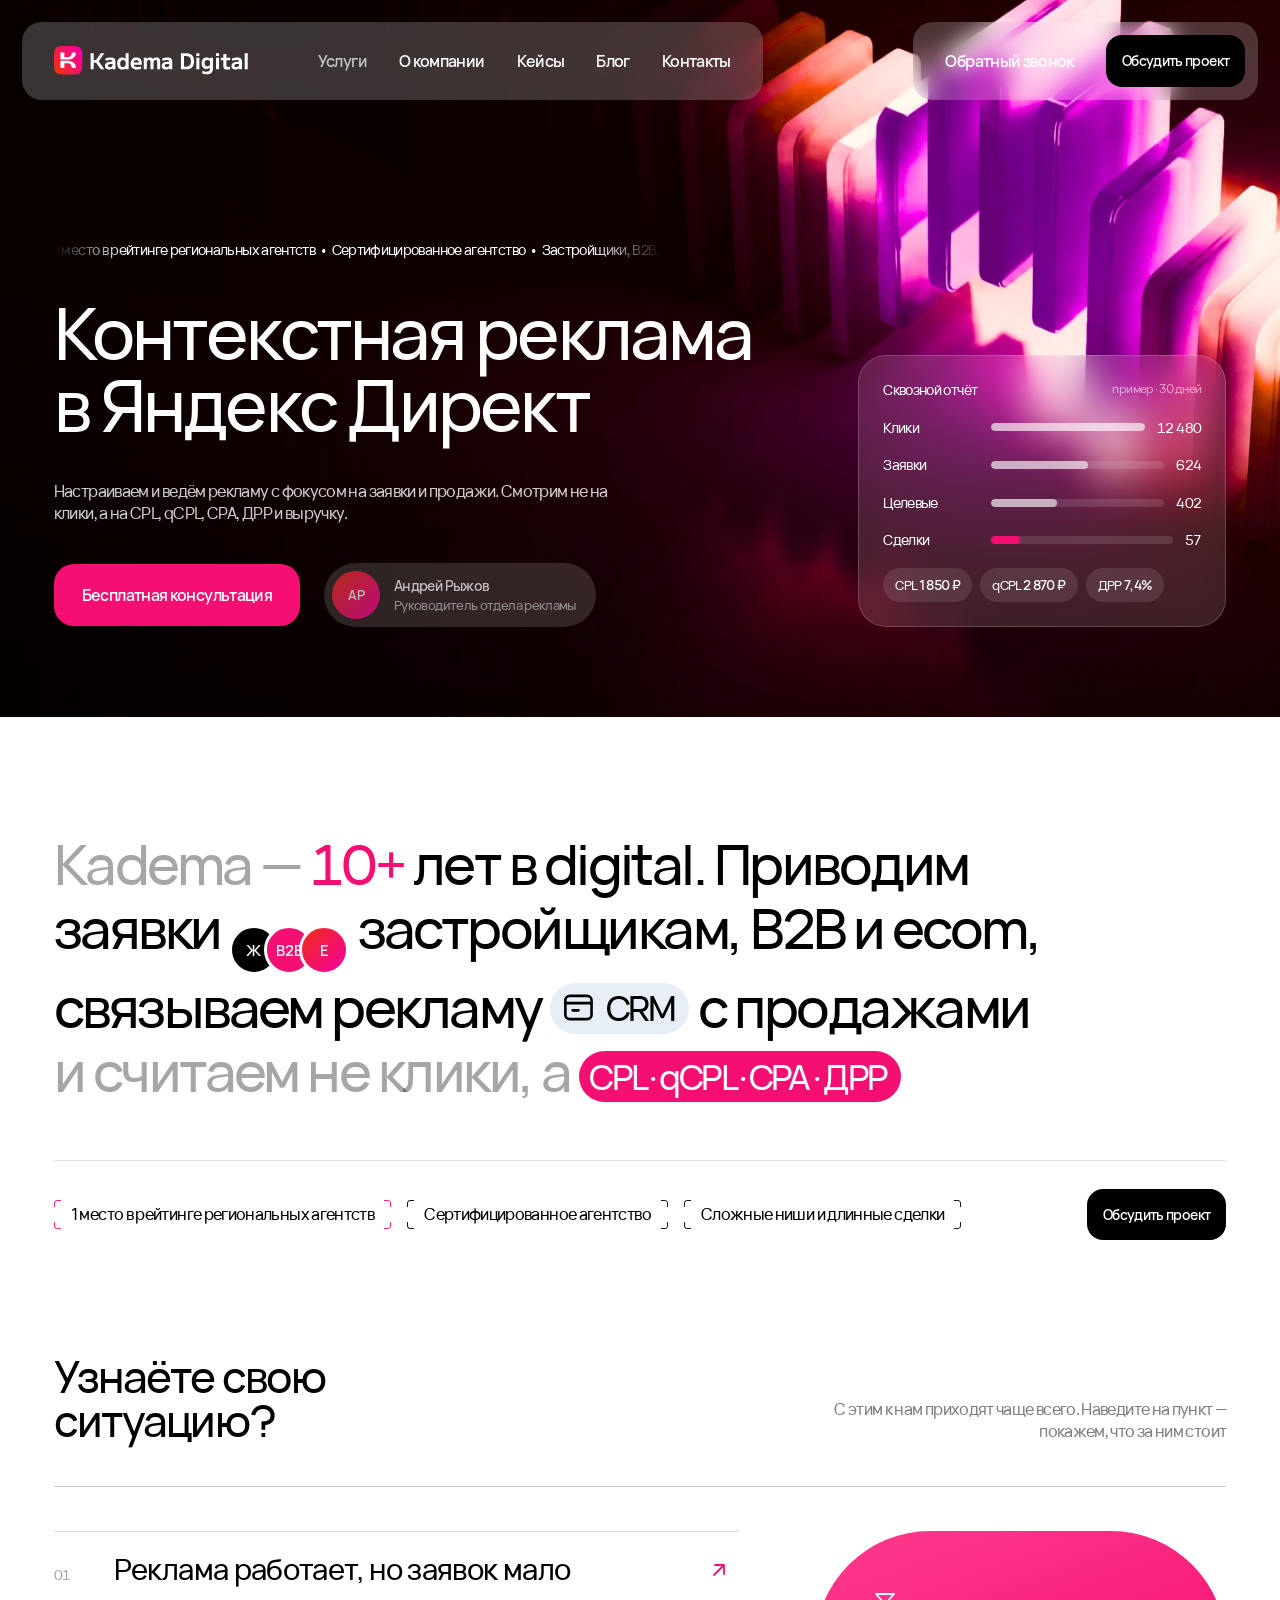
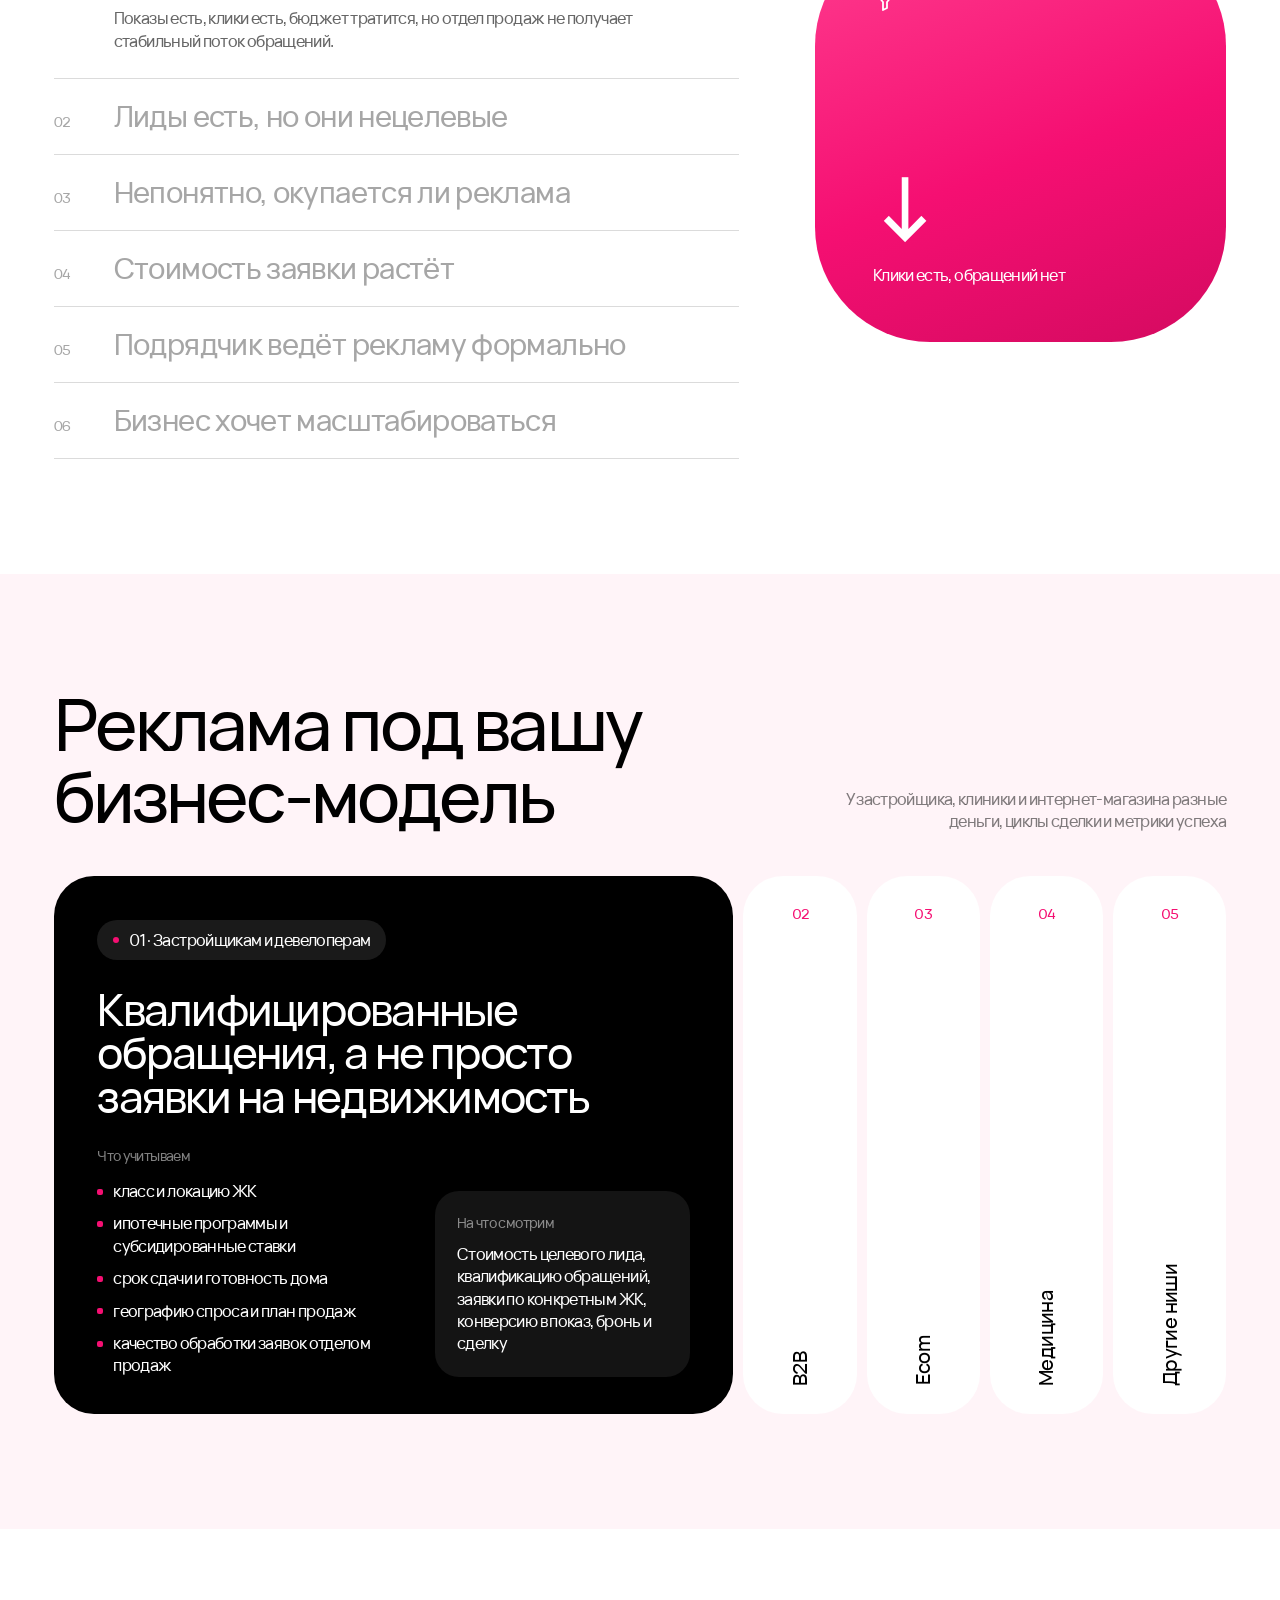
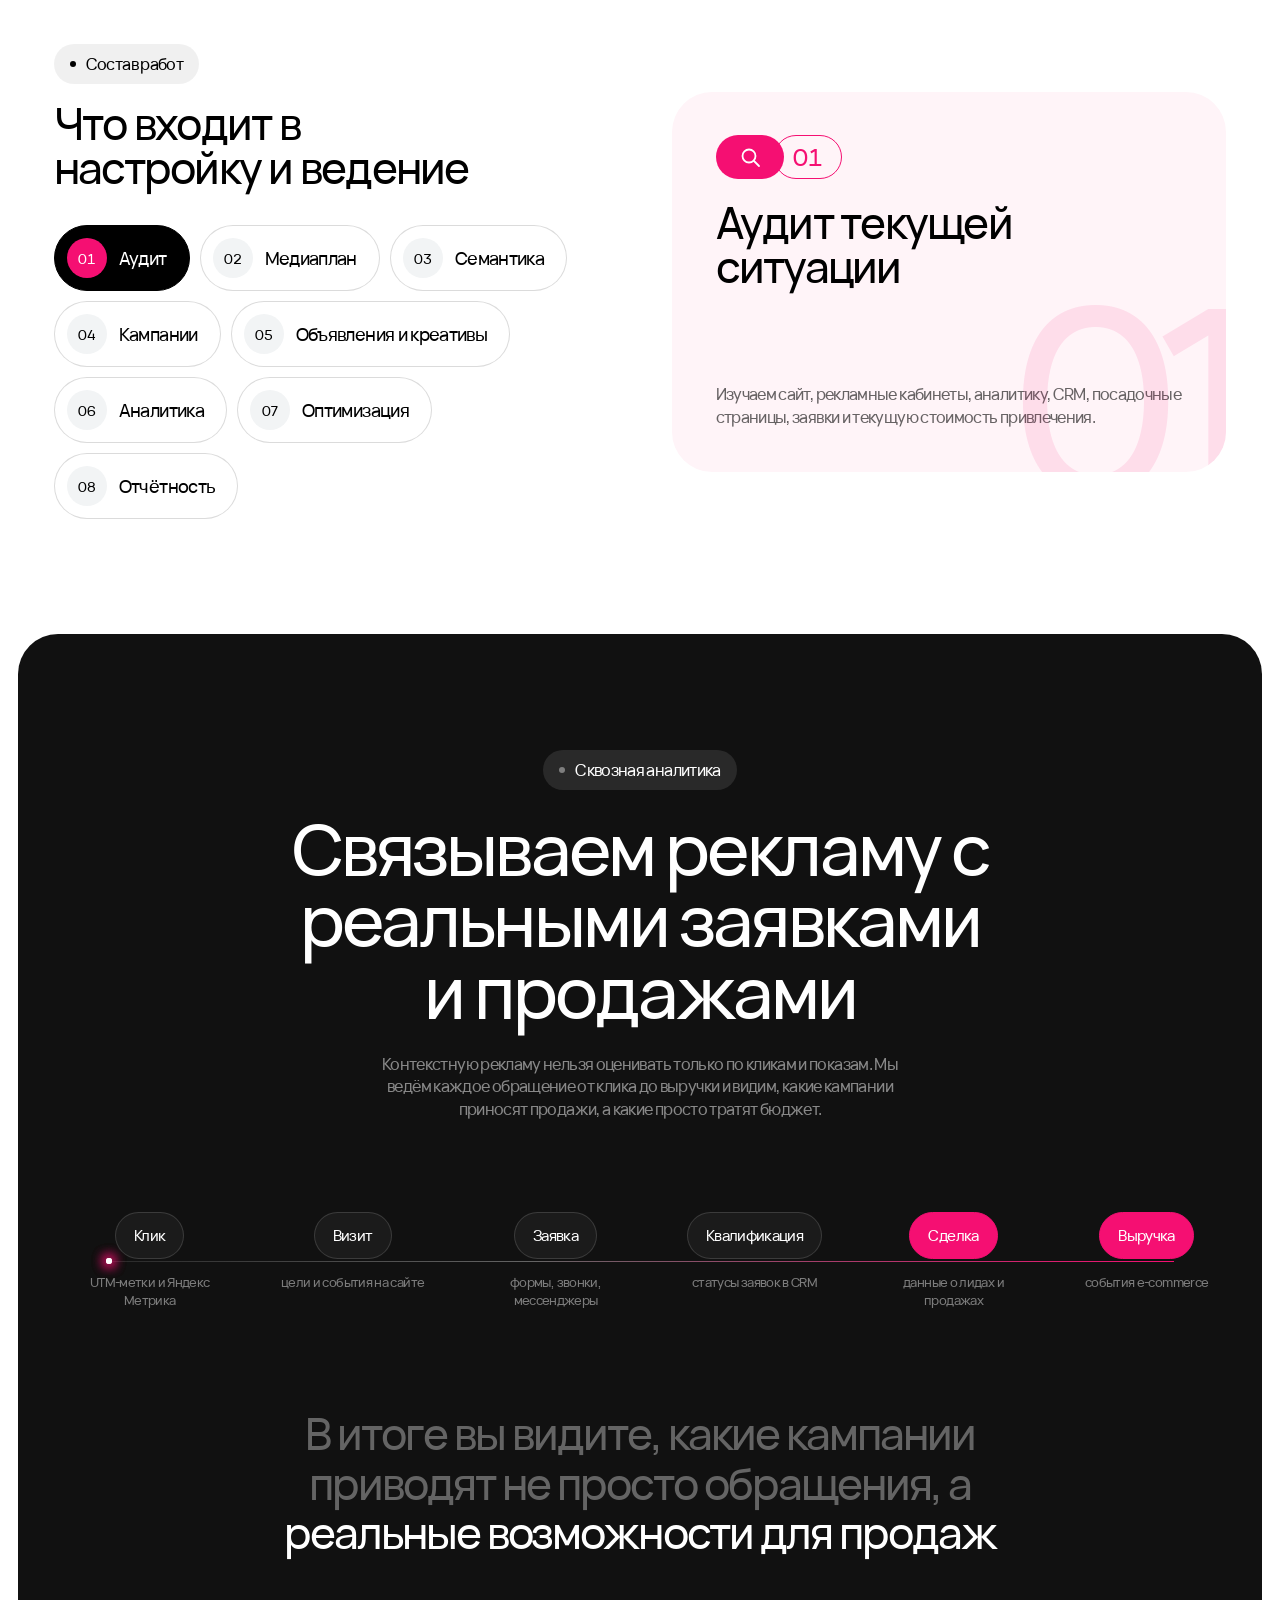
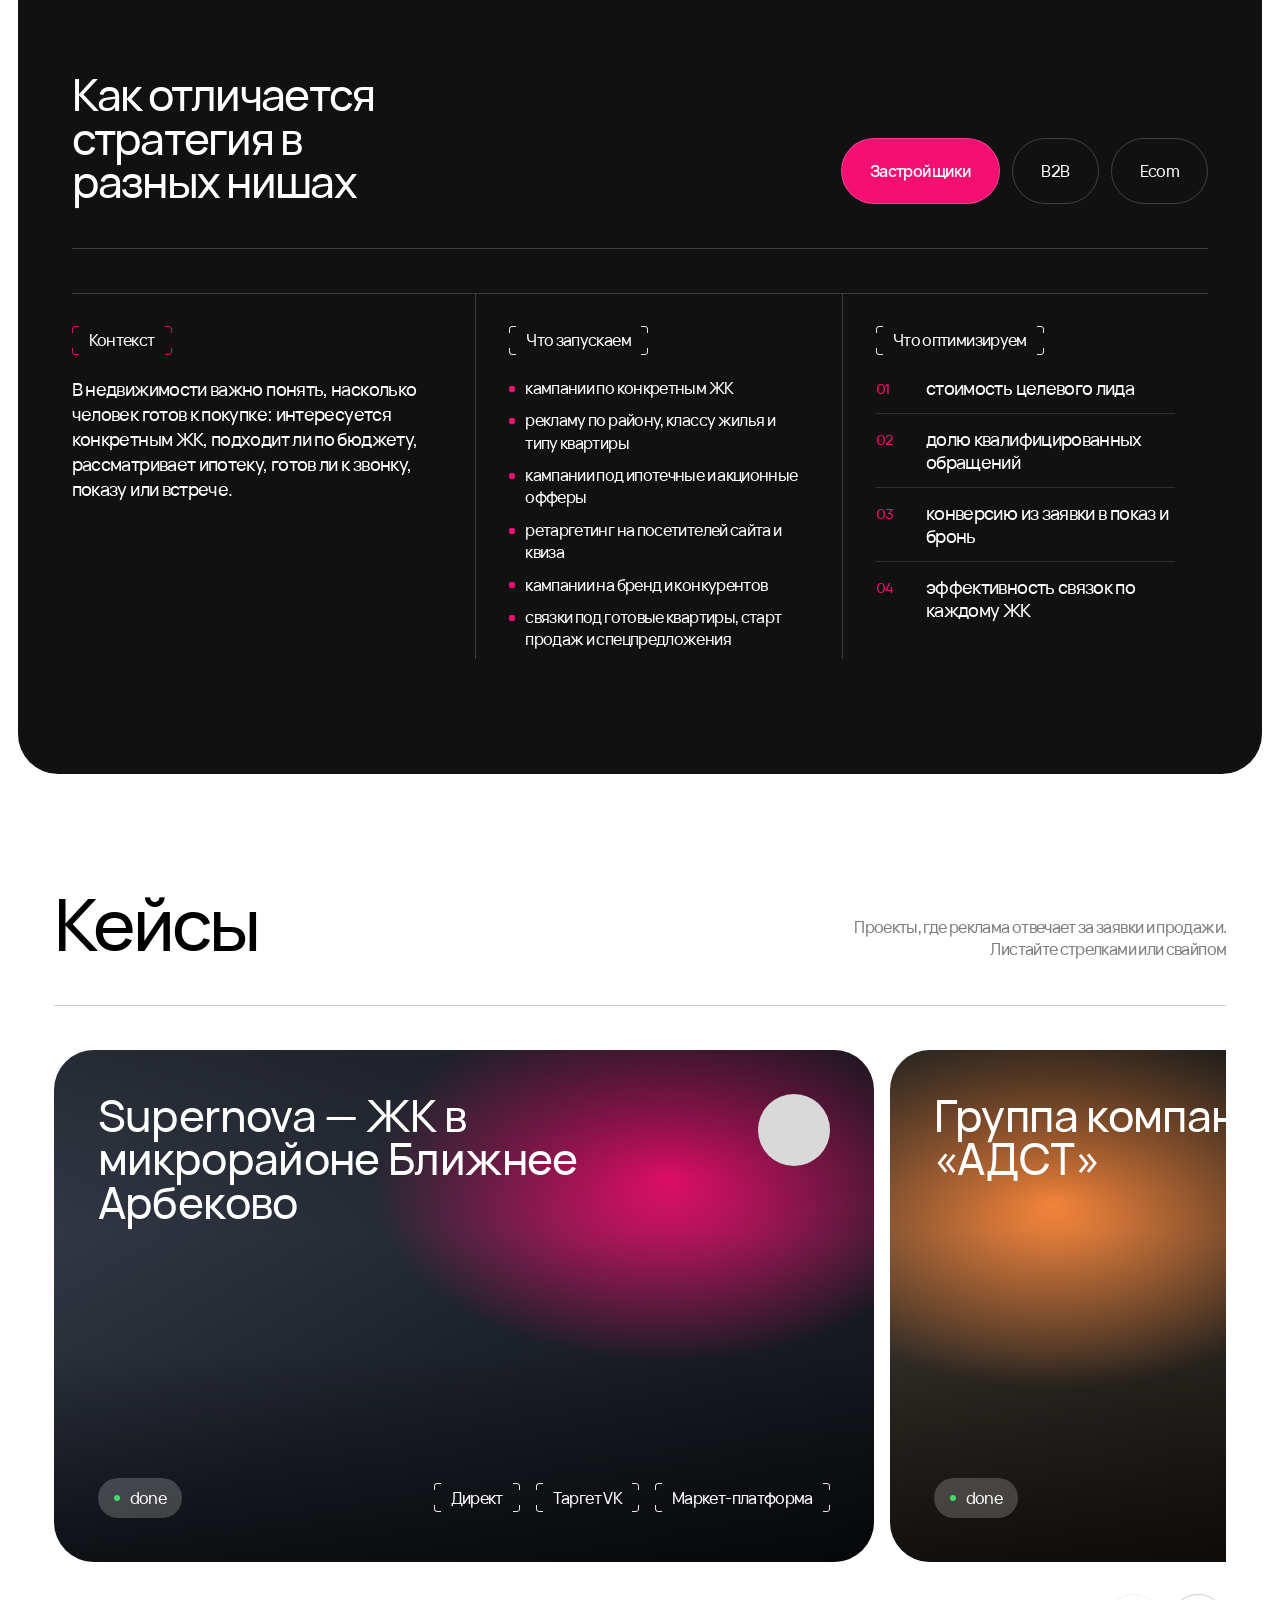
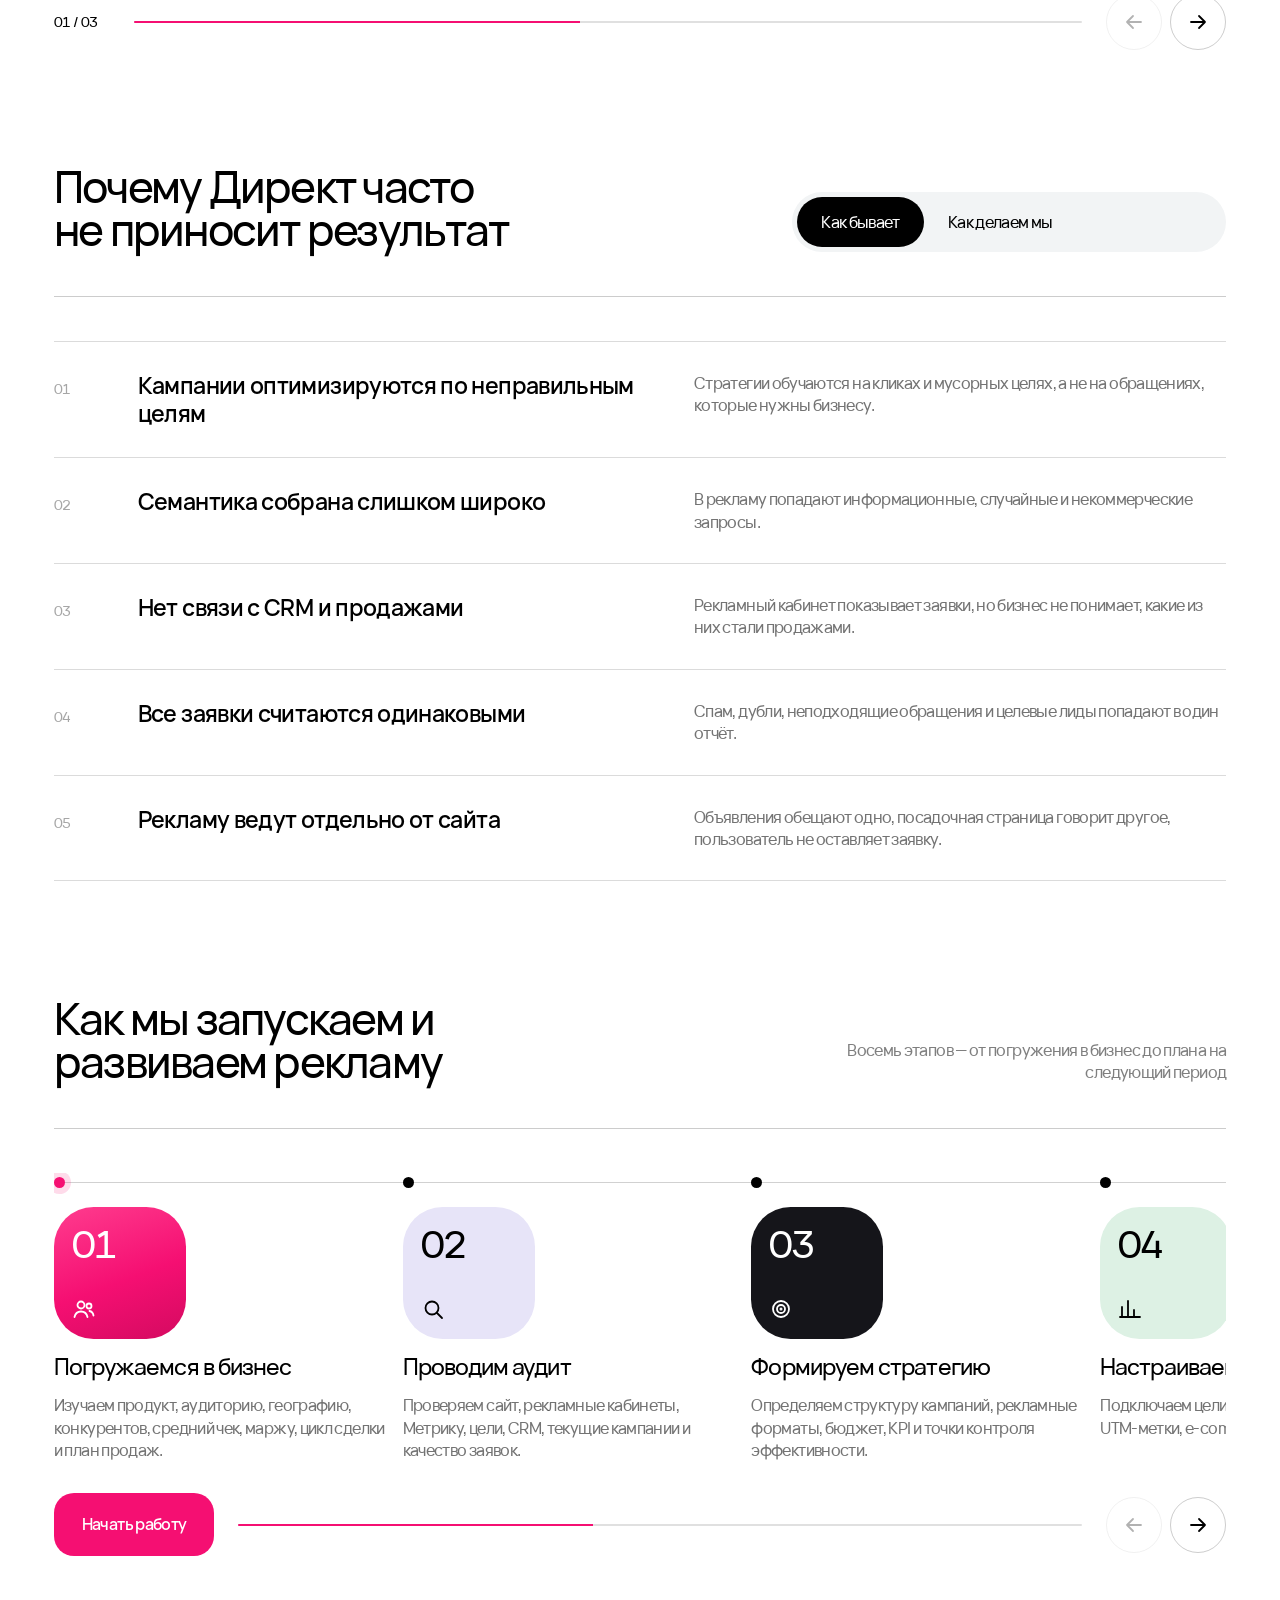
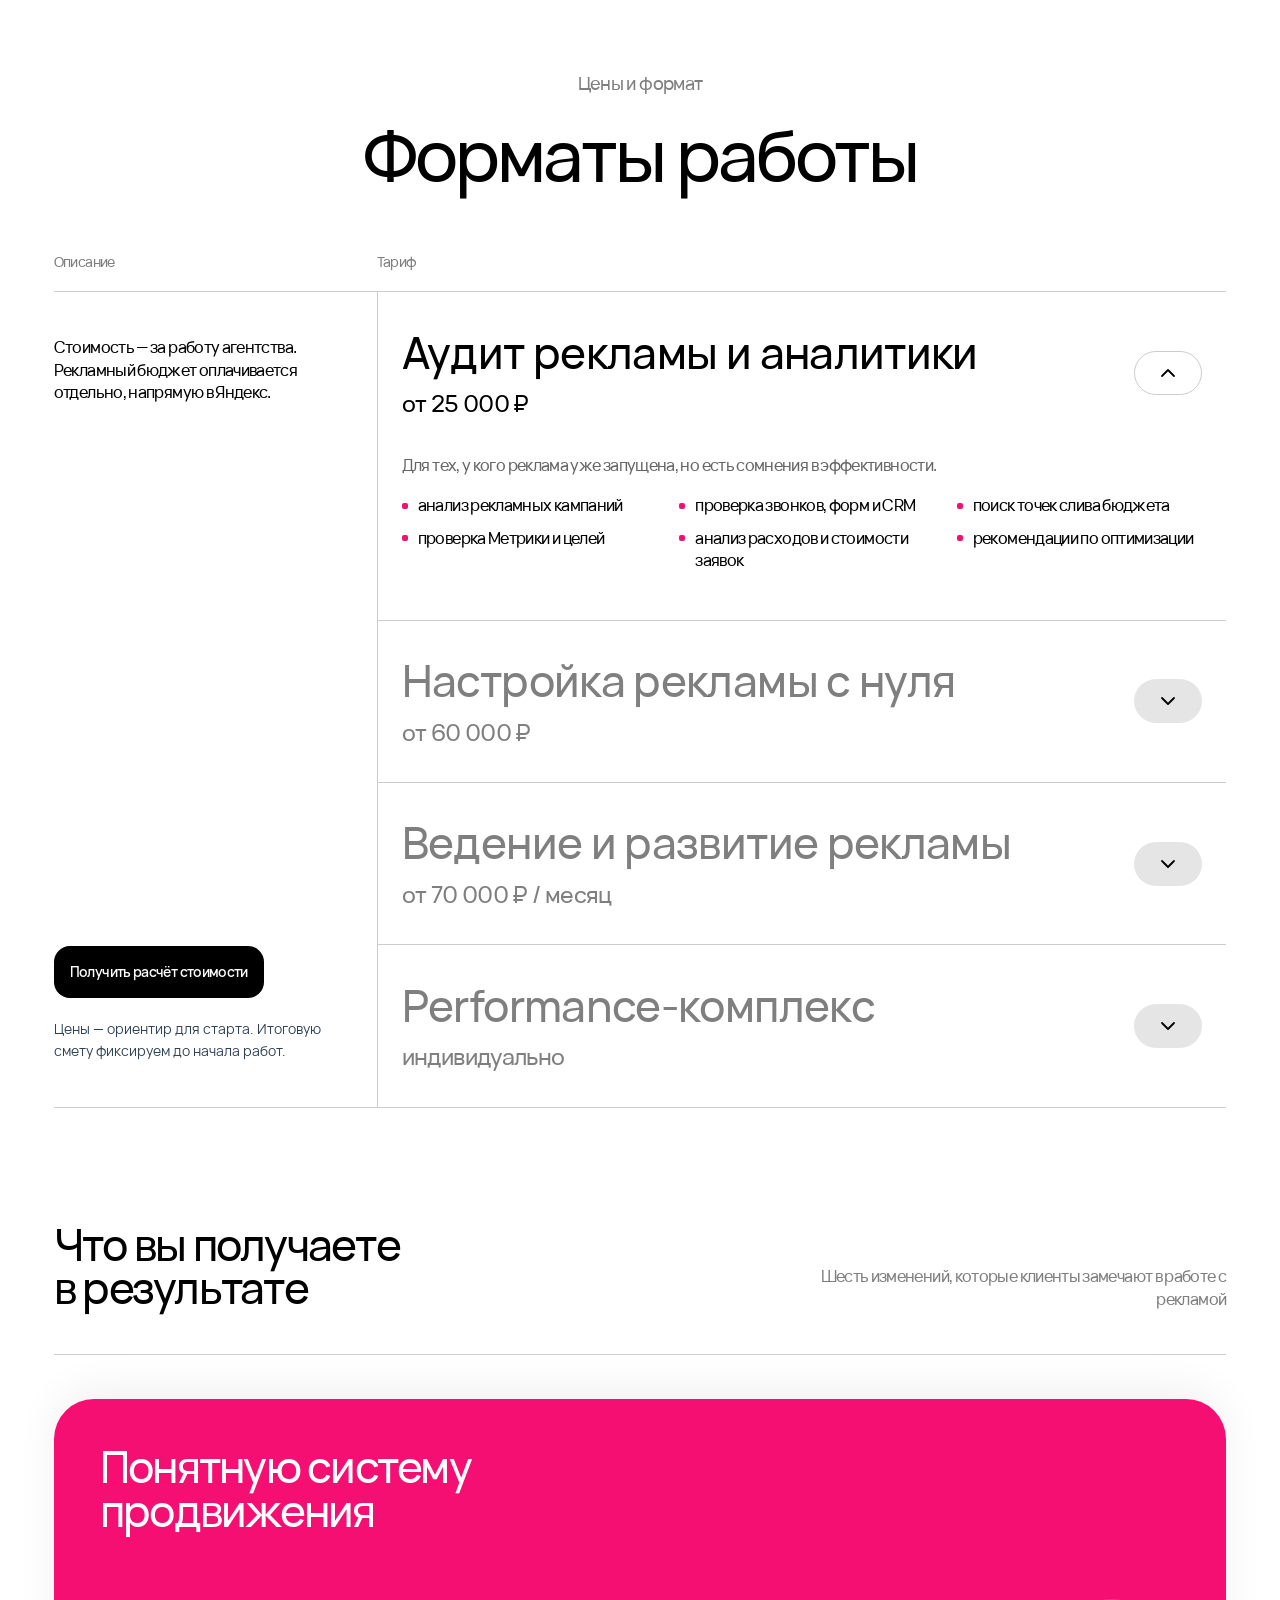
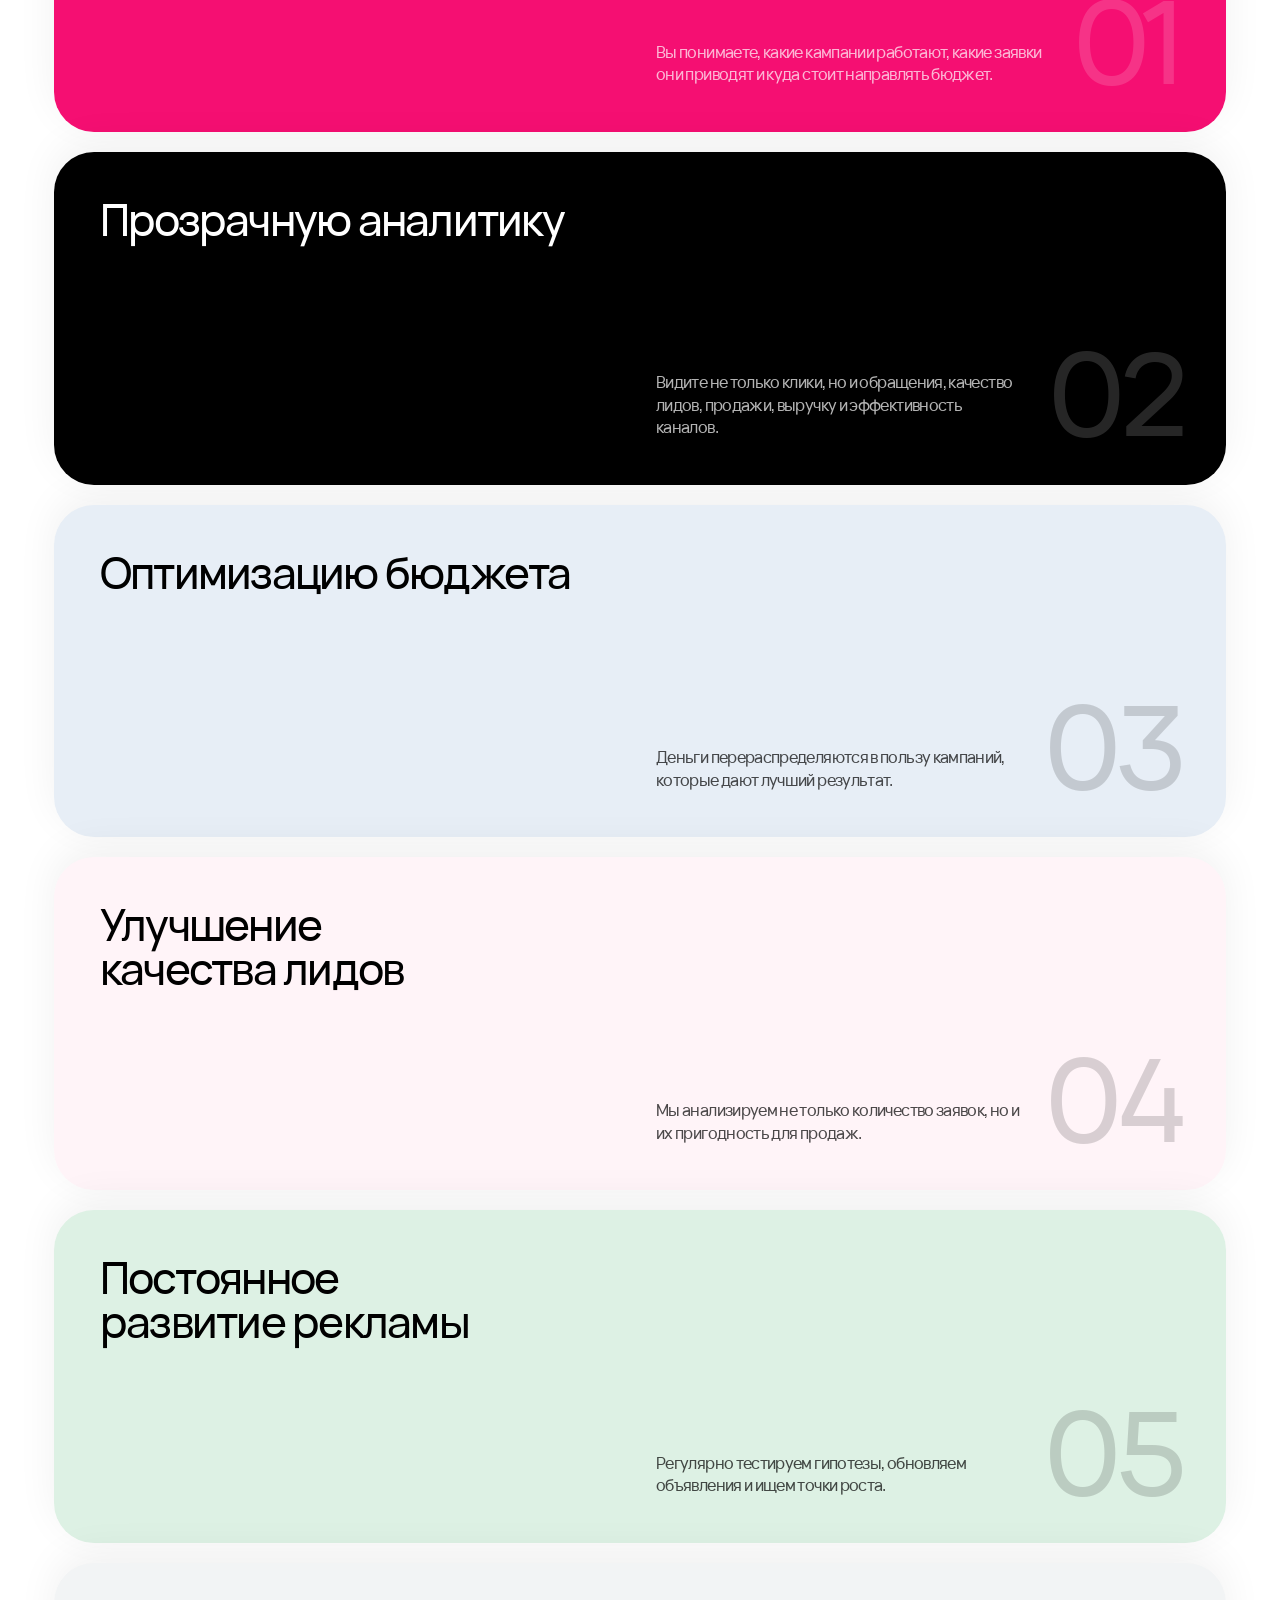
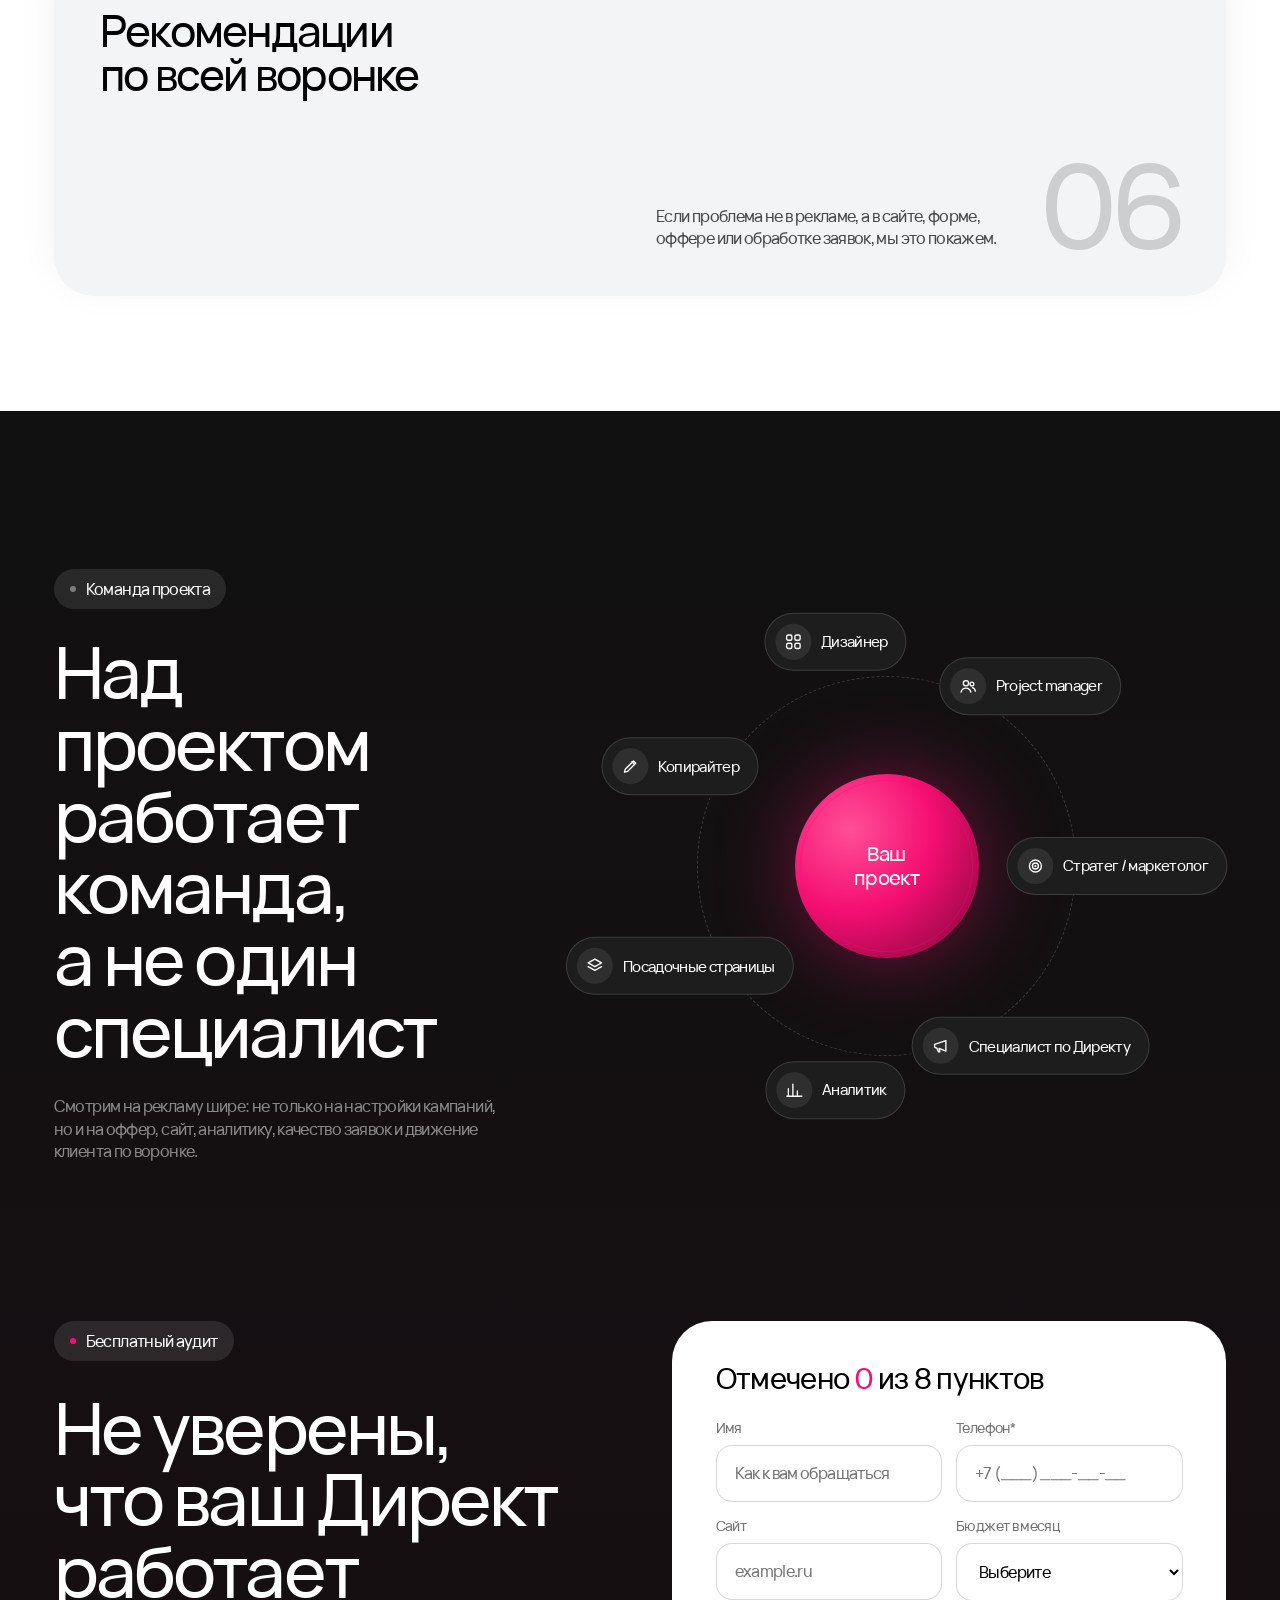
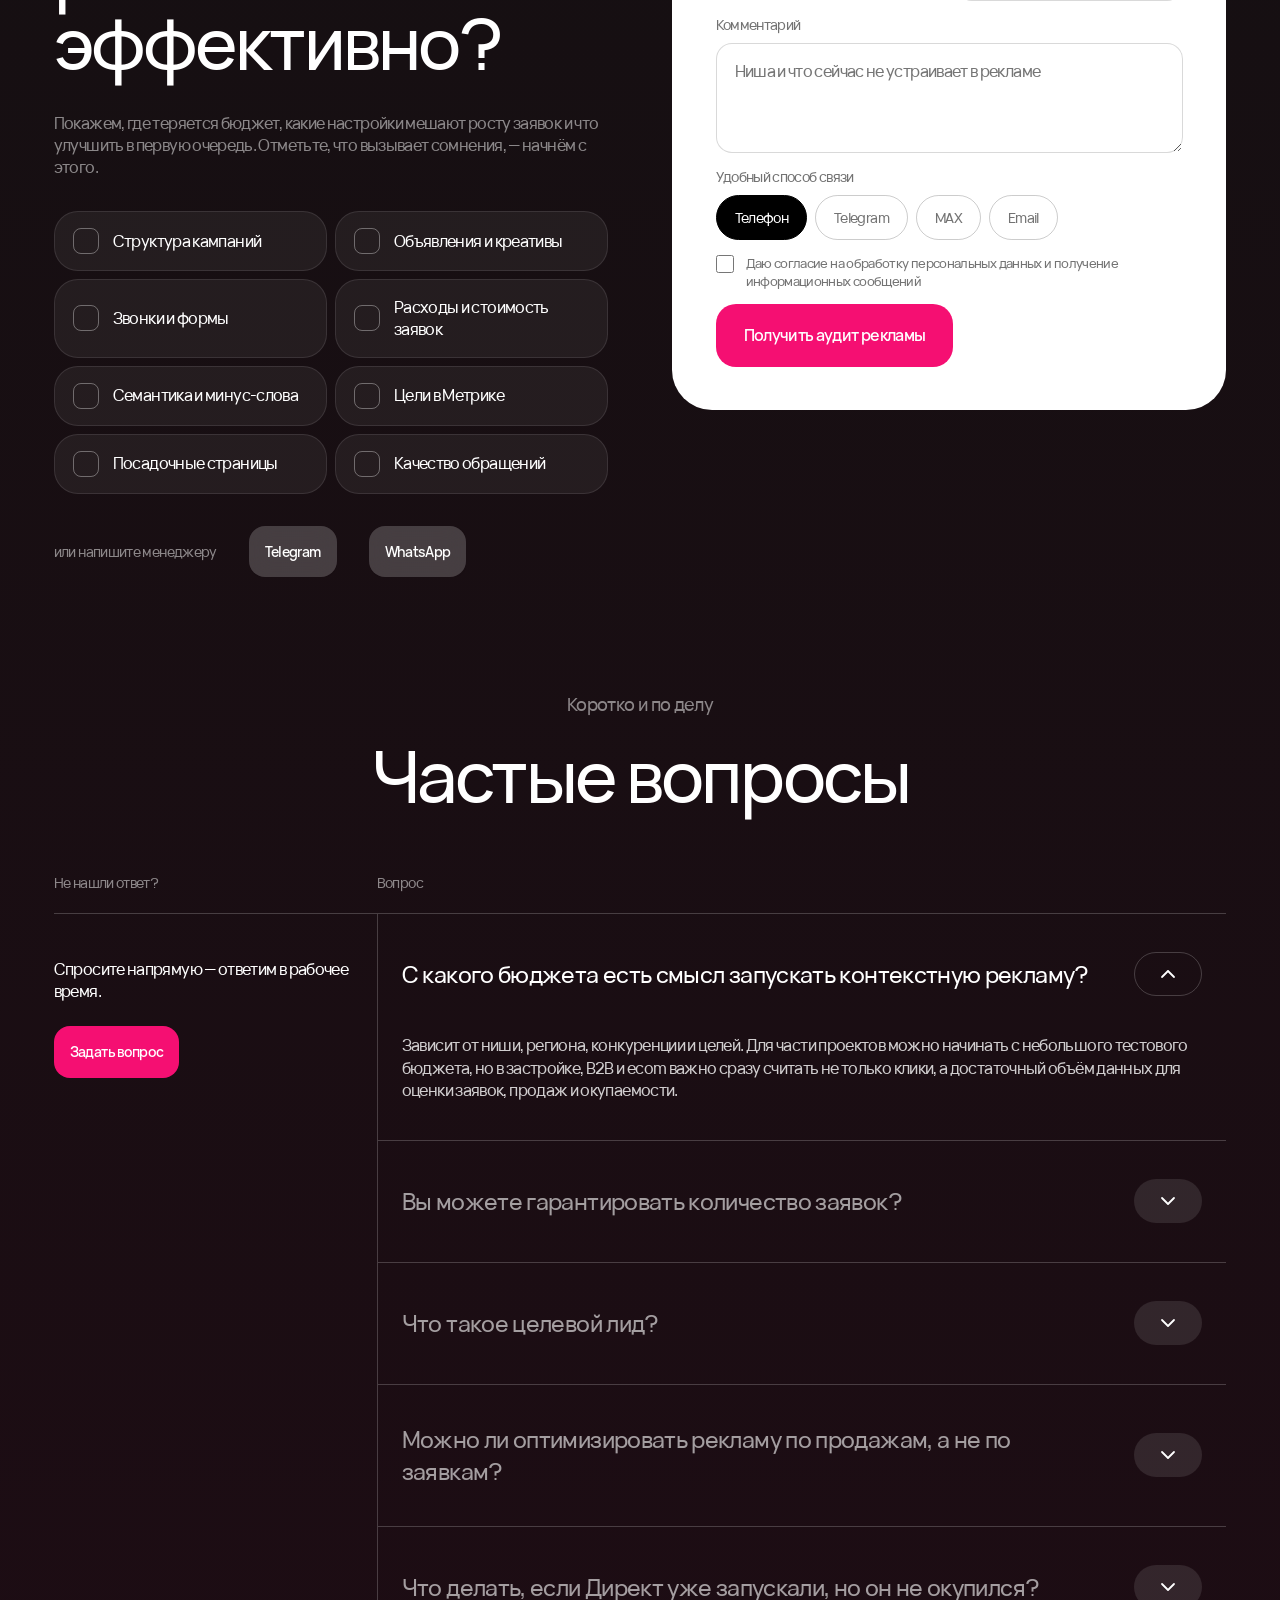
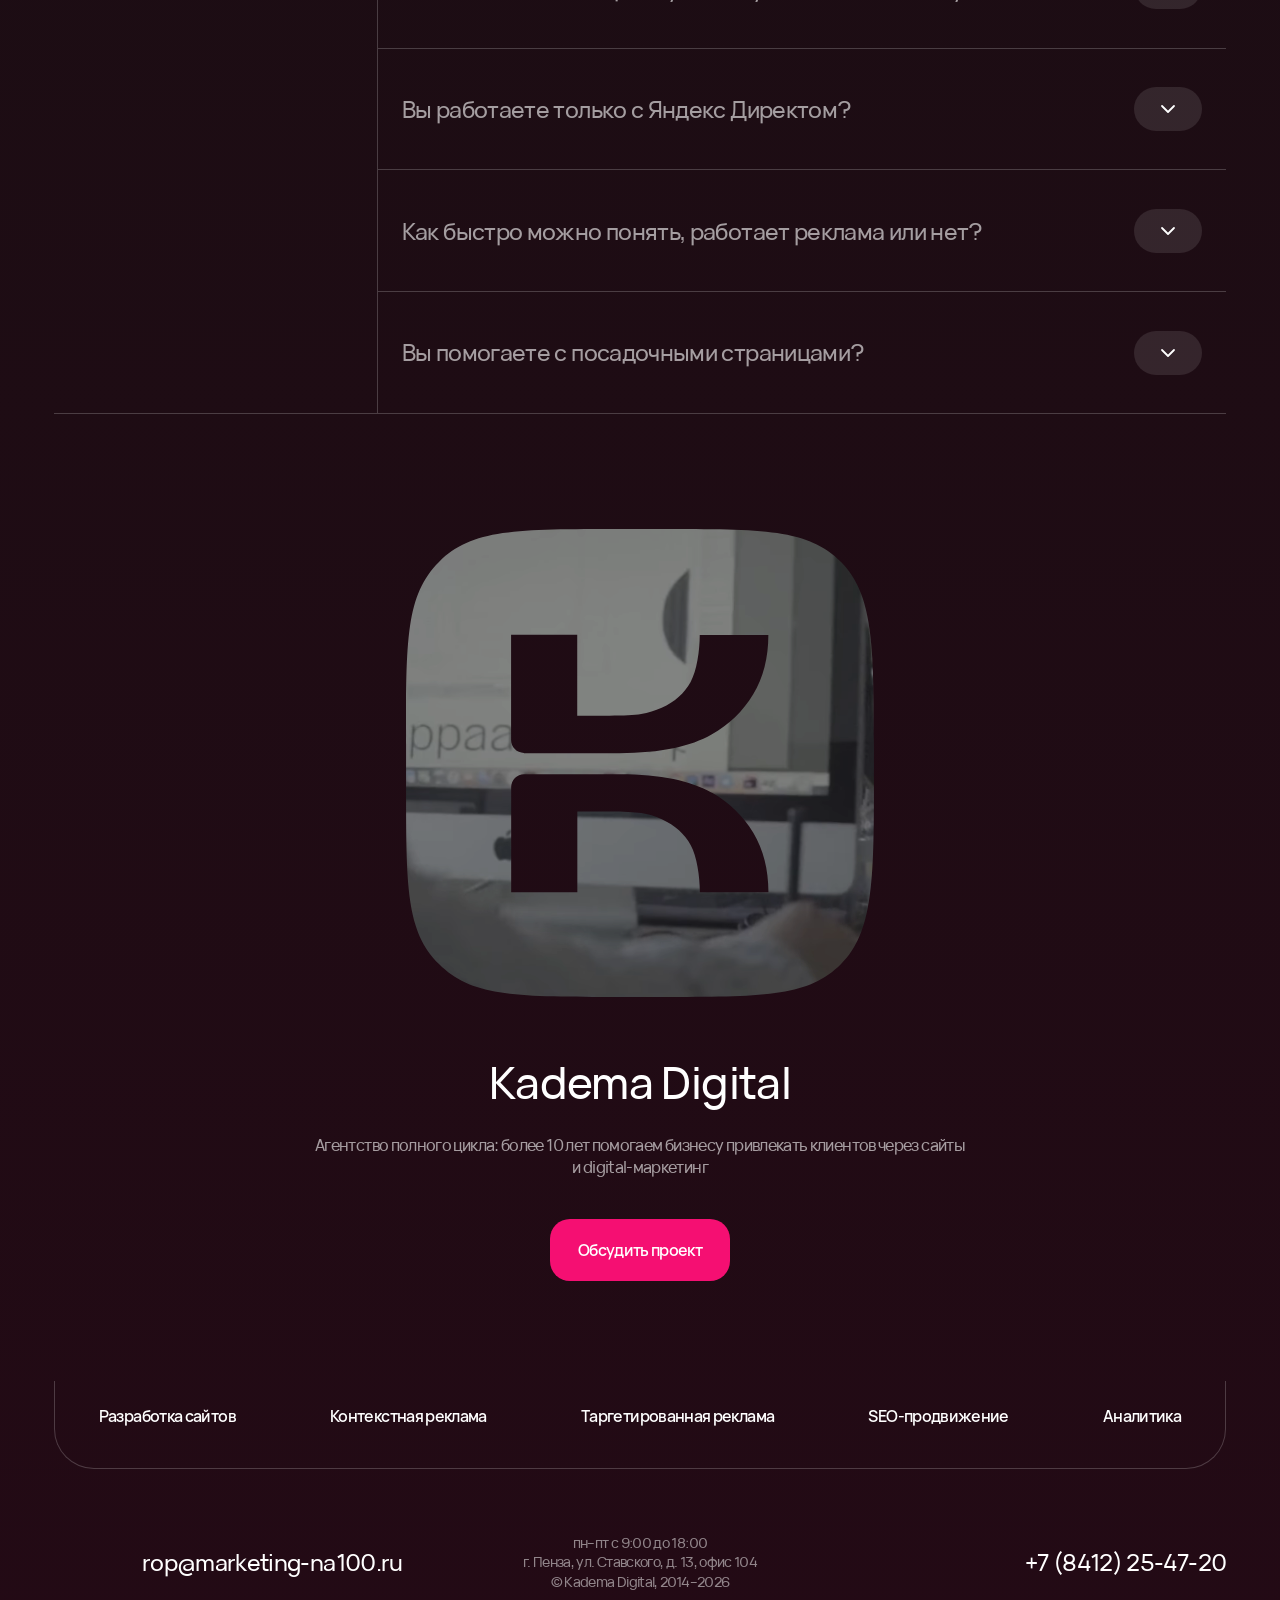
<file: direct/index.html>
<!doctype html>
<html lang="ru">
<head>
<meta charset="utf-8">
<meta name="viewport" content="width=device-width, initial-scale=1, viewport-fit=cover">
<title>Контекстная реклама в Яндекс Директ — Kadema Digital</title>
<link rel="stylesheet" href="../ui/kadema-ui.css?v=f64ed57e">
<script src="../ui/kadema-ui.js?v=62ce0368" defer></script>
<style>
  /* раскладки страницы «Директ»; компоненты — в kadema-ui.css (раздел «Блоки 2.0») */
  .d-hero { --k-hero-img: url(../kadema-digital/images/hero.webp); }
  .d-hero__grid { display: grid; grid-template-columns: minmax(0, 1.35fr) minmax(0, .65fr); gap: 40px; align-items: end; }
  .d-hero__grid > * { min-width: 0; }
  .d-hero__grid > div:first-child { display: flex; flex-direction: column; gap: clamp(24px, 3vw, 40px); }
  .d-hero .k-widget { justify-self: end; }
  .d-dark { margin-inline: clamp(8px, 1.4vw, 20px); border-radius: var(--k-r-xl); overflow: hidden; }
  .d-board { display: grid; grid-template-columns: 1.1fr 1fr 1fr; border-top: 1px solid rgba(255,255,255,.18); }
  .d-board > div { padding: 32px clamp(20px, 2.6vw, 40px) 8px 0; display: flex; flex-direction: column; gap: 22px; min-width: 0; }
  .d-board > div + div { padding-left: clamp(20px, 2.6vw, 40px); border-left: 1px solid rgba(255,255,255,.18); }
  .d-kpi { display: grid; }
  .d-kpi li { display: grid; grid-template-columns: 38px 1fr; gap: 12px; padding-block: 14px; border-top: 1px solid rgba(255,255,255,.12); font-size: 18px; line-height: 1.25; }
  .d-kpi li:first-child { border-top: 0; padding-top: 0; }
  .d-kpi b { font-weight: 500; font-size: 14px; color: var(--k-pink); padding-top: 3px; }
  .d-say-foot { display: flex; flex-wrap: wrap; justify-content: space-between; align-items: center; gap: 20px 40px; margin-top: 56px; padding-top: 28px; border-top: 1px solid rgba(0,0,0,.12); }
  .d-audit { display: grid; grid-template-columns: minmax(0, 1fr) minmax(0, 1fr); gap: clamp(32px, 5vw, 80px); align-items: start; }
  .d-audit__card { background: #fff; color: #000; border-radius: var(--k-r-xl); padding: clamp(24px, 3.4vw, 44px); position: sticky; top: 110px; }
  .d-team { display: grid; grid-template-columns: minmax(0, .8fr) minmax(0, 1.2fr); gap: 40px; align-items: center; }
  @media (max-width: 1000px) { .d-hero__grid, .d-audit, .d-team { grid-template-columns: 1fr; } .d-hero .k-widget { justify-self: start; } .d-audit__card { position: static; } .d-board { grid-template-columns: 1fr; } .d-board > div + div { padding-left: 0; border-left: 0; border-top: 1px solid rgba(255,255,255,.18); } }
</style>
</head>
<body>
<header class="k-header">
  <nav class="k-header__nav" aria-label="Основное меню">
    <a href="../kadema-digital/" class="k-logo" aria-label="Kadema Digital"><svg width="200" height="30" viewBox="0 0 200 30" fill="none" xmlns="http://www.w3.org/2000/svg" aria-hidden="true">
        <path fill-rule="evenodd" clip-rule="evenodd" d="M1.99583 1.99583C0 3.99083 0 6.63083 0 13.0558V15.3275C0 21.7525 0 24.3925 1.99583 26.3875C3.9275 28.32 6.4325 28.3833 12.4617 28.3833H15.915C21.9442 28.3833 24.4483 28.3192 26.3808 26.3875C28.3133 24.4558 28.3758 21.3775 28.3758 15.3558V13.035C28.3758 7.00583 28.3125 3.935 26.3808 1.99583C24.385 0 21.7458 0 15.32 0H13.05C6.63083 0 3.99083 0 1.99583 1.99583Z" fill="url(#paint0_linear_182_1530)"/>
        <path d="M7.14747 13.593H12.9425C14.2025 13.593 15.2991 13.4938 16.2116 13.303C17.1316 13.1046 17.9033 12.8288 18.5258 12.468C19.5688 11.8914 20.4406 11.049 21.0525 10.0263C21.6666 9.00797 21.9725 7.80547 21.9725 6.42464H17.8116V6.4463C17.8116 7.38797 17.6275 8.60464 17.2591 9.27714C16.8916 9.9488 16.3041 10.473 15.5041 10.848C15.1008 11.0313 14.6833 11.1588 14.2591 11.223C13.8341 11.2938 13.1975 11.3221 12.3408 11.3221H10.3808V6.41797H6.36914V12.8013C6.36914 13.2321 6.72247 13.5788 7.14747 13.5788V13.593ZM18.5325 15.9996C17.9103 15.6396 17.1389 15.3613 16.2183 15.1646C15.2989 14.9719 14.2091 14.8749 12.9491 14.8738H7.15331C7.05097 14.8734 6.94956 14.8932 6.85493 14.9322C6.7603 14.9711 6.67432 15.0284 6.60196 15.1008C6.5296 15.1732 6.47228 15.2591 6.43332 15.3538C6.39436 15.4484 6.37453 15.5498 6.37497 15.6521V22.0355H10.3875V17.1313H12.3475C13.2041 17.1313 13.8475 17.1671 14.2658 17.2313C14.6908 17.2938 15.1075 17.4213 15.5108 17.6063C16.3175 17.9813 16.8983 18.5046 17.2658 19.1763C17.6341 19.8488 17.8175 21.0655 17.8175 22.0071V22.028H21.9783C21.9783 20.6488 21.6675 19.4455 21.0583 18.4263C20.4448 17.4052 19.5738 16.5632 18.5325 15.9846V15.9996Z" fill="currentColor"/>
        <path fill-rule="evenodd" clip-rule="evenodd" d="M185.001 17.9146H183.986C183.134 17.9146 182.025 17.9837 181.255 18.3687C180.695 18.6487 180.415 19.0804 180.415 19.7104C180.415 20.1313 180.555 20.4812 180.87 20.7496C181.243 21.0646 181.757 21.1462 182.235 21.1462C182.726 21.1462 183.216 21.0646 183.671 20.8662C184.056 20.7029 184.406 20.4696 184.662 20.1312C184.896 19.8279 185.001 19.4896 185.001 19.1154V17.9146ZM153.252 20.3996C153.742 20.3996 154.244 20.3179 154.699 20.1079C155.084 19.9329 155.422 19.6754 155.667 19.3371C155.912 19.0104 156.017 18.6371 156.017 18.2288V16.1871C156.017 15.7787 155.901 15.4171 155.656 15.0904C155.399 14.7404 155.072 14.4954 154.687 14.3088C154.232 14.0988 153.742 14.0171 153.241 14.0171C152.471 14.0171 151.782 14.2387 151.268 14.8337C150.708 15.4871 150.557 16.3737 150.557 17.2021C150.557 18.0304 150.708 18.9404 151.268 19.5829C151.782 20.1663 152.471 20.3879 153.241 20.3879L153.252 20.3996ZM115.25 17.9137H114.235C113.382 17.9137 112.274 17.9837 111.504 18.3687C110.944 18.6487 110.664 19.0804 110.664 19.7104C110.664 20.1313 110.792 20.4812 111.119 20.7496C111.492 21.0646 112.006 21.1462 112.484 21.1462C112.977 21.1525 113.465 21.0572 113.919 20.8662C114.305 20.7029 114.655 20.4696 114.912 20.1312C115.145 19.8279 115.25 19.4896 115.25 19.1154V17.9137ZM79.6858 16.4446H84.925C84.8666 15.8263 84.7033 15.1729 84.3183 14.6829C83.84 14.0879 83.1516 13.8896 82.4041 13.8896C81.6108 13.8896 80.8641 14.0996 80.3391 14.7296C79.9425 15.2079 79.7558 15.8263 79.6858 16.4446ZM68.835 21.0771C69.3366 21.0771 69.85 20.9837 70.2933 20.7387C70.6878 20.5226 71.0241 20.2141 71.2733 19.8396C71.53 19.4546 71.635 19.0229 71.635 18.5562V16.5146C71.6466 16.0479 71.5533 15.6046 71.285 15.2196C71.0271 14.8516 70.6877 14.5481 70.2933 14.3329C69.85 14.0762 69.3483 13.9829 68.8466 13.9829C68.0525 14.0062 67.3758 14.2746 66.8741 14.9046C66.2908 15.6279 66.1508 16.6429 66.1508 17.5412C66.1508 18.4513 66.3141 19.4554 66.8741 20.1904C67.3641 20.8321 68.0408 21.0771 68.835 21.0771ZM58.4616 17.9271H57.4466C56.595 17.9271 55.4866 17.9962 54.7166 18.3812C54.1566 18.6612 53.8766 19.0929 53.8766 19.7229C53.8766 20.1437 54.0166 20.4937 54.3316 20.7621C54.705 21.0771 55.2183 21.1587 55.6966 21.1587C56.1866 21.1587 56.6766 21.0771 57.1316 20.8787C57.5166 20.7154 57.8666 20.4821 58.1233 20.1437C58.3566 19.8404 58.4616 19.5021 58.4616 19.1279V17.9271ZM130.01 9.88625L130.033 20.6212L131.83 20.6446C132.81 20.6446 133.895 20.5046 134.782 20.0729C135.528 19.7112 136.065 19.1271 136.403 18.3687C136.823 17.4237 136.94 16.2804 136.952 15.2654C136.952 14.2504 136.823 13.0954 136.403 12.1496C136.065 11.3912 135.528 10.8196 134.782 10.4579C133.895 10.0262 132.81 9.89792 131.83 9.88625H130.01ZM190.683 23.3746V7.15625H193.74V23.3746H190.683ZM184.989 15.6854C184.989 15.3471 184.931 14.9621 184.802 14.6704C184.686 14.4021 184.476 14.2387 184.207 14.1337C183.822 13.9937 183.309 13.9704 182.889 13.9821C182.142 13.9821 181.407 14.0638 180.672 14.1921C179.937 14.3321 179.213 14.5421 178.525 14.8337L178.315 14.9271L177.907 12.4421L178.047 12.3837C178.853 12.0869 179.685 11.864 180.532 11.7179C181.433 11.5544 182.347 11.4724 183.262 11.4729C184.184 11.4729 185.187 11.5546 186.027 11.9054C186.727 12.1971 187.252 12.6871 187.556 13.3871C187.917 14.1921 188.011 15.1721 188.011 16.0471V23.3512H185.106L185.082 22.2546C184.651 22.6396 184.126 22.9196 183.589 23.1296C182.856 23.4131 182.076 23.5595 181.29 23.5612C180.263 23.5612 179.26 23.3162 178.502 22.5929C177.767 21.8929 177.475 20.9712 177.475 19.9787C177.475 18.6371 177.977 17.5404 179.097 16.7704C180.368 15.8954 182.083 15.6737 183.589 15.6737H184.989V15.6854ZM169.354 14.2038H166.833V11.7062H169.354V8.00792H172.411V11.7062H176.215V14.2038H172.411V19.2087C172.411 19.6171 172.446 20.2712 172.726 20.5979C172.982 20.9012 173.484 20.9596 173.857 20.9596C174.184 20.9596 174.511 20.9246 174.826 20.8779C175.132 20.8282 175.433 20.7501 175.725 20.6446L175.947 20.5629L176.227 23.1412L176.075 23.1879C175.608 23.3279 175.141 23.4329 174.662 23.5029C174.214 23.5634 173.762 23.5946 173.309 23.5963C172.294 23.5963 171.069 23.4446 170.299 22.7212C169.529 22.0096 169.354 20.8896 169.354 19.8971V14.2038ZM162.038 23.3746L162.015 11.7762H165.048L165.072 23.3746H162.038ZM162.015 10.0612V7.15625H165.048L165.072 10.0846L162.015 10.0612ZM156.017 21.7062C155.621 22.0745 155.158 22.3635 154.652 22.5579C153.987 22.8263 153.276 22.9429 152.552 22.9429C151.128 22.9429 149.845 22.5229 148.9 21.4263C147.897 20.2712 147.593 18.7187 147.593 17.2262C147.593 15.7321 147.897 14.1804 148.9 13.0254C149.845 11.9288 151.128 11.5087 152.552 11.5087C153.299 11.5087 154.022 11.6254 154.711 11.9054C155.224 12.1037 155.702 12.3837 156.111 12.7571L156.134 11.7304H159.016V21.9746C159.016 23.6079 158.712 25.4163 157.534 26.6412C156.344 27.8662 154.559 28.1704 152.926 28.1704C152.05 28.1704 151.187 28.0888 150.335 27.9021C149.612 27.7504 148.888 27.5171 148.247 27.1437L148.142 27.0854L148.55 24.6112L148.783 24.7396C149.343 25.0662 149.962 25.2763 150.592 25.4279C151.268 25.5912 151.968 25.6729 152.669 25.6729C153.556 25.6729 154.629 25.5329 155.259 24.8329C155.912 24.1096 156.029 22.8846 156.029 21.9629V21.7062H156.017ZM142.354 23.3746L142.331 11.7762H145.365L145.388 23.3746H142.354ZM142.331 10.0612V7.15625H145.365L145.388 10.0846L142.331 10.0612ZM115.238 15.6971C115.238 15.3588 115.18 14.9738 115.052 14.6821C114.935 14.4138 114.725 14.2504 114.457 14.1454C114.071 14.0054 113.557 13.9821 113.137 13.9937C112.391 13.9937 111.656 14.0754 110.921 14.2038C110.186 14.3438 109.462 14.5537 108.774 14.8454L108.564 14.9388L108.156 12.4537L108.296 12.3954C109.102 12.0986 109.934 11.8757 110.781 11.7296C111.682 11.5661 112.595 11.4841 113.511 11.4846C114.433 11.4846 115.437 11.5662 116.277 11.9162C116.977 12.2079 117.502 12.6987 117.805 13.3987C118.167 14.2037 118.26 15.1838 118.26 16.0588V23.3629H115.355L115.332 22.2662C114.9 22.6512 114.375 22.9312 113.837 23.1412C113.104 23.4247 112.325 23.571 111.539 23.5729C110.512 23.5729 109.509 23.3279 108.751 22.6046C108.016 21.9046 107.724 20.9829 107.724 19.9904C107.724 18.6487 108.226 17.5521 109.346 16.7821C110.617 15.9071 112.332 15.6854 113.837 15.6854H115.238V15.6971ZM92.6725 12.8154C93.035 12.4478 93.4571 12.1441 93.9208 11.9171C94.5625 11.6129 95.2741 11.4963 95.9741 11.4963C96.6741 11.4963 97.3391 11.6013 97.9341 11.9171C98.3891 12.1504 98.7516 12.4879 99.0083 12.9204C99.3988 12.4739 99.88 12.1159 100.42 11.8704C101.073 11.5896 101.785 11.4846 102.497 11.4846C103.512 11.4846 104.597 11.7062 105.285 12.5121C105.997 13.3521 106.148 14.6004 106.148 15.6621V23.3629H103.197V16.3154C103.197 15.7671 103.138 15.0087 102.812 14.5537C102.532 14.1571 102.1 14.0404 101.633 14.0404C101.015 14.0404 100.467 14.2271 100.058 14.6937C99.615 15.1954 99.475 15.8371 99.475 16.4904V23.3629H96.4991V16.1171C96.4991 15.5921 96.4175 14.9737 96.0791 14.5421C95.7875 14.1687 95.3791 14.0404 94.9241 14.0404C94.5275 14.0404 94.1658 14.1454 93.8391 14.3554C93.5098 14.5725 93.2409 14.8695 93.0575 15.2187C92.8475 15.6037 92.7658 16.0354 92.7658 16.4788V23.3512H89.79V11.6946H92.6258L92.6608 12.7921L92.6725 12.8154ZM79.6741 18.7537C79.7558 19.3604 79.9775 19.9329 80.4325 20.3646C81.0975 20.9712 82.0775 21.1112 82.9408 21.1112C83.5833 21.1112 84.2366 21.0412 84.8666 20.9246C85.485 20.8196 86.0916 20.6679 86.675 20.4462L86.885 20.3646L87.27 22.8146L87.13 22.8729C86.5116 23.1179 85.8583 23.2812 85.205 23.4096C84.4933 23.5379 83.77 23.6079 83.0466 23.6079C81.3425 23.6079 79.5925 23.2462 78.3208 22.0329C77.0725 20.8546 76.6525 19.2329 76.6525 17.5521C76.6525 15.8713 77.0375 14.3321 78.1925 13.1304C79.3125 11.9512 80.7941 11.5079 82.3925 11.5079C83.91 11.5079 85.345 11.9054 86.395 13.0487C87.48 14.2271 87.8066 15.8137 87.8066 17.3654C87.8066 17.5987 87.8066 17.8204 87.7833 18.0537C87.7833 18.2404 87.76 18.4271 87.7366 18.6138L87.7133 18.7771H79.6625L79.6741 18.7537ZM71.6233 12.8271L71.6466 7.15625H74.6216V23.3746H71.7633L71.74 22.2546C71.3316 22.6512 70.8533 22.9546 70.3283 23.1762C69.6406 23.4618 68.9021 23.6046 68.1575 23.5963C66.6991 23.5963 65.4391 23.1179 64.5058 21.9862C63.4908 20.7496 63.1991 19.1037 63.1991 17.5529C63.1991 16.0004 63.4908 14.3437 64.5058 13.1187C65.4391 11.9871 66.6991 11.5079 68.1583 11.5079C68.8816 11.5079 69.605 11.6246 70.27 11.9162C70.7833 12.1387 71.2383 12.4412 71.6233 12.8387V12.8271ZM58.45 15.6971C58.45 15.3588 58.3916 14.9738 58.2633 14.6821C58.1466 14.4138 57.9366 14.2504 57.6683 14.1454C57.2833 14.0054 56.77 13.9821 56.35 13.9937C55.6033 13.9937 54.8683 14.0754 54.1333 14.2038C53.3983 14.3438 52.675 14.5537 51.9858 14.8454L51.7758 14.9388L51.3675 12.4537L51.5075 12.3954C52.3142 12.0985 53.1462 11.8757 53.9933 11.7296C54.8941 11.5661 55.8078 11.4841 56.7233 11.4846C57.645 11.4846 58.6483 11.5662 59.4883 11.9162C60.1883 12.2079 60.7133 12.6987 61.0175 13.3987C61.3791 14.2037 61.4725 15.1838 61.4725 16.0588V23.3629H58.5666L58.5433 22.2662C58.1116 22.6512 57.5866 22.9312 57.05 23.1412C56.3168 23.4247 55.5377 23.571 54.7516 23.5729C53.725 23.5729 52.7216 23.3279 51.9625 22.6046C51.2275 21.9046 50.9358 20.9829 50.9358 19.9904C50.9358 18.6487 51.4375 17.5521 52.5575 16.7821C53.83 15.9071 55.545 15.6854 57.05 15.6854H58.45V15.6971ZM44.67 15.2654L50.3533 23.3746H46.8166L42.0916 16.6304H39.7V23.3746H36.6191V7.15625H39.7V13.9004H42.0916L46.8166 7.15625H50.3525L44.67 15.2654ZM126.941 23.3746V7.15625H131.643C133.848 7.15625 136.322 7.55292 137.967 9.15125C139.601 10.7262 140.032 13.0837 140.032 15.2654C140.032 17.4471 139.601 19.8038 137.967 21.3796C136.31 22.9779 133.848 23.3746 131.643 23.3746H126.941Z" fill="currentColor"/>
        <defs>
        <linearGradient id="paint0_linear_182_1530" x1="0.4525" y1="23.09" x2="27.3783" y2="5.64667" gradientUnits="userSpaceOnUse">
        <stop stop-color="#F02D13"/>
        <stop offset="1" stop-color="#F700A1"/>
        </linearGradient>
        </defs>
        </svg></a>
    <div class="k-header__links">
      <a href="#" aria-current="page">Услуги</a>
      <a href="#">О компании</a>
      <a href="#">Кейсы</a>
      <a href="#">Блог</a>
      <a href="#">Контакты</a>
    </div>
    <button class="k-burger" type="button" aria-label="Меню" aria-expanded="false" aria-controls="k-menu"><i></i><i></i></button>
  </nav>
  <div class="k-header__cta">
    <a href="#" data-k-modal>Обратный звонок</a>
    <a href="#" class="k-btn k-btn--black" data-k-modal>Обсудить проект</a>
  </div>
</header>
<nav class="k-menu" id="k-menu" hidden aria-label="Меню">
  <a href="#">Услуги</a><a href="#">О компании</a><a href="#">Кейсы</a><a href="#">Блог</a><a href="#">Контакты</a>
  <a href="#" class="k-btn k-btn--pink k-btn--lg" data-k-modal>Обсудить проект</a>
</nav>


<main>
<!-- ============ Первый экран: заголовок + живой отчёт ============ -->
<section class="k-hero d-hero">
  <div class="k-hero__bg" aria-hidden="true"></div>
  <div class="k-wrap k-hero__in">
    <div class="d-hero__grid">
      <div>
        <div class="k-marquee k-marquee--tags" aria-label="Коротко о нас">
          <div class="k-marquee__track">
            <span>1 место в рейтинге региональных агентств</span><span>•</span>
            <span>Сертифицированное агентство</span><span>•</span>
            <span>Застройщики, B2B, ecom</span><span>•</span>
            <span>CRM + сквозная аналитика</span><span>•</span>
          </div>
        </div>
        <h1 class="k-h1">Контекстная реклама в&nbsp;Яндекс Директ</h1>
        <p class="k-text k-hero__sub">Настраиваем и ведём рекламу с фокусом на заявки и продажи. Смотрим не на клики, а на CPL, qCPL, CPA, ДРР и выручку.</p>
        <div class="k-hero__row">
          <a href="#audit" class="k-btn k-btn--pink k-btn--lg">Бесплатная консультация</a>
          <div class="k-person"><span class="k-person__ava">АР</span><span><b>Андрей Рыжов</b><span>Руководитель отдела рекламы</span></span></div>
        </div>
      </div>
      <aside class="k-widget" aria-label="Пример сквозного отчёта">
        <div class="k-widget__head"><span>Сквозной отчёт</span><small>пример · 30 дней</small></div>
        <div class="k-widget__row"><span>Клики</span><span class="k-widget__bar"><i style="--w:100%"></i></span><b>12 480</b></div>
        <div class="k-widget__row"><span>Заявки</span><span class="k-widget__bar"><i style="--w:56%;--d:.15s"></i></span><b>624</b></div>
        <div class="k-widget__row"><span>Целевые</span><span class="k-widget__bar"><i style="--w:38%;--d:.3s"></i></span><b>402</b></div>
        <div class="k-widget__row k-widget__row--hot"><span>Сделки</span><span class="k-widget__bar"><i style="--w:16%;--d:.45s"></i></span><b>57</b></div>
        <div class="k-widget__foot"><span>CPL <b>1 850 ₽</b></span><span>qCPL <b>2 870 ₽</b></span><span>ДРР <b>7,4%</b></span></div>
      </aside>
    </div>
  </div>
</section>

<!-- ============ Коротко о нас — одной фразой ============ -->
<section class="k-surface k-surface--white" data-header="light">
  <div class="k-wrap k-sec">
    <p class="k-say">
      <span class="k-dim">Kadema —</span> <span class="k-say__num">10+</span> лет в digital.
      Приводим заявки <span class="k-say__ava" aria-hidden="true"><i>Ж</i><i>B2B</i><i>E</i></span> застройщикам, B2B и ecom,
      связываем рекламу <span class="k-say__chip k-say__chip--blue"><svg class="k-icon"><use href="#k-i-crm"/></svg>CRM</span> с продажами
      <span class="k-dim">и считаем не клики, а</span> <span class="k-say__chip k-say__chip--pink">CPL · qCPL · CPA · ДРР</span>
    </p>
    <div class="d-say-foot">
      <div class="k-brackets"><span class="k-bracket k-bracket--pink">1 место в рейтинге региональных агентств</span><span class="k-bracket">Сертифицированное агентство</span><span class="k-bracket">Сложные ниши и длинные сделки</span></div>
      <a href="#audit" class="k-btn k-btn--black">Обсудить проект</a>
    </div>
  </div>

  <!-- Ситуации: список с фокусом -->
  <div class="k-wrap k-sec k-sec--end">
    <div class="k-head"><h2 class="k-h2">Узнаёте свою ситуацию?</h2><p>С этим к нам приходят чаще всего. Наведите на пункт — покажем, что за ним стоит</p></div>
    <div class="k-focus">
      <div class="k-focus__list" data-k-tabs="hover" role="tablist" aria-label="Ситуации" aria-orientation="vertical">
        <div class="k-focus__item is-on" data-k-item><button class="k-focus__btn" role="tab" aria-selected="true" aria-controls="f1" id="fb1"><span class="k-focus__n">01</span><span class="k-focus__t">Реклама работает, но заявок мало</span><svg class="k-icon"><use href="#k-i-arrow"/></svg></button><div class="k-focus__desc"><p>Показы есть, клики есть, бюджет тратится, но отдел продаж не получает стабильный поток обращений.</p></div></div>
        <div class="k-focus__item" data-k-item><button class="k-focus__btn" role="tab" aria-selected="false" aria-controls="f2" id="fb2" tabindex="-1"><span class="k-focus__n">02</span><span class="k-focus__t">Лиды есть, но они нецелевые</span><svg class="k-icon"><use href="#k-i-arrow"/></svg></button><div class="k-focus__desc"><p>В заявку приходят не ЛПР, неподходящие клиенты, спам, дубли или пользователи без реального намерения купить.</p></div></div>
        <div class="k-focus__item" data-k-item><button class="k-focus__btn" role="tab" aria-selected="false" aria-controls="f3" id="fb3" tabindex="-1"><span class="k-focus__n">03</span><span class="k-focus__t">Непонятно, окупается ли реклама</span><svg class="k-icon"><use href="#k-i-arrow"/></svg></button><div class="k-focus__desc"><p>В отчётах есть CTR, показы и клики, но нет связи с продажами, выручкой, сделками и качеством обращений.</p></div></div>
        <div class="k-focus__item" data-k-item><button class="k-focus__btn" role="tab" aria-selected="false" aria-controls="f4" id="fb4" tabindex="-1"><span class="k-focus__n">04</span><span class="k-focus__t">Стоимость заявки растёт</span><svg class="k-icon"><use href="#k-i-arrow"/></svg></button><div class="k-focus__desc"><p>Кампании давно не пересобирались, семантика размыта, стратегии обучаются на мусорных целях.</p></div></div>
        <div class="k-focus__item" data-k-item><button class="k-focus__btn" role="tab" aria-selected="false" aria-controls="f5" id="fb5" tabindex="-1"><span class="k-focus__n">05</span><span class="k-focus__t">Подрядчик ведёт рекламу формально</span><svg class="k-icon"><use href="#k-i-arrow"/></svg></button><div class="k-focus__desc"><p>Раз в месяц присылает отчёт, но не предлагает гипотез, не анализирует воронку и не показывает, что делать дальше.</p></div></div>
        <div class="k-focus__item" data-k-item><button class="k-focus__btn" role="tab" aria-selected="false" aria-controls="f6" id="fb6" tabindex="-1"><span class="k-focus__n">06</span><span class="k-focus__t">Бизнес хочет масштабироваться</span><svg class="k-icon"><use href="#k-i-arrow"/></svg></button><div class="k-focus__desc"><p>Нужно увеличить объём заявок или продаж, но без хаотичного роста бюджета и ухудшения качества трафика.</p></div></div>
      </div>
      <div class="k-focus__stage" aria-live="polite">
        <div class="k-tile k-tile--pink" role="tabpanel" id="f1" aria-labelledby="fb1"><svg class="k-icon"><use href="#k-i-funnel"/></svg><span><span class="k-tile__n">↓</span><span class="k-tile__t" style="display:block;margin-top:12px">Клики есть, обращений нет</span></span></div>
        <div class="k-tile k-tile--black" role="tabpanel" id="f2" aria-labelledby="fb2" hidden><svg class="k-icon"><use href="#k-i-users"/></svg><span><span class="k-tile__n">спам</span><span class="k-tile__t" style="display:block;margin-top:12px">Дубли и не ЛПР в заявках</span></span></div>
        <div class="k-tile k-tile--lilac" role="tabpanel" id="f3" aria-labelledby="fb3" hidden><svg class="k-icon"><use href="#k-i-ruble"/></svg><span><span class="k-tile__n">ROI?</span><span class="k-tile__t" style="display:block;margin-top:12px">Нет связи с выручкой</span></span></div>
        <div class="k-tile k-tile--sand" role="tabpanel" id="f4" aria-labelledby="fb4" hidden><svg class="k-icon"><use href="#k-i-chart"/></svg><span><span class="k-tile__n">CPL ↑</span><span class="k-tile__t" style="display:block;margin-top:12px">Размытая семантика, мусорные цели</span></span></div>
        <div class="k-tile" role="tabpanel" id="f5" aria-labelledby="fb5" hidden><svg class="k-icon"><use href="#k-i-doc"/></svg><span><span class="k-tile__n">1×</span><span class="k-tile__t" style="display:block;margin-top:12px">Отчёт раз в месяц и никаких гипотез</span></span></div>
        <div class="k-tile k-tile--mint" role="tabpanel" id="f6" aria-labelledby="fb6" hidden><svg class="k-icon"><use href="#k-i-bolt"/></svg><span><span class="k-tile__n">↗</span><span class="k-tile__t" style="display:block;margin-top:12px">Рост без хаоса в бюджете</span></span></div>
      </div>
    </div>
  </div>
</section>

<!-- ============ Ниши: горизонтальный аккордеон ============ -->
<section class="k-surface k-surface--pink" data-header="light">
  <div class="k-wrap k-sec k-sec--end">
    <div class="k-head k-head--plain"><h2 class="k-h1" style="max-width:11em">Реклама под вашу бизнес-модель</h2><p>У застройщика, клиники и интернет-магазина разные деньги, циклы сделки и метрики успеха</p></div>
    <div class="k-hacc" data-k-tabs role="tablist" aria-label="Ниши">
      <div class="k-hacc__panel is-on" data-k-item>
        <button class="k-hacc__tab" role="tab" aria-selected="true" aria-controls="h1" id="hb1"><b>01</b><span>Застройщикам</span></button>
        <div class="k-hacc__body is-on" role="tabpanel" id="h1" aria-labelledby="hb1" data-k-keep>
          <span class="k-pill k-pill--dark k-pill--pink" style="align-self:flex-start">01 · Застройщикам и девелоперам</span>
          <h3 class="k-h2">Квалифицированные обращения, а не просто заявки на недвижимость</h3>
          <div class="k-hacc__cols">
            <div><span class="k-small" style="opacity:.5;display:block;margin-bottom:14px">Что учитываем</span><ul class="k-list"><li>класс и локацию ЖК</li><li>ипотечные программы и субсидированные ставки</li><li>срок сдачи и готовность дома</li><li>географию спроса и план продаж</li><li>качество обработки заявок отделом продаж</li></ul></div>
            <div class="k-hacc__watch"><span class="k-small" style="opacity:.5">На что смотрим</span><p>Стоимость целевого лида, квалификацию обращений, заявки по конкретным ЖК, конверсию в показ, бронь и сделку</p></div>
          </div>
        </div>
      </div>
      <div class="k-hacc__panel" data-k-item>
        <button class="k-hacc__tab" role="tab" aria-selected="false" aria-controls="h2" id="hb2" tabindex="-1"><b>02</b><span>B2B</span></button>
        <div class="k-hacc__body" role="tabpanel" id="h2" aria-labelledby="hb2" data-k-keep>
          <span class="k-pill k-pill--dark k-pill--pink" style="align-self:flex-start">02 · B2B с длинным циклом сделки</span>
          <h3 class="k-h2">Обращения от компаний, закупщиков, инженеров и других ЛПР</h3>
          <div class="k-hacc__cols">
            <div><span class="k-small" style="opacity:.5;display:block;margin-bottom:14px">Что учитываем</span><ul class="k-list"><li>специфику продукта или услуги</li><li>регионы поставки и отрасли клиентов</li><li>цикл сделки</li><li>сложность принятия решения</li><li>повторные касания и прогрев</li></ul></div>
            <div class="k-hacc__watch"><span class="k-small" style="opacity:.5">На что смотрим</span><p>Стоимость целевой заявки, качество обращения, статус в CRM, конверсию в КП, встречу, сделку и выручку</p></div>
          </div>
        </div>
      </div>
      <div class="k-hacc__panel" data-k-item>
        <button class="k-hacc__tab" role="tab" aria-selected="false" aria-controls="h3" id="hb3" tabindex="-1"><b>03</b><span>Ecom</span></button>
        <div class="k-hacc__body" role="tabpanel" id="h3" aria-labelledby="hb3" data-k-keep>
          <span class="k-pill k-pill--dark k-pill--pink" style="align-self:flex-start">03 · Интернет-магазинам</span>
          <h3 class="k-h2">Реклама с учётом каталога, фидов, маржинальности и ДРР</h3>
          <div class="k-hacc__cols">
            <div><span class="k-small" style="opacity:.5;display:block;margin-bottom:14px">Что учитываем</span><ul class="k-list"><li>товарные категории</li><li>средний чек и маржу</li><li>цикл сделки</li><li>повторные покупки</li><li>акции и сезонный спрос</li></ul></div>
            <div class="k-hacc__watch"><span class="k-small" style="opacity:.5">На что смотрим</span><p>Заказы, выручку, ДРР, стоимость покупки, конверсию корзины, эффективность категорий и товарных групп</p></div>
          </div>
        </div>
      </div>
      <div class="k-hacc__panel" data-k-item>
        <button class="k-hacc__tab" role="tab" aria-selected="false" aria-controls="h4" id="hb4" tabindex="-1"><b>04</b><span>Медицина</span></button>
        <div class="k-hacc__body" role="tabpanel" id="h4" aria-labelledby="hb4" data-k-keep>
          <span class="k-pill k-pill--dark k-pill--pink" style="align-self:flex-start">04 · Клиники и стоматологии</span>
          <h3 class="k-h2">Запись на приём с учётом специфики консультаций и лечения</h3>
          <div class="k-hacc__cols">
            <div><span class="k-small" style="opacity:.5;display:block;margin-bottom:14px">Что учитываем</span><ul class="k-list"><li>специализацию клиники и услуги</li><li>географию охвата и конкуренцию</li><li>режим работы и запись на приём</li><li>стоимость услуг и пакетов</li><li>отзывы, репутацию и сезонный спрос</li></ul></div>
            <div class="k-hacc__watch"><span class="k-small" style="opacity:.5">На что смотрим</span><p>Стоимость записи, конверсию в приём, повторные визиты, LTV пациента, эффективность каналов</p></div>
          </div>
        </div>
      </div>
      <div class="k-hacc__panel" data-k-item>
        <button class="k-hacc__tab" role="tab" aria-selected="false" aria-controls="h5" id="hb5" tabindex="-1"><b>05</b><span>Другие ниши</span></button>
        <div class="k-hacc__body" role="tabpanel" id="h5" aria-labelledby="hb5" data-k-keep>
          <span class="k-pill k-pill--dark k-pill--pink" style="align-self:flex-start">05 · Другие направления</span>
          <h3 class="k-h2">От образовательных проектов до производства</h3>
          <div class="k-hacc__cols">
            <div><span class="k-small" style="opacity:.5;display:block;margin-bottom:14px">Что учитываем</span><ul class="k-list"><li>специфику продукта и аудиторию</li><li>регион и конкурентную среду</li><li>цикл сделки или принятия решения</li><li>маркетинговые каналы и историю</li><li>бюджет и цели роста</li></ul></div>
            <div class="k-hacc__watch"><span class="k-small" style="opacity:.5">На что смотрим</span><p>Стоимость заявки, качество лидов, конверсию в продажу, окупаемость рекламы, динамику роста</p></div>
          </div>
        </div>
      </div>
    </div>
  </div>
</section>

<!-- ============ Что входит: облако + подробности ============ -->
<section class="k-surface k-surface--white" data-header="light">
  <div class="k-wrap k-sec k-sec--end">
    <div class="k-pick">
      <div class="k-stack" style="--gap:36px">
        <div class="k-stack" style="--gap:18px"><span class="k-pill k-pill--soft">Состав работ</span><h2 class="k-h2" style="max-width:12em">Что входит в настройку и ведение</h2></div>
        <div class="k-pick__cloud" data-k-tabs role="tablist" aria-label="Состав работ">
          <button class="k-pick__chip" role="tab" aria-selected="true" aria-controls="p1" id="pc1"><i>01</i>Аудит</button>
          <button class="k-pick__chip" role="tab" aria-selected="false" aria-controls="p2" id="pc2" tabindex="-1"><i>02</i>Медиаплан</button>
          <button class="k-pick__chip" role="tab" aria-selected="false" aria-controls="p3" id="pc3" tabindex="-1"><i>03</i>Семантика</button>
          <button class="k-pick__chip" role="tab" aria-selected="false" aria-controls="p4" id="pc4" tabindex="-1"><i>04</i>Кампании</button>
          <button class="k-pick__chip" role="tab" aria-selected="false" aria-controls="p5" id="pc5" tabindex="-1"><i>05</i>Объявления и креативы</button>
          <button class="k-pick__chip" role="tab" aria-selected="false" aria-controls="p6" id="pc6" tabindex="-1"><i>06</i>Аналитика</button>
          <button class="k-pick__chip" role="tab" aria-selected="false" aria-controls="p7" id="pc7" tabindex="-1"><i>07</i>Оптимизация</button>
          <button class="k-pick__chip" role="tab" aria-selected="false" aria-controls="p8" id="pc8" tabindex="-1"><i>08</i>Отчётность</button>
        </div>
      </div>
      <div>
        <div class="k-pick__pane" role="tabpanel" id="p1" aria-labelledby="pc1"><span class="k-step"><span class="k-step__icon"><svg class="k-icon"><use href="#k-i-search"/></svg></span><span class="k-step__num">01</span></span><h3 class="k-h2">Аудит текущей ситуации</h3><p>Изучаем сайт, рекламные кабинеты, аналитику, CRM, посадочные страницы, заявки и текущую стоимость привлечения.</p><span class="k-pick__big" aria-hidden="true">01</span></div>
        <div class="k-pick__pane" role="tabpanel" id="p2" aria-labelledby="pc2" hidden><span class="k-step"><span class="k-step__icon"><svg class="k-icon"><use href="#k-i-target"/></svg></span><span class="k-step__num">02</span></span><h3 class="k-h2">Медиаплан и стратегия запуска</h3><p>Определяем, какие кампании запускать, какие сегменты разделить, какой бюджет нужен и какие показатели считать целевыми.</p><span class="k-pick__big" aria-hidden="true">02</span></div>
        <div class="k-pick__pane" role="tabpanel" id="p3" aria-labelledby="pc3" hidden><span class="k-step"><span class="k-step__icon"><svg class="k-icon"><use href="#k-i-layers"/></svg></span><span class="k-step__num">03</span></span><h3 class="k-h2">Сбор и кластеризация семантики</h3><p>Разделяем горячий спрос, брендовые запросы, конкурентов, категории, регионы, информационные и коммерческие запросы.</p><span class="k-pick__big" aria-hidden="true">03</span></div>
        <div class="k-pick__pane" role="tabpanel" id="p4" aria-labelledby="pc4" hidden><span class="k-step"><span class="k-step__icon"><svg class="k-icon"><use href="#k-i-gear"/></svg></span><span class="k-step__num">04</span></span><h3 class="k-h2">Настройка рекламных кампаний</h3><p>Запускаем поиск, РСЯ, ретаргетинг, ЕПК, товарные кампании и другие форматы под задачи бизнеса.</p><span class="k-pick__big" aria-hidden="true">04</span></div>
        <div class="k-pick__pane" role="tabpanel" id="p5" aria-labelledby="pc5" hidden><span class="k-step"><span class="k-step__icon"><svg class="k-icon"><use href="#k-i-pen"/></svg></span><span class="k-step__num">05</span></span><h3 class="k-h2">Подготовка объявлений и креативов</h3><p>Пишем заголовки, тексты, быстрые ссылки, уточнения, офферы, баннеры и объявления под разные сегменты аудитории.</p><span class="k-pick__big" aria-hidden="true">05</span></div>
        <div class="k-pick__pane" role="tabpanel" id="p6" aria-labelledby="pc6" hidden><span class="k-step"><span class="k-step__icon"><svg class="k-icon"><use href="#k-i-chart"/></svg></span><span class="k-step__num">06</span></span><h3 class="k-h2">Настройка аналитики</h3><p>Проверяем Метрику, цели, звонки, формы, UTM-метки, CRM-связку и корректность передачи данных.</p><span class="k-pick__big" aria-hidden="true">06</span></div>
        <div class="k-pick__pane" role="tabpanel" id="p7" aria-labelledby="pc7" hidden><span class="k-step"><span class="k-step__icon"><svg class="k-icon"><use href="#k-i-bolt"/></svg></span><span class="k-step__num">07</span></span><h3 class="k-h2">Оптимизация и развитие</h3><p>Отключаем неэффективные связки, перераспределяем бюджет, тестируем гипотезы, улучшаем объявления и посадочные страницы.</p><span class="k-pick__big" aria-hidden="true">07</span></div>
        <div class="k-pick__pane" role="tabpanel" id="p8" aria-labelledby="pc8" hidden><span class="k-step"><span class="k-step__icon"><svg class="k-icon"><use href="#k-i-doc"/></svg></span><span class="k-step__num">08</span></span><h3 class="k-h2">Отчётность и рекомендации</h3><p>Показываем не только расходы, но и результат: заявки, качество лидов, стоимость обращения, продажи, выручку и следующие шаги.</p><span class="k-pick__big" aria-hidden="true">08</span></div>
      </div>
    </div>
  </div>

  <!-- Тёмная вставка: аналитика и стратегии -->
  <div class="k-surface--dark d-dark">
    <div class="k-wrap k-sec">
      <div class="k-title-c">
        <span class="k-pill k-pill--dark">Сквозная аналитика</span>
        <h2 class="k-h1" style="max-width:12em">Связываем рекламу с реальными заявками и продажами</h2>
        <p class="k-text k-muted" style="max-width:560px">Контекстную рекламу нельзя оценивать только по кликам и показам. Мы ведём каждое обращение от клика до выручки и видим, какие кампании приносят продажи, а какие просто тратят бюджет.</p>
      </div>
      <div class="k-flow k-mt" style="--mt:64px" aria-label="Путь клиента и что мы настраиваем на каждом шаге">
        <span class="k-flow__dot"></span><span class="k-flow__dot" style="--d:-1.6s"></span><span class="k-flow__dot" style="--d:-3.2s"></span>
        <div class="k-flow__node"><span>Клик</span><small>UTM-метки и Яндекс Метрика</small></div>
        <div class="k-flow__node"><span>Визит</span><small>цели и события на сайте</small></div>
        <div class="k-flow__node"><span>Заявка</span><small>формы, звонки, мессенджеры</small></div>
        <div class="k-flow__node"><span>Квалификация</span><small>статусы заявок в CRM</small></div>
        <div class="k-flow__node k-flow__node--hot"><span>Сделка</span><small>данные о лидах и продажах</small></div>
        <div class="k-flow__node k-flow__node--hot"><span>Выручка</span><small>события e-commerce</small></div>
      </div>
      <p class="k-say k-center" style="max-width:17em;text-align:center;margin-top:72px;font-size:clamp(26px,3.4vw,46px)"><span class="k-dim">В итоге вы видите, какие кампании приводят не просто обращения, а</span> реальные возможности для продаж</p>
    </div>

    <div class="k-wrap k-sec k-sec--end">
      <div class="k-head">
        <h2 class="k-h2">Как отличается стратегия в разных нишах</h2>
        <div class="k-tabs" data-k-tabs role="tablist" aria-label="Стратегии" style="justify-content:flex-end">
          <button class="k-tab" role="tab" aria-selected="true" aria-controls="s1" id="st1">Застройщики</button>
          <button class="k-tab" role="tab" aria-selected="false" aria-controls="s2" id="st2" tabindex="-1">B2B</button>
          <button class="k-tab" role="tab" aria-selected="false" aria-controls="s3" id="st3" tabindex="-1">Ecom</button>
        </div>
      </div>
      <div class="d-board" role="tabpanel" id="s1" aria-labelledby="st1">
        <div><span class="k-bracket k-bracket--pink" style="align-self:flex-start">Контекст</span><p class="k-lead">В недвижимости важно понять, насколько человек готов к покупке: интересуется конкретным ЖК, подходит ли по бюджету, рассматривает ипотеку, готов ли к звонку, показу или встрече.</p></div>
        <div><span class="k-bracket" style="align-self:flex-start">Что запускаем</span><ul class="k-list"><li>кампании по конкретным ЖК</li><li>рекламу по району, классу жилья и типу квартиры</li><li>кампании под ипотечные и акционные офферы</li><li>ретаргетинг на посетителей сайта и квиза</li><li>кампании на бренд и конкурентов</li><li>связки под готовые квартиры, старт продаж и спецпредложения</li></ul></div>
        <div><span class="k-bracket" style="align-self:flex-start">Что оптимизируем</span><ol class="d-kpi"><li><b>01</b>стоимость целевого лида</li><li><b>02</b>долю квалифицированных обращений</li><li><b>03</b>конверсию из заявки в показ и бронь</li><li><b>04</b>эффективность связок по каждому ЖК</li></ol></div>
      </div>
      <div class="d-board" role="tabpanel" id="s2" aria-labelledby="st2" hidden>
        <div><span class="k-bracket k-bracket--pink" style="align-self:flex-start">Контекст</span><p class="k-lead">В B2B решение принимают несколько человек, а сделка может длиться месяцами. Важно получать обращения от компаний и ЛПР и видеть, какие заявки доходят до КП и договора.</p></div>
        <div><span class="k-bracket" style="align-self:flex-start">Что запускаем</span><ul class="k-list"><li>кампании по продуктам и направлениям услуг</li><li>рекламу на отрасли и регионы поставки</li><li>кампании на профессиональные и технические запросы</li><li>ретаргетинг на посетителей каталога и прайса</li><li>кампании на бренд и конкурентов</li><li>связки под длинный цикл сделки и повторные касания</li></ul></div>
        <div><span class="k-bracket" style="align-self:flex-start">Что оптимизируем</span><ol class="d-kpi"><li><b>01</b>стоимость целевой заявки</li><li><b>02</b>долю обращений от компаний и ЛПР</li><li><b>03</b>конверсию из заявки в КП и встречу</li><li><b>04</b>выручку по рекламным кампаниям</li></ol></div>
      </div>
      <div class="d-board" role="tabpanel" id="s3" aria-labelledby="st3" hidden>
        <div><span class="k-bracket k-bracket--pink" style="align-self:flex-start">Контекст</span><p class="k-lead">В ecom результат считается в заказах и выручке. Реклама учитывает каталог, остатки, маржинальность и сезонность, а бюджет уходит в категории с лучшей окупаемостью.</p></div>
        <div><span class="k-bracket" style="align-self:flex-start">Что запускаем</span><ul class="k-list"><li>товарные кампании и ЕПК по фиду</li><li>кампании по категориям и брендам</li><li>рекламу на акции и сезонный спрос</li><li>динамический ретаргетинг на просмотренные товары</li><li>кампании на бренд магазина</li><li>связки под товары с высокой маржой</li></ul></div>
        <div><span class="k-bracket" style="align-self:flex-start">Что оптимизируем</span><ol class="d-kpi"><li><b>01</b>ДРР и стоимость заказа</li><li><b>02</b>конверсию корзины и оформления</li><li><b>03</b>выручку по категориям и товарным группам</li><li><b>04</b>долю повторных покупок</li></ol></div>
      </div>
    </div>
  </div>

  <!-- Кейсы: карусель -->
  <div class="k-wrap k-sec">
    <div class="k-head"><h2 class="k-h1">Кейсы</h2><p>Проекты, где реклама отвечает за заявки и продажи. Листайте стрелками или свайпом</p></div>
    <div class="k-car" data-k-car>
      <div class="k-car__track">
        <a class="k-work" href="#" style="--k-media:radial-gradient(60% 60% at 75% 25%, #F50F72 0%, transparent 60%), linear-gradient(150deg,#3b4150 0%,#1d2129 55%,#0e1014 100%)">
          <span class="k-work__img"></span><span class="k-work__blur"></span>
          <span class="k-work__top"><span class="k-work__title">Supernova — ЖК в микрорайоне Ближнее Арбеково</span><span class="k-work__logo" aria-hidden="true"></span></span>
          <span class="k-work__about"><span>Недвижимость</span><p>Как достичь KPI по целевым лидам при жёстких критериях квалификации</p></span>
          <span class="k-work__bottom"><span class="k-status" style="--dot:var(--k-green)">done</span><span class="k-brackets"><span class="k-bracket">Директ</span><span class="k-bracket">Таргет VK</span><span class="k-bracket">Маркет-платформа</span></span></span>
        </a>
        <a class="k-work" href="#" style="--k-media:radial-gradient(60% 60% at 20% 30%, #ff8a3d 0%, transparent 60%), linear-gradient(150deg,#3f3a33 0%,#24201c 55%,#0f0e0c 100%)">
          <span class="k-work__img"></span><span class="k-work__blur"></span>
          <span class="k-work__top"><span class="k-work__title">Группа компаний «АДСТ»</span><span class="k-work__logo" aria-hidden="true"></span></span>
          <span class="k-work__about"><span>Аренда спецтехники</span><p>Как с помощью Яндекс Директа увеличить клиентскую базу по аренде спецтехники в Санкт-Петербурге и ЛО</p></span>
          <span class="k-work__bottom"><span class="k-status" style="--dot:var(--k-green)">done</span><span class="k-brackets"><span class="k-bracket">Контекстная реклама</span></span></span>
        </a>
        <a class="k-work" href="#" style="--k-media:radial-gradient(60% 60% at 70% 70%, #209EE9 0%, transparent 55%), linear-gradient(150deg,#2f3d3a 0%,#1a2321 55%,#0c100f 100%)">
          <span class="k-work__img"></span><span class="k-work__blur"></span>
          <span class="k-work__top"><span class="k-work__title">«Супер Потолок» — натяжные потолки</span><span class="k-work__logo" aria-hidden="true"></span></span>
          <span class="k-work__about"><span>B2C проекты</span><p>Количество обращений и замеров выросло в 2 раза</p></span>
          <span class="k-work__bottom"><span class="k-status" style="--dot:var(--k-green)">done</span><span class="k-brackets"><span class="k-bracket">Сайт</span><span class="k-bracket">Директ</span><span class="k-bracket">SEO</span><span class="k-bracket">Таргет</span></span></span>
        </a>
      </div>
      <div class="k-car__bar"><span class="k-car__count">01 / 03</span><span class="k-car__progress"><i></i></span><span class="k-car__btns"><button type="button" data-k-prev aria-label="Назад"><svg class="k-icon" style="transform:rotate(180deg)"><use href="#k-i-arrow-r"/></svg></button><button type="button" data-k-next aria-label="Вперёд"><svg class="k-icon"><use href="#k-i-arrow-r"/></svg></button></span></div>
    </div>
  </div>

  <!-- Почему не работает: переключатель -->
  <div class="k-wrap k-sec">
    <div class="k-flip" data-k-flip>
      <div class="k-head"><h2 class="k-h2">Почему Директ часто не приносит результат</h2>
        <div class="k-flip__toggle" role="group" aria-label="Показать"><button type="button" data-k-flip-set="bad" aria-pressed="true">Как бывает</button><button type="button" class="is-pink" data-k-flip-set="fix" aria-pressed="false">Как делаем мы</button></div>
      </div>
      <div class="k-flip__rows">
        <div class="k-flip__row"><span class="k-flip__n">01</span><h3>Кампании оптимизируются по неправильным целям</h3><div class="k-flip__txt"><p class="k-flip__bad">Стратегии обучаются на кликах и мусорных целях, а не на обращениях, которые нужны бизнесу.</p><p class="k-flip__fix">Настраиваем цели и аналитику так, чтобы оценивать реальные обращения и их качество.</p></div></div>
        <div class="k-flip__row"><span class="k-flip__n">02</span><h3>Семантика собрана слишком широко</h3><div class="k-flip__txt"><p class="k-flip__bad">В рекламу попадают информационные, случайные и некоммерческие запросы.</p><p class="k-flip__fix">Разделяем спрос по намерению пользователя и чистим кампании от мусорного трафика.</p></div></div>
        <div class="k-flip__row"><span class="k-flip__n">03</span><h3>Нет связи с CRM и продажами</h3><div class="k-flip__txt"><p class="k-flip__bad">Рекламный кабинет показывает заявки, но бизнес не понимает, какие из них стали продажами.</p><p class="k-flip__fix">Связываем рекламу с CRM-статусами и анализируем путь от клика до сделки.</p></div></div>
        <div class="k-flip__row"><span class="k-flip__n">04</span><h3>Все заявки считаются одинаковыми</h3><div class="k-flip__txt"><p class="k-flip__bad">Спам, дубли, неподходящие обращения и целевые лиды попадают в один отчёт.</p><p class="k-flip__fix">Разделяем обращения по качеству и оптимизируем рекламу по тем лидам, которые реально нужны бизнесу.</p></div></div>
        <div class="k-flip__row"><span class="k-flip__n">05</span><h3>Рекламу ведут отдельно от сайта</h3><div class="k-flip__txt"><p class="k-flip__bad">Объявления обещают одно, посадочная страница говорит другое, пользователь не оставляет заявку.</p><p class="k-flip__fix">Смотрим на всю связку: объявление, оффер, посадочную страницу, форму, квиз и обработку обращения.</p></div></div>
      </div>
    </div>
  </div>

  <!-- Дорожная карта: горизонтальная дорожка -->
  <div class="k-wrap k-sec">
    <div class="k-head"><h2 class="k-h2">Как мы запускаем и развиваем рекламу</h2><p>Восемь этапов — от погружения в бизнес до плана на следующий период</p></div>
    <div class="k-car" data-k-car>
      <ol class="k-car__track">
        <li class="k-stepcard"><div class="k-tile k-tile--pink"><span class="k-tile__n">01</span><svg class="k-icon"><use href="#k-i-users"/></svg></div><h3 class="k-h4">Погружаемся в бизнес</h3><p>Изучаем продукт, аудиторию, географию, конкурентов, средний чек, маржу, цикл сделки и план продаж.</p></li>
        <li class="k-stepcard"><div class="k-tile k-tile--lilac"><span class="k-tile__n">02</span><svg class="k-icon"><use href="#k-i-search"/></svg></div><h3 class="k-h4">Проводим аудит</h3><p>Проверяем сайт, рекламные кабинеты, Метрику, цели, CRM, текущие кампании и качество заявок.</p></li>
        <li class="k-stepcard"><div class="k-tile k-tile--black"><span class="k-tile__n">03</span><svg class="k-icon"><use href="#k-i-target"/></svg></div><h3 class="k-h4">Формируем стратегию</h3><p>Определяем структуру кампаний, рекламные форматы, бюджет, KPI и точки контроля эффективности.</p></li>
        <li class="k-stepcard"><div class="k-tile k-tile--mint"><span class="k-tile__n">04</span><svg class="k-icon"><use href="#k-i-chart"/></svg></div><h3 class="k-h4">Настраиваем аналитику</h3><p>Подключаем цели, события, звонки, формы, UTM-метки, e-commerce и CRM-данные.</p></li>
        <li class="k-stepcard"><div class="k-tile k-tile--sand"><span class="k-tile__n">05</span><svg class="k-icon"><use href="#k-i-mega"/></svg></div><h3 class="k-h4">Запускаем кампании</h3><p>Готовим объявления, креативы, расширения, посадочные связки и запускаем рекламу по согласованной структуре.</p></li>
        <li class="k-stepcard"><div class="k-tile"><span class="k-tile__n">06</span><svg class="k-icon"><use href="#k-i-eye"/></svg></div><h3 class="k-h4">Собираем статистику</h3><p>Анализируем первые данные, отсеиваем неэффективные запросы и площадки, проверяем качество обращений.</p></li>
        <li class="k-stepcard"><div class="k-tile k-tile--pink"><span class="k-tile__n">07</span><svg class="k-icon"><use href="#k-i-bolt"/></svg></div><h3 class="k-h4">Оптимизируем и масштабируем</h3><p>Перераспределяем бюджет, тестируем гипотезы, улучшаем объявления, посадочные страницы и стратегии.</p></li>
        <li class="k-stepcard"><div class="k-tile k-tile--black"><span class="k-tile__n">08</span><svg class="k-icon"><use href="#k-i-doc"/></svg></div><h3 class="k-h4">Отчитываемся и планируем</h3><p>Показываем результаты, выводы, проблемные зоны и план действий на следующий период.</p></li>
      </ol>
      <div class="k-car__bar"><a href="#audit" class="k-btn k-btn--pink k-btn--lg">Начать работу</a><span class="k-car__progress"><i></i></span><span class="k-car__btns"><button type="button" data-k-prev aria-label="Назад"><svg class="k-icon" style="transform:rotate(180deg)"><use href="#k-i-arrow-r"/></svg></button><button type="button" data-k-next aria-label="Вперёд"><svg class="k-icon"><use href="#k-i-arrow-r"/></svg></button></span></div>
    </div>
  </div>

  <!-- Тарифы: таблица-аккордеон -->
  <div class="k-wrap k-sec" id="tariffs">
    <div class="k-title-c" style="margin-bottom:60px"><span class="k-lead k-eyebrow-t">Цены и формат</span><h2 class="k-h1">Форматы работы</h2></div>
    <div class="k-table__labels"><span>Описание</span><span>Тариф</span></div>
    <div class="k-table">
      <div class="k-table__side">
        <div class="k-table__side-top"><p>Стоимость — за работу агентства. Рекламный бюджет оплачивается отдельно, напрямую в Яндекс.</p></div>
        <div class="k-table__side-bottom"><a href="#" class="k-btn k-btn--black" style="align-self:flex-start" data-k-modal>Получить расчёт стоимости</a><p class="k-table__note">Цены — ориентир для старта. Итоговую смету фиксируем до начала работ.</p></div>
      </div>
      <div class="k-table__list" data-k-accordion>
        <div class="k-row is-open"><button class="k-row__head" type="button"><span><span class="k-row__name">Аудит рекламы и аналитики</span><span class="k-row__price">от 25 000 ₽</span></span><span class="k-chev"><svg class="k-icon"><use href="#k-i-chev"/></svg></span></button>
          <div class="k-row__body"><div><div class="k-row__in"><p>Для тех, у кого реклама уже запущена, но есть сомнения в эффективности.</p><ul class="k-list k-list--cols"><li>анализ рекламных кампаний</li><li>проверка Метрики и целей</li><li>проверка звонков, форм и CRM</li><li>анализ расходов и стоимости заявок</li><li>поиск точек слива бюджета</li><li>рекомендации по оптимизации</li></ul></div></div></div></div>
        <div class="k-row"><button class="k-row__head" type="button"><span><span class="k-row__name">Настройка рекламы с нуля</span><span class="k-row__price">от 60 000 ₽</span></span><span class="k-chev"><svg class="k-icon"><use href="#k-i-chev"/></svg></span></button>
          <div class="k-row__body"><div><div class="k-row__in"><p>Для запуска нового проекта, продукта, ЖК, категории или региона.</p><ul class="k-list k-list--cols"><li>стратегия запуска</li><li>сбор семантики</li><li>структура кампаний</li><li>настройка объявлений</li><li>подключение базовой аналитики</li><li>запуск и первичная проверка</li></ul></div></div></div></div>
        <div class="k-row"><button class="k-row__head" type="button"><span><span class="k-row__name">Ведение и развитие рекламы</span><span class="k-row__price">от 70 000 ₽ / месяц</span></span><span class="k-chev"><svg class="k-icon"><use href="#k-i-chev"/></svg></span></button>
          <div class="k-row__body"><div><div class="k-row__in"><p>Для бизнеса, которому нужен стабильный поток заявок или продаж.</p><ul class="k-list k-list--cols"><li>регулярная оптимизация кампаний</li><li>анализ качества лидов</li><li>работа с бюджетом</li><li>тестирование гипотез</li><li>отчётность</li><li>рекомендации по сайту и посадочным страницам</li></ul></div></div></div></div>
        <div class="k-row"><button class="k-row__head" type="button"><span><span class="k-row__name">Performance-комплекс</span><span class="k-row__price">индивидуально</span></span><span class="k-chev"><svg class="k-icon"><use href="#k-i-chev"/></svg></span></button>
          <div class="k-row__body"><div><div class="k-row__in"><p>Для застройщиков, B2B и ecom-проектов, где важна вся воронка: от рекламы до продаж.</p><ul class="k-list k-list--cols"><li>рекламная стратегия</li><li>контекстная реклама</li><li>аналитика</li><li>CRM-данные</li><li>креативы</li><li>посадочные страницы</li><li>регулярная работа с воронкой</li></ul></div></div></div></div>
      </div>
    </div>
  </div>

  <!-- Результат: стопка карточек -->
  <div class="k-wrap k-sec k-sec--end">
    <div class="k-head"><h2 class="k-h2">Что вы получаете в результате</h2><p>Шесть изменений, которые клиенты замечают в работе с рекламой</p></div>
    <div class="k-pile">
      <article class="k-pile__card" style="--i:0;--bg:var(--k-pink);--fg:#fff"><h3 class="k-h2">Понятную систему продвижения</h3><div class="k-pile__meta"><p>Вы понимаете, какие кампании работают, какие заявки они приводят и куда стоит направлять бюджет.</p><span class="k-pile__num">01</span></div></article>
      <article class="k-pile__card" style="--i:1;--bg:#000;--fg:#fff"><h3 class="k-h2">Прозрачную аналитику</h3><div class="k-pile__meta"><p>Видите не только клики, но и обращения, качество лидов, продажи, выручку и эффективность каналов.</p><span class="k-pile__num">02</span></div></article>
      <article class="k-pile__card" style="--i:2;--bg:var(--k-blue-50)"><h3 class="k-h2">Оптимизацию бюджета</h3><div class="k-pile__meta"><p>Деньги перераспределяются в пользу кампаний, которые дают лучший результат.</p><span class="k-pile__num">03</span></div></article>
      <article class="k-pile__card" style="--i:3;--bg:var(--k-pink-50)"><h3 class="k-h2">Улучшение качества лидов</h3><div class="k-pile__meta"><p>Мы анализируем не только количество заявок, но и их пригодность для продаж.</p><span class="k-pile__num">04</span></div></article>
      <article class="k-pile__card" style="--i:4;--bg:var(--k-mint)"><h3 class="k-h2">Постоянное развитие рекламы</h3><div class="k-pile__meta"><p>Регулярно тестируем гипотезы, обновляем объявления и ищем точки роста.</p><span class="k-pile__num">05</span></div></article>
      <article class="k-pile__card" style="--i:5;--bg:var(--k-grey-50)"><h3 class="k-h2">Рекомендации по всей воронке</h3><div class="k-pile__meta"><p>Если проблема не в рекламе, а в сайте, форме, оффере или обработке заявок, мы это покажем.</p><span class="k-pile__num">06</span></div></article>
    </div>
  </div>
</section>

<!-- ============ Ночной низ: команда, аудит, вопросы, подвал ============ -->
<section class="k-surface k-surface--night">
  <div class="k-wrap k-sec">
    <div class="d-team">
      <div class="k-stack" style="--gap:28px">
        <span class="k-pill k-pill--dark" style="align-self:flex-start">Команда проекта</span>
        <h2 class="k-h1">Над проектом работает команда, а не один специалист</h2>
        <p class="k-muted" style="max-width:30em">Смотрим на рекламу шире: не только на настройки кампаний, но и на оффер, сайт, аналитику, качество заявок и движение клиента по воронке.</p>
      </div>
      <div class="k-orbit" style="--n:7" aria-label="Роли в команде">
        <div class="k-orbit__core">Ваш<br>проект</div>
        <div class="k-orbit__ring">
          <div class="k-orbit__item" style="--i:0"><span><i><svg class="k-icon"><use href="#k-i-target"/></svg></i>Стратег / маркетолог</span></div>
          <div class="k-orbit__item" style="--i:1"><span><i><svg class="k-icon"><use href="#k-i-mega"/></svg></i>Специалист по Директу</span></div>
          <div class="k-orbit__item" style="--i:2"><span><i><svg class="k-icon"><use href="#k-i-chart"/></svg></i>Аналитик</span></div>
          <div class="k-orbit__item" style="--i:3"><span><i><svg class="k-icon"><use href="#k-i-layers"/></svg></i>Посадочные страницы</span></div>
          <div class="k-orbit__item" style="--i:4"><span><i><svg class="k-icon"><use href="#k-i-pen"/></svg></i>Копирайтер</span></div>
          <div class="k-orbit__item" style="--i:5"><span><i><svg class="k-icon"><use href="#k-i-grid"/></svg></i>Дизайнер</span></div>
          <div class="k-orbit__item" style="--i:6"><span><i><svg class="k-icon"><use href="#k-i-users"/></svg></i>Project manager</span></div>
        </div>
      </div>
    </div>
  </div>

  <div class="k-wrap k-sec" id="audit">
    <div class="d-audit">
      <div class="k-stack" style="--gap:32px">
        <span class="k-pill k-pill--dark k-pill--pink" style="align-self:flex-start">Бесплатный аудит</span>
        <h2 class="k-h1">Не уверены, что ваш Директ работает эффективно?</h2>
        <p class="k-muted">Покажем, где теряется бюджет, какие настройки мешают росту заявок и что улучшить в первую очередь. Отметьте, что вызывает сомнения, — начнём с этого.</p>
        <div class="k-checks" data-k-checks id="audit-checks">
          <label><input type="checkbox"><b><svg class="k-icon"><use href="#k-i-check"/></svg></b>Структура кампаний</label>
          <label><input type="checkbox"><b><svg class="k-icon"><use href="#k-i-check"/></svg></b>Объявления и креативы</label>
          <label><input type="checkbox"><b><svg class="k-icon"><use href="#k-i-check"/></svg></b>Звонки и формы</label>
          <label><input type="checkbox"><b><svg class="k-icon"><use href="#k-i-check"/></svg></b>Расходы и стоимость заявок</label>
          <label><input type="checkbox"><b><svg class="k-icon"><use href="#k-i-check"/></svg></b>Семантика и минус-слова</label>
          <label><input type="checkbox"><b><svg class="k-icon"><use href="#k-i-check"/></svg></b>Цели в Метрике</label>
          <label><input type="checkbox"><b><svg class="k-icon"><use href="#k-i-check"/></svg></b>Посадочные страницы</label>
          <label><input type="checkbox"><b><svg class="k-icon"><use href="#k-i-check"/></svg></b>Качество обращений</label>
        </div>
        <div class="k-row-flex"><span class="k-small k-muted">или напишите менеджеру</span><a href="#" class="k-btn k-btn--glass">Telegram</a><a href="#" class="k-btn k-btn--glass">WhatsApp</a></div>
      </div>
      <div class="d-audit__card">
        <p class="k-checks__count" style="margin-bottom:24px">Отмечено <span data-k-checks-out="audit-checks">0</span> из 8 пунктов</p>
        <form class="k-form" data-k-form>
          <div class="k-field"><label for="a-name">Имя</label><input class="k-input" id="a-name" autocomplete="name" placeholder="Как к вам обращаться"></div>
          <div class="k-field"><label for="a-phone">Телефон*</label><input class="k-input" id="a-phone" type="tel" autocomplete="tel" placeholder="+7 (___) ___-__-__" required><span class="k-error" id="a-phone-err" hidden>Укажите номер из 10–11 цифр</span></div>
          <div class="k-field"><label for="a-site">Сайт</label><input class="k-input" id="a-site" placeholder="example.ru"></div>
          <div class="k-field"><label for="a-budget">Бюджет в месяц</label><select class="k-input" id="a-budget"><option value="">Выберите</option><option>до 100 000 ₽</option><option>100–300 тыс. ₽</option><option>300 тыс. – 1 млн ₽</option><option>более 1 млн ₽</option></select></div>
          <div class="k-field k-field--full"><label for="a-comment">Комментарий</label><textarea class="k-input" id="a-comment" placeholder="Ниша и что сейчас не устраивает в рекламе"></textarea></div>
          <div class="k-field k-field--full"><span class="k-field__l">Удобный способ связи</span>
            <div class="k-chips" role="radiogroup" aria-label="Способ связи">
              <label class="k-chip"><input type="radio" name="a-way" id="aw1" checked><span>Телефон</span></label>
              <label class="k-chip"><input type="radio" name="a-way" id="aw2"><span>Telegram</span></label>
              <label class="k-chip"><input type="radio" name="a-way" id="aw3"><span>MAX</span></label>
              <label class="k-chip"><input type="radio" name="a-way" id="aw4"><span>Email</span></label>
            </div>
          </div>
          <label class="k-check"><input type="checkbox" id="a-ok" required><span>Даю согласие на обработку персональных данных и получение информационных сообщений <span class="k-error" id="a-ok-err" hidden>— нужно согласие</span></span></label>
          <div class="k-form__foot"><button class="k-btn k-btn--pink k-btn--lg" type="submit">Получить аудит рекламы</button></div>
          <p class="k-form__done" hidden>Прототип: форма заполнена верно, в рабочей версии заявка уйдёт менеджеру.</p>
        </form>
      </div>
    </div>
  </div>

  <div class="k-wrap k-sec">
    <div class="k-title-c" style="margin-bottom:60px"><span class="k-lead k-eyebrow-t">Коротко и по делу</span><h2 class="k-h1">Частые вопросы</h2></div>
    <div class="k-table__labels k-table__labels--dark"><span>Не нашли ответ?</span><span>Вопрос</span></div>
    <div class="k-table k-table--dark">
      <div class="k-table__side"><div class="k-table__side-top"><p>Спросите напрямую — ответим в рабочее время.</p><a href="#" class="k-btn k-btn--pink" style="align-self:flex-start" data-k-modal>Задать вопрос</a></div></div>
      <div class="k-table__list" data-k-accordion>
        <div class="k-row k-row--q is-open"><button class="k-row__head" type="button"><span class="k-row__name">С какого бюджета есть смысл запускать контекстную рекламу?</span><span class="k-chev"><svg class="k-icon"><use href="#k-i-chev"/></svg></span></button><div class="k-row__body"><div><div class="k-row__in"><p>Зависит от ниши, региона, конкуренции и целей. Для части проектов можно начинать с небольшого тестового бюджета, но в застройке, B2B и ecom важно сразу считать не только клики, а достаточный объём данных для оценки заявок, продаж и окупаемости.</p></div></div></div></div>
        <div class="k-row k-row--q"><button class="k-row__head" type="button"><span class="k-row__name">Вы можете гарантировать количество заявок?</span><span class="k-chev"><svg class="k-icon"><use href="#k-i-chev"/></svg></span></button><div class="k-row__body"><div><div class="k-row__in"><p>Мы можем подготовить прогноз и план запуска, но результат зависит от спроса, бюджета, конкуренции, сайта, оффера и обработки заявок. Поэтому мы не обещаем абстрактные «100 заявок за неделю», а строим систему, где результат можно измерять и улучшать.</p></div></div></div></div>
        <div class="k-row k-row--q"><button class="k-row__head" type="button"><span class="k-row__name">Что такое целевой лид?</span><span class="k-chev"><svg class="k-icon"><use href="#k-i-chev"/></svg></span></button><div class="k-row__body"><div><div class="k-row__in"><p>Целевой лид — это обращение, которое соответствует критериям бизнеса. Например, для застройщика это может быть человек, который интересуется покупкой квартиры в конкретном ЖК и подходит по бюджету. Для B2B — представитель компании, которому действительно нужна услуга или продукт.</p></div></div></div></div>
        <div class="k-row k-row--q"><button class="k-row__head" type="button"><span class="k-row__name">Можно ли оптимизировать рекламу по продажам, а не по заявкам?</span><span class="k-chev"><svg class="k-icon"><use href="#k-i-chev"/></svg></span></button><div class="k-row__body"><div><div class="k-row__in"><p>Да, если настроена корректная аналитика и есть данные из CRM или e-commerce. Чем лучше передаются данные о качестве лидов, заказах и продажах, тем точнее можно управлять рекламой.</p></div></div></div></div>
        <div class="k-row k-row--q"><button class="k-row__head" type="button"><span class="k-row__name">Что делать, если Директ уже запускали, но он не окупился?</span><span class="k-chev"><svg class="k-icon"><use href="#k-i-chev"/></svg></span></button><div class="k-row__body"><div><div class="k-row__in"><p>Начать с аудита. Часто проблема не в самом канале, а в неправильной структуре кампаний, слабой аналитике, нецелевых запросах, плохих посадочных страницах или отсутствии работы с качеством заявок.</p></div></div></div></div>
        <div class="k-row k-row--q"><button class="k-row__head" type="button"><span class="k-row__name">Вы работаете только с Яндекс Директом?</span><span class="k-chev"><svg class="k-icon"><use href="#k-i-chev"/></svg></span></button><div class="k-row__body"><div><div class="k-row__in"><p>На этой странице речь о контекстной рекламе и Яндекс Директе. Но при необходимости мы смотрим шире: посадочные страницы, аналитику, CRM, SEO, креативы и другие каналы, которые влияют на итоговую эффективность маркетинга.</p></div></div></div></div>
        <div class="k-row k-row--q"><button class="k-row__head" type="button"><span class="k-row__name">Как быстро можно понять, работает реклама или нет?</span><span class="k-chev"><svg class="k-icon"><use href="#k-i-chev"/></svg></span></button><div class="k-row__body"><div><div class="k-row__in"><p>Первые выводы — после сбора статистики: анализируем первые данные, отсеиваем неэффективные запросы и площадки и проверяем качество обращений.</p></div></div></div></div>
        <div class="k-row k-row--q"><button class="k-row__head" type="button"><span class="k-row__name">Вы помогаете с посадочными страницами?</span><span class="k-chev"><svg class="k-icon"><use href="#k-i-chev"/></svg></span></button><div class="k-row__body"><div><div class="k-row__in"><p>Да. Если видим, что реклама приводит трафик, но сайт плохо конвертирует, даём рекомендации по структуре, офферам, формам, квизам и посадочным страницам.</p></div></div></div></div>
      </div>
    </div>
  </div>

  <footer class="k-brand">
  <div class="k-wrap">
    <div class="k-brand__logo"><video data-k-autoplay muted loop playsinline preload="none" poster="../kadema-digital/media/office.jpg"><source src="../kadema-digital/media/office.webm" type="video/webm"><source src="../kadema-digital/media/office.mp4" type="video/mp4"></video></div>
    <p class="k-brand__name">Kadema Digital</p>
    <p class="k-brand__text">Агентство полного цикла: более 10 лет помогаем бизнесу привлекать клиентов через сайты и digital-маркетинг</p>
    <a href="#" class="k-btn k-btn--pink k-btn--lg" data-k-modal>Обсудить проект</a>
    <nav class="k-foot-nav" aria-label="Направления">
      <a href="#">Разработка сайтов</a><a href="../direct/">Контекстная реклама</a><a href="#">Таргетированная реклама</a><a href="#">SEO-продвижение</a><a href="#">Аналитика</a>
    </nav>
    <div class="k-foot-contacts">
      <a href="mailto:rop@marketing-na100.ru">rop@marketing-na100.ru</a>
      <small>пн–пт с&nbsp;9:00 до&nbsp;18:00<br>г. Пенза, ул. Ставского, д.&nbsp;13, офис 104<br>© Kadema Digital, 2014–2026</small>
      <a href="tel:+78412254720">+7 (8412) 25-47-20</a>
    </div>
  </div>
</footer>

</section>
</main>

<div class="k-modal" id="k-modal" aria-hidden="true">
  <div class="k-modal__box" role="dialog" aria-modal="true" aria-labelledby="k-modal-t">
    <button class="k-modal__close" type="button" aria-label="Закрыть">×</button>
    <h3 class="k-h3" id="k-modal-t">Обсудим задачу</h3>
    <p class="k-modal__sub">Оставьте контакты — перезвоним в рабочее время и зададим пару вопросов о проекте.</p>
    <form class="k-form" data-k-form>
      <div class="k-field k-field--full"><label for="m-name">Имя</label><input class="k-input" id="m-name" autocomplete="name"></div>
      <div class="k-field k-field--full"><label for="m-phone">Телефон*</label><input class="k-input" id="m-phone" type="tel" autocomplete="tel" placeholder="+7 (___) ___-__-__" required><span class="k-error" id="m-phone-err" hidden>Укажите номер из 10–11 цифр</span></div>
      <label class="k-check"><input type="checkbox" id="m-ok" required><span>Даю согласие на обработку персональных данных <span class="k-error" id="m-ok-err" hidden>— нужно согласие</span></span></label>
      <div class="k-form__foot"><button class="k-btn k-btn--pink k-btn--lg" type="submit">Отправить</button></div>
      <p class="k-form__done" hidden>Прототип: форма заполнена верно, в рабочей версии заявка уйдёт менеджеру.</p>
    </form>
  </div>
</div>

</body>
</html>
</file>
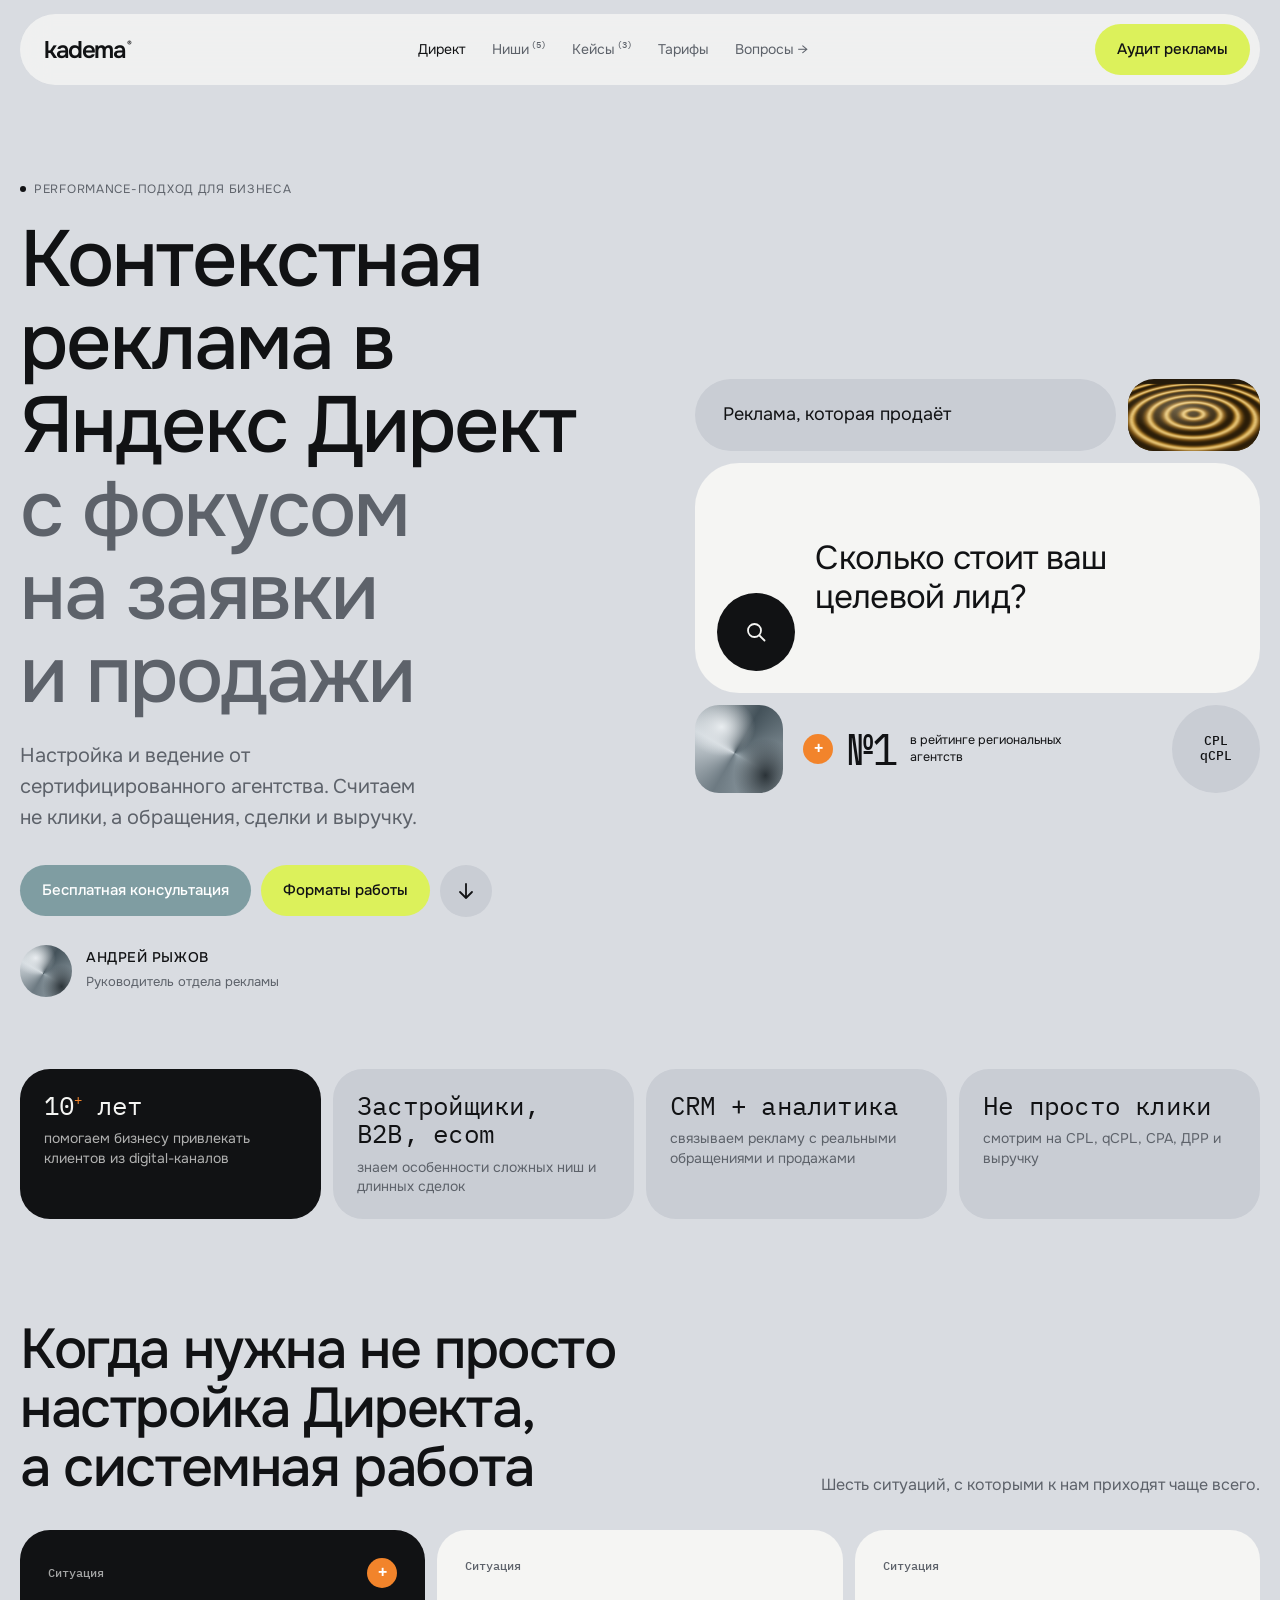
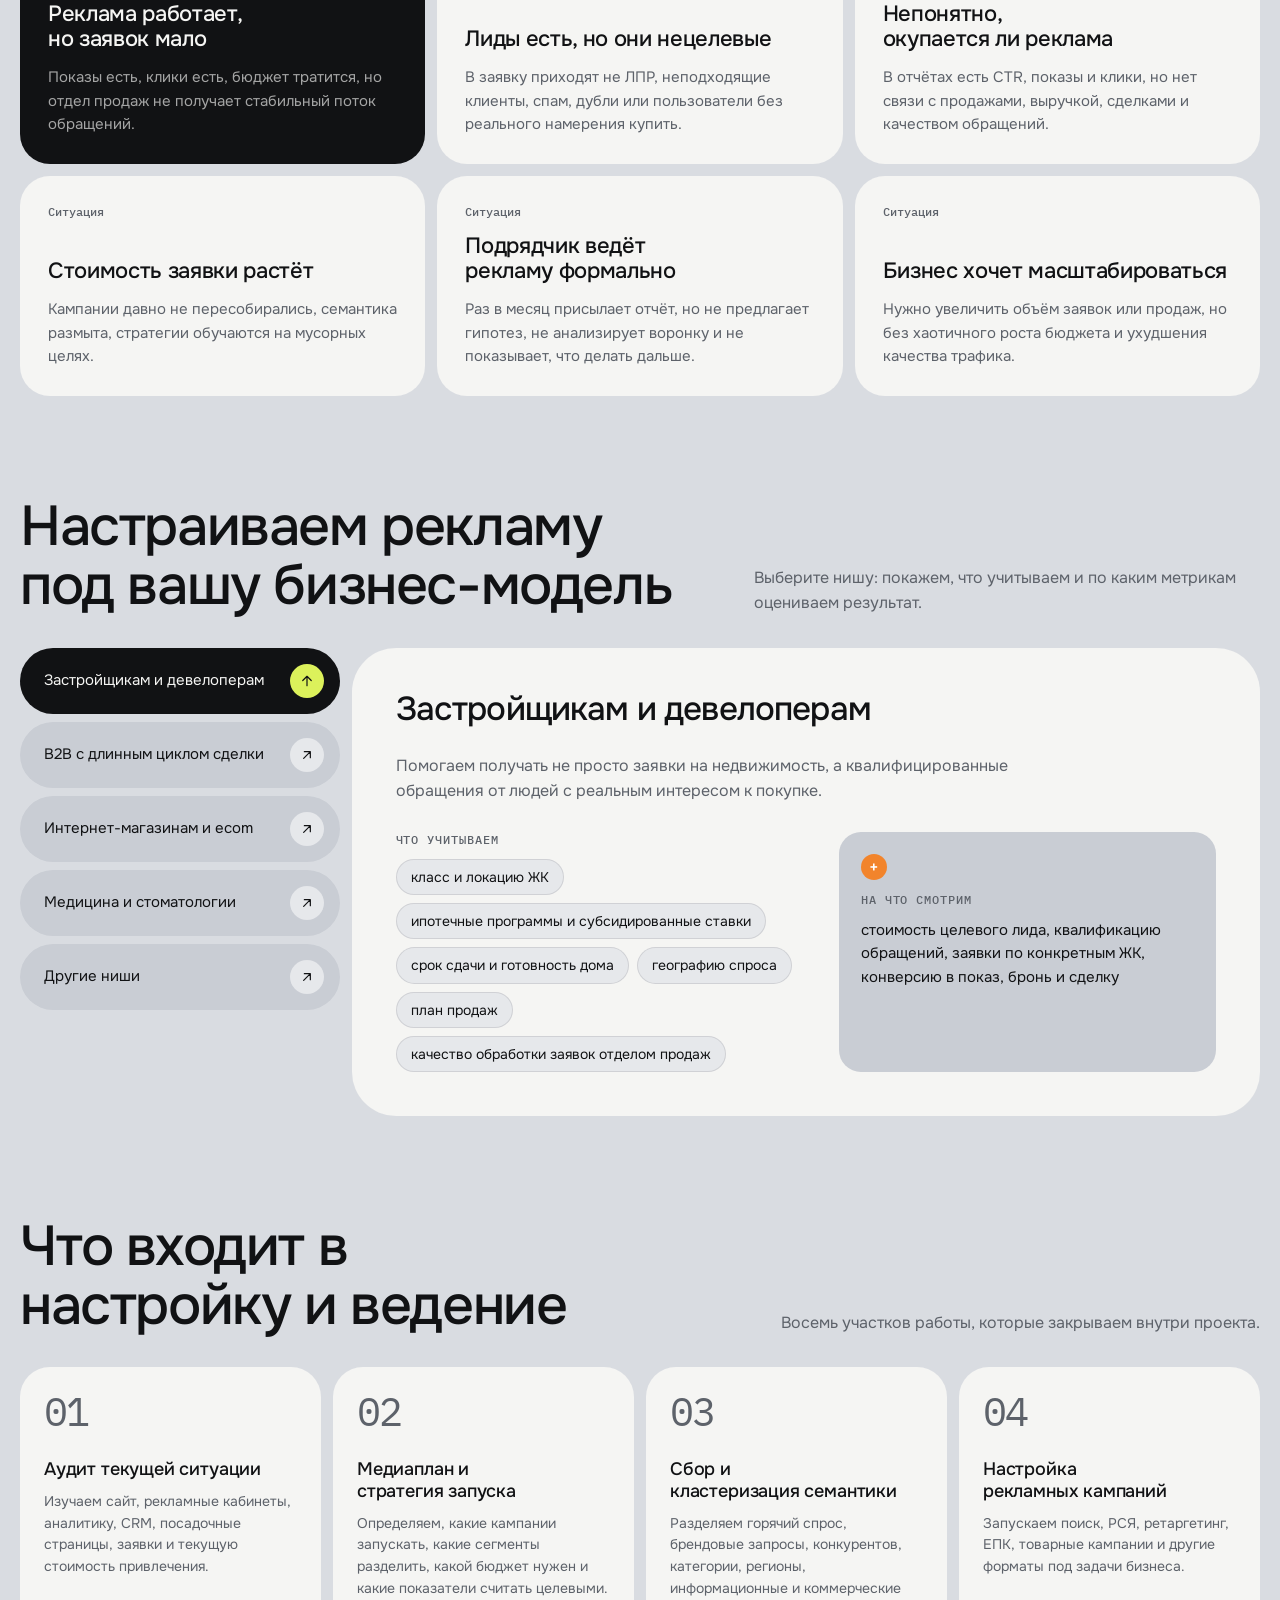
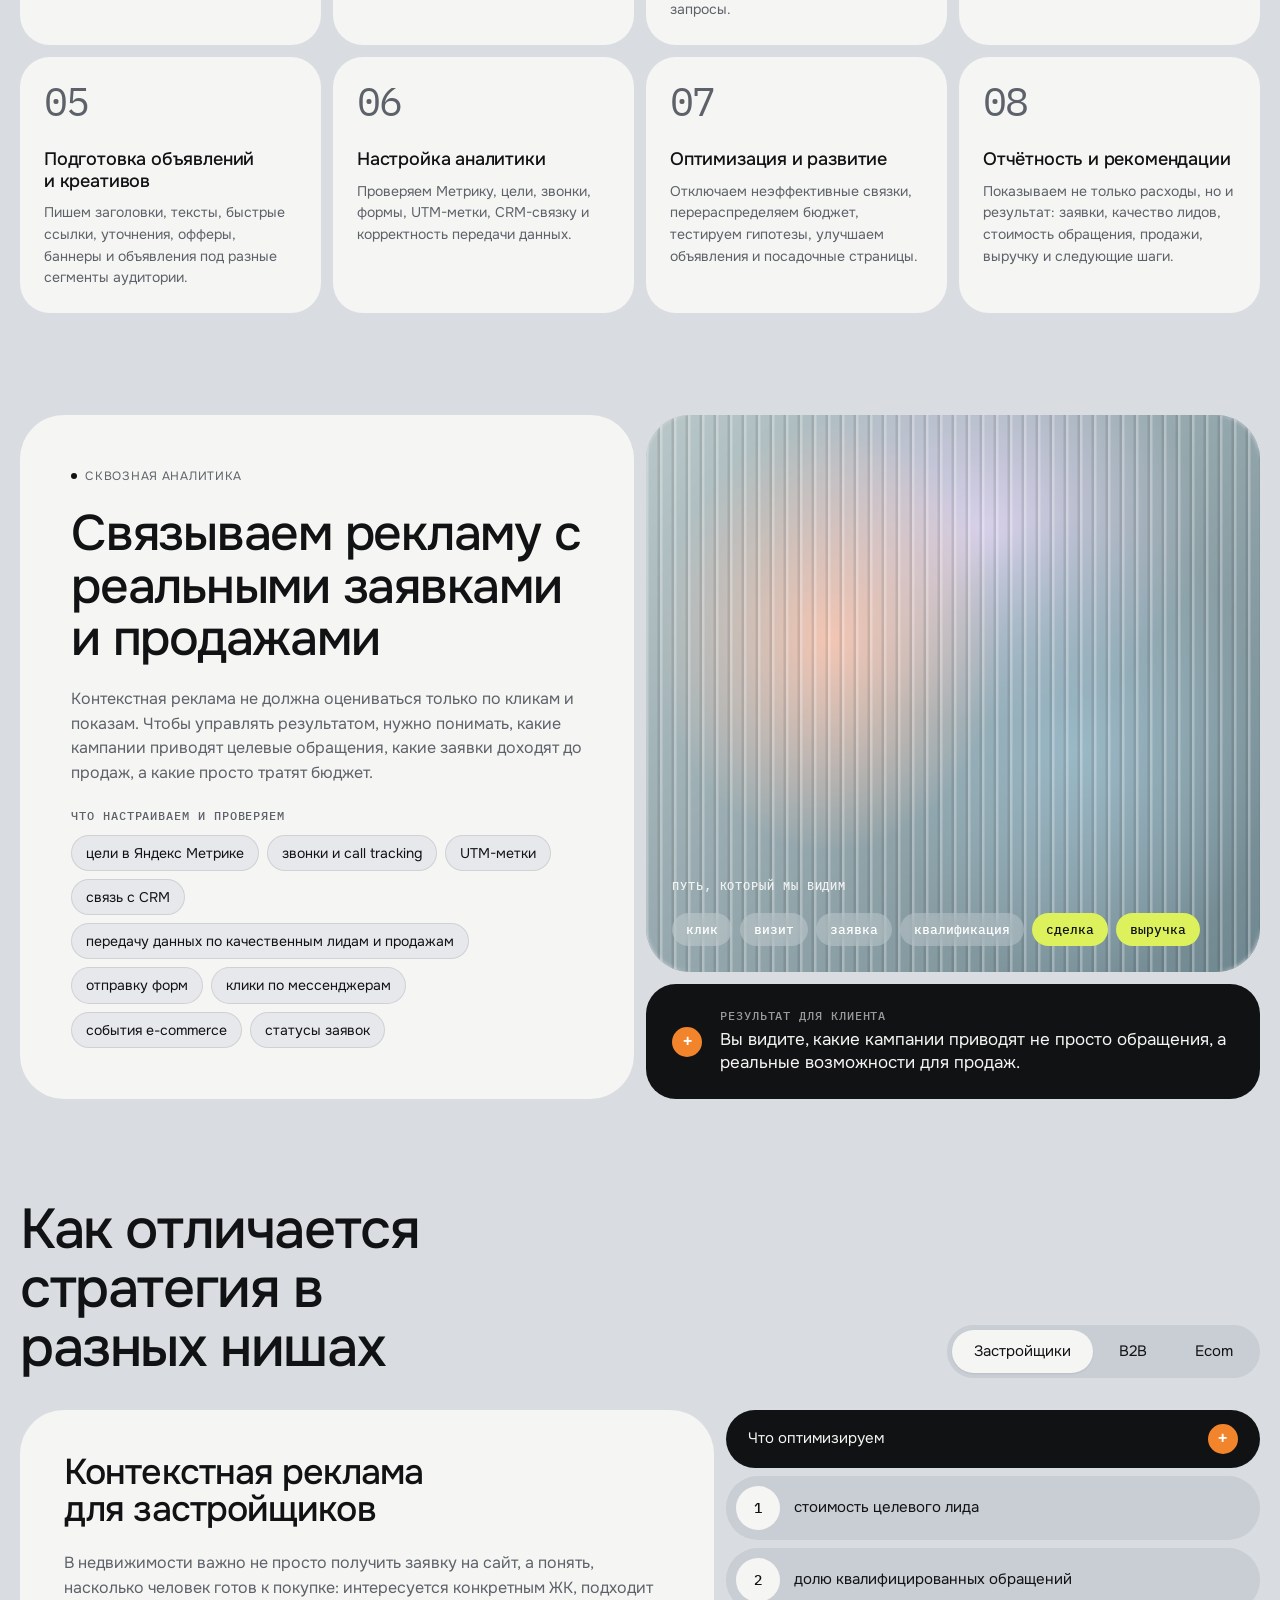
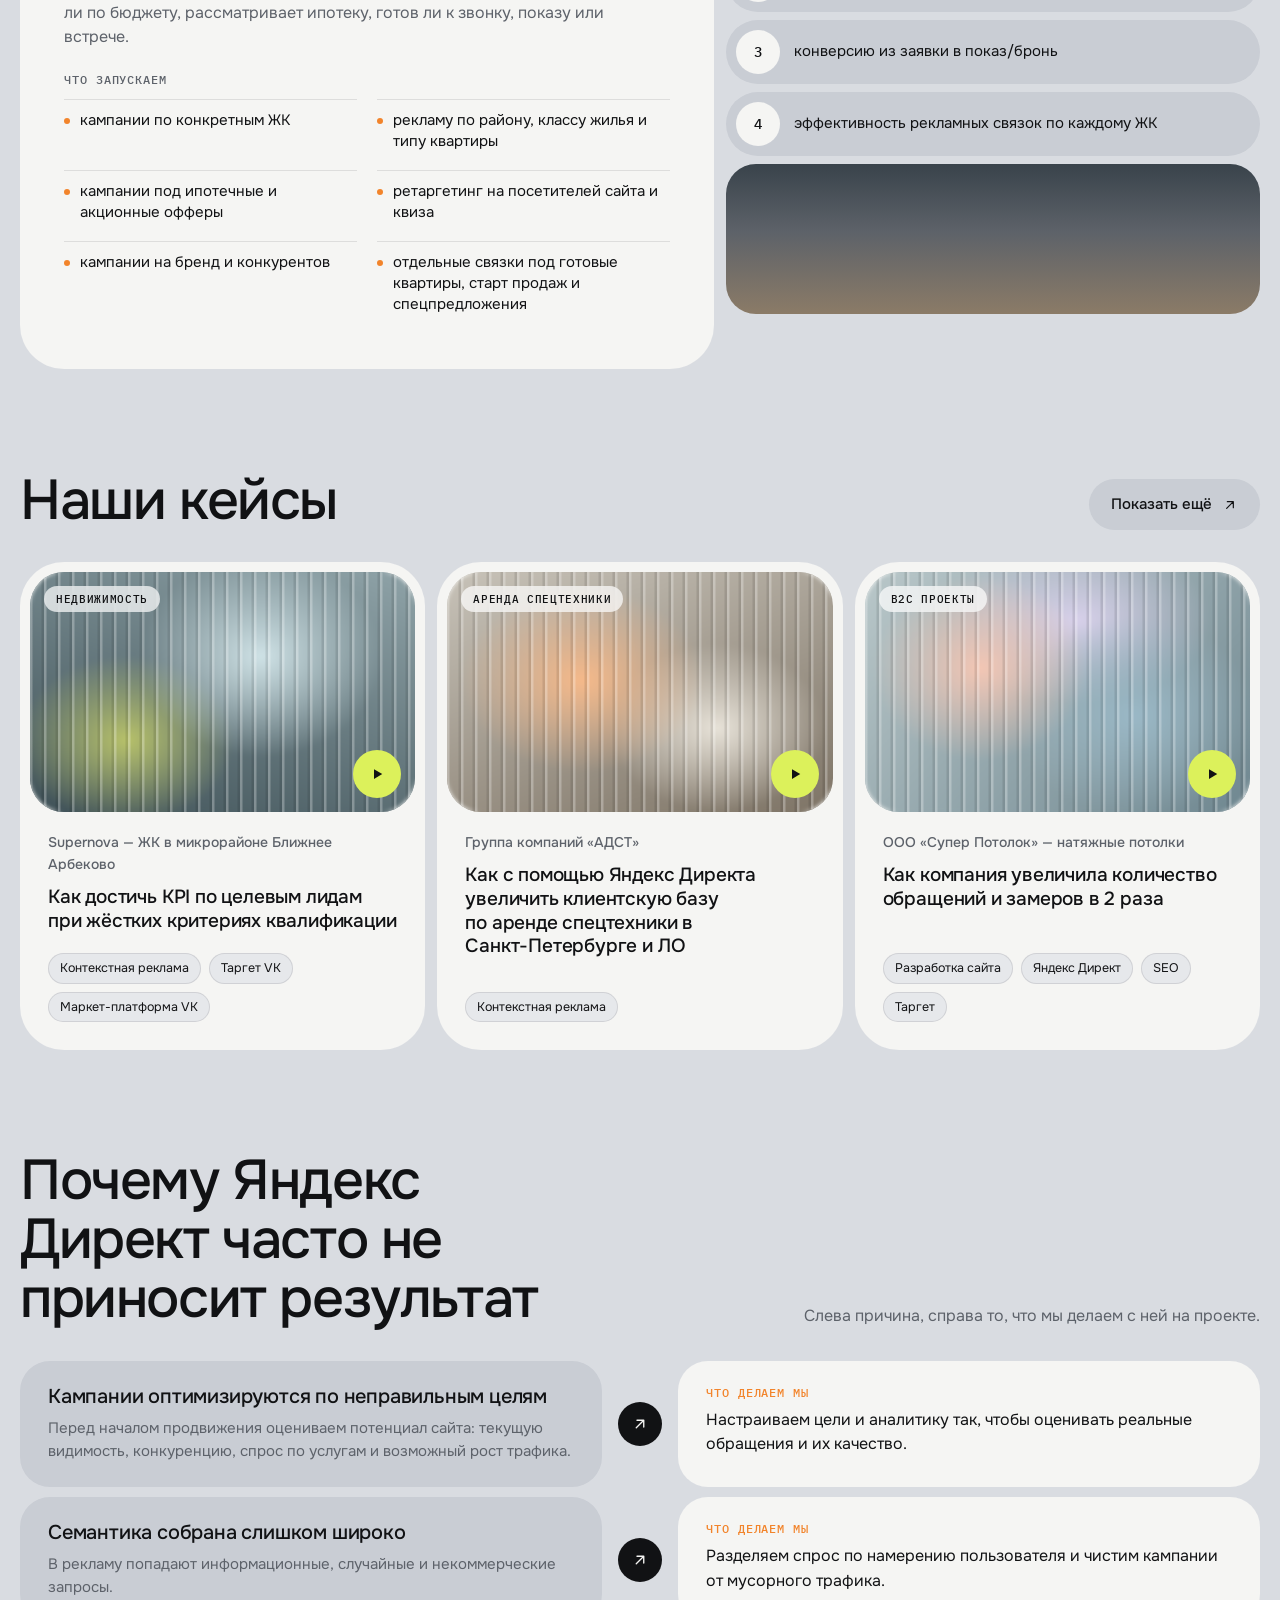
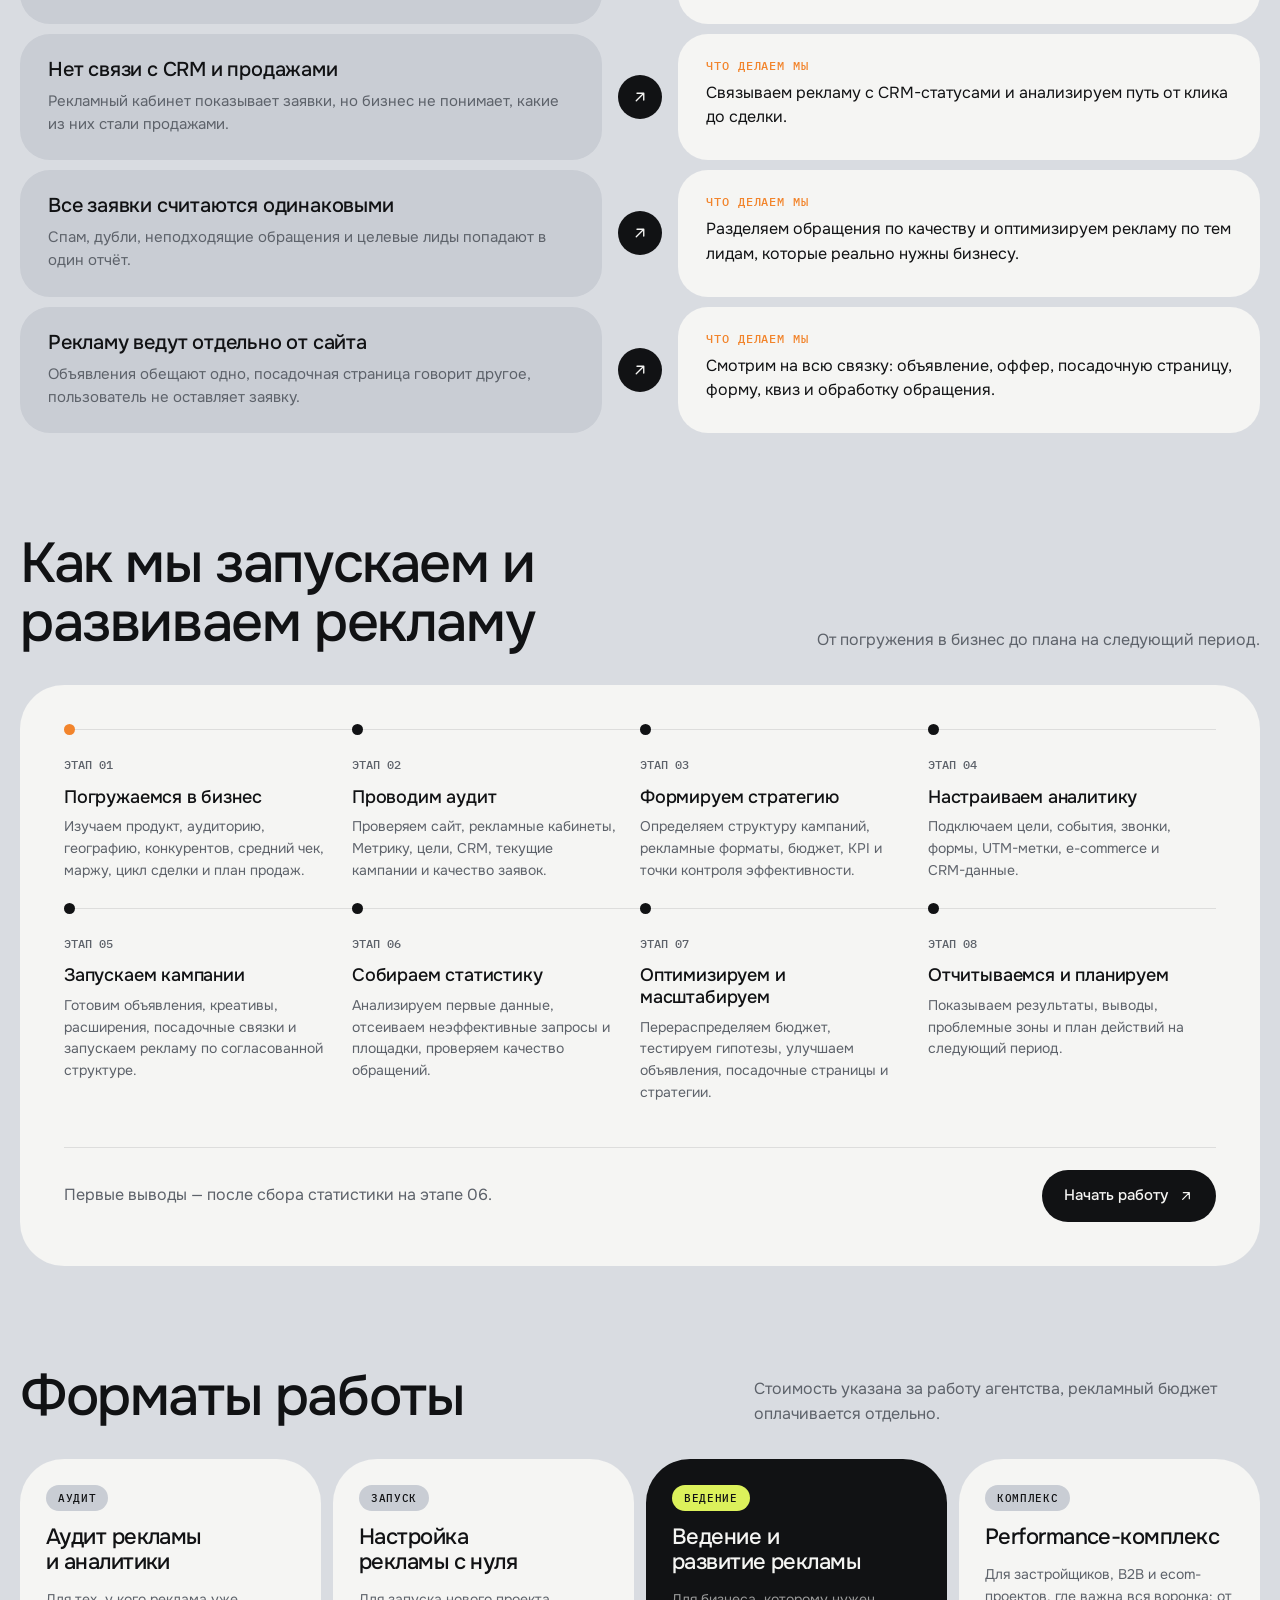
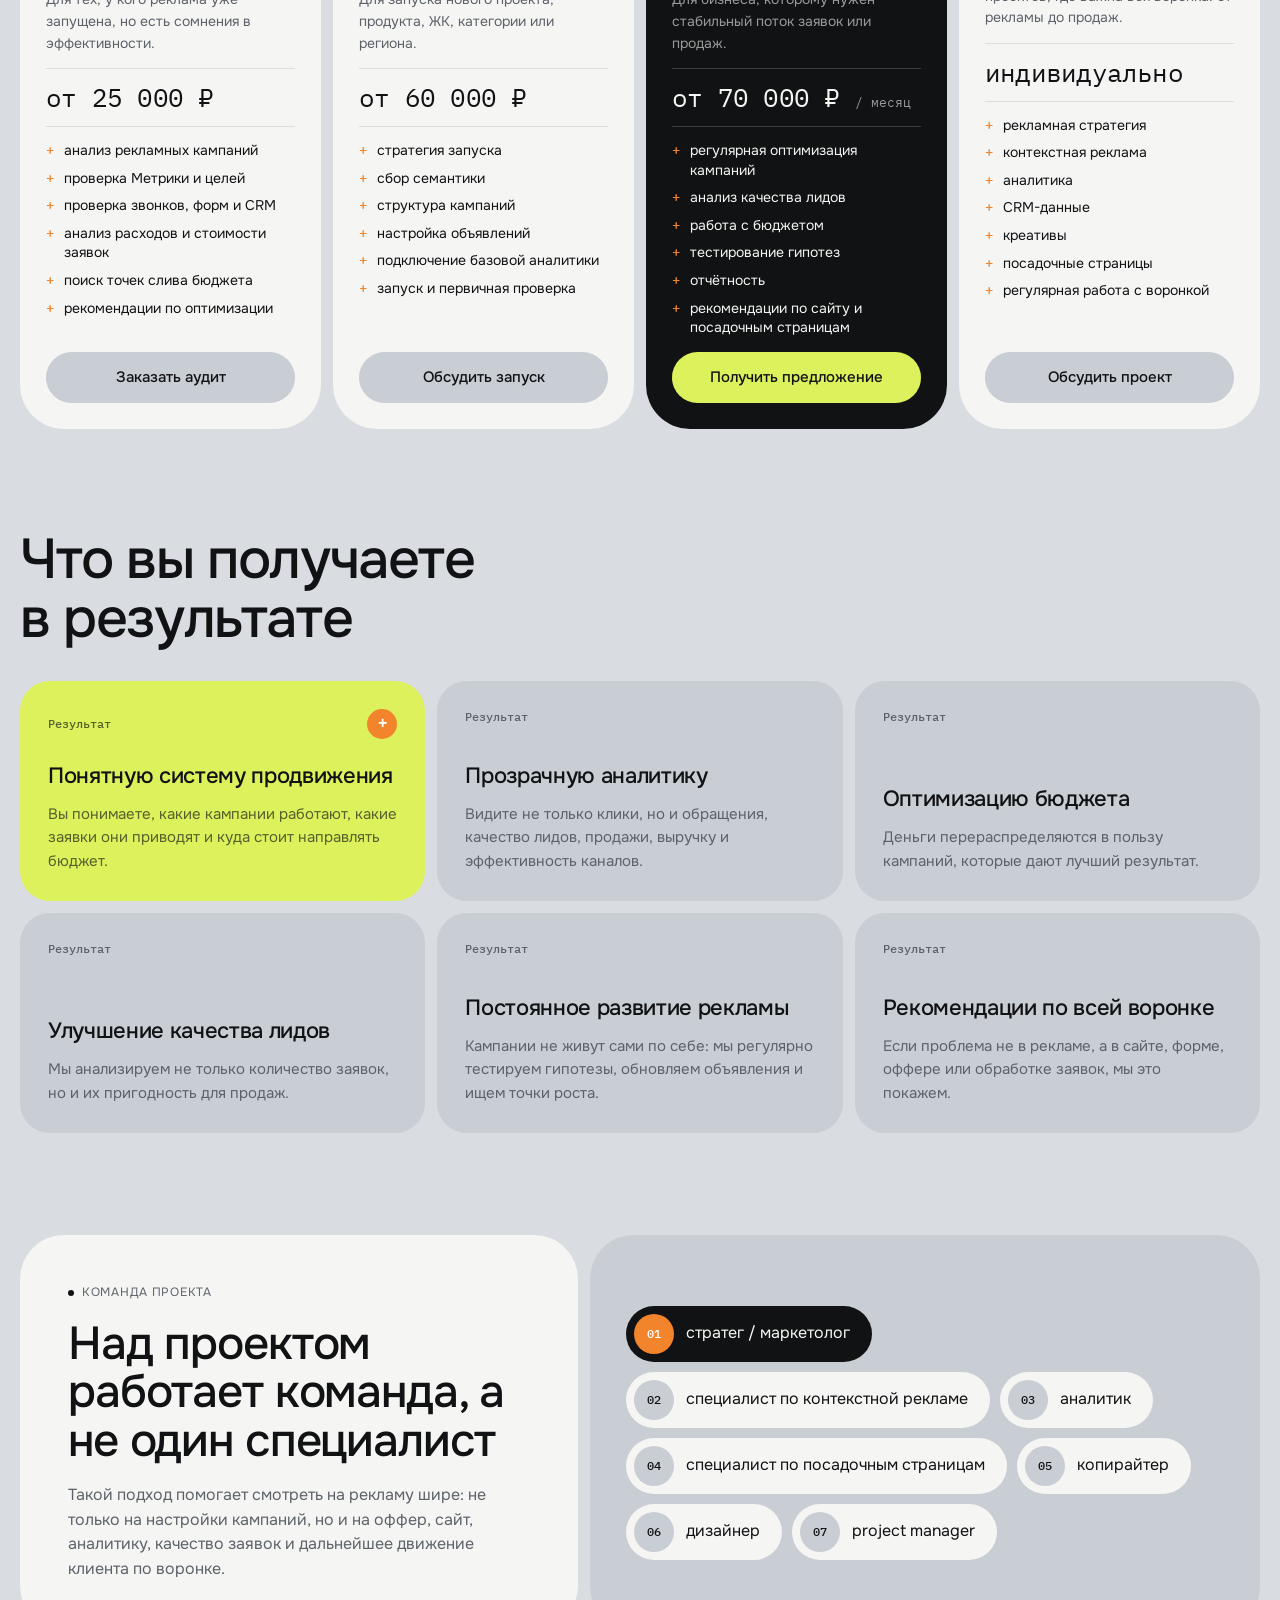
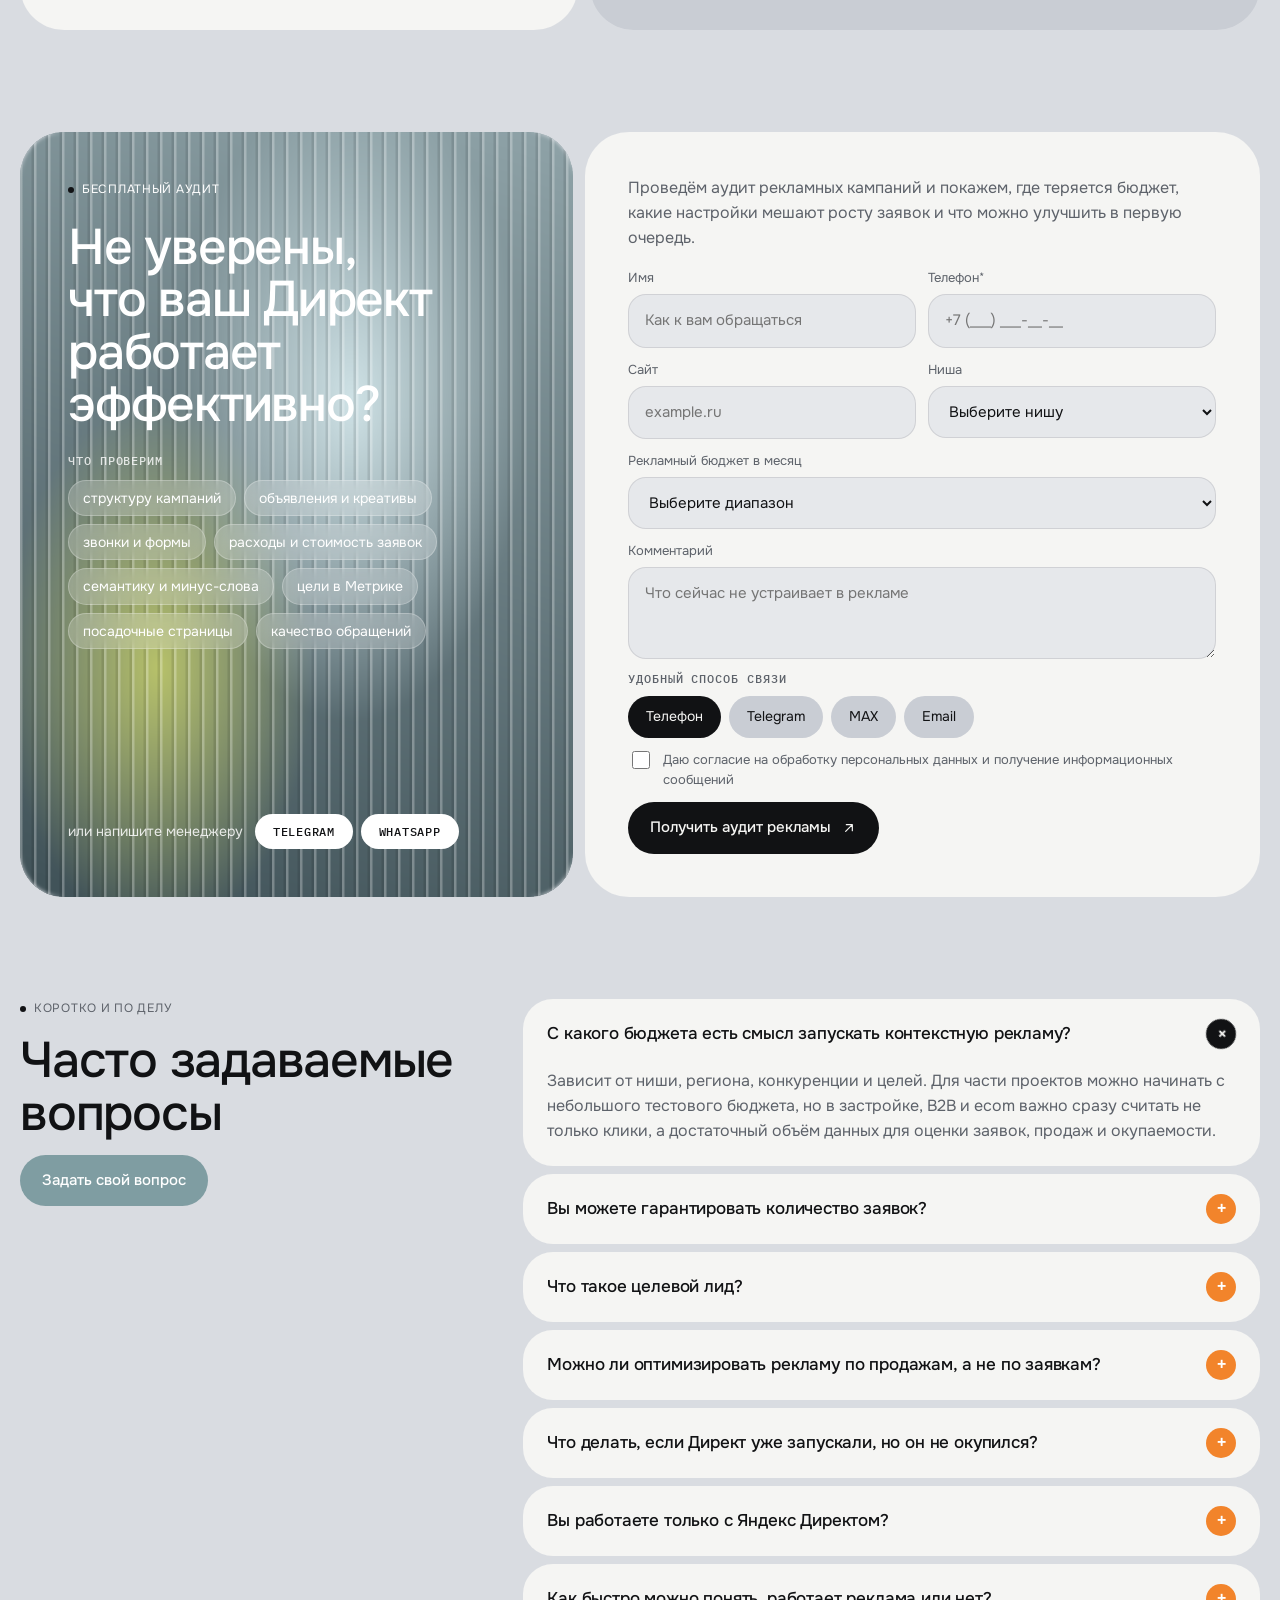
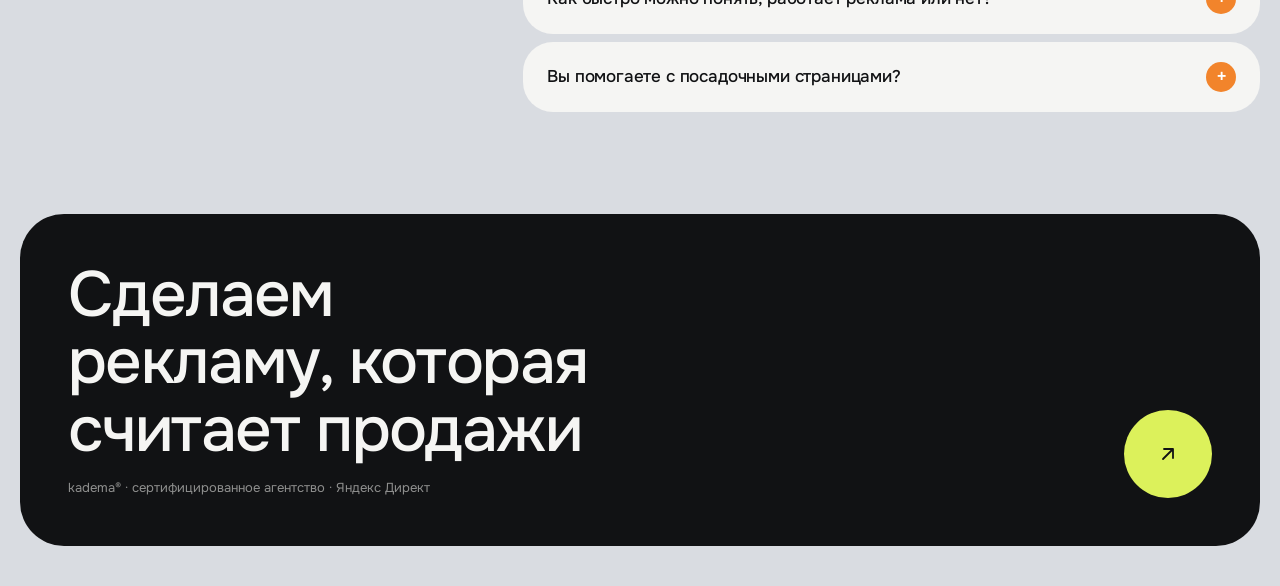
<file: kadema-direct/index.html>
<!doctype html>
<html lang="ru">
<head>
<meta charset="utf-8">
<meta name="viewport" content="width=device-width, initial-scale=1, viewport-fit=cover">
<title>Kadema — Яндекс Директ</title>
<link rel="preconnect" href="https://fonts.googleapis.com">
<link rel="preconnect" href="https://fonts.gstatic.com" crossorigin>
<link rel="stylesheet" href="https://fonts.googleapis.com/css2?family=Onest:wght@400;500;600&family=IBM+Plex+Mono:wght@400;500&display=swap">
<style>
/* Layout: «виджет-кластеры» — серые пилюли, молочные карточки с крупным скруглением, чёрные круглые кнопки, оранжевый «+» и лаймовый акцент; стекло и жидкие блики вместо фото */
:root{
  --bg:#D9DCE1;
  --pill:#C9CDD4;
  --pill-2:#E6E8EB;
  --surface:#F5F5F3;
  --ink:#111214;
  --ink-inv:#F5F5F3;
  --muted:#5D626A;
  --line:rgba(17,18,20,.10);
  --orange:#F2842B;
  --lime:#DCF15B;
  --teal:#7F9DA2;
  --on-accent:#111214;
  --f-display:"Onest",ui-sans-serif,system-ui,-apple-system,"Segoe UI",Roboto,Arial,sans-serif;
  --f-body:"Onest",ui-sans-serif,system-ui,-apple-system,"Segoe UI",Roboto,Arial,sans-serif;
  --f-mono:"IBM Plex Mono",ui-monospace,SFMono-Regular,Menlo,Consolas,monospace;
  --r-xl:44px; --r-lg:30px; --r-md:22px;
  --wrap:1240px;
}
@media (prefers-color-scheme: dark){
  :root:not([data-theme="light"]){
    --bg:#151719; --pill:#262A2F; --pill-2:#1E2125; --surface:#1F2226;
    --ink:#EEEFEC; --ink-inv:#111214; --muted:#9BA1A9; --line:rgba(238,239,236,.10);
    --teal:#8FB0B5; color-scheme:dark;
  }
}
:root[data-theme="dark"]{
  --bg:#151719; --pill:#262A2F; --pill-2:#1E2125; --surface:#1F2226;
  --ink:#EEEFEC; --ink-inv:#111214; --muted:#9BA1A9; --line:rgba(238,239,236,.10);
  --teal:#8FB0B5; color-scheme:dark;
}

*{box-sizing:border-box}
[hidden]{display:none!important}
html{scroll-behavior:smooth}
body{margin:0;background:var(--bg);color:var(--ink);font:400 16px/1.55 var(--f-body);-webkit-font-smoothing:antialiased;padding-inline:16px;padding-block:0 40px;overflow-x:hidden}
h1,h2,h3{font-family:var(--f-display);font-weight:500;letter-spacing:-.025em;line-height:1.05;margin:0;text-wrap:balance}
p{margin:0}
a{color:inherit}
ul{margin:0;padding:0;list-style:none}
button{font:inherit;color:inherit}
:focus-visible{outline:2px solid var(--orange);outline-offset:3px}
.wrap{max-width:var(--wrap);margin-inline:auto}
.mono{font-family:var(--f-mono);font-variant-numeric:tabular-nums}
.muted{color:var(--muted)}
.eyebrow{font-size:12px;letter-spacing:.06em;text-transform:uppercase;color:var(--muted);display:inline-flex;align-items:center;gap:8px}
.eyebrow::before{content:"";width:6px;height:6px;border-radius:50%;background:var(--ink)}

/* ---------- primitives ---------- */
.pill{background:var(--pill);border-radius:999px}
.card{background:var(--surface);border-radius:var(--r-xl)}
.plus{flex:none;width:30px;height:30px;border-radius:50%;background:var(--orange);color:#fff;display:grid;place-items:center;font:500 20px/1 var(--f-body)}
.round{flex:none;width:64px;height:64px;border-radius:50%;display:grid;place-items:center;background:var(--ink);color:var(--ink-inv);border:0;cursor:pointer;text-decoration:none;transition:transform .25s ease}
.round:hover{transform:rotate(-45deg)}
.round.ghost{background:var(--pill);color:var(--ink)}
.round svg{width:24px;height:24px}
.btn{display:inline-flex;align-items:center;gap:10px;border:0;border-radius:999px;padding:14px 22px;font-weight:500;font-size:15px;text-decoration:none;cursor:pointer;transition:filter .2s,transform .2s}
.btn:hover{filter:brightness(.95);transform:translateY(-1px)}
.btn-lime{background:var(--lime);color:var(--on-accent)}
.btn-teal{background:var(--teal);color:#fff}
.btn-ink{background:var(--ink);color:var(--ink-inv)}
.btn-pill{background:var(--pill);color:var(--ink)}
.section{padding-block:clamp(56px,8vw,112px) 0}
.sec-head{display:grid;grid-template-columns:1fr auto;gap:24px;align-items:end;margin-bottom:32px}
.sec-head h2{font-size:clamp(30px,4.4vw,56px);max-width:18ch}
.sec-head p{max-width:46ch;color:var(--muted)}
@media (max-width:760px){.sec-head{grid-template-columns:1fr}}

/* ---------- imagery (CSS-only) ---------- */
.img{position:relative;overflow:hidden;background:#333;isolation:isolate}
.img-ripple{background:#241a0b}
.img-ripple::before{content:"";position:absolute;inset:-60% -30%;background:repeating-radial-gradient(circle at 50% 50%,#2a1d0a 0 5px,#b8862f 8px,#ffe7a3 10px,#8a5f1e 13px,#2a1d0a 17px);transform:perspective(300px) rotateX(62deg);filter:blur(1.2px) saturate(1.1);animation:ripple 9s linear infinite}
.img-ripple::after{content:"";position:absolute;inset:0;background:radial-gradient(60% 50% at 40% 40%,rgba(255,240,200,.35),transparent 70%)}
@keyframes ripple{to{transform:perspective(300px) rotateX(62deg) scale(1.35)}}
.img-glass{background:
  radial-gradient(40% 55% at 30% 40%,#f3c6b4 0,transparent 70%),
  radial-gradient(45% 60% at 70% 60%,#9ab8c6 0,transparent 70%),
  radial-gradient(50% 50% at 55% 20%,#d7d0ea 0,transparent 70%),
  linear-gradient(135deg,#b9c7c9,#6f8790)}
.img-glass::before{content:"";position:absolute;inset:0;backdrop-filter:blur(2px);background:repeating-linear-gradient(90deg,rgba(255,255,255,.28) 0 2px,rgba(255,255,255,0) 3px 11px,rgba(0,0,0,.10) 12px 14px)}
.img-glass.warm{background:
  radial-gradient(45% 55% at 35% 45%,#f5b98a 0,transparent 70%),
  radial-gradient(40% 50% at 70% 65%,#e7e2d8 0,transparent 70%),
  linear-gradient(160deg,#c7c2b8,#7e7466)}
.img-glass.cool{background:
  radial-gradient(45% 60% at 60% 35%,#cfe2e6 0,transparent 70%),
  radial-gradient(40% 50% at 25% 70%,#b7c16a 0,transparent 70%),
  linear-gradient(200deg,#8fa3a8,#3f5157)}
.img-stone{background:
  radial-gradient(70% 60% at 30% 25%,#e9edf0 0,transparent 55%),
  radial-gradient(60% 70% at 80% 80%,#2b3338 0,transparent 60%),
  conic-gradient(from 210deg at 45% 55%,#6d7a82,#cfd6db,#44525a,#9aa7ae,#6d7a82)}
.img-peak{background:
  linear-gradient(180deg,#39434b 0,#5d6269 45%,#8b7b67 100%)}
.img-peak::before{content:"";position:absolute;inset:18% 0 0;background:
  linear-gradient(118deg,transparent 49.6%,rgba(255,255,255,.0) 50%),
  conic-gradient(from 180deg at 50% 0%,transparent 0 128deg,#f2c27a 128deg 172deg,#fbe8c4 172deg 184deg,#e9eef2 184deg 205deg,#7c8894 205deg 232deg,transparent 232deg)}
@media (prefers-reduced-motion:reduce){.img-ripple::before{animation:none}*{scroll-behavior:auto!important}}

/* ---------- header ---------- */
.top{position:sticky;top:env(safe-area-inset-top,0px);z-index:20;padding-top:14px}
.nav{display:flex;align-items:center;gap:20px;background:color-mix(in srgb,var(--surface) 82%,transparent);backdrop-filter:blur(14px);border-radius:999px;padding:10px 10px 10px 24px}
.logo{font:600 24px/1 var(--f-display);letter-spacing:-.06em;text-decoration:none;display:flex;align-items:flex-start;gap:2px}
.logo sup{font-size:10px;font-weight:500;margin-top:2px}
.nav-links{display:flex;gap:26px;margin-inline:auto;font-size:14px}
.nav-links a{text-decoration:none;color:var(--muted)}
.nav-links a:hover,.nav-links a[aria-current]{color:var(--ink)}
.nav-links sup{font:500 9px var(--f-mono);margin-left:2px}
.menu-btn{display:none;width:44px;height:44px;border-radius:50%;border:0;background:var(--pill);cursor:pointer}
.menu-btn span{display:block;width:16px;height:1.5px;background:var(--ink);margin:4px auto}
.mobile-menu{margin-top:8px;padding:18px 24px;display:grid;gap:14px;font-size:18px}
.mobile-menu a{text-decoration:none}
@media (max-width:900px){.nav-links,.nav .btn{display:none}.menu-btn{display:block;margin-left:auto}}

/* ---------- hero ---------- */
.hero{display:grid;grid-template-columns:1.05fr .95fr;gap:clamp(24px,4vw,64px);align-items:center;padding-block:clamp(40px,7vw,96px) 0}
.hero h1{font-size:clamp(40px,6.2vw,84px);margin-top:18px}
.hero h1 em{font-style:normal;color:var(--muted)}
.hero-sub{margin-top:22px;font-size:clamp(17px,1.6vw,20px);max-width:32ch;color:var(--muted)}
.hero-cta{display:flex;flex-wrap:wrap;align-items:center;gap:10px;margin-top:32px}
.hero-cta .round{width:52px;height:52px}
.cluster{display:grid;gap:12px;grid-template-columns:1fr 132px}
.cluster .c-pill{display:flex;align-items:center;padding:0 28px;height:72px;font-size:18px}
.cluster .c-tile{height:72px;border-radius:26px}
.cluster .c-main{grid-column:1/-1;position:relative;min-height:230px;padding:34px 34px 34px 120px;display:flex;align-items:center}
.c-main .q{font-size:clamp(24px,2.6vw,34px);letter-spacing:-.02em;line-height:1.15;max-width:15ch}
.c-main .round{position:absolute;left:22px;bottom:22px;width:78px;height:78px}
.cluster .c-row{grid-column:1/-1;display:grid;grid-template-columns:88px 1fr 88px;gap:12px;align-items:center}
.c-row .thumb{height:88px;border-radius:24px}
.c-row .stat{display:flex;align-items:center;gap:14px;padding-inline:8px}
.c-row .stat b{font:400 clamp(32px,3.6vw,44px)/1 var(--f-mono);letter-spacing:-.04em}
.c-row .stat small{font-size:12.5px;line-height:1.3;max-width:20ch}
.person{width:88px;height:88px;border-radius:50%;display:grid;place-items:center;background:var(--pill);font:500 13px/1.1 var(--f-mono);text-align:center}
.person-card{display:flex;align-items:center;gap:14px;margin-top:28px}
.avatar{width:52px;height:52px;border-radius:50%;flex:none}
.person-card b{display:block;font-weight:500;font-size:14px;letter-spacing:.04em;text-transform:uppercase}
.person-card span{font-size:13px;color:var(--muted)}
@media (max-width:980px){.hero{grid-template-columns:1fr}.cluster{max-width:620px}}
@media (max-width:520px){
  .cluster{grid-template-columns:1fr 84px}
  .cluster .c-pill{height:60px;padding:0 20px;font-size:15px}
  .cluster .c-tile{height:60px;border-radius:20px}
  .cluster .c-main{padding:28px 24px 104px;min-height:0}
  .c-row{grid-template-columns:64px 1fr!important}
  .c-row .thumb{height:64px;border-radius:18px}
  .c-row .person{display:none}
}

/* ---------- stat pills (1) ---------- */
.stats{display:grid;grid-template-columns:repeat(4,1fr);gap:12px;margin-top:clamp(40px,6vw,72px)}
.stat-pill{background:var(--pill);border-radius:var(--r-lg);padding:22px 24px;display:flex;flex-direction:column;gap:10px;min-width:0}
.stat-pill:first-child{background:var(--ink);color:var(--ink-inv)}
.stat-pill:first-child p{color:color-mix(in srgb,var(--ink-inv) 70%,transparent)}
.stat-pill h3{font:400 26px/1.1 var(--f-mono);letter-spacing:-.03em}
.stat-pill h3 sup{font-size:14px;color:var(--orange)}
.stat-pill p{font-size:14px;color:var(--muted);line-height:1.4}
@media (max-width:980px){.stats{grid-template-columns:1fr 1fr}}
@media (max-width:480px){.stats{grid-template-columns:1fr}}

/* ---------- pain cards (2) & results (11) ---------- */
.tiles{display:grid;grid-template-columns:repeat(3,1fr);gap:12px}
.tile{background:var(--surface);border-radius:var(--r-lg);padding:28px;display:flex;flex-direction:column;gap:14px;min-height:220px;min-width:0}
.tile .idx{font:500 12px var(--f-mono);color:var(--muted);display:flex;justify-content:space-between;align-items:center}
.tile h3{font-size:22px;letter-spacing:-.015em;line-height:1.15;margin-top:auto}
.tile p{font-size:15px;color:var(--muted)}
.tile.feature{background:var(--ink);color:var(--ink-inv)}
.tile.feature p,.tile.feature .idx{color:color-mix(in srgb,var(--ink-inv) 65%,transparent)}
.tiles.results .tile{background:var(--pill)}
.tiles.results .tile:nth-child(1){background:var(--lime);color:var(--on-accent)}
.tiles.results .tile:nth-child(1) p,.tiles.results .tile:nth-child(1) .idx{color:rgba(17,18,20,.65)}
@media (max-width:900px){.tiles{grid-template-columns:1fr 1fr}}
@media (max-width:560px){.tiles{grid-template-columns:1fr}.tile{min-height:0}}

/* ---------- niches (3) ---------- */
.niche{display:grid;grid-template-columns:320px 1fr;gap:12px}
.niche-list{display:flex;flex-direction:column;gap:8px}
.niche-btn{display:flex;align-items:center;justify-content:space-between;gap:12px;text-align:left;border:0;cursor:pointer;background:var(--pill);border-radius:999px;padding:16px 16px 16px 24px;font-size:15px;transition:background .2s}
.niche-btn .arr{width:34px;height:34px;border-radius:50%;display:grid;place-items:center;background:var(--pill-2);flex:none;transition:transform .2s}
.niche-btn[aria-selected="true"]{background:var(--ink);color:var(--ink-inv)}
.niche-btn[aria-selected="true"] .arr{background:var(--lime);color:var(--on-accent);transform:rotate(-45deg)}
.niche-panel{background:var(--surface);border-radius:var(--r-xl);padding:clamp(24px,3.4vw,44px);display:grid;grid-template-columns:1.1fr 1fr;gap:28px;min-width:0}
.niche-panel h3{font-size:clamp(24px,2.6vw,34px);grid-column:1/-1}
.niche-panel .lead{grid-column:1/-1;color:var(--muted);max-width:60ch}
.chips{display:flex;flex-wrap:wrap;gap:8px}
.chip{background:var(--pill-2);border:1px solid var(--line);border-radius:999px;padding:8px 14px;font-size:14px;line-height:1.3}
.label{font:500 11.5px var(--f-mono);letter-spacing:.08em;text-transform:uppercase;color:var(--muted);margin-bottom:12px;display:block}
.watch{background:var(--pill);border-radius:var(--r-md);padding:22px;display:flex;flex-direction:column;gap:12px}
.watch p{font-size:15px}
.watch .plus{width:26px;height:26px;font-size:17px}
@media (max-width:900px){
  .niche{grid-template-columns:1fr}
  .niche-list{flex-direction:row;overflow-x:auto;scrollbar-width:none;margin-inline:-16px;padding-inline:16px}
  .niche-list::-webkit-scrollbar{display:none}
  .niche-btn{flex:none;padding:12px 12px 12px 18px}
  .niche-panel{grid-template-columns:1fr}
}

/* ---------- steps (4) ---------- */
.steps{display:grid;grid-template-columns:repeat(4,1fr);gap:12px}
.step{background:var(--surface);border-radius:var(--r-lg);padding:24px;display:flex;flex-direction:column;gap:10px;min-width:0}
.step .n{font:400 40px/1 var(--f-mono);letter-spacing:-.05em;color:var(--muted)}
.step h3{font-size:18px;letter-spacing:-.01em;line-height:1.2;margin-top:18px}
.step p{font-size:14px;color:var(--muted)}
.step.img-cell{padding:0;min-height:200px;border-radius:var(--r-lg)}
@media (max-width:1000px){.steps{grid-template-columns:1fr 1fr}}
@media (max-width:520px){.steps{grid-template-columns:1fr}}

/* ---------- analytics split (5) ---------- */
.split{display:grid;grid-template-columns:1fr 1fr;gap:12px}
.split-l{background:var(--surface);border-radius:var(--r-xl);padding:clamp(26px,4vw,52px);display:flex;flex-direction:column;gap:22px;min-width:0}
.split-l h2{font-size:clamp(30px,4vw,50px)}
.split-l>p{color:var(--muted);max-width:52ch}
.split-r{display:grid;grid-template-rows:1fr auto;gap:12px;min-width:0}
.flow{border-radius:var(--r-xl);min-height:300px;padding:26px;display:flex;flex-direction:column;justify-content:flex-end;gap:8px;color:#fff}
.flow-steps{display:flex;flex-wrap:wrap;gap:8px;position:relative;z-index:1}
.flow-steps span{background:rgba(255,255,255,.22);backdrop-filter:blur(10px);border-radius:999px;padding:8px 14px;font:500 13px var(--f-mono);color:#fff}
.flow-steps span.on{background:var(--lime);color:var(--on-accent)}
.result{background:var(--ink);color:var(--ink-inv);border-radius:var(--r-lg);padding:24px 26px;display:flex;align-items:center;gap:18px}
.result p{font-size:17px;line-height:1.35}
.result .label{color:color-mix(in srgb,var(--ink-inv) 60%,transparent);margin-bottom:6px}
@media (max-width:900px){.split{grid-template-columns:1fr}}

/* ---------- strategy tabs (6) ---------- */
.seg{display:inline-flex;gap:4px;background:var(--pill);border-radius:999px;padding:5px;flex-wrap:wrap}
.seg button{border:0;background:transparent;border-radius:999px;padding:10px 22px;cursor:pointer;font-size:15px}
.seg button[aria-selected="true"]{background:var(--surface);box-shadow:0 1px 2px rgba(0,0,0,.08)}
.strat{display:grid;grid-template-columns:1.3fr 1fr;gap:12px;margin-top:16px}
.strat-main{background:var(--surface);border-radius:var(--r-xl);padding:clamp(26px,3.6vw,44px);display:flex;flex-direction:column;gap:22px;min-width:0}
.strat-main h3{font-size:clamp(24px,2.8vw,36px)}
.strat-main>p{color:var(--muted);max-width:62ch}
.launch{display:grid;grid-template-columns:1fr 1fr;gap:8px 20px}
.launch li{display:flex;gap:10px;font-size:15px;line-height:1.4;padding-block:10px;border-top:1px solid var(--line)}
.launch li::before{content:"";flex:none;width:6px;height:6px;border-radius:50%;background:var(--orange);margin-top:8px}
.kpis{display:grid;gap:8px;align-content:start}
.kpi{background:var(--pill);border-radius:999px;display:flex;align-items:center;gap:14px;padding:10px 22px 10px 10px;font-size:15px;line-height:1.3;min-height:64px}
.kpi b{flex:none;width:44px;height:44px;border-radius:50%;background:var(--surface);display:grid;place-items:center;font:500 14px var(--f-mono)}
.kpi-head{display:flex;align-items:center;justify-content:space-between;padding:14px 22px;border-radius:999px;background:var(--ink);color:var(--ink-inv);font-size:15px}
@media (max-width:900px){.strat{grid-template-columns:1fr}}
@media (max-width:560px){.launch{grid-template-columns:1fr}.kpi{border-radius:24px}}

/* ---------- cases (7) ---------- */
.cases{display:grid;grid-template-columns:repeat(3,1fr);gap:12px}
.case{background:var(--surface);border-radius:var(--r-xl);padding:10px;display:flex;flex-direction:column;text-decoration:none;min-width:0;transition:transform .25s}
.case:hover{transform:translateY(-4px)}
.case .img{height:240px;border-radius:34px}
.case .tag{position:absolute;left:14px;top:14px;z-index:2;background:rgba(255,255,255,.7);backdrop-filter:blur(8px);color:#111214;border-radius:999px;padding:6px 12px;font:500 11px var(--f-mono);letter-spacing:.06em}
.case .play{position:absolute;right:14px;bottom:14px;z-index:2;width:48px;height:48px;border-radius:50%;background:var(--lime);display:grid;place-items:center;color:#111214}
.case-body{padding:20px 18px 18px;display:flex;flex-direction:column;gap:10px;flex:1}
.case-body b{font-weight:500;font-size:14px;color:var(--muted)}
.case-body h3{font-size:19px;line-height:1.25;letter-spacing:-.01em}
.case-body .chips{margin-top:auto;padding-top:10px}
.case-body .chip{font-size:12.5px;padding:6px 11px}
@media (max-width:980px){.cases{grid-template-columns:1fr 1fr}.cases .case:last-child{grid-column:1/-1}}
@media (max-width:620px){.cases{grid-template-columns:1fr}.cases .case:last-child{grid-column:auto}}

/* ---------- problems/solutions (8) ---------- */
.solutions{display:grid;gap:10px}
.sol{display:grid;grid-template-columns:1fr 56px 1fr;gap:10px;align-items:stretch}
.sol .prob{background:var(--pill);border-radius:var(--r-lg);padding:24px 28px;min-width:0}
.sol .prob h3{font-size:20px;letter-spacing:-.01em;line-height:1.2}
.sol .prob p{font-size:15px;color:var(--muted);margin-top:8px}
.sol .mid{display:grid;place-items:center}
.sol .mid span{width:44px;height:44px;border-radius:50%;background:var(--ink);color:var(--ink-inv);display:grid;place-items:center}
.sol .fix{background:var(--surface);border-radius:var(--r-lg);padding:24px 28px;display:flex;flex-direction:column;gap:8px;min-width:0}
.sol .fix .label{margin:0;color:var(--orange)}
@media (max-width:760px){.sol{grid-template-columns:1fr}.sol .mid{display:none}.sol .fix{margin-top:-4px}}

/* ---------- roadmap (9) ---------- */
.road{background:var(--surface);border-radius:var(--r-xl);padding:clamp(24px,3.6vw,44px)}
.road-track{display:grid;grid-template-columns:repeat(4,1fr);gap:0;counter-reset:r}
.road-step{padding:22px 22px 26px 0;border-top:1px solid var(--line);position:relative;min-width:0}
.road-step::before{content:"";position:absolute;top:-6px;left:0;width:11px;height:11px;border-radius:50%;background:var(--ink)}
.road-step:nth-child(1)::before{background:var(--orange)}
.road-step .n{font:500 12px var(--f-mono);color:var(--muted)}
.road-step h3{font-size:18px;line-height:1.2;margin-top:10px;letter-spacing:-.01em}
.road-step p{font-size:14px;color:var(--muted);margin-top:8px}
.road-foot{display:flex;flex-wrap:wrap;justify-content:space-between;align-items:center;gap:16px;margin-top:18px;padding-top:22px;border-top:1px solid var(--line)}
@media (max-width:980px){.road-track{grid-template-columns:1fr 1fr}}
@media (max-width:520px){.road-track{grid-template-columns:1fr}.road-step{padding-left:24px;border-top:0;border-left:1px solid var(--line);padding-top:4px}.road-step::before{top:6px;left:-6px}}

/* ---------- tariffs (10) ---------- */
.tariffs{display:grid;grid-template-columns:repeat(4,1fr);gap:12px}
.tariff{background:var(--surface);border-radius:var(--r-xl);padding:26px;display:flex;flex-direction:column;gap:14px;min-width:0}
.tariff .t-tag{align-self:flex-start;background:var(--pill);border-radius:999px;padding:6px 12px;font:500 11px var(--f-mono);letter-spacing:.06em;text-transform:uppercase}
.tariff h3{font-size:22px;line-height:1.15}
.tariff .for{font-size:14px;color:var(--muted)}
.tariff .price{font:400 26px/1.1 var(--f-mono);letter-spacing:-.03em;padding-block:14px;border-block:1px solid var(--line)}
.tariff .price small{font-size:13px;color:var(--muted);letter-spacing:0}
.tariff ul{display:grid;gap:8px;font-size:14px}
.tariff li{display:flex;gap:10px;line-height:1.4}
.tariff li::before{content:"+";flex:none;font:500 14px var(--f-mono);color:var(--orange)}
.tariff .btn{margin-top:auto;justify-content:center}
.tariff.dark{background:var(--ink);color:var(--ink-inv)}
.tariff.dark .for,.tariff.dark .price small{color:color-mix(in srgb,var(--ink-inv) 60%,transparent)}
.tariff.dark .t-tag{background:var(--lime);color:var(--on-accent)}
.tariff.dark .price{border-color:color-mix(in srgb,var(--ink-inv) 18%,transparent)}
@media (max-width:1080px){.tariffs{grid-template-columns:1fr 1fr}}
@media (max-width:600px){.tariffs{grid-template-columns:1fr}}

/* ---------- team (12) ---------- */
.team{display:grid;grid-template-columns:1fr 1.2fr;gap:12px}
.team-l{background:var(--surface);border-radius:var(--r-xl);padding:clamp(26px,4vw,48px);display:flex;flex-direction:column;gap:18px;min-width:0}
.team-l h2{font-size:clamp(28px,3.6vw,46px)}
.team-l p{color:var(--muted)}
.roles{display:flex;flex-wrap:wrap;gap:10px;align-content:center;background:var(--pill);border-radius:var(--r-xl);padding:clamp(22px,3vw,36px)}
.role{display:flex;align-items:center;gap:12px;background:var(--surface);border-radius:999px;padding:8px 22px 8px 8px;font-size:16px}
.role i{width:40px;height:40px;border-radius:50%;flex:none;font-style:normal;display:grid;place-items:center;font:500 12px var(--f-mono);background:var(--pill)}
.role:first-child{background:var(--ink);color:var(--ink-inv)}
.role:first-child i{background:var(--orange);color:#fff}
@media (max-width:900px){.team{grid-template-columns:1fr}}

/* ---------- form (13) ---------- */
.audit{display:grid;grid-template-columns:.9fr 1.1fr;gap:12px}
.audit-l{border-radius:var(--r-xl);padding:clamp(26px,4vw,48px);display:flex;flex-direction:column;gap:22px;color:#fff;min-width:0}
.audit-l h2{font-size:clamp(30px,4vw,50px);position:relative;z-index:1}
.audit-l>*{position:relative;z-index:1}
.audit-l .chip{background:rgba(255,255,255,.2);border-color:rgba(255,255,255,.25);color:#fff;backdrop-filter:blur(8px)}
.audit-l .label{color:rgba(255,255,255,.8)}
.messengers{display:flex;flex-wrap:wrap;gap:8px;align-items:center;margin-top:auto}
.messengers span{font-size:14px;opacity:.85;margin-right:4px}
.messengers a{background:#fff;color:#111214;border-radius:999px;padding:10px 18px;text-decoration:none;font:500 12px var(--f-mono);letter-spacing:.06em}
.form{background:var(--surface);border-radius:var(--r-xl);padding:clamp(24px,3.4vw,44px);display:grid;grid-template-columns:1fr 1fr;gap:12px;min-width:0}
.form .intro{grid-column:1/-1;color:var(--muted);margin-bottom:6px}
.field{display:flex;flex-direction:column;gap:6px;min-width:0}
.field.full{grid-column:1/-1}
.field label{font-size:13px;color:var(--muted)}
.field input,.field select,.field textarea{font:inherit;font-size:15px;color:var(--ink);background:var(--pill-2);border:1px solid var(--line);border-radius:18px;padding:14px 16px;width:100%}
.field textarea{min-height:92px;resize:vertical}
.field input:focus,.field select:focus,.field textarea:focus{outline:2px solid var(--teal);outline-offset:0}
.field .err{font-size:12.5px;color:#C4471A}
.ways{display:flex;flex-wrap:wrap;gap:8px;position:relative}
.ways input{position:absolute;left:0;top:0;width:1px;height:1px;margin:0;opacity:0;pointer-events:none}
.ways label{background:var(--pill);border-radius:999px;padding:10px 18px;font-size:14px;cursor:pointer;color:var(--ink)}
.ways input:checked+label{background:var(--ink);color:var(--ink-inv)}
.ways input:focus-visible+label{outline:2px solid var(--orange);outline-offset:2px}
.consent{grid-column:1/-1;display:flex;gap:10px;align-items:flex-start;font-size:13px;color:var(--muted)}
.consent input{width:18px;height:18px;margin-top:1px;accent-color:var(--ink);flex:none}
.form .submit{grid-column:1/-1;display:flex;align-items:center;gap:12px;flex-wrap:wrap}
.form .ok{grid-column:1/-1;background:var(--lime);color:var(--on-accent);border-radius:var(--r-md);padding:16px 20px;font-size:15px}
@media (max-width:980px){.audit{grid-template-columns:1fr}}
@media (max-width:560px){.form{grid-template-columns:1fr}}

/* ---------- faq (14) ---------- */
.faq{display:grid;grid-template-columns:.8fr 1.2fr;gap:12px;align-items:start}
.faq-l{position:sticky;top:110px;display:flex;flex-direction:column;gap:16px}
.faq-l h2{font-size:clamp(30px,4vw,50px)}
.qa{display:grid;gap:8px}
details{background:var(--surface);border-radius:var(--r-lg);padding:0 24px}
summary{list-style:none;cursor:pointer;display:flex;justify-content:space-between;align-items:center;gap:16px;padding-block:20px;font-size:17px;font-weight:500;letter-spacing:-.01em}
summary::-webkit-details-marker{display:none}
summary .plus{transition:transform .25s}
details[open] summary .plus{transform:rotate(45deg);background:var(--ink);color:var(--ink-inv)}
details p{padding-bottom:22px;color:var(--muted);max-width:64ch}
@media (max-width:900px){.faq{grid-template-columns:1fr}.faq-l{position:static}}

/* ---------- footer ---------- */
.foot{margin-top:clamp(56px,8vw,112px);background:var(--ink);color:var(--ink-inv);border-radius:var(--r-xl);padding:clamp(28px,4vw,48px);display:grid;grid-template-columns:1fr auto;gap:24px;align-items:end}
.foot h2{font-size:clamp(30px,5vw,64px);max-width:14ch}
.foot small{display:block;margin-top:14px;color:color-mix(in srgb,var(--ink-inv) 55%,transparent);font-size:13px}
.foot .round{background:var(--lime);color:var(--on-accent);width:88px;height:88px}
@media (max-width:600px){.foot{grid-template-columns:1fr}}
</style>
</head>
<body>

<svg width="0" height="0" style="position:absolute" aria-hidden="true">
  <symbol id="i-arrow" viewBox="0 0 24 24"><path d="M7 17 17 7M8 7h9v9" fill="none" stroke="currentColor" stroke-width="1.8" stroke-linecap="round" stroke-linejoin="round"/></symbol>
  <symbol id="i-down" viewBox="0 0 24 24"><path d="M12 5v14M6 13l6 6 6-6" fill="none" stroke="currentColor" stroke-width="1.8" stroke-linecap="round" stroke-linejoin="round"/></symbol>
  <symbol id="i-search" viewBox="0 0 24 24"><circle cx="10.5" cy="10.5" r="6.5" fill="none" stroke="currentColor" stroke-width="1.8"/><path d="m15.5 15.5 5 5" stroke="currentColor" stroke-width="1.8" stroke-linecap="round"/></symbol>
  <symbol id="i-play" viewBox="0 0 24 24"><path d="M8 5.5v13l11-6.5z" fill="currentColor"/></symbol>
</svg>

<div class="wrap">

<!-- HEADER -->
<header class="top">
  <nav class="nav" aria-label="Основное меню">
    <a class="logo" href="#top">kadema<sup>®</sup></a>
    <div class="nav-links">
      <a href="#services" aria-current="page">Директ</a>
      <a href="#niches">Ниши<sup>(5)</sup></a>
      <a href="#cases">Кейсы<sup>(3)</sup></a>
      <a href="#tariffs">Тарифы</a>
      <a href="#faq">Вопросы →</a>
    </div>
    <a class="btn btn-lime" href="#audit">Аудит рекламы</a>
    <button class="menu-btn" id="menuBtn" aria-expanded="false" aria-controls="mobileMenu" aria-label="Открыть меню"><span></span><span></span></button>
  </nav>
  <div class="card mobile-menu" id="mobileMenu" hidden>
    <a href="#niches">Ниши</a><a href="#cases">Кейсы</a><a href="#tariffs">Тарифы</a><a href="#faq">Вопросы</a>
    <a class="btn btn-lime" href="#audit" style="justify-content:center">Аудит рекламы</a>
  </div>
</header>

<main id="top">

<!-- 0. HERO -->
<section class="hero" id="services">
  <div>
    <span class="eyebrow">Performance-подход для бизнеса</span>
    <h1>Контекстная реклама в Яндекс Директ <em>с фокусом на заявки и продажи</em></h1>
    <p class="hero-sub">Настройка и ведение от сертифицированного агентства. Считаем не клики, а обращения, сделки и выручку.</p>
    <div class="hero-cta">
      <a class="btn btn-teal" href="#audit">Бесплатная консультация</a>
      <a class="btn btn-lime" href="#tariffs">Форматы работы</a>
      <a class="round ghost" href="#pain" aria-label="Листать ниже"><svg><use href="#i-down"/></svg></a>
    </div>
    <div class="person-card">
      <div class="avatar img img-stone" role="img" aria-label="Фото руководителя"></div>
      <div><b>Андрей Рыжов</b><span>Руководитель отдела рекламы</span></div>
    </div>
  </div>

  <div class="cluster" aria-label="Коротко о подходе">
    <div class="pill c-pill">Реклама, которая продаёт</div>
    <div class="img img-ripple c-tile" role="img" aria-label="Декоративное изображение"></div>
    <div class="card c-main">
      <p class="q">Сколько стоит ваш целевой лид?</p>
      <a class="round" href="#audit" aria-label="Проверить рекламу"><svg><use href="#i-search"/></svg></a>
    </div>
    <div class="c-row">
      <div class="img img-stone thumb" role="img" aria-label="Декоративное изображение"></div>
      <div class="stat"><span class="plus">+</span><b class="mono">№1</b><small>в рейтинге региональных агентств</small></div>
      <div class="person mono">CPL<br>qCPL</div>
    </div>
  </div>
</section>

<!-- 1. STAT PILLS -->
<section class="stats" aria-label="Почему мы">
  <div class="stat-pill"><h3>10<sup>+</sup> лет</h3><p>помогаем бизнесу привлекать клиентов из digital-каналов</p></div>
  <div class="stat-pill"><h3>Застройщики, B2B, ecom</h3><p>знаем особенности сложных ниш и длинных сделок</p></div>
  <div class="stat-pill"><h3>CRM + аналитика</h3><p>связываем рекламу с реальными обращениями и продажами</p></div>
  <div class="stat-pill"><h3>Не просто клики</h3><p>смотрим на CPL, qCPL, CPA, ДРР и выручку</p></div>
</section>

<!-- 2. PAIN -->
<section class="section" id="pain">
  <div class="sec-head">
    <h2>Когда нужна не просто настройка Директа, а системная работа</h2>
    <p>Шесть ситуаций, с которыми к нам приходят чаще всего.</p>
  </div>
  <div class="tiles">
    <article class="tile feature"><span class="idx">Ситуация<span class="plus">+</span></span><h3>Реклама работает, но заявок мало</h3><p>Показы есть, клики есть, бюджет тратится, но отдел продаж не получает стабильный поток обращений.</p></article>
    <article class="tile"><span class="idx">Ситуация</span><h3>Лиды есть, но они нецелевые</h3><p>В заявку приходят не ЛПР, неподходящие клиенты, спам, дубли или пользователи без реального намерения купить.</p></article>
    <article class="tile"><span class="idx">Ситуация</span><h3>Непонятно, окупается ли реклама</h3><p>В отчётах есть CTR, показы и клики, но нет связи с продажами, выручкой, сделками и качеством обращений.</p></article>
    <article class="tile"><span class="idx">Ситуация</span><h3>Стоимость заявки растёт</h3><p>Кампании давно не пересобирались, семантика размыта, стратегии обучаются на мусорных целях.</p></article>
    <article class="tile"><span class="idx">Ситуация</span><h3>Подрядчик ведёт рекламу формально</h3><p>Раз в месяц присылает отчёт, но не предлагает гипотез, не анализирует воронку и не показывает, что делать дальше.</p></article>
    <article class="tile"><span class="idx">Ситуация</span><h3>Бизнес хочет масштабироваться</h3><p>Нужно увеличить объём заявок или продаж, но без хаотичного роста бюджета и ухудшения качества трафика.</p></article>
  </div>
</section>

<!-- 3. NICHES -->
<section class="section" id="niches">
  <div class="sec-head">
    <h2>Настраиваем рекламу под вашу бизнес-модель</h2>
    <p>Выберите нишу: покажем, что учитываем и по каким метрикам оцениваем результат.</p>
  </div>
  <div class="niche">
    <div class="niche-list" role="tablist" aria-label="Ниши">
      <button class="niche-btn" role="tab" aria-selected="true" aria-controls="n1" id="nt1">Застройщикам и девелоперам<span class="arr"><svg width="16" height="16"><use href="#i-arrow"/></svg></span></button>
      <button class="niche-btn" role="tab" aria-selected="false" aria-controls="n2" id="nt2">B2B с длинным циклом сделки<span class="arr"><svg width="16" height="16"><use href="#i-arrow"/></svg></span></button>
      <button class="niche-btn" role="tab" aria-selected="false" aria-controls="n3" id="nt3">Интернет-магазинам и ecom<span class="arr"><svg width="16" height="16"><use href="#i-arrow"/></svg></span></button>
      <button class="niche-btn" role="tab" aria-selected="false" aria-controls="n4" id="nt4">Медицина и стоматологии<span class="arr"><svg width="16" height="16"><use href="#i-arrow"/></svg></span></button>
      <button class="niche-btn" role="tab" aria-selected="false" aria-controls="n5" id="nt5">Другие ниши<span class="arr"><svg width="16" height="16"><use href="#i-arrow"/></svg></span></button>
    </div>

    <article class="niche-panel" role="tabpanel" id="n1" aria-labelledby="nt1">
      <h3>Застройщикам и девелоперам</h3>
      <p class="lead">Помогаем получать не просто заявки на недвижимость, а квалифицированные обращения от людей с реальным интересом к покупке.</p>
      <div><span class="label">Что учитываем</span><div class="chips"><span class="chip">класс и локацию ЖК</span><span class="chip">ипотечные программы и субсидированные ставки</span><span class="chip">срок сдачи и готовность дома</span><span class="chip">географию спроса</span><span class="chip">план продаж</span><span class="chip">качество обработки заявок отделом продаж</span></div></div>
      <div class="watch"><span class="plus">+</span><span class="label" style="margin:0">На что смотрим</span><p>стоимость целевого лида, квалификацию обращений, заявки по конкретным ЖК, конверсию в показ, бронь и сделку</p></div>
    </article>
    <article class="niche-panel" role="tabpanel" id="n2" aria-labelledby="nt2" hidden>
      <h3>B2B-компаниям с длинным циклом сделки</h3>
      <p class="lead">Настраиваем рекламу так, чтобы она приводила обращения от компаний, закупщиков, инженеров, собственников и других ЛПР.</p>
      <div><span class="label">Что учитываем</span><div class="chips"><span class="chip">специфику продукта или услуги</span><span class="chip">регионы поставки</span><span class="chip">отрасли клиентов</span><span class="chip">цикл сделки</span><span class="chip">сложность принятия решения</span><span class="chip">повторные касания и прогрев</span></div></div>
      <div class="watch"><span class="plus">+</span><span class="label" style="margin:0">На что смотрим</span><p>стоимость целевой заявки, качество обращения, статус в CRM, конверсию в КП, встречу, сделку и выручку</p></div>
    </article>
    <article class="niche-panel" role="tabpanel" id="n3" aria-labelledby="nt3" hidden>
      <h3>Интернет-магазинам и ecom-проектам</h3>
      <p class="lead">Запускаем рекламу с учётом каталога, фидов, категорий, маржинальности, сезонности и ДРР.</p>
      <div><span class="label">Что учитываем</span><div class="chips"><span class="chip">товарные категории</span><span class="chip">средний чек</span><span class="chip">маржу</span><span class="chip">цикл сделки</span><span class="chip">повторные покупки</span><span class="chip">акции и сезонный спрос</span></div></div>
      <div class="watch"><span class="plus">+</span><span class="label" style="margin:0">На что смотрим</span><p>заказы, выручку, ДРР, стоимость покупки, конверсию корзины, эффективность категорий и товарных групп</p></div>
    </article>
    <article class="niche-panel" role="tabpanel" id="n4" aria-labelledby="nt4" hidden>
      <h3>Медицина и стоматологии</h3>
      <p class="lead">Настраиваем рекламу для клиник, стоматологий и медицинских центров с учётом специфики записи, консультаций и лечения.</p>
      <div><span class="label">Что учитываем</span><div class="chips"><span class="chip">специализацию клиники и услуги</span><span class="chip">географию охвата и конкуренцию</span><span class="chip">режим работы и запись на приём</span><span class="chip">стоимость услуг и пакетов</span><span class="chip">отзывы и репутацию</span><span class="chip">сезонный спрос на процедуры</span></div></div>
      <div class="watch"><span class="plus">+</span><span class="label" style="margin:0">На что смотрим</span><p>стоимость записи, конверсию в приём, повторные визиты, LTV пациента, эффективность каналов</p></div>
    </article>
    <article class="niche-panel" role="tabpanel" id="n5" aria-labelledby="nt5" hidden>
      <h3>Другие ниши и направления</h3>
      <p class="lead">Работаем с любыми направлениями бизнеса. От образовательных проектов до производства — подберём стратегию под вашу специфику.</p>
      <div><span class="label">Что учитываем</span><div class="chips"><span class="chip">специфику продукта или услуги</span><span class="chip">целевую аудиторию и регион</span><span class="chip">конкурентную среду</span><span class="chip">цикл сделки или принятия решения</span><span class="chip">маркетинговые каналы и историю</span><span class="chip">бюджет и цели роста</span></div></div>
      <div class="watch"><span class="plus">+</span><span class="label" style="margin:0">На что смотрим</span><p>стоимость заявки, качество лидов, конверсию в продажу, окупаемость рекламы, динамику роста</p></div>
    </article>
  </div>
</section>

<!-- 4. WHAT'S INCLUDED -->
<section class="section">
  <div class="sec-head">
    <h2>Что входит в настройку и ведение</h2>
    <p>Восемь участков работы, которые закрываем внутри проекта.</p>
  </div>
  <div class="steps">
    <article class="step"><span class="n">01</span><h3>Аудит текущей ситуации</h3><p>Изучаем сайт, рекламные кабинеты, аналитику, CRM, посадочные страницы, заявки и текущую стоимость привлечения.</p></article>
    <article class="step"><span class="n">02</span><h3>Медиаплан и стратегия запуска</h3><p>Определяем, какие кампании запускать, какие сегменты разделить, какой бюджет нужен и какие показатели считать целевыми.</p></article>
    <article class="step"><span class="n">03</span><h3>Сбор и кластеризация семантики</h3><p>Разделяем горячий спрос, брендовые запросы, конкурентов, категории, регионы, информационные и коммерческие запросы.</p></article>
    <article class="step"><span class="n">04</span><h3>Настройка рекламных кампаний</h3><p>Запускаем поиск, РСЯ, ретаргетинг, ЕПК, товарные кампании и другие форматы под задачи бизнеса.</p></article>
    <article class="step"><span class="n">05</span><h3>Подготовка объявлений и креативов</h3><p>Пишем заголовки, тексты, быстрые ссылки, уточнения, офферы, баннеры и объявления под разные сегменты аудитории.</p></article>
    <article class="step"><span class="n">06</span><h3>Настройка аналитики</h3><p>Проверяем Метрику, цели, звонки, формы, UTM-метки, CRM-связку и корректность передачи данных.</p></article>
    <article class="step"><span class="n">07</span><h3>Оптимизация и развитие</h3><p>Отключаем неэффективные связки, перераспределяем бюджет, тестируем гипотезы, улучшаем объявления и посадочные страницы.</p></article>
    <article class="step"><span class="n">08</span><h3>Отчётность и рекомендации</h3><p>Показываем не только расходы, но и результат: заявки, качество лидов, стоимость обращения, продажи, выручку и следующие шаги.</p></article>
  </div>
</section>

<!-- 5. ANALYTICS SPLIT -->
<section class="section">
  <div class="split">
    <div class="split-l">
      <span class="eyebrow">Сквозная аналитика</span>
      <h2>Связываем рекламу с реальными заявками и продажами</h2>
      <p>Контекстная реклама не должна оцениваться только по кликам и показам. Чтобы управлять результатом, нужно понимать, какие кампании приводят целевые обращения, какие заявки доходят до продаж, а какие просто тратят бюджет.</p>
      <div><span class="label">Что настраиваем и проверяем</span>
        <div class="chips"><span class="chip">цели в Яндекс Метрике</span><span class="chip">звонки и call tracking</span><span class="chip">UTM-метки</span><span class="chip">связь с CRM</span><span class="chip">передачу данных по качественным лидам и продажам</span><span class="chip">отправку форм</span><span class="chip">клики по мессенджерам</span><span class="chip">события e-commerce</span><span class="chip">статусы заявок</span></div>
      </div>
    </div>
    <div class="split-r">
      <div class="img img-glass flow" role="img" aria-label="Путь клиента от клика до сделки">
        <span class="label" style="color:rgba(255,255,255,.85);position:relative;z-index:1">Путь, который мы видим</span>
        <div class="flow-steps"><span>клик</span><span>визит</span><span>заявка</span><span>квалификация</span><span class="on">сделка</span><span class="on">выручка</span></div>
      </div>
      <div class="result">
        <span class="plus">+</span>
        <div><span class="label">Результат для клиента</span><p>Вы видите, какие кампании приводят не просто обращения, а реальные возможности для продаж.</p></div>
      </div>
    </div>
  </div>
</section>

<!-- 6. STRATEGY BY NICHE -->
<section class="section">
  <div class="sec-head">
    <h2>Как отличается стратегия в разных нишах</h2>
    <div class="seg" role="tablist" aria-label="Стратегии">
      <button role="tab" aria-selected="true" aria-controls="s1" id="st1">Застройщики</button>
      <button role="tab" aria-selected="false" aria-controls="s2" id="st2">B2B</button>
      <button role="tab" aria-selected="false" aria-controls="s3" id="st3">Ecom</button>
    </div>
  </div>

  <div class="strat" role="tabpanel" id="s1" aria-labelledby="st1">
    <div class="strat-main">
      <h3>Контекстная реклама для застройщиков</h3>
      <p>В недвижимости важно не просто получить заявку на сайт, а понять, насколько человек готов к покупке: интересуется конкретным ЖК, подходит ли по бюджету, рассматривает ипотеку, готов ли к звонку, показу или встрече.</p>
      <div><span class="label">Что запускаем</span><ul class="launch"><li>кампании по конкретным ЖК</li><li>рекламу по району, классу жилья и типу квартиры</li><li>кампании под ипотечные и акционные офферы</li><li>ретаргетинг на посетителей сайта и квиза</li><li>кампании на бренд и конкурентов</li><li>отдельные связки под готовые квартиры, старт продаж и спецпредложения</li></ul></div>
    </div>
    <div class="kpis"><div class="kpi-head">Что оптимизируем<span class="plus">+</span></div><div class="kpi"><b>1</b>стоимость целевого лида</div><div class="kpi"><b>2</b>долю квалифицированных обращений</div><div class="kpi"><b>3</b>конверсию из заявки в показ/бронь</div><div class="kpi"><b>4</b>эффективность рекламных связок по каждому ЖК</div><div class="img img-peak" style="border-radius:var(--r-lg);min-height:150px" role="img" aria-label="Декоративное изображение"></div></div>
  </div>
  <div class="strat" role="tabpanel" id="s2" aria-labelledby="st2" hidden>
    <div class="strat-main">
      <h3>Контекстная реклама для B2B</h3>
      <p>В B2B решение о покупке принимают несколько человек, а сделка может длиться месяцами. Важно получать обращения от компаний и ЛПР, а не от частных лиц, и видеть, какие заявки доходят до коммерческого предложения и договора.</p>
      <div><span class="label">Что запускаем</span><ul class="launch"><li>кампании по продуктам и направлениям услуг</li><li>рекламу на отрасли и регионы поставки</li><li>кампании на профессиональные и технические запросы</li><li>ретаргетинг на посетителей каталога и прайса</li><li>кампании на бренд и конкурентов</li><li>связки под длинный цикл сделки и повторные касания</li></ul></div>
    </div>
    <div class="kpis"><div class="kpi-head">Что оптимизируем<span class="plus">+</span></div><div class="kpi"><b>1</b>стоимость целевой заявки</div><div class="kpi"><b>2</b>долю обращений от компаний и ЛПР</div><div class="kpi"><b>3</b>конверсию из заявки в КП и встречу</div><div class="kpi"><b>4</b>выручку по рекламным кампаниям</div><div class="img img-stone" style="border-radius:var(--r-lg);min-height:150px" role="img" aria-label="Декоративное изображение"></div></div>
  </div>
  <div class="strat" role="tabpanel" id="s3" aria-labelledby="st3" hidden>
    <div class="strat-main">
      <h3>Контекстная реклама для интернет-магазинов</h3>
      <p>В ecom результат считается в заказах и выручке. Реклама должна учитывать каталог, остатки, маржинальность товаров и сезонность, а бюджет — перераспределяться в пользу категорий с лучшей окупаемостью.</p>
      <div><span class="label">Что запускаем</span><ul class="launch"><li>товарные кампании и ЕПК по фиду</li><li>кампании по категориям и брендам</li><li>рекламу на акции и сезонный спрос</li><li>динамический ретаргетинг на просмотренные товары</li><li>кампании на бренд магазина</li><li>отдельные связки под товары с высокой маржой</li></ul></div>
    </div>
    <div class="kpis"><div class="kpi-head">Что оптимизируем<span class="plus">+</span></div><div class="kpi"><b>1</b>ДРР и стоимость заказа</div><div class="kpi"><b>2</b>конверсию корзины и оформления</div><div class="kpi"><b>3</b>выручку по категориям и товарным группам</div><div class="kpi"><b>4</b>долю повторных покупок</div><div class="img img-ripple" style="border-radius:var(--r-lg);min-height:150px" role="img" aria-label="Декоративное изображение"></div></div>
  </div>
</section>

<!-- 7. CASES -->
<section class="section" id="cases">
  <div class="sec-head">
    <h2>Наши кейсы</h2>
    <a class="btn btn-pill" href="#cases">Показать ещё <svg width="16" height="16"><use href="#i-arrow"/></svg></a>
  </div>
  <div class="cases">
    <a class="case" href="#cases">
      <div class="img img-glass cool"><span class="tag">НЕДВИЖИМОСТЬ</span><span class="play"><svg width="18" height="18"><use href="#i-play"/></svg></span></div>
      <div class="case-body"><b>Supernova — ЖК в микрорайоне Ближнее Арбеково</b><h3>Как достичь KPI по целевым лидам при жёстких критериях квалификации</h3><div class="chips"><span class="chip">Контекстная реклама</span><span class="chip">Таргет VK</span><span class="chip">Маркет-платформа VK</span></div></div>
    </a>
    <a class="case" href="#cases">
      <div class="img img-glass warm"><span class="tag">АРЕНДА СПЕЦТЕХНИКИ</span><span class="play"><svg width="18" height="18"><use href="#i-play"/></svg></span></div>
      <div class="case-body"><b>Группа компаний «АДСТ»</b><h3>Как с помощью Яндекс Директа увеличить клиентскую базу по аренде спецтехники в Санкт-Петербурге и ЛО</h3><div class="chips"><span class="chip">Контекстная реклама</span></div></div>
    </a>
    <a class="case" href="#cases">
      <div class="img img-glass"><span class="tag">B2C ПРОЕКТЫ</span><span class="play"><svg width="18" height="18"><use href="#i-play"/></svg></span></div>
      <div class="case-body"><b>ООО «Супер Потолок» — натяжные потолки</b><h3>Как компания увеличила количество обращений и замеров в 2 раза</h3><div class="chips"><span class="chip">Разработка сайта</span><span class="chip">Яндекс Директ</span><span class="chip">SEO</span><span class="chip">Таргет</span></div></div>
    </a>
  </div>
</section>

<!-- 8. WHY DIRECT FAILS -->
<section class="section">
  <div class="sec-head">
    <h2>Почему Яндекс Директ часто не приносит результат</h2>
    <p>Слева причина, справа то, что мы делаем с ней на проекте.</p>
  </div>
  <div class="solutions">
    <div class="sol"><div class="prob"><h3>Кампании оптимизируются по неправильным целям</h3><p>Перед началом продвижения оцениваем потенциал сайта: текущую видимость, конкуренцию, спрос по услугам и возможный рост трафика.</p></div><div class="mid"><span><svg width="18" height="18"><use href="#i-arrow"/></svg></span></div><div class="fix"><span class="label">Что делаем мы</span><p>Настраиваем цели и аналитику так, чтобы оценивать реальные обращения и их качество.</p></div></div>
    <div class="sol"><div class="prob"><h3>Семантика собрана слишком широко</h3><p>В рекламу попадают информационные, случайные и некоммерческие запросы.</p></div><div class="mid"><span><svg width="18" height="18"><use href="#i-arrow"/></svg></span></div><div class="fix"><span class="label">Что делаем мы</span><p>Разделяем спрос по намерению пользователя и чистим кампании от мусорного трафика.</p></div></div>
    <div class="sol"><div class="prob"><h3>Нет связи с CRM и продажами</h3><p>Рекламный кабинет показывает заявки, но бизнес не понимает, какие из них стали продажами.</p></div><div class="mid"><span><svg width="18" height="18"><use href="#i-arrow"/></svg></span></div><div class="fix"><span class="label">Что делаем мы</span><p>Связываем рекламу с CRM-статусами и анализируем путь от клика до сделки.</p></div></div>
    <div class="sol"><div class="prob"><h3>Все заявки считаются одинаковыми</h3><p>Спам, дубли, неподходящие обращения и целевые лиды попадают в один отчёт.</p></div><div class="mid"><span><svg width="18" height="18"><use href="#i-arrow"/></svg></span></div><div class="fix"><span class="label">Что делаем мы</span><p>Разделяем обращения по качеству и оптимизируем рекламу по тем лидам, которые реально нужны бизнесу.</p></div></div>
    <div class="sol"><div class="prob"><h3>Рекламу ведут отдельно от сайта</h3><p>Объявления обещают одно, посадочная страница говорит другое, пользователь не оставляет заявку.</p></div><div class="mid"><span><svg width="18" height="18"><use href="#i-arrow"/></svg></span></div><div class="fix"><span class="label">Что делаем мы</span><p>Смотрим на всю связку: объявление, оффер, посадочную страницу, форму, квиз и обработку обращения.</p></div></div>
  </div>
</section>

<!-- 9. ROADMAP -->
<section class="section">
  <div class="sec-head">
    <h2>Как мы запускаем и развиваем рекламу</h2>
    <p>От погружения в бизнес до плана на следующий период.</p>
  </div>
  <div class="road">
    <div class="road-track">
      <div class="road-step"><span class="n">ЭТАП 01</span><h3>Погружаемся в бизнес</h3><p>Изучаем продукт, аудиторию, географию, конкурентов, средний чек, маржу, цикл сделки и план продаж.</p></div>
      <div class="road-step"><span class="n">ЭТАП 02</span><h3>Проводим аудит</h3><p>Проверяем сайт, рекламные кабинеты, Метрику, цели, CRM, текущие кампании и качество заявок.</p></div>
      <div class="road-step"><span class="n">ЭТАП 03</span><h3>Формируем стратегию</h3><p>Определяем структуру кампаний, рекламные форматы, бюджет, KPI и точки контроля эффективности.</p></div>
      <div class="road-step"><span class="n">ЭТАП 04</span><h3>Настраиваем аналитику</h3><p>Подключаем цели, события, звонки, формы, UTM-метки, e-commerce и CRM-данные.</p></div>
      <div class="road-step"><span class="n">ЭТАП 05</span><h3>Запускаем кампании</h3><p>Готовим объявления, креативы, расширения, посадочные связки и запускаем рекламу по согласованной структуре.</p></div>
      <div class="road-step"><span class="n">ЭТАП 06</span><h3>Собираем статистику</h3><p>Анализируем первые данные, отсеиваем неэффективные запросы и площадки, проверяем качество обращений.</p></div>
      <div class="road-step"><span class="n">ЭТАП 07</span><h3>Оптимизируем и масштабируем</h3><p>Перераспределяем бюджет, тестируем гипотезы, улучшаем объявления, посадочные страницы и стратегии.</p></div>
      <div class="road-step"><span class="n">ЭТАП 08</span><h3>Отчитываемся и планируем</h3><p>Показываем результаты, выводы, проблемные зоны и план действий на следующий период.</p></div>
    </div>
    <div class="road-foot">
      <p class="muted">Первые выводы — после сбора статистики на этапе 06.</p>
      <a class="btn btn-ink" href="#audit">Начать работу <svg width="16" height="16"><use href="#i-arrow"/></svg></a>
    </div>
  </div>
</section>

<!-- 10. TARIFFS -->
<section class="section" id="tariffs">
  <div class="sec-head"><h2>Форматы работы</h2><p>Стоимость указана за работу агентства, рекламный бюджет оплачивается отдельно.</p></div>
  <div class="tariffs">
    <article class="tariff"><span class="t-tag">Аудит</span><h3>Аудит рекламы и аналитики</h3><p class="for">Для тех, у кого реклама уже запущена, но есть сомнения в эффективности.</p><p class="price">от 25 000 ₽</p><ul><li>анализ рекламных кампаний</li><li>проверка Метрики и целей</li><li>проверка звонков, форм и CRM</li><li>анализ расходов и стоимости заявок</li><li>поиск точек слива бюджета</li><li>рекомендации по оптимизации</li></ul><a class="btn btn-pill" href="#audit">Заказать аудит</a></article>
    <article class="tariff"><span class="t-tag">Запуск</span><h3>Настройка рекламы с нуля</h3><p class="for">Для запуска нового проекта, продукта, ЖК, категории или региона.</p><p class="price">от 60 000 ₽</p><ul><li>стратегия запуска</li><li>сбор семантики</li><li>структура кампаний</li><li>настройка объявлений</li><li>подключение базовой аналитики</li><li>запуск и первичная проверка</li></ul><a class="btn btn-pill" href="#audit">Обсудить запуск</a></article>
    <article class="tariff dark"><span class="t-tag">Ведение</span><h3>Ведение и развитие рекламы</h3><p class="for">Для бизнеса, которому нужен стабильный поток заявок или продаж.</p><p class="price">от 70 000 ₽ <small>/ месяц</small></p><ul><li>регулярная оптимизация кампаний</li><li>анализ качества лидов</li><li>работа с бюджетом</li><li>тестирование гипотез</li><li>отчётность</li><li>рекомендации по сайту и посадочным страницам</li></ul><a class="btn btn-lime" href="#audit">Получить предложение</a></article>
    <article class="tariff"><span class="t-tag">Комплекс</span><h3>Performance-комплекс</h3><p class="for">Для застройщиков, B2B и ecom-проектов, где важна вся воронка: от рекламы до продаж.</p><p class="price">индивидуально</p><ul><li>рекламная стратегия</li><li>контекстная реклама</li><li>аналитика</li><li>CRM-данные</li><li>креативы</li><li>посадочные страницы</li><li>регулярная работа с воронкой</li></ul><a class="btn btn-pill" href="#audit">Обсудить проект</a></article>
  </div>
</section>

<!-- 11. RESULTS -->
<section class="section">
  <div class="sec-head"><h2>Что вы получаете в результате</h2></div>
  <div class="tiles results">
    <article class="tile"><span class="idx">Результат<span class="plus">+</span></span><h3>Понятную систему продвижения</h3><p>Вы понимаете, какие кампании работают, какие заявки они приводят и куда стоит направлять бюджет.</p></article>
    <article class="tile"><span class="idx">Результат</span><h3>Прозрачную аналитику</h3><p>Видите не только клики, но и обращения, качество лидов, продажи, выручку и эффективность каналов.</p></article>
    <article class="tile"><span class="idx">Результат</span><h3>Оптимизацию бюджета</h3><p>Деньги перераспределяются в пользу кампаний, которые дают лучший результат.</p></article>
    <article class="tile"><span class="idx">Результат</span><h3>Улучшение качества лидов</h3><p>Мы анализируем не только количество заявок, но и их пригодность для продаж.</p></article>
    <article class="tile"><span class="idx">Результат</span><h3>Постоянное развитие рекламы</h3><p>Кампании не живут сами по себе: мы регулярно тестируем гипотезы, обновляем объявления и ищем точки роста.</p></article>
    <article class="tile"><span class="idx">Результат</span><h3>Рекомендации по всей воронке</h3><p>Если проблема не в рекламе, а в сайте, форме, оффере или обработке заявок, мы это покажем.</p></article>
  </div>
</section>

<!-- 12. TEAM -->
<section class="section">
  <div class="team">
    <div class="team-l">
      <span class="eyebrow">Команда проекта</span>
      <h2>Над проектом работает команда, а не один специалист</h2>
      <p>Такой подход помогает смотреть на рекламу шире: не только на настройки кампаний, но и на оффер, сайт, аналитику, качество заявок и дальнейшее движение клиента по воронке.</p>
    </div>
    <div class="roles" aria-label="Роли в команде">
      <span class="role"><i>01</i>стратег / маркетолог</span>
      <span class="role"><i>02</i>специалист по контекстной рекламе</span>
      <span class="role"><i>03</i>аналитик</span>
      <span class="role"><i>04</i>специалист по посадочным страницам</span>
      <span class="role"><i>05</i>копирайтер</span>
      <span class="role"><i>06</i>дизайнер</span>
      <span class="role"><i>07</i>project manager</span>
    </div>
  </div>
</section>

<!-- 13. AUDIT FORM -->
<section class="section" id="audit">
  <div class="audit">
    <div class="audit-l img img-glass cool">
      <span class="eyebrow" style="color:#fff">Бесплатный аудит</span>
      <h2>Не уверены, что ваш Директ работает эффективно?</h2>
      <div><span class="label">Что проверим</span>
        <div class="chips"><span class="chip">структуру кампаний</span><span class="chip">объявления и креативы</span><span class="chip">звонки и формы</span><span class="chip">расходы и стоимость заявок</span><span class="chip">семантику и минус-слова</span><span class="chip">цели в Метрике</span><span class="chip">посадочные страницы</span><span class="chip">качество обращений</span></div>
      </div>
      <div class="messengers"><span>или напишите менеджеру</span><a href="#audit">TELEGRAM</a><a href="#audit">WHATSAPP</a></div>
    </div>

    <form class="form" id="auditForm" novalidate>
      <p class="intro">Проведём аудит рекламных кампаний и покажем, где теряется бюджет, какие настройки мешают росту заявок и что можно улучшить в первую очередь.</p>
      <div class="field"><label for="f-name">Имя</label><input id="f-name" name="name" autocomplete="name" placeholder="Как к вам обращаться"></div>
      <div class="field"><label for="f-phone">Телефон*</label><input id="f-phone" name="phone" type="tel" autocomplete="tel" placeholder="+7 (___) ___-__-__" required><span class="err" id="phoneErr" hidden>Укажите номер из 10–11 цифр</span></div>
      <div class="field"><label for="f-site">Сайт</label><input id="f-site" name="site" placeholder="example.ru"></div>
      <div class="field"><label for="f-niche">Ниша</label><select id="f-niche" name="niche"><option value="">Выберите нишу</option><option>Недвижимость</option><option>B2B</option><option>Ecom</option><option>Медицина</option><option>Другое</option></select></div>
      <div class="field full"><label for="f-budget">Рекламный бюджет в месяц</label><select id="f-budget" name="budget"><option value="">Выберите диапазон</option><option>до 100 000 ₽</option><option>100 000 – 300 000 ₽</option><option>300 000 – 1 000 000 ₽</option><option>более 1 000 000 ₽</option></select></div>
      <div class="field full"><label for="f-comment">Комментарий</label><textarea id="f-comment" name="comment" placeholder="Что сейчас не устраивает в рекламе"></textarea></div>
      <div class="field full"><span class="label" style="margin-bottom:4px">Удобный способ связи</span>
        <div class="ways" role="radiogroup" aria-label="Способ связи">
          <input type="radio" name="way" id="w1" value="Телефон" checked><label for="w1">Телефон</label>
          <input type="radio" name="way" id="w2" value="Telegram"><label for="w2">Telegram</label>
          <input type="radio" name="way" id="w3" value="MAX"><label for="w3">MAX</label>
          <input type="radio" name="way" id="w4" value="Email"><label for="w4">Email</label>
        </div>
      </div>
      <label class="consent" for="f-consent"><input type="checkbox" id="f-consent" required><span>Даю согласие на обработку персональных данных и получение информационных сообщений <span class="err" id="consentErr" hidden><br>Требуется согласие на обработку данных</span></span></label>
      <div class="submit"><button class="btn btn-ink" type="submit">Получить аудит рекламы <svg width="16" height="16"><use href="#i-arrow"/></svg></button></div>
      <p class="ok" id="formOk" hidden>Форма заполнена верно. Это прототип: в рабочей версии заявка уйдёт менеджеру.</p>
    </form>
  </div>
</section>

<!-- 14. FAQ -->
<section class="section" id="faq">
  <div class="faq">
    <div class="faq-l"><span class="eyebrow">Коротко и по делу</span><h2>Часто задаваемые вопросы</h2><a class="btn btn-teal" href="#audit" style="align-self:flex-start">Задать свой вопрос</a></div>
    <div class="qa">
      <details open><summary>С какого бюджета есть смысл запускать контекстную рекламу?<span class="plus">+</span></summary><p>Зависит от ниши, региона, конкуренции и целей. Для части проектов можно начинать с небольшого тестового бюджета, но в застройке, B2B и ecom важно сразу считать не только клики, а достаточный объём данных для оценки заявок, продаж и окупаемости.</p></details>
      <details><summary>Вы можете гарантировать количество заявок?<span class="plus">+</span></summary><p>Мы можем подготовить прогноз и план запуска, но честный результат зависит от спроса, бюджета, конкуренции, сайта, оффера и обработки заявок. Поэтому мы не обещаем абстрактные «100 заявок за неделю», а строим систему, где результат можно измерять и улучшать.</p></details>
      <details><summary>Что такое целевой лид?<span class="plus">+</span></summary><p>Целевой лид — это обращение, которое соответствует критериям бизнеса. Например, для застройщика это может быть человек, который интересуется покупкой квартиры в конкретном ЖК и подходит по бюджету. Для B2B — представитель компании, которому действительно нужна услуга или продукт.</p></details>
      <details><summary>Можно ли оптимизировать рекламу по продажам, а не по заявкам?<span class="plus">+</span></summary><p>Да, если настроена корректная аналитика и есть данные из CRM или e-commerce. Чем лучше передаются данные о качестве лидов, заказах и продажах, тем точнее можно управлять рекламой.</p></details>
      <details><summary>Что делать, если Директ уже запускали, но он не окупился?<span class="plus">+</span></summary><p>Начать с аудита. Часто проблема не в самом канале, а в неправильной структуре кампаний, слабой аналитике, нецелевых запросах, плохих посадочных страницах или отсутствии работы с качеством заявок.</p></details>
      <details><summary>Вы работаете только с Яндекс Директом?<span class="plus">+</span></summary><p>На этой странице речь о контекстной рекламе и Яндекс Директе. Но при необходимости мы можем смотреть шире: посадочные страницы, аналитику, CRM, SEO, креативы и другие каналы, которые влияют на итоговую эффективность маркетинга.</p></details>
      <details><summary>Как быстро можно понять, работает реклама или нет?<span class="plus">+</span></summary><p>Да. Если видим, что реклама приводит трафик, но сайт плохо конвертирует, даём рекомендации по структуре, офферам, формам, квизам и посадочным страницам.</p></details>
      <details><summary>Вы помогаете с посадочными страницами?<span class="plus">+</span></summary><p>Да. Если видим, что реклама приводит трафик, но сайт плохо конвертирует, даём рекомендации по структуре, офферам, формам, квизам и посадочным страницам.</p></details>
    </div>
  </div>
</section>

</main>

<footer class="foot">
  <div><h2>Сделаем рекламу, которая считает продажи</h2><small>kadema® · сертифицированное агентство · Яндекс Директ</small></div>
  <a class="round" href="#audit" aria-label="Перейти к форме аудита"><svg><use href="#i-arrow"/></svg></a>
</footer>

</div>

<script>
(function(){
  function tabs(listSel, btnSel){
    var list=document.querySelector(listSel); if(!list) return;
    var btns=[].slice.call(list.querySelectorAll(btnSel));
    function select(b){
      btns.forEach(function(x){
        var on=x===b; x.setAttribute('aria-selected',on); x.tabIndex=on?0:-1;
        var p=document.getElementById(x.getAttribute('aria-controls')); if(p) p.hidden=!on;
      });
    }
    btns.forEach(function(b,i){
      b.addEventListener('click',function(){select(b)});
      b.addEventListener('keydown',function(e){
        var d=e.key==='ArrowRight'||e.key==='ArrowDown'?1:e.key==='ArrowLeft'||e.key==='ArrowUp'?-1:0;
        if(!d) return; e.preventDefault(); var n=btns[(i+d+btns.length)%btns.length]; n.focus(); select(n);
      });
    });
  }
  tabs('.niche-list','.niche-btn');
  tabs('.seg','button');

  var mb=document.getElementById('menuBtn'), mm=document.getElementById('mobileMenu');
  mb.addEventListener('click',function(){var o=mm.hidden; mm.hidden=!o; mb.setAttribute('aria-expanded',o)});
  mm.addEventListener('click',function(e){if(e.target.tagName==='A'){mm.hidden=true;mb.setAttribute('aria-expanded',false)}});

  var f=document.getElementById('auditForm');
  f.addEventListener('submit',function(e){
    e.preventDefault();
    var digits=(document.getElementById('f-phone').value.match(/\d/g)||[]).length;
    var phoneOk=digits>=10&&digits<=11, consentOk=document.getElementById('f-consent').checked;
    document.getElementById('phoneErr').hidden=phoneOk;
    document.getElementById('consentErr').hidden=consentOk;
    document.getElementById('formOk').hidden=!(phoneOk&&consentOk);
  });
})();
</script>
</body>
</html>
</file>
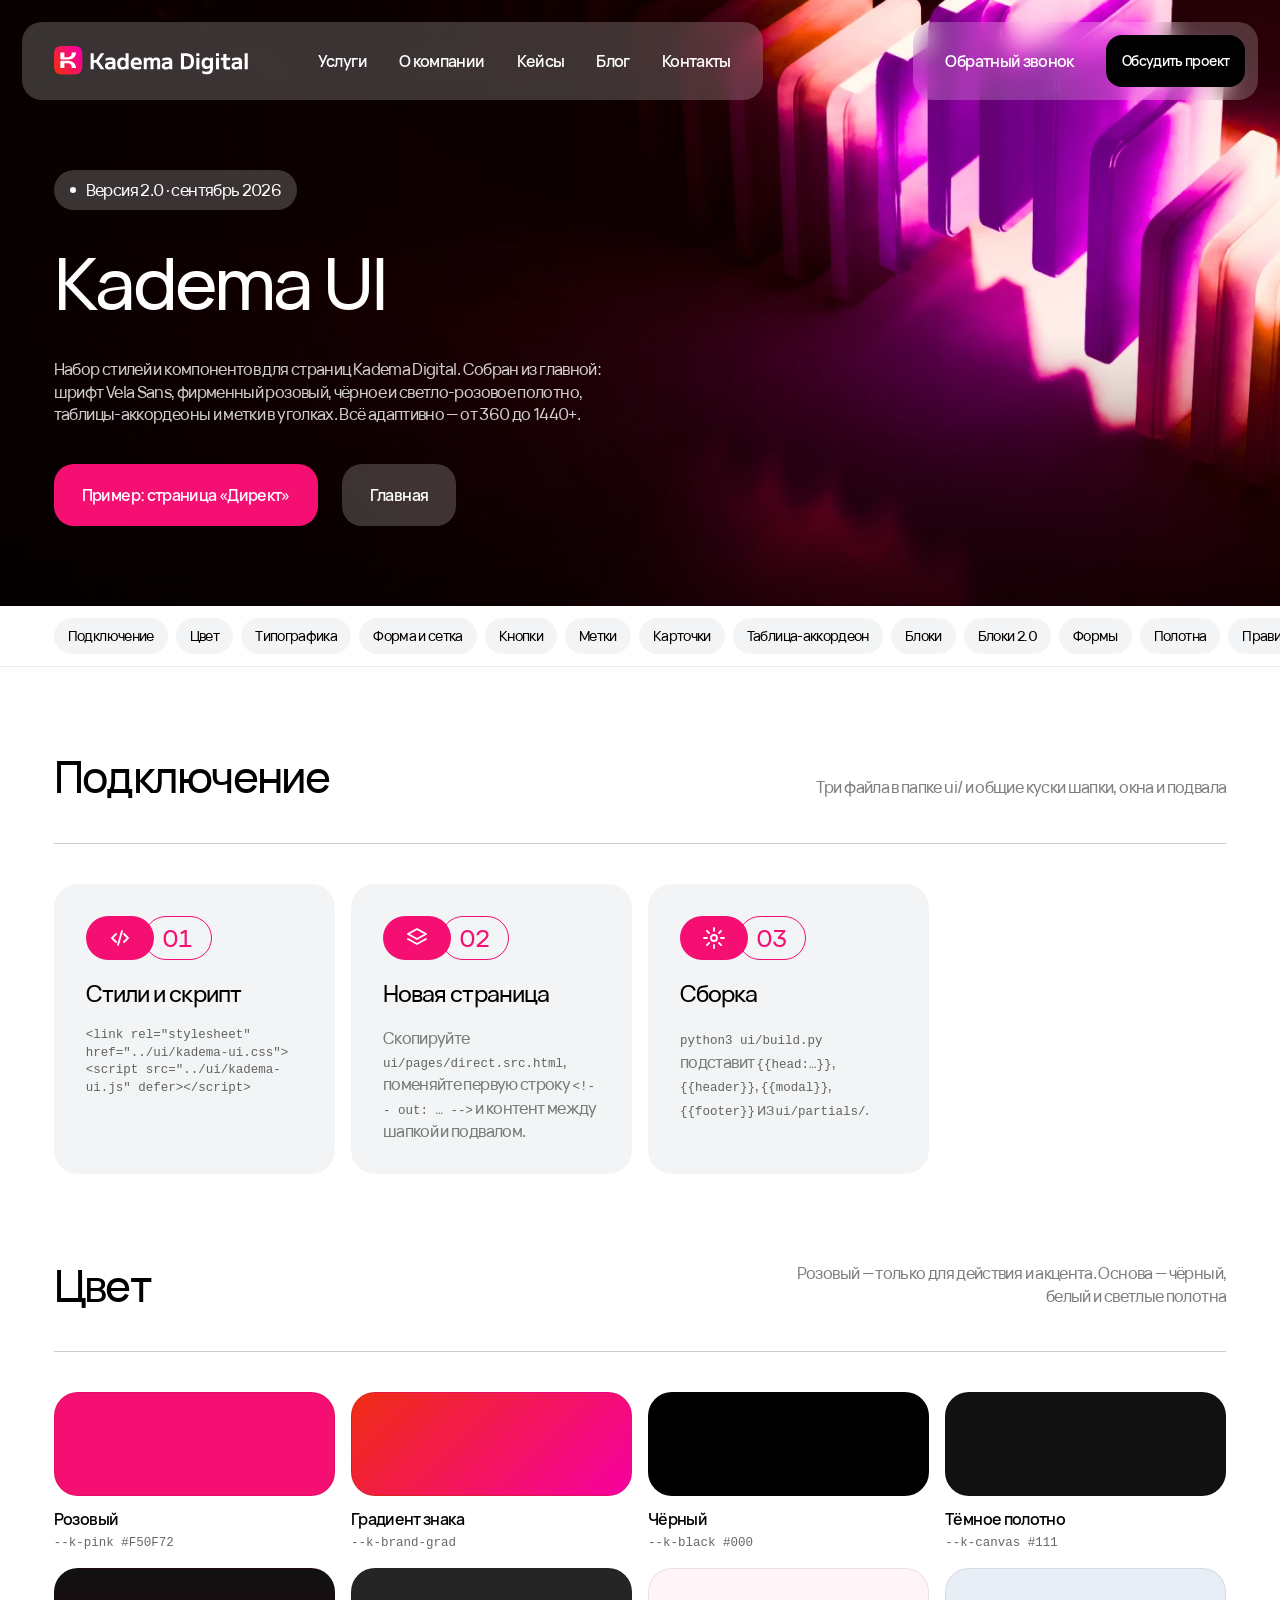
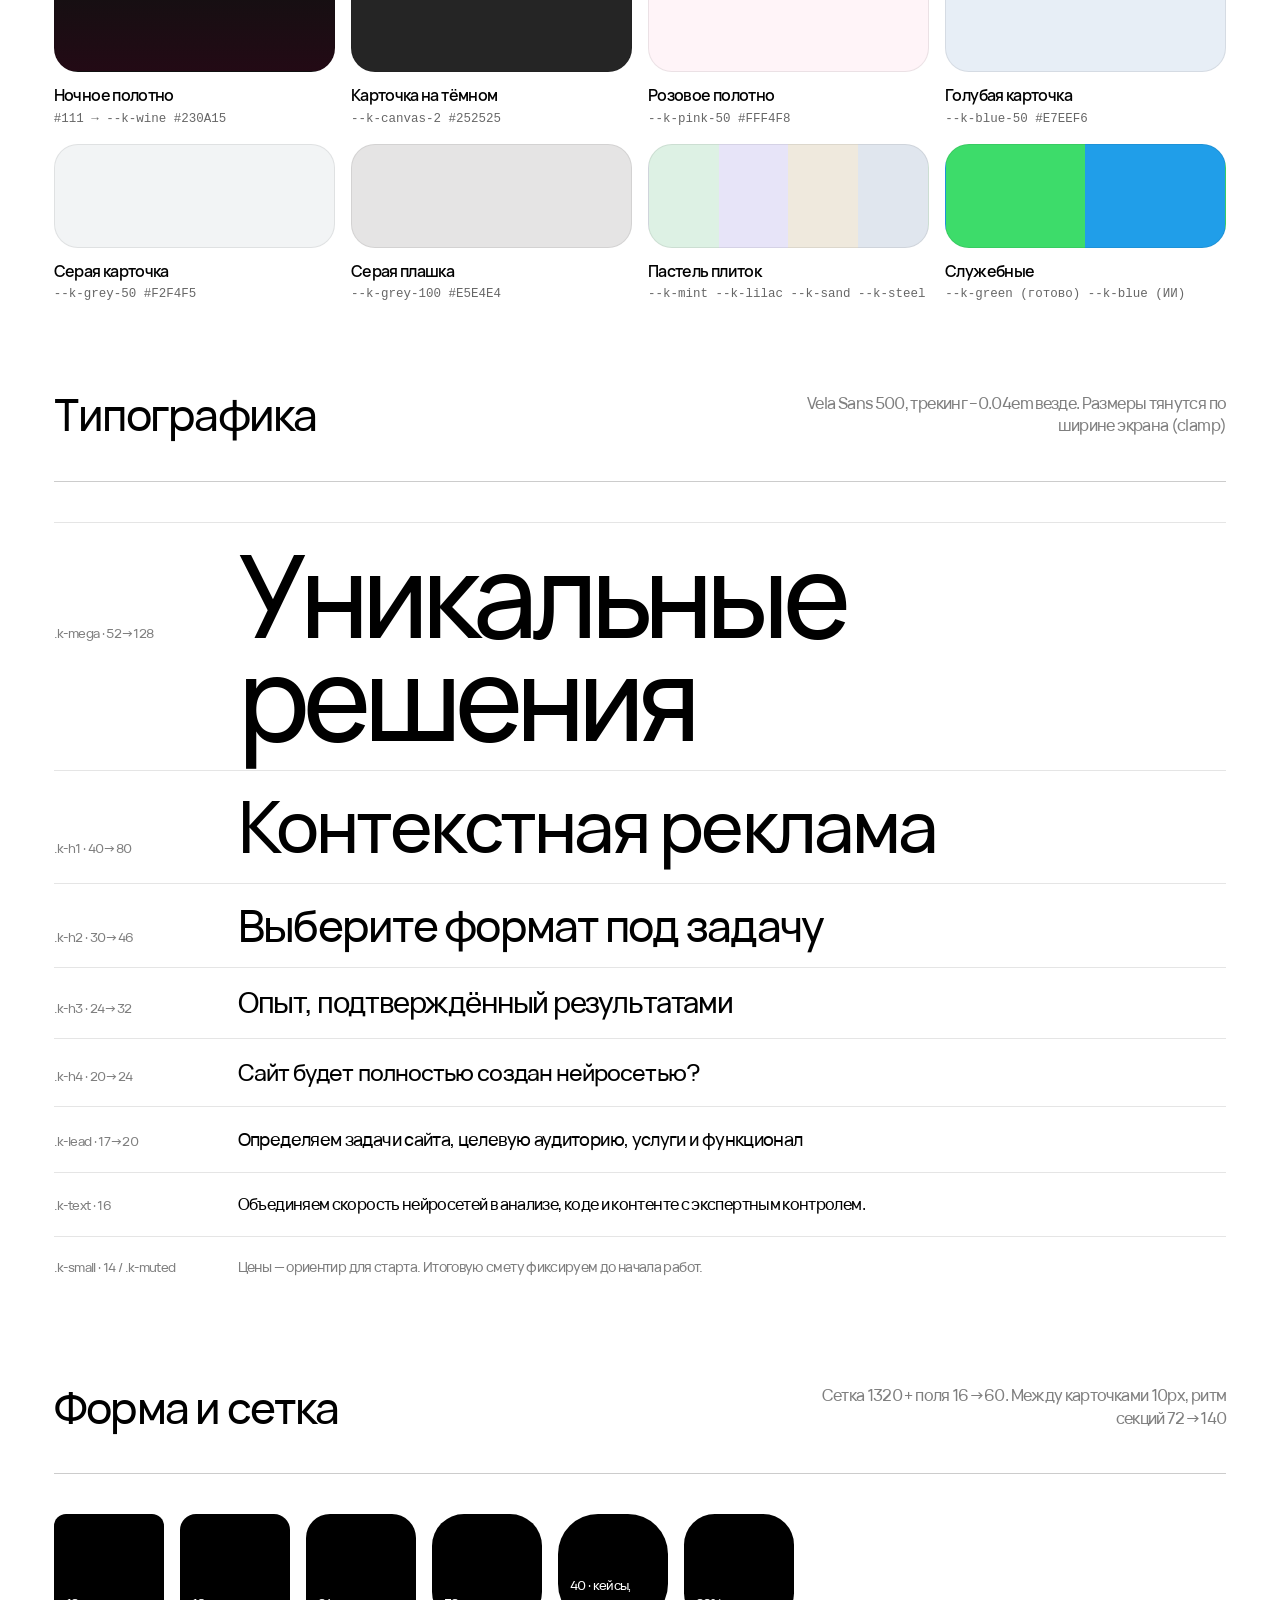
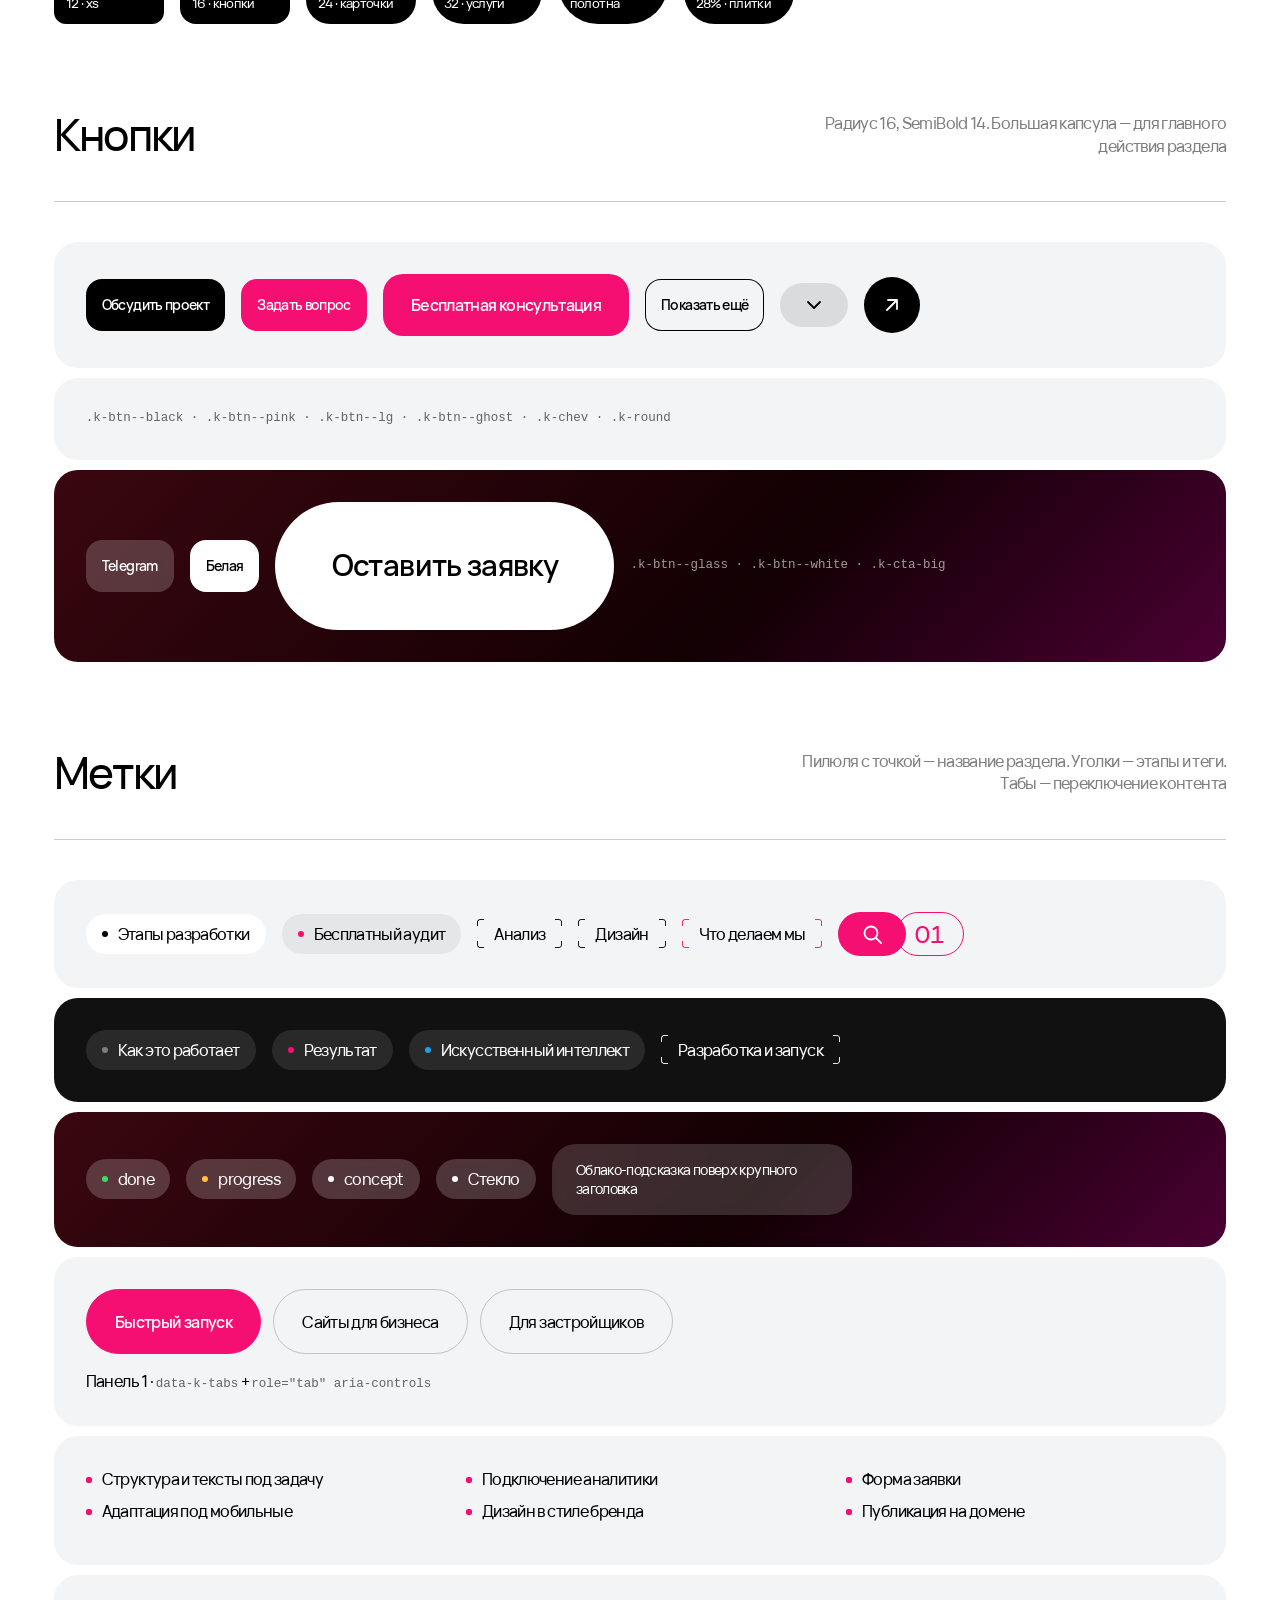
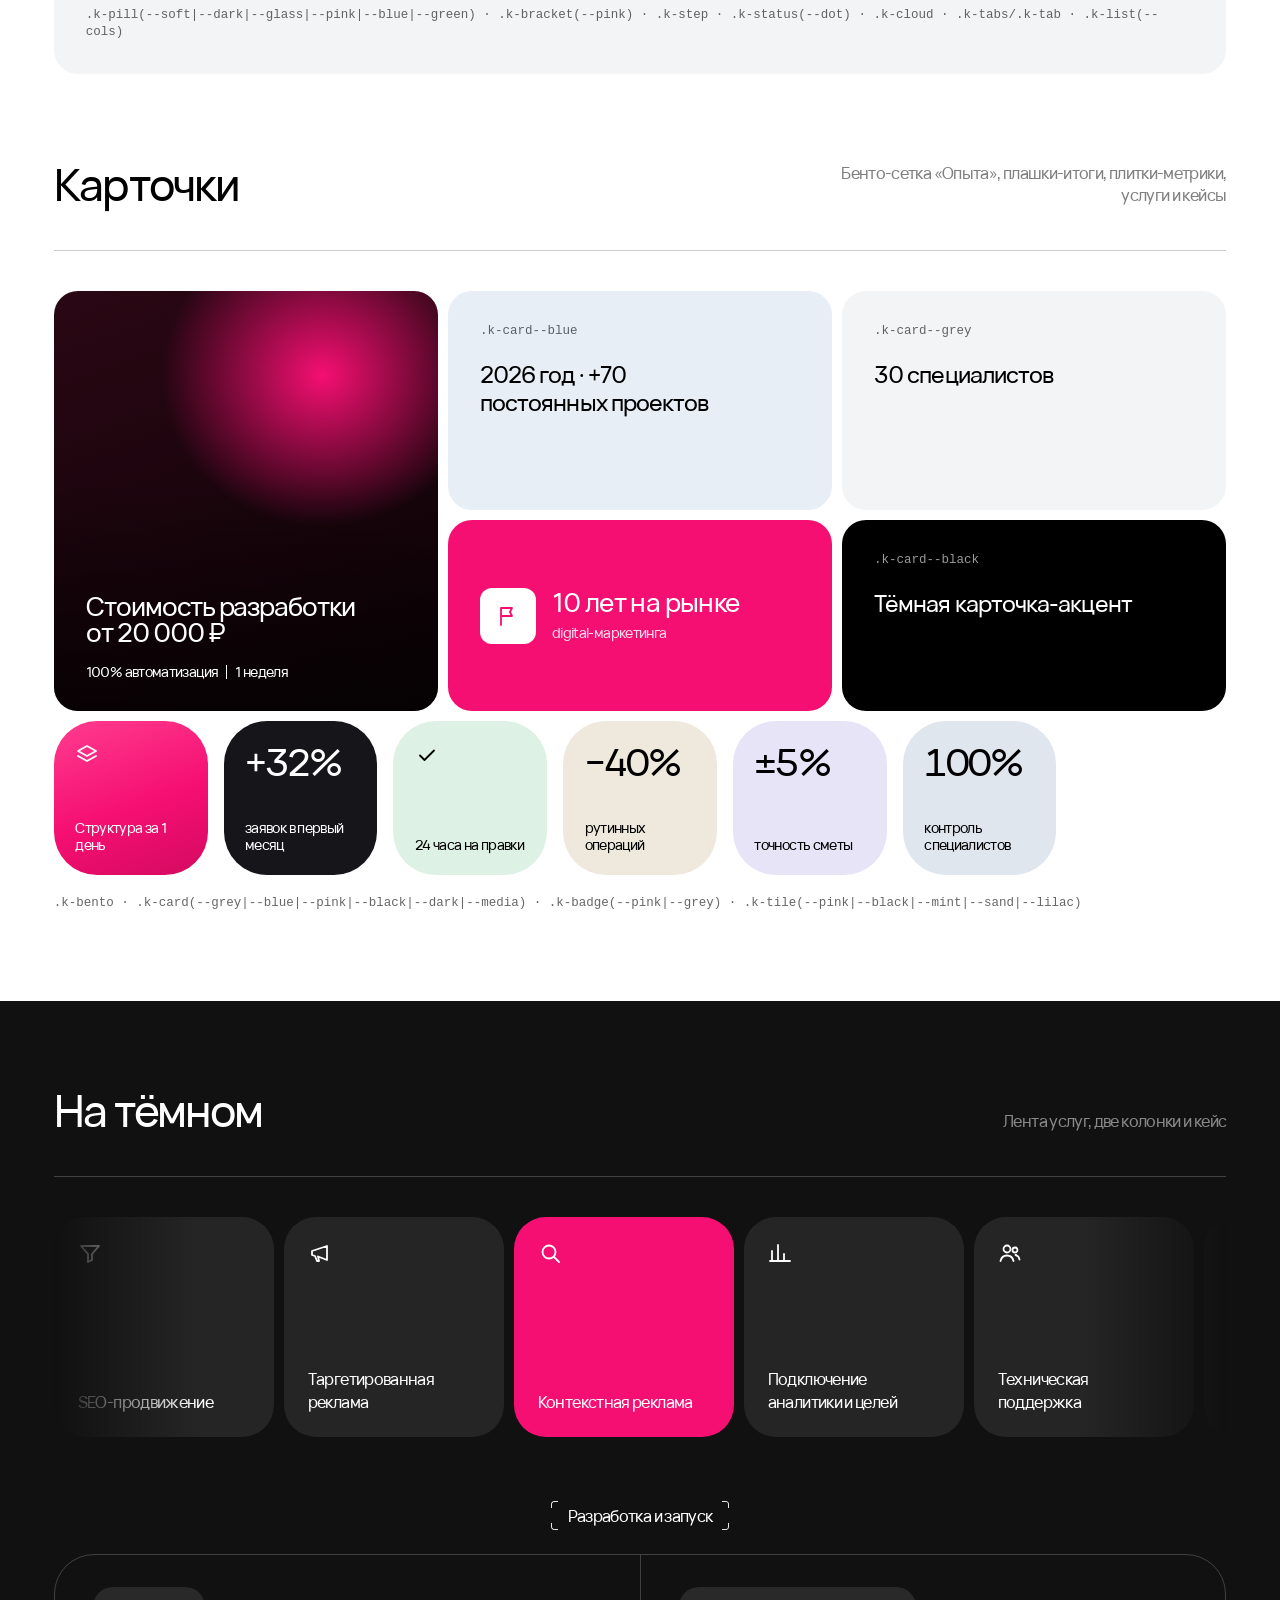
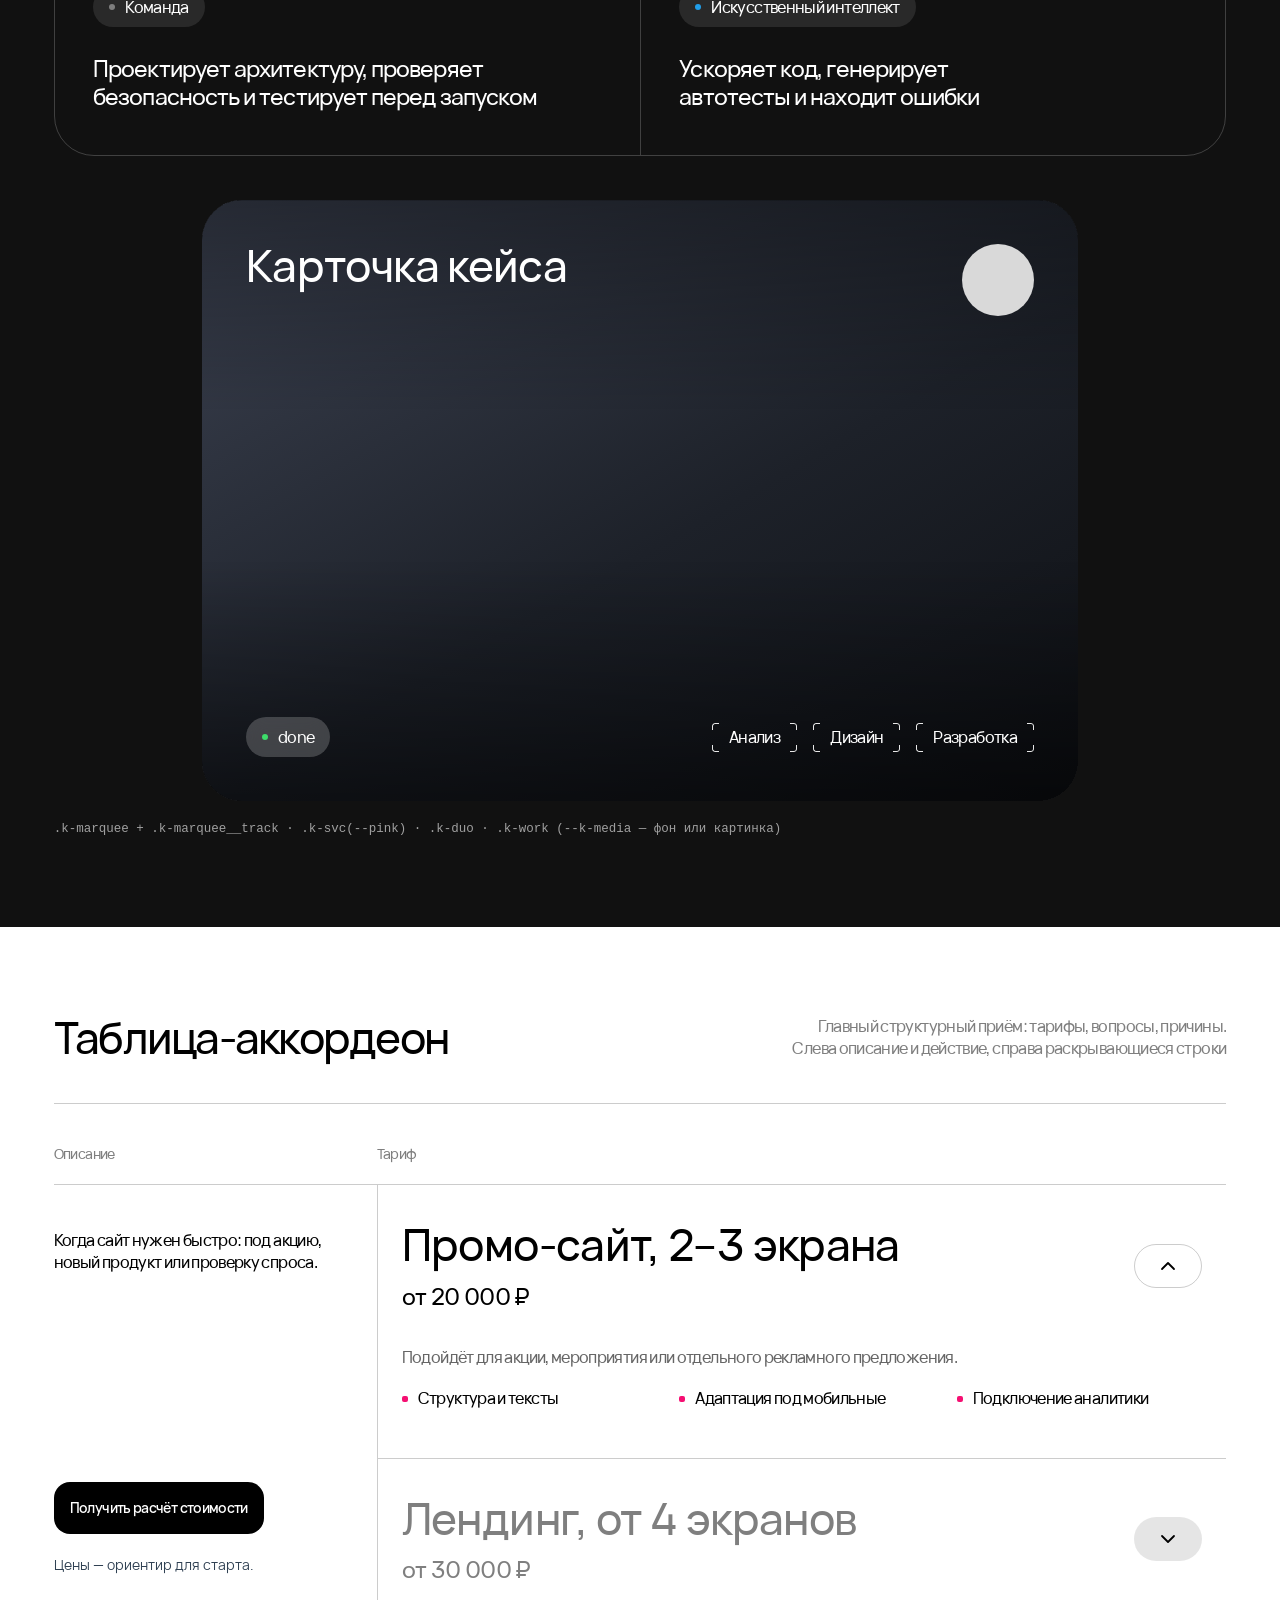
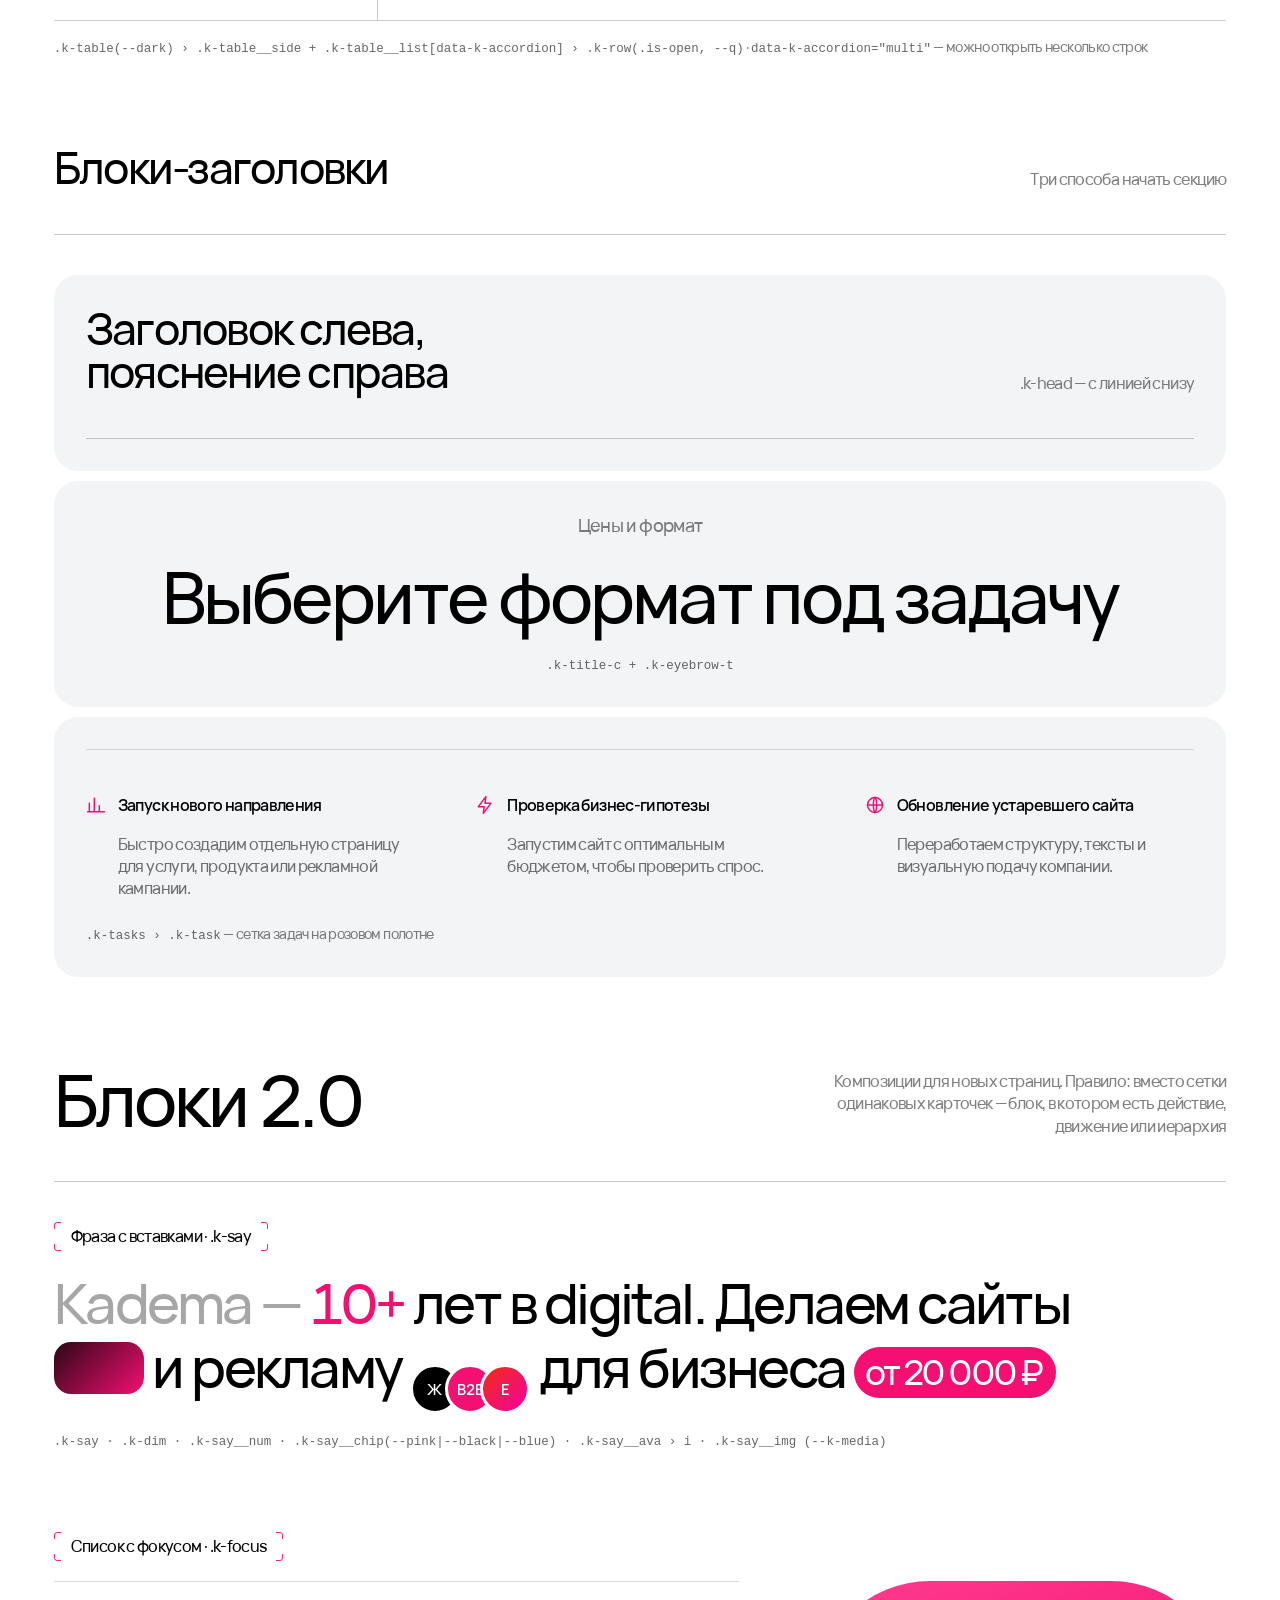
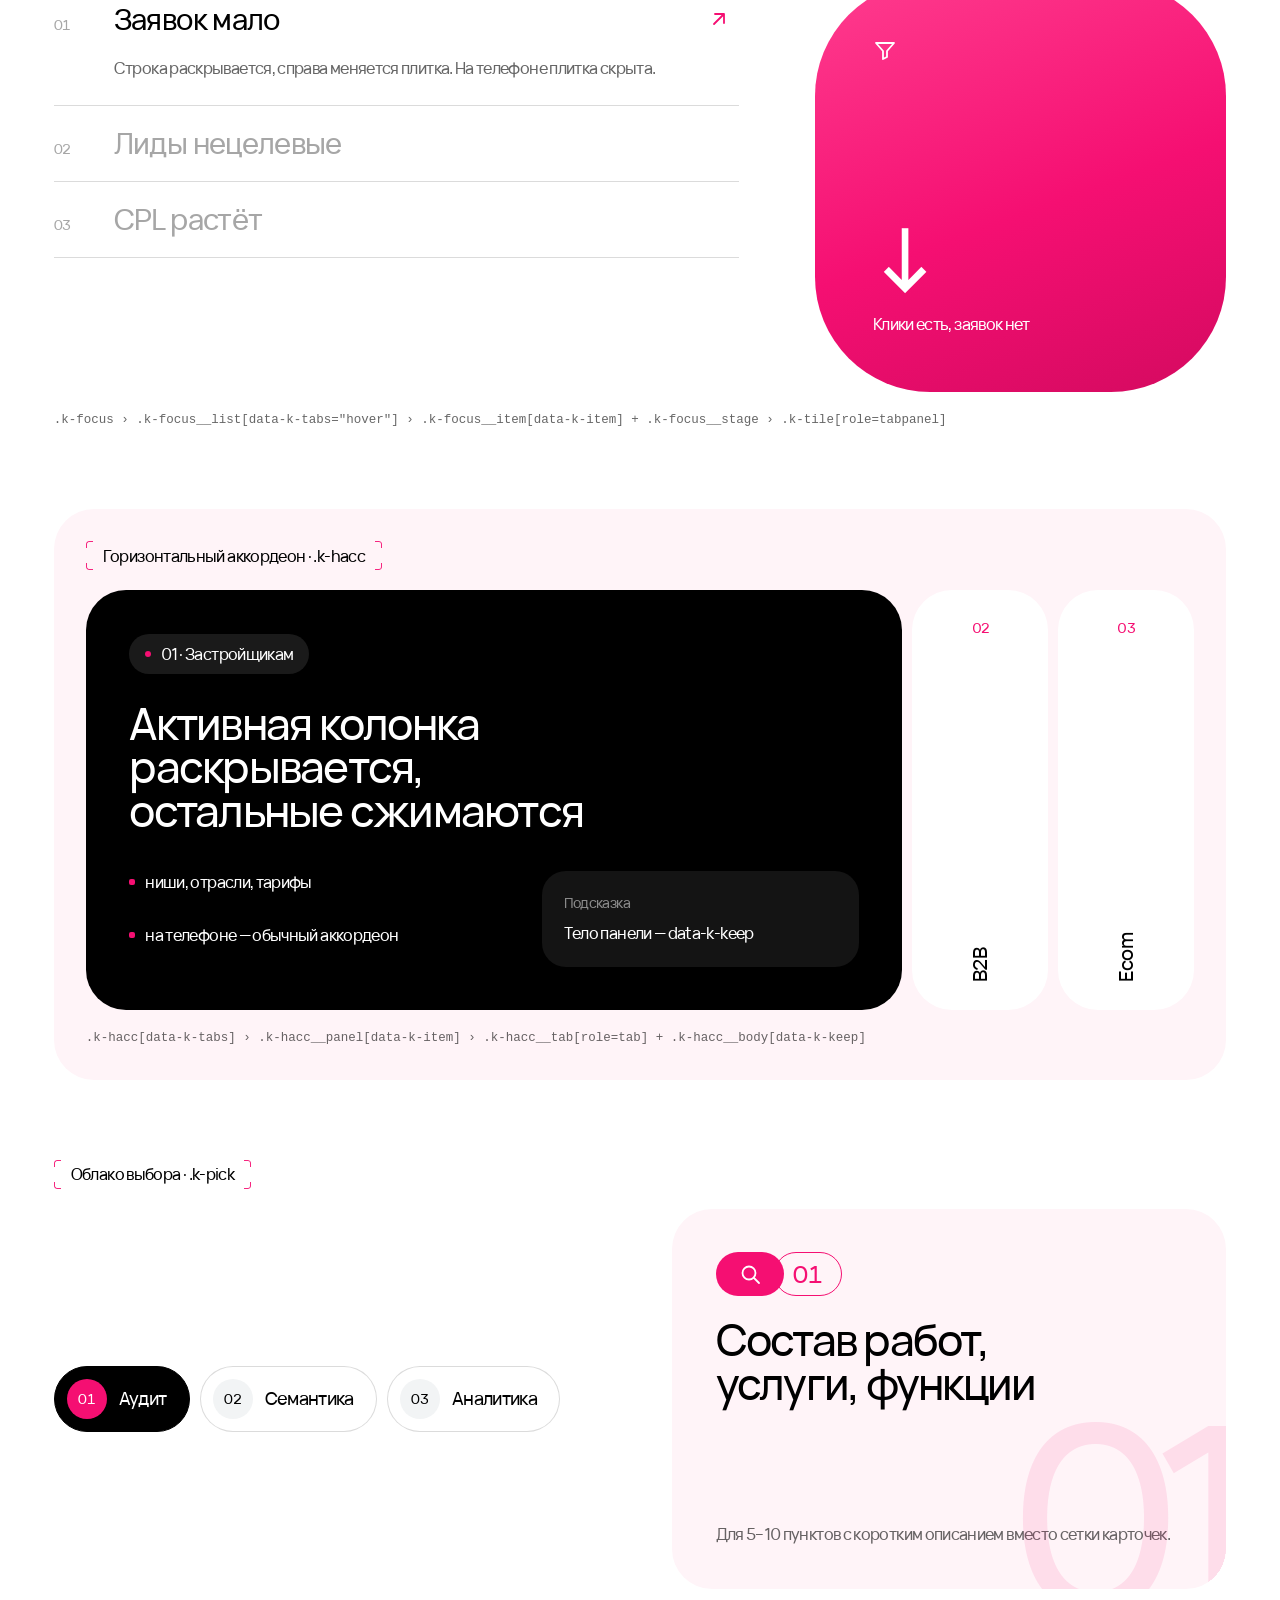
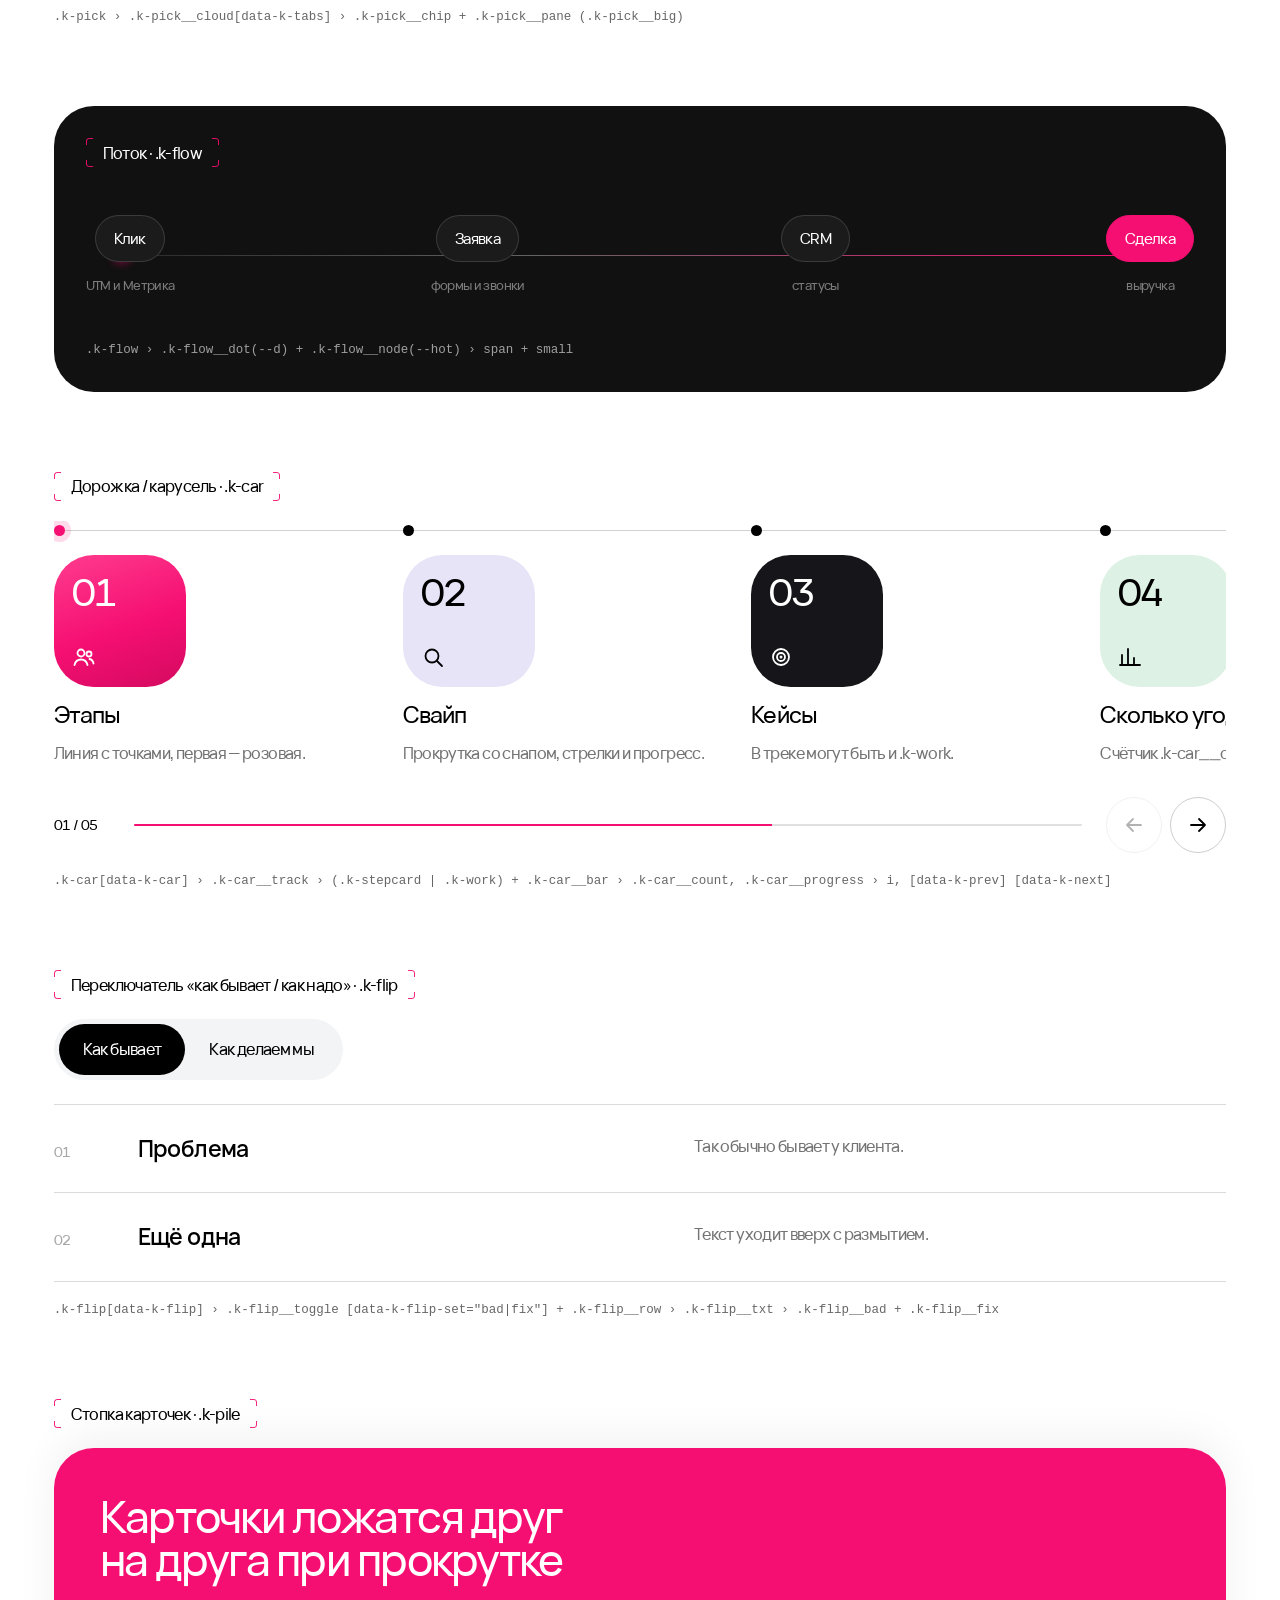
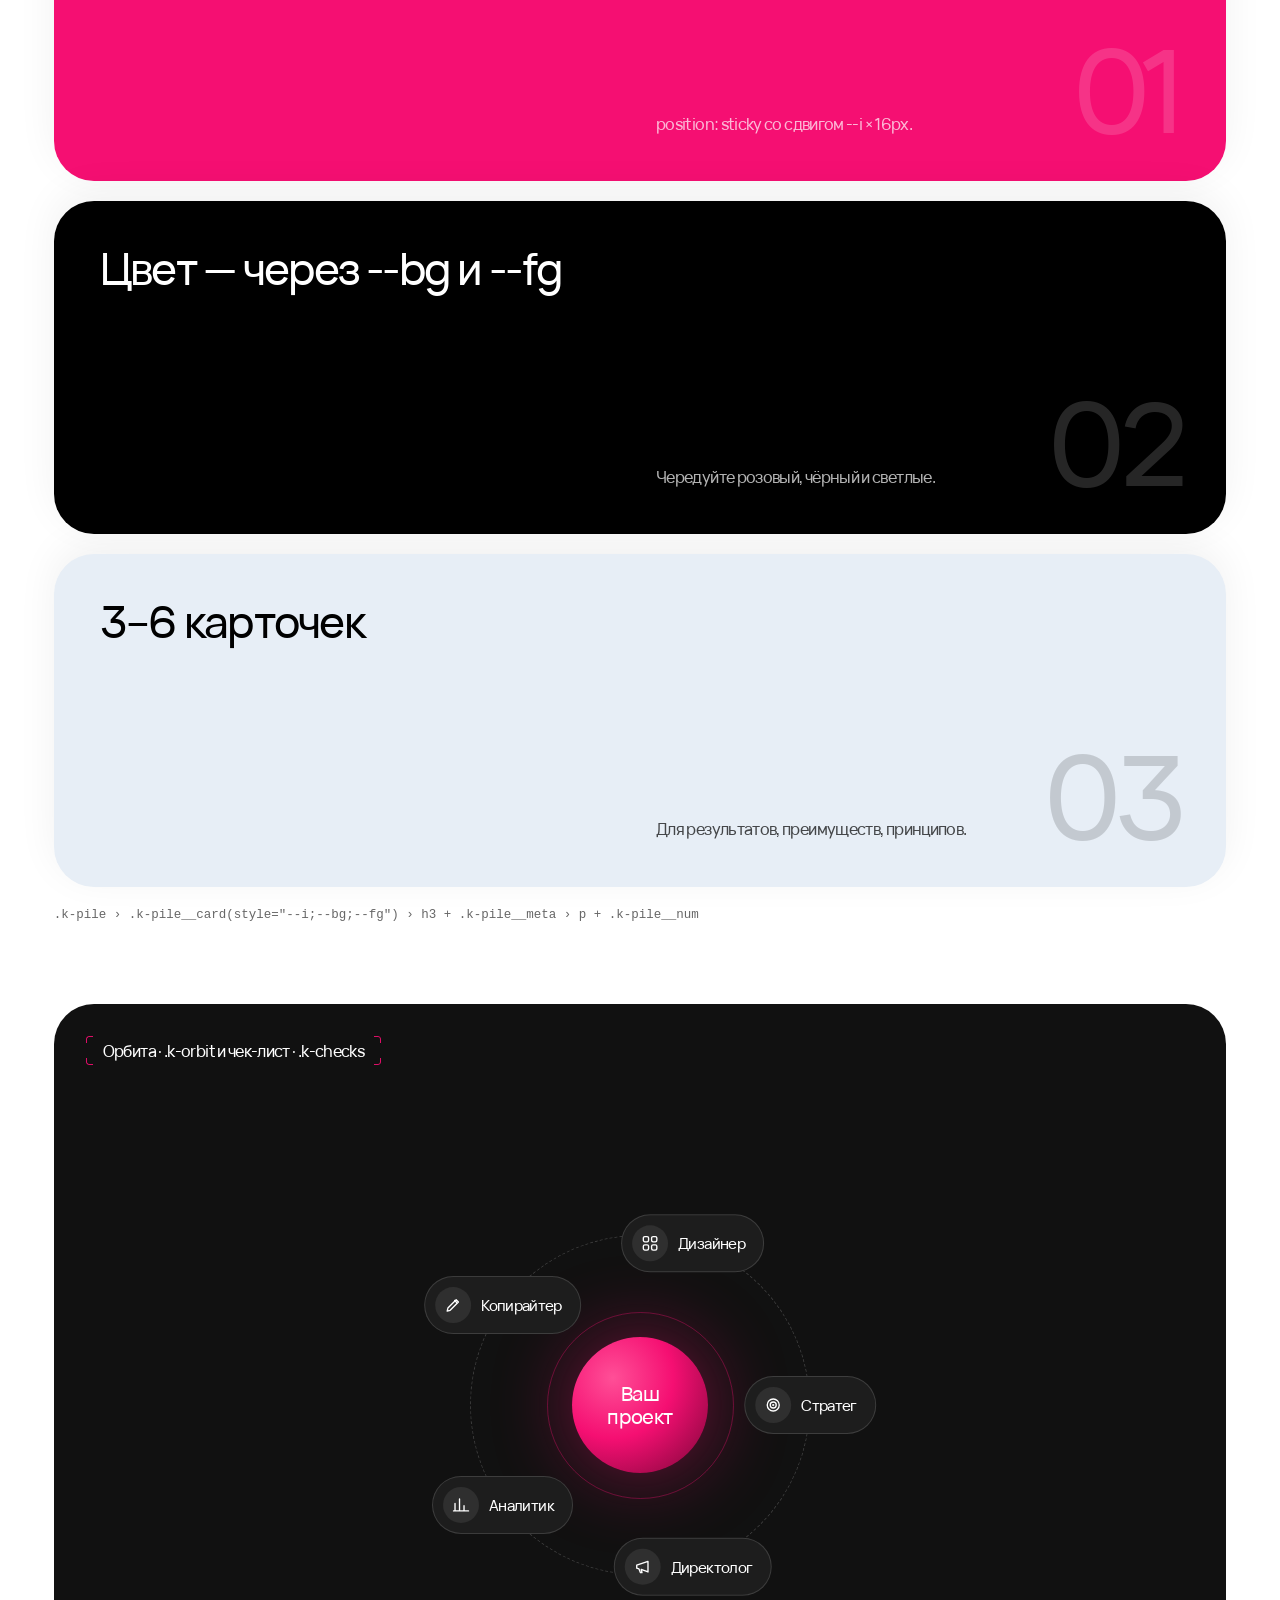
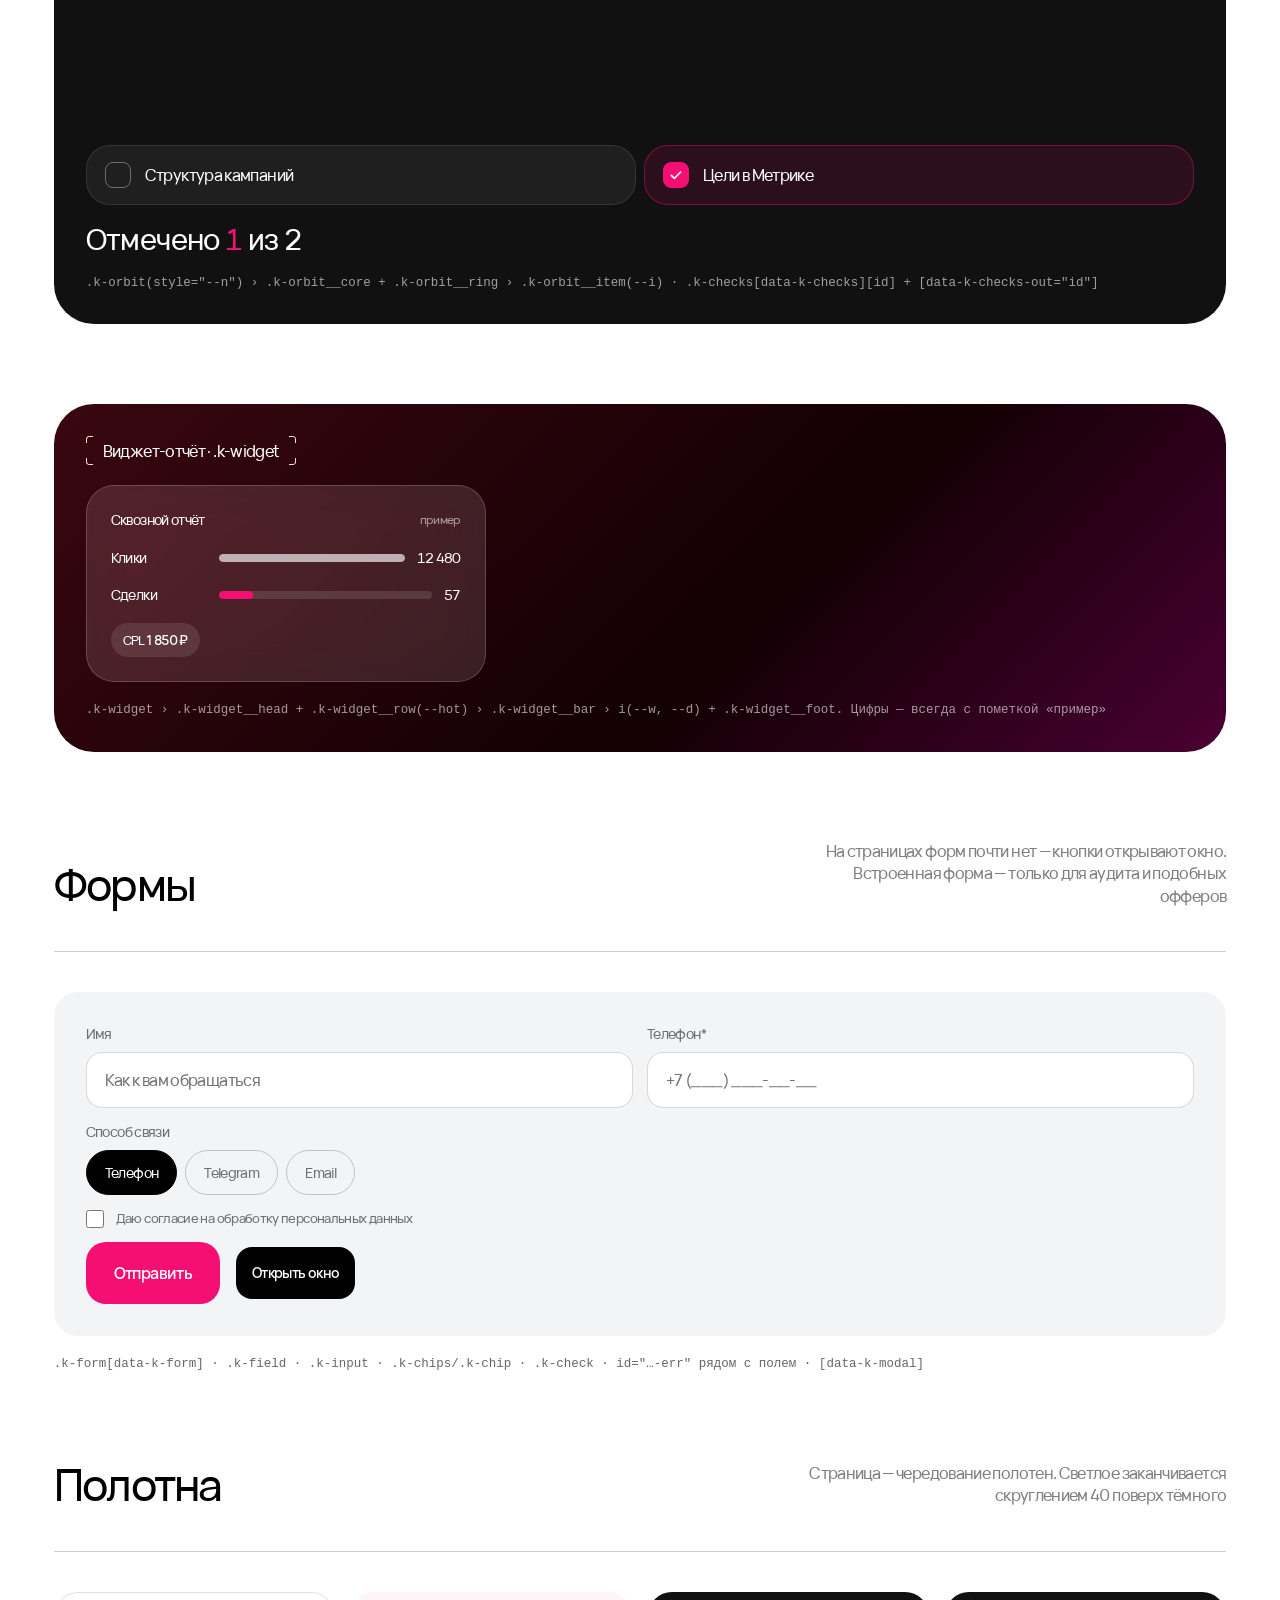
<file: ui/index.html>
<!doctype html>
<html lang="ru">
<head>
<meta charset="utf-8">
<meta name="viewport" content="width=device-width, initial-scale=1, viewport-fit=cover">
<title>Kadema UI — набор компонентов</title>
<link rel="stylesheet" href="../ui/kadema-ui.css?v=f64ed57e">
<script src="../ui/kadema-ui.js?v=62ce0368" defer></script>
<style>
  .kit-hero { padding-block: 170px 80px; }
  .kit-nav { position: sticky; top: 0; z-index: 5; background: rgba(255,255,255,.9); -webkit-backdrop-filter: blur(12px); backdrop-filter: blur(12px); border-bottom: 1px solid rgba(0,0,0,.08); }
  .kit-nav .k-wrap { display: flex; gap: 8px; overflow-x: auto; padding-block: 12px; scrollbar-width: none; }
  .kit-nav a { flex: none; padding: 8px 14px; border-radius: 100px; font-size: 14px; background: var(--k-grey-50); }
  .kit-nav a:hover { background: var(--k-pink); color: #fff; }
  .kit-sec { padding-block: 88px 0; }
  .kit-sec > .k-wrap > .k-head { margin-bottom: 40px; }
  .kit-demo { display: flex; flex-wrap: wrap; gap: 16px; align-items: center; padding: 32px; border-radius: var(--k-r-md); background: var(--k-grey-50); }
  .kit-demo--dark { background: var(--k-canvas); color: #fff; }
  .kit-demo--img { background: linear-gradient(135deg, #3a0710, #120003 60%, #4a0033); color: #fff; }
  .kit-grid { display: grid; grid-template-columns: repeat(auto-fill, minmax(260px, 1fr)); gap: 16px; }
  .kit-item { display: flex; flex-direction: column; gap: 12px; min-width: 0; }
  code, .kit-code { font-family: ui-monospace, SFMono-Regular, Menlo, Consolas, monospace; font-size: 12.5px; letter-spacing: 0; color: rgba(0,0,0,.6); }
  .k-surface--dark code, .kit-demo--dark code { color: rgba(255,255,255,.6); }
  .kit-label { display: flex; flex-direction: column; gap: 4px; }
  .sw { height: 104px; border-radius: var(--k-r-md); border: 1px solid rgba(0,0,0,.08); }
  .kit-type > div { display: grid; grid-template-columns: 160px 1fr; gap: 24px; align-items: baseline; padding-block: 20px; border-top: 1px solid rgba(0,0,0,.1); }
  .kit-type > div > :first-child { font-size: 13px; color: rgba(0,0,0,.5); }
  .kit-radii { display: flex; flex-wrap: wrap; gap: 16px; }
  .kit-radii div { width: 110px; height: 110px; background: #000; color: #fff; display: grid; place-items: end start; padding: 12px; font-size: 13px; }
  .kit-rules { display: grid; grid-template-columns: repeat(auto-fill, minmax(280px, 1fr)); gap: 10px; }
  .kit-rules li { padding: 24px; border-radius: var(--k-r-md); background: var(--k-grey-50); display: flex; flex-direction: column; gap: 8px; }
  .kit-rules b { font-weight: 600; }
  @media (max-width: 560px) { .kit-type > div { grid-template-columns: 1fr; gap: 8px; } .kit-demo { padding: 20px; } }
</style>
</head>
<body>
<header class="k-header">
  <nav class="k-header__nav" aria-label="Основное меню">
    <a href="../kadema-digital/" class="k-logo" aria-label="Kadema Digital"><svg width="200" height="30" viewBox="0 0 200 30" fill="none" xmlns="http://www.w3.org/2000/svg" aria-hidden="true">
        <path fill-rule="evenodd" clip-rule="evenodd" d="M1.99583 1.99583C0 3.99083 0 6.63083 0 13.0558V15.3275C0 21.7525 0 24.3925 1.99583 26.3875C3.9275 28.32 6.4325 28.3833 12.4617 28.3833H15.915C21.9442 28.3833 24.4483 28.3192 26.3808 26.3875C28.3133 24.4558 28.3758 21.3775 28.3758 15.3558V13.035C28.3758 7.00583 28.3125 3.935 26.3808 1.99583C24.385 0 21.7458 0 15.32 0H13.05C6.63083 0 3.99083 0 1.99583 1.99583Z" fill="url(#paint0_linear_182_1530)"/>
        <path d="M7.14747 13.593H12.9425C14.2025 13.593 15.2991 13.4938 16.2116 13.303C17.1316 13.1046 17.9033 12.8288 18.5258 12.468C19.5688 11.8914 20.4406 11.049 21.0525 10.0263C21.6666 9.00797 21.9725 7.80547 21.9725 6.42464H17.8116V6.4463C17.8116 7.38797 17.6275 8.60464 17.2591 9.27714C16.8916 9.9488 16.3041 10.473 15.5041 10.848C15.1008 11.0313 14.6833 11.1588 14.2591 11.223C13.8341 11.2938 13.1975 11.3221 12.3408 11.3221H10.3808V6.41797H6.36914V12.8013C6.36914 13.2321 6.72247 13.5788 7.14747 13.5788V13.593ZM18.5325 15.9996C17.9103 15.6396 17.1389 15.3613 16.2183 15.1646C15.2989 14.9719 14.2091 14.8749 12.9491 14.8738H7.15331C7.05097 14.8734 6.94956 14.8932 6.85493 14.9322C6.7603 14.9711 6.67432 15.0284 6.60196 15.1008C6.5296 15.1732 6.47228 15.2591 6.43332 15.3538C6.39436 15.4484 6.37453 15.5498 6.37497 15.6521V22.0355H10.3875V17.1313H12.3475C13.2041 17.1313 13.8475 17.1671 14.2658 17.2313C14.6908 17.2938 15.1075 17.4213 15.5108 17.6063C16.3175 17.9813 16.8983 18.5046 17.2658 19.1763C17.6341 19.8488 17.8175 21.0655 17.8175 22.0071V22.028H21.9783C21.9783 20.6488 21.6675 19.4455 21.0583 18.4263C20.4448 17.4052 19.5738 16.5632 18.5325 15.9846V15.9996Z" fill="currentColor"/>
        <path fill-rule="evenodd" clip-rule="evenodd" d="M185.001 17.9146H183.986C183.134 17.9146 182.025 17.9837 181.255 18.3687C180.695 18.6487 180.415 19.0804 180.415 19.7104C180.415 20.1313 180.555 20.4812 180.87 20.7496C181.243 21.0646 181.757 21.1462 182.235 21.1462C182.726 21.1462 183.216 21.0646 183.671 20.8662C184.056 20.7029 184.406 20.4696 184.662 20.1312C184.896 19.8279 185.001 19.4896 185.001 19.1154V17.9146ZM153.252 20.3996C153.742 20.3996 154.244 20.3179 154.699 20.1079C155.084 19.9329 155.422 19.6754 155.667 19.3371C155.912 19.0104 156.017 18.6371 156.017 18.2288V16.1871C156.017 15.7787 155.901 15.4171 155.656 15.0904C155.399 14.7404 155.072 14.4954 154.687 14.3088C154.232 14.0988 153.742 14.0171 153.241 14.0171C152.471 14.0171 151.782 14.2387 151.268 14.8337C150.708 15.4871 150.557 16.3737 150.557 17.2021C150.557 18.0304 150.708 18.9404 151.268 19.5829C151.782 20.1663 152.471 20.3879 153.241 20.3879L153.252 20.3996ZM115.25 17.9137H114.235C113.382 17.9137 112.274 17.9837 111.504 18.3687C110.944 18.6487 110.664 19.0804 110.664 19.7104C110.664 20.1313 110.792 20.4812 111.119 20.7496C111.492 21.0646 112.006 21.1462 112.484 21.1462C112.977 21.1525 113.465 21.0572 113.919 20.8662C114.305 20.7029 114.655 20.4696 114.912 20.1312C115.145 19.8279 115.25 19.4896 115.25 19.1154V17.9137ZM79.6858 16.4446H84.925C84.8666 15.8263 84.7033 15.1729 84.3183 14.6829C83.84 14.0879 83.1516 13.8896 82.4041 13.8896C81.6108 13.8896 80.8641 14.0996 80.3391 14.7296C79.9425 15.2079 79.7558 15.8263 79.6858 16.4446ZM68.835 21.0771C69.3366 21.0771 69.85 20.9837 70.2933 20.7387C70.6878 20.5226 71.0241 20.2141 71.2733 19.8396C71.53 19.4546 71.635 19.0229 71.635 18.5562V16.5146C71.6466 16.0479 71.5533 15.6046 71.285 15.2196C71.0271 14.8516 70.6877 14.5481 70.2933 14.3329C69.85 14.0762 69.3483 13.9829 68.8466 13.9829C68.0525 14.0062 67.3758 14.2746 66.8741 14.9046C66.2908 15.6279 66.1508 16.6429 66.1508 17.5412C66.1508 18.4513 66.3141 19.4554 66.8741 20.1904C67.3641 20.8321 68.0408 21.0771 68.835 21.0771ZM58.4616 17.9271H57.4466C56.595 17.9271 55.4866 17.9962 54.7166 18.3812C54.1566 18.6612 53.8766 19.0929 53.8766 19.7229C53.8766 20.1437 54.0166 20.4937 54.3316 20.7621C54.705 21.0771 55.2183 21.1587 55.6966 21.1587C56.1866 21.1587 56.6766 21.0771 57.1316 20.8787C57.5166 20.7154 57.8666 20.4821 58.1233 20.1437C58.3566 19.8404 58.4616 19.5021 58.4616 19.1279V17.9271ZM130.01 9.88625L130.033 20.6212L131.83 20.6446C132.81 20.6446 133.895 20.5046 134.782 20.0729C135.528 19.7112 136.065 19.1271 136.403 18.3687C136.823 17.4237 136.94 16.2804 136.952 15.2654C136.952 14.2504 136.823 13.0954 136.403 12.1496C136.065 11.3912 135.528 10.8196 134.782 10.4579C133.895 10.0262 132.81 9.89792 131.83 9.88625H130.01ZM190.683 23.3746V7.15625H193.74V23.3746H190.683ZM184.989 15.6854C184.989 15.3471 184.931 14.9621 184.802 14.6704C184.686 14.4021 184.476 14.2387 184.207 14.1337C183.822 13.9937 183.309 13.9704 182.889 13.9821C182.142 13.9821 181.407 14.0638 180.672 14.1921C179.937 14.3321 179.213 14.5421 178.525 14.8337L178.315 14.9271L177.907 12.4421L178.047 12.3837C178.853 12.0869 179.685 11.864 180.532 11.7179C181.433 11.5544 182.347 11.4724 183.262 11.4729C184.184 11.4729 185.187 11.5546 186.027 11.9054C186.727 12.1971 187.252 12.6871 187.556 13.3871C187.917 14.1921 188.011 15.1721 188.011 16.0471V23.3512H185.106L185.082 22.2546C184.651 22.6396 184.126 22.9196 183.589 23.1296C182.856 23.4131 182.076 23.5595 181.29 23.5612C180.263 23.5612 179.26 23.3162 178.502 22.5929C177.767 21.8929 177.475 20.9712 177.475 19.9787C177.475 18.6371 177.977 17.5404 179.097 16.7704C180.368 15.8954 182.083 15.6737 183.589 15.6737H184.989V15.6854ZM169.354 14.2038H166.833V11.7062H169.354V8.00792H172.411V11.7062H176.215V14.2038H172.411V19.2087C172.411 19.6171 172.446 20.2712 172.726 20.5979C172.982 20.9012 173.484 20.9596 173.857 20.9596C174.184 20.9596 174.511 20.9246 174.826 20.8779C175.132 20.8282 175.433 20.7501 175.725 20.6446L175.947 20.5629L176.227 23.1412L176.075 23.1879C175.608 23.3279 175.141 23.4329 174.662 23.5029C174.214 23.5634 173.762 23.5946 173.309 23.5963C172.294 23.5963 171.069 23.4446 170.299 22.7212C169.529 22.0096 169.354 20.8896 169.354 19.8971V14.2038ZM162.038 23.3746L162.015 11.7762H165.048L165.072 23.3746H162.038ZM162.015 10.0612V7.15625H165.048L165.072 10.0846L162.015 10.0612ZM156.017 21.7062C155.621 22.0745 155.158 22.3635 154.652 22.5579C153.987 22.8263 153.276 22.9429 152.552 22.9429C151.128 22.9429 149.845 22.5229 148.9 21.4263C147.897 20.2712 147.593 18.7187 147.593 17.2262C147.593 15.7321 147.897 14.1804 148.9 13.0254C149.845 11.9288 151.128 11.5087 152.552 11.5087C153.299 11.5087 154.022 11.6254 154.711 11.9054C155.224 12.1037 155.702 12.3837 156.111 12.7571L156.134 11.7304H159.016V21.9746C159.016 23.6079 158.712 25.4163 157.534 26.6412C156.344 27.8662 154.559 28.1704 152.926 28.1704C152.05 28.1704 151.187 28.0888 150.335 27.9021C149.612 27.7504 148.888 27.5171 148.247 27.1437L148.142 27.0854L148.55 24.6112L148.783 24.7396C149.343 25.0662 149.962 25.2763 150.592 25.4279C151.268 25.5912 151.968 25.6729 152.669 25.6729C153.556 25.6729 154.629 25.5329 155.259 24.8329C155.912 24.1096 156.029 22.8846 156.029 21.9629V21.7062H156.017ZM142.354 23.3746L142.331 11.7762H145.365L145.388 23.3746H142.354ZM142.331 10.0612V7.15625H145.365L145.388 10.0846L142.331 10.0612ZM115.238 15.6971C115.238 15.3588 115.18 14.9738 115.052 14.6821C114.935 14.4138 114.725 14.2504 114.457 14.1454C114.071 14.0054 113.557 13.9821 113.137 13.9937C112.391 13.9937 111.656 14.0754 110.921 14.2038C110.186 14.3438 109.462 14.5537 108.774 14.8454L108.564 14.9388L108.156 12.4537L108.296 12.3954C109.102 12.0986 109.934 11.8757 110.781 11.7296C111.682 11.5661 112.595 11.4841 113.511 11.4846C114.433 11.4846 115.437 11.5662 116.277 11.9162C116.977 12.2079 117.502 12.6987 117.805 13.3987C118.167 14.2037 118.26 15.1838 118.26 16.0588V23.3629H115.355L115.332 22.2662C114.9 22.6512 114.375 22.9312 113.837 23.1412C113.104 23.4247 112.325 23.571 111.539 23.5729C110.512 23.5729 109.509 23.3279 108.751 22.6046C108.016 21.9046 107.724 20.9829 107.724 19.9904C107.724 18.6487 108.226 17.5521 109.346 16.7821C110.617 15.9071 112.332 15.6854 113.837 15.6854H115.238V15.6971ZM92.6725 12.8154C93.035 12.4478 93.4571 12.1441 93.9208 11.9171C94.5625 11.6129 95.2741 11.4963 95.9741 11.4963C96.6741 11.4963 97.3391 11.6013 97.9341 11.9171C98.3891 12.1504 98.7516 12.4879 99.0083 12.9204C99.3988 12.4739 99.88 12.1159 100.42 11.8704C101.073 11.5896 101.785 11.4846 102.497 11.4846C103.512 11.4846 104.597 11.7062 105.285 12.5121C105.997 13.3521 106.148 14.6004 106.148 15.6621V23.3629H103.197V16.3154C103.197 15.7671 103.138 15.0087 102.812 14.5537C102.532 14.1571 102.1 14.0404 101.633 14.0404C101.015 14.0404 100.467 14.2271 100.058 14.6937C99.615 15.1954 99.475 15.8371 99.475 16.4904V23.3629H96.4991V16.1171C96.4991 15.5921 96.4175 14.9737 96.0791 14.5421C95.7875 14.1687 95.3791 14.0404 94.9241 14.0404C94.5275 14.0404 94.1658 14.1454 93.8391 14.3554C93.5098 14.5725 93.2409 14.8695 93.0575 15.2187C92.8475 15.6037 92.7658 16.0354 92.7658 16.4788V23.3512H89.79V11.6946H92.6258L92.6608 12.7921L92.6725 12.8154ZM79.6741 18.7537C79.7558 19.3604 79.9775 19.9329 80.4325 20.3646C81.0975 20.9712 82.0775 21.1112 82.9408 21.1112C83.5833 21.1112 84.2366 21.0412 84.8666 20.9246C85.485 20.8196 86.0916 20.6679 86.675 20.4462L86.885 20.3646L87.27 22.8146L87.13 22.8729C86.5116 23.1179 85.8583 23.2812 85.205 23.4096C84.4933 23.5379 83.77 23.6079 83.0466 23.6079C81.3425 23.6079 79.5925 23.2462 78.3208 22.0329C77.0725 20.8546 76.6525 19.2329 76.6525 17.5521C76.6525 15.8713 77.0375 14.3321 78.1925 13.1304C79.3125 11.9512 80.7941 11.5079 82.3925 11.5079C83.91 11.5079 85.345 11.9054 86.395 13.0487C87.48 14.2271 87.8066 15.8137 87.8066 17.3654C87.8066 17.5987 87.8066 17.8204 87.7833 18.0537C87.7833 18.2404 87.76 18.4271 87.7366 18.6138L87.7133 18.7771H79.6625L79.6741 18.7537ZM71.6233 12.8271L71.6466 7.15625H74.6216V23.3746H71.7633L71.74 22.2546C71.3316 22.6512 70.8533 22.9546 70.3283 23.1762C69.6406 23.4618 68.9021 23.6046 68.1575 23.5963C66.6991 23.5963 65.4391 23.1179 64.5058 21.9862C63.4908 20.7496 63.1991 19.1037 63.1991 17.5529C63.1991 16.0004 63.4908 14.3437 64.5058 13.1187C65.4391 11.9871 66.6991 11.5079 68.1583 11.5079C68.8816 11.5079 69.605 11.6246 70.27 11.9162C70.7833 12.1387 71.2383 12.4412 71.6233 12.8387V12.8271ZM58.45 15.6971C58.45 15.3588 58.3916 14.9738 58.2633 14.6821C58.1466 14.4138 57.9366 14.2504 57.6683 14.1454C57.2833 14.0054 56.77 13.9821 56.35 13.9937C55.6033 13.9937 54.8683 14.0754 54.1333 14.2038C53.3983 14.3438 52.675 14.5537 51.9858 14.8454L51.7758 14.9388L51.3675 12.4537L51.5075 12.3954C52.3142 12.0985 53.1462 11.8757 53.9933 11.7296C54.8941 11.5661 55.8078 11.4841 56.7233 11.4846C57.645 11.4846 58.6483 11.5662 59.4883 11.9162C60.1883 12.2079 60.7133 12.6987 61.0175 13.3987C61.3791 14.2037 61.4725 15.1838 61.4725 16.0588V23.3629H58.5666L58.5433 22.2662C58.1116 22.6512 57.5866 22.9312 57.05 23.1412C56.3168 23.4247 55.5377 23.571 54.7516 23.5729C53.725 23.5729 52.7216 23.3279 51.9625 22.6046C51.2275 21.9046 50.9358 20.9829 50.9358 19.9904C50.9358 18.6487 51.4375 17.5521 52.5575 16.7821C53.83 15.9071 55.545 15.6854 57.05 15.6854H58.45V15.6971ZM44.67 15.2654L50.3533 23.3746H46.8166L42.0916 16.6304H39.7V23.3746H36.6191V7.15625H39.7V13.9004H42.0916L46.8166 7.15625H50.3525L44.67 15.2654ZM126.941 23.3746V7.15625H131.643C133.848 7.15625 136.322 7.55292 137.967 9.15125C139.601 10.7262 140.032 13.0837 140.032 15.2654C140.032 17.4471 139.601 19.8038 137.967 21.3796C136.31 22.9779 133.848 23.3746 131.643 23.3746H126.941Z" fill="currentColor"/>
        <defs>
        <linearGradient id="paint0_linear_182_1530" x1="0.4525" y1="23.09" x2="27.3783" y2="5.64667" gradientUnits="userSpaceOnUse">
        <stop stop-color="#F02D13"/>
        <stop offset="1" stop-color="#F700A1"/>
        </linearGradient>
        </defs>
        </svg></a>
    <div class="k-header__links">
      <a href="#">Услуги</a>
      <a href="#">О компании</a>
      <a href="#">Кейсы</a>
      <a href="#">Блог</a>
      <a href="#">Контакты</a>
    </div>
    <button class="k-burger" type="button" aria-label="Меню" aria-expanded="false" aria-controls="k-menu"><i></i><i></i></button>
  </nav>
  <div class="k-header__cta">
    <a href="#" data-k-modal>Обратный звонок</a>
    <a href="#" class="k-btn k-btn--black" data-k-modal>Обсудить проект</a>
  </div>
</header>
<nav class="k-menu" id="k-menu" hidden aria-label="Меню">
  <a href="#">Услуги</a><a href="#">О компании</a><a href="#">Кейсы</a><a href="#">Блог</a><a href="#">Контакты</a>
  <a href="#" class="k-btn k-btn--pink k-btn--lg" data-k-modal>Обсудить проект</a>
</nav>


<main>
<section class="k-hero" style="min-height:0">
  <div class="k-hero__bg" aria-hidden="true" style="--k-hero-img:url(../kadema-digital/images/hero.webp)"></div>
  <div class="k-wrap k-hero__in kit-hero">
    <span class="k-pill k-pill--glass" style="align-self:flex-start">Версия 2.0 · сентябрь 2026</span>
    <h1 class="k-h1">Kadema UI</h1>
    <p class="k-text k-hero__sub">Набор стилей и компонентов для страниц Kadema Digital. Собран из главной: шрифт Vela Sans, фирменный розовый, чёрное и светло-розовое полотно, таблицы-аккордеоны и метки в уголках. Всё адаптивно — от 360 до 1440+.</p>
    <div class="k-hero__row"><a href="../direct/" class="k-btn k-btn--pink k-btn--lg">Пример: страница «Директ»</a><a href="../kadema-digital/" class="k-btn k-btn--glass k-btn--lg">Главная</a></div>
  </div>
</section>

<nav class="kit-nav" aria-label="Разделы набора"><div class="k-wrap">
  <a href="#start">Подключение</a><a href="#colors">Цвет</a><a href="#type">Типографика</a><a href="#shape">Форма и сетка</a><a href="#buttons">Кнопки</a><a href="#labels">Метки</a><a href="#cards">Карточки</a><a href="#table">Таблица-аккордеон</a><a href="#blocks">Блоки</a><a href="#blocks2">Блоки 2.0</a><a href="#form">Формы</a><a href="#surfaces">Полотна</a><a href="#rules">Правила</a>
</div></nav>

<!-- Подключение -->
<section class="kit-sec" id="start"><div class="k-wrap">
  <div class="k-head"><h2 class="k-h2">Подключение</h2><p>Три файла в папке ui/ и общие куски шапки, окна и подвала</p></div>
  <div class="kit-grid">
    <div class="k-card k-card--grey"><span class="k-step"><span class="k-step__icon"><svg class="k-icon"><use href="#k-i-code"/></svg></span><span class="k-step__num">01</span></span><h3 class="k-h4">Стили и скрипт</h3><code>&lt;link rel="stylesheet" href="../ui/kadema-ui.css"&gt;<br>&lt;script src="../ui/kadema-ui.js" defer&gt;&lt;/script&gt;</code></div>
    <div class="k-card k-card--grey"><span class="k-step"><span class="k-step__icon"><svg class="k-icon"><use href="#k-i-layers"/></svg></span><span class="k-step__num">02</span></span><h3 class="k-h4">Новая страница</h3><p class="k-muted">Скопируйте <code>ui/pages/direct.src.html</code>, поменяйте первую строку <code>&lt;!-- out: … --&gt;</code> и контент между шапкой и подвалом.</p></div>
    <div class="k-card k-card--grey"><span class="k-step"><span class="k-step__icon"><svg class="k-icon"><use href="#k-i-gear"/></svg></span><span class="k-step__num">03</span></span><h3 class="k-h4">Сборка</h3><p class="k-muted"><code>python3 ui/build.py</code> подставит <code>&#123;&#123;head:…&#125;&#125;</code>, <code>&#123;&#123;header&#125;&#125;</code>, <code>&#123;&#123;modal&#125;&#125;</code>, <code>&#123;&#123;footer&#125;&#125;</code> из <code>ui/partials/</code>.</p></div>
  </div>
</div></section>

<!-- Цвет -->
<section class="kit-sec" id="colors"><div class="k-wrap">
  <div class="k-head"><h2 class="k-h2">Цвет</h2><p>Розовый — только для действия и акцента. Основа — чёрный, белый и светлые полотна</p></div>
  <div class="kit-grid">
    <div class="kit-item"><div class="sw" style="background:var(--k-pink)"></div><div class="kit-label"><b>Розовый</b><code>--k-pink #F50F72</code></div></div>
    <div class="kit-item"><div class="sw" style="background:var(--k-brand-grad)"></div><div class="kit-label"><b>Градиент знака</b><code>--k-brand-grad</code></div></div>
    <div class="kit-item"><div class="sw" style="background:#000"></div><div class="kit-label"><b>Чёрный</b><code>--k-black #000</code></div></div>
    <div class="kit-item"><div class="sw" style="background:var(--k-canvas)"></div><div class="kit-label"><b>Тёмное полотно</b><code>--k-canvas #111</code></div></div>
    <div class="kit-item"><div class="sw" style="background:linear-gradient(180deg,#111,#230A15)"></div><div class="kit-label"><b>Ночное полотно</b><code>#111 → --k-wine #230A15</code></div></div>
    <div class="kit-item"><div class="sw" style="background:var(--k-canvas-2)"></div><div class="kit-label"><b>Карточка на тёмном</b><code>--k-canvas-2 #252525</code></div></div>
    <div class="kit-item"><div class="sw" style="background:var(--k-pink-50)"></div><div class="kit-label"><b>Розовое полотно</b><code>--k-pink-50 #FFF4F8</code></div></div>
    <div class="kit-item"><div class="sw" style="background:var(--k-blue-50)"></div><div class="kit-label"><b>Голубая карточка</b><code>--k-blue-50 #E7EEF6</code></div></div>
    <div class="kit-item"><div class="sw" style="background:var(--k-grey-50)"></div><div class="kit-label"><b>Серая карточка</b><code>--k-grey-50 #F2F4F5</code></div></div>
    <div class="kit-item"><div class="sw" style="background:var(--k-grey-100)"></div><div class="kit-label"><b>Серая плашка</b><code>--k-grey-100 #E5E4E4</code></div></div>
    <div class="kit-item"><div class="sw" style="background:linear-gradient(90deg,var(--k-mint) 25%,var(--k-lilac) 25% 50%,var(--k-sand) 50% 75%,var(--k-steel) 75%)"></div><div class="kit-label"><b>Пастель плиток</b><code>--k-mint --k-lilac --k-sand --k-steel</code></div></div>
    <div class="kit-item"><div class="sw" style="background:linear-gradient(90deg,var(--k-green) 50%,var(--k-blue) 50%)"></div><div class="kit-label"><b>Служебные</b><code>--k-green (готово) --k-blue (ИИ)</code></div></div>
  </div>
</div></section>

<!-- Типографика -->
<section class="kit-sec" id="type"><div class="k-wrap">
  <div class="k-head"><h2 class="k-h2">Типографика</h2><p>Vela Sans 500, трекинг −0.04em везде. Размеры тянутся по ширине экрана (clamp)</p></div>
  <div class="kit-type">
    <div><span>.k-mega · 52→128</span><span class="k-mega">Уникальные решения</span></div>
    <div><span>.k-h1 · 40→80</span><span class="k-h1">Контекстная реклама</span></div>
    <div><span>.k-h2 · 30→46</span><span class="k-h2">Выберите формат под задачу</span></div>
    <div><span>.k-h3 · 24→32</span><span class="k-h3">Опыт, подтверждённый результатами</span></div>
    <div><span>.k-h4 · 20→24</span><span class="k-h4">Сайт будет полностью создан нейросетью?</span></div>
    <div><span>.k-lead · 17→20</span><span class="k-lead">Определяем задачи сайта, целевую аудиторию, услуги и функционал</span></div>
    <div><span>.k-text · 16</span><span class="k-text">Объединяем скорость нейросетей в анализе, коде и контенте с экспертным контролем.</span></div>
    <div><span>.k-small · 14 / .k-muted</span><span class="k-small k-muted">Цены — ориентир для старта. Итоговую смету фиксируем до начала работ.</span></div>
  </div>
</div></section>

<!-- Форма и сетка -->
<section class="kit-sec" id="shape"><div class="k-wrap">
  <div class="k-head"><h2 class="k-h2">Форма и сетка</h2><p>Сетка 1320 + поля 16→60. Между карточками 10px, ритм секций 72→140</p></div>
  <div class="kit-radii">
    <div style="border-radius:12px">12 · xs</div><div style="border-radius:16px">16 · кнопки</div><div style="border-radius:24px">24 · карточки</div><div style="border-radius:32px">32 · услуги</div><div style="border-radius:40px">40 · кейсы, полотна</div><div style="border-radius:28%">28% · плитки</div>
  </div>
</div></section>

<!-- Кнопки -->
<section class="kit-sec" id="buttons"><div class="k-wrap">
  <div class="k-head"><h2 class="k-h2">Кнопки</h2><p>Радиус 16, SemiBold 14. Большая капсула — для главного действия раздела</p></div>
  <div class="k-stack" style="--gap:10px">
    <div class="kit-demo"><a href="#" class="k-btn k-btn--black" onclick="return false">Обсудить проект</a><a href="#" class="k-btn k-btn--pink" onclick="return false">Задать вопрос</a><a href="#" class="k-btn k-btn--pink k-btn--lg" onclick="return false">Бесплатная консультация</a><a href="#" class="k-btn k-btn--ghost" onclick="return false">Показать ещё</a><span class="k-chev"><svg class="k-icon"><use href="#k-i-chev"/></svg></span><span class="k-round"><svg class="k-icon"><use href="#k-i-arrow"/></svg></span></div>
    <div class="kit-demo"><code>.k-btn--black · .k-btn--pink · .k-btn--lg · .k-btn--ghost · .k-chev · .k-round</code></div>
    <div class="kit-demo kit-demo--img"><a href="#" class="k-btn k-btn--glass" onclick="return false">Telegram</a><a href="#" class="k-btn k-btn--white" onclick="return false">Белая</a><a href="#" class="k-cta-big" onclick="return false">Оставить заявку</a><code style="color:rgba(255,255,255,.6)">.k-btn--glass · .k-btn--white · .k-cta-big</code></div>
  </div>
</div></section>

<!-- Метки -->
<section class="kit-sec" id="labels"><div class="k-wrap">
  <div class="k-head"><h2 class="k-h2">Метки</h2><p>Пилюля с точкой — название раздела. Уголки — этапы и теги. Табы — переключение контента</p></div>
  <div class="k-stack" style="--gap:10px">
    <div class="kit-demo"><span class="k-pill">Этапы разработки</span><span class="k-pill k-pill--soft k-pill--pink">Бесплатный аудит</span><span class="k-bracket">Анализ</span><span class="k-bracket">Дизайн</span><span class="k-bracket k-bracket--pink">Что делаем мы</span><span class="k-step"><span class="k-step__icon"><svg class="k-icon"><use href="#k-i-search"/></svg></span><span class="k-step__num">01</span></span></div>
    <div class="kit-demo kit-demo--dark"><span class="k-pill k-pill--dark">Как это работает</span><span class="k-pill k-pill--dark k-pill--pink">Результат</span><span class="k-pill k-pill--dark k-pill--blue">Искусственный интеллект</span><span class="k-bracket">Разработка и запуск</span></div>
    <div class="kit-demo kit-demo--img"><span class="k-status" style="--dot:var(--k-green)">done</span><span class="k-status" style="--dot:#ffc23d">progress</span><span class="k-status">concept</span><span class="k-pill k-pill--glass">Стекло</span><span class="k-cloud">Облако-подсказка поверх крупного заголовка</span></div>
    <div class="kit-demo" style="flex-direction:column;align-items:flex-start">
      <div class="k-tabs" data-k-tabs role="tablist" aria-label="Пример табов">
        <button class="k-tab" role="tab" aria-selected="true" aria-controls="kt1" id="ktb1">Быстрый запуск</button>
        <button class="k-tab" role="tab" aria-selected="false" aria-controls="kt2" id="ktb2" tabindex="-1">Сайты для бизнеса</button>
        <button class="k-tab" role="tab" aria-selected="false" aria-controls="kt3" id="ktb3" tabindex="-1">Для застройщиков</button>
      </div>
      <p role="tabpanel" id="kt1" aria-labelledby="ktb1">Панель 1 · <code>data-k-tabs</code> + <code>role="tab" aria-controls</code></p>
      <p role="tabpanel" id="kt2" aria-labelledby="ktb2" hidden>Панель 2 — переключение стрелками тоже работает.</p>
      <p role="tabpanel" id="kt3" aria-labelledby="ktb3" hidden>Панель 3.</p>
    </div>
    <div class="kit-demo"><ul class="k-list k-list--cols" style="width:100%"><li>Структура и тексты под задачу</li><li>Адаптация под мобильные</li><li>Подключение аналитики</li><li>Дизайн в стиле бренда</li><li>Форма заявки</li><li>Публикация на домене</li></ul></div>
    <div class="kit-demo"><code>.k-pill(--soft|--dark|--glass|--pink|--blue|--green) · .k-bracket(--pink) · .k-step · .k-status(--dot) · .k-cloud · .k-tabs/.k-tab · .k-list(--cols)</code></div>
  </div>
</div></section>

<!-- Карточки -->
<section class="kit-sec" id="cards"><div class="k-wrap">
  <div class="k-head"><h2 class="k-h2">Карточки</h2><p>Бенто-сетка «Опыта», плашки-итоги, плитки-метрики, услуги и кейсы</p></div>
  <div class="k-bento">
    <article class="k-card k-card--media" style="grid-row:span 2;min-height:420px;--k-media:radial-gradient(70% 60% at 70% 20%,#F50F72 0%,transparent 60%),linear-gradient(160deg,#2a0714,#0b0205)"><h3 class="k-h3">Стоимость разработки от 20 000 ₽</h3><div class="k-card__meta"><span>100% автоматизация</span><i></i><span>1 неделя</span></div></article>
    <article class="k-card k-card--blue"><code>.k-card--blue</code><h3 class="k-h4">2026 год · +70 постоянных проектов</h3></article>
    <article class="k-card k-card--grey"><code>.k-card--grey</code><h3 class="k-h4">30 специалистов</h3></article>
    <div class="k-badge k-badge--pink"><span class="k-badge__sq"><svg class="k-icon"><use href="#k-i-flag"/></svg></span><span><span class="k-badge__t">10 лет на рынке</span><span class="k-badge__s" style="display:block">digital-маркетинга</span></span></div>
    <article class="k-card k-card--black"><code style="color:rgba(255,255,255,.6)">.k-card--black</code><h3 class="k-h4">Тёмная карточка-акцент</h3></article>
  </div>
  <div class="kit-grid k-mt" style="grid-template-columns:repeat(auto-fill,minmax(150px,1fr));--mt:10px">
    <div class="k-tile k-tile--pink"><svg class="k-icon"><use href="#k-i-layers"/></svg><span class="k-tile__t">Структура за 1 день</span></div>
    <div class="k-tile k-tile--black"><span class="k-tile__n">+32%</span><span class="k-tile__t">заявок в первый месяц</span></div>
    <div class="k-tile k-tile--mint"><svg class="k-icon"><use href="#k-i-check"/></svg><span class="k-tile__t">24 часа на правки</span></div>
    <div class="k-tile k-tile--sand"><span class="k-tile__n">−40%</span><span class="k-tile__t">рутинных операций</span></div>
    <div class="k-tile k-tile--lilac"><span class="k-tile__n">±5%</span><span class="k-tile__t">точность сметы</span></div>
    <div class="k-tile"><span class="k-tile__n">100%</span><span class="k-tile__t">контроль специалистов</span></div>
  </div>
  <p class="k-mt k-small k-muted" style="--mt:16px"><code>.k-bento · .k-card(--grey|--blue|--pink|--black|--dark|--media) · .k-badge(--pink|--grey) · .k-tile(--pink|--black|--mint|--sand|--lilac)</code></p>
</div></section>

<section class="k-surface k-surface--dark kit-sec" style="margin-top:88px;padding-bottom:88px"><div class="k-wrap">
  <div class="k-head"><h2 class="k-h2">На тёмном</h2><p>Лента услуг, две колонки и кейс</p></div>
  <div class="k-marquee" style="--dur:30s"><div class="k-marquee__track">
    <div class="k-svc"><svg class="k-icon"><use href="#k-i-funnel"/></svg><span>SEO-продвижение</span></div>
    <div class="k-svc"><svg class="k-icon"><use href="#k-i-mega"/></svg><span>Таргетированная реклама</span></div>
    <div class="k-svc k-svc--pink"><svg class="k-icon"><use href="#k-i-search"/></svg><span>Контекстная реклама</span></div>
    <div class="k-svc"><svg class="k-icon"><use href="#k-i-chart"/></svg><span>Подключение аналитики и целей</span></div>
    <div class="k-svc"><svg class="k-icon"><use href="#k-i-users"/></svg><span>Техническая поддержка</span></div>
    <div class="k-svc"><svg class="k-icon"><use href="#k-i-code"/></svg><span>Развитие и доработка сайта</span></div>
  </div></div>
  <div class="k-title-c k-mt" style="--mt:64px"><span class="k-bracket">Разработка и запуск</span></div>
  <div class="k-duo" style="margin-top:24px;border-top:1px solid rgba(255,255,255,.2);border-radius:var(--k-r-xl)">
    <div><span class="k-pill k-pill--dark" style="align-self:flex-start">Команда</span><p class="k-h4">Проектирует архитектуру, проверяет безопасность и тестирует перед запуском</p></div>
    <div><span class="k-pill k-pill--dark k-pill--blue" style="align-self:flex-start">Искусственный интеллект</span><p class="k-h4">Ускоряет код, генерирует автотесты и находит ошибки</p></div>
  </div>
  <a class="k-work k-mt" href="#" onclick="return false" style="--mt:44px;max-width:876px;margin-inline:auto">
    <span class="k-work__img"></span><span class="k-work__blur"></span>
    <span class="k-work__top"><span class="k-work__title">Карточка кейса</span><span class="k-work__logo" aria-hidden="true"></span></span>
    <span class="k-work__about"><span>Наведите курсор</span><p>Фон размывается и проявляется факт о работе</p></span>
    <span class="k-work__bottom"><span class="k-status" style="--dot:var(--k-green)">done</span><span class="k-brackets"><span class="k-bracket">Анализ</span><span class="k-bracket">Дизайн</span><span class="k-bracket">Разработка</span></span></span>
  </a>
  <p class="k-mt k-small k-muted" style="--mt:16px"><code>.k-marquee + .k-marquee__track · .k-svc(--pink) · .k-duo · .k-work (--k-media — фон или картинка)</code></p>
</div></section>

<!-- Таблица -->
<section class="kit-sec" id="table"><div class="k-wrap">
  <div class="k-head"><h2 class="k-h2">Таблица-аккордеон</h2><p>Главный структурный приём: тарифы, вопросы, причины. Слева описание и действие, справа раскрывающиеся строки</p></div>
  <div class="k-table__labels"><span>Описание</span><span>Тариф</span></div>
  <div class="k-table">
    <div class="k-table__side"><div class="k-table__side-top"><p>Когда сайт нужен быстро: под акцию, новый продукт или проверку спроса.</p></div><div class="k-table__side-bottom"><a href="#" class="k-btn k-btn--black" style="align-self:flex-start" data-k-modal>Получить расчёт стоимости</a><p class="k-table__note">Цены — ориентир для старта.</p></div></div>
    <div class="k-table__list" data-k-accordion>
      <div class="k-row is-open"><button class="k-row__head" type="button"><span><span class="k-row__name">Промо-сайт, 2–3 экрана</span><span class="k-row__price">от 20 000 ₽</span></span><span class="k-chev"><svg class="k-icon"><use href="#k-i-chev"/></svg></span></button><div class="k-row__body"><div><div class="k-row__in"><p>Подойдёт для акции, мероприятия или отдельного рекламного предложения.</p><ul class="k-list k-list--cols"><li>Структура и тексты</li><li>Адаптация под мобильные</li><li>Подключение аналитики</li></ul></div></div></div></div>
      <div class="k-row"><button class="k-row__head" type="button"><span><span class="k-row__name">Лендинг, от 4 экранов</span><span class="k-row__price">от 30 000 ₽</span></span><span class="k-chev"><svg class="k-icon"><use href="#k-i-chev"/></svg></span></button><div class="k-row__body"><div><div class="k-row__in"><p>Одна страница под услугу или продукт.</p></div></div></div></div>
    </div>
  </div>
  <p class="k-mt k-small k-muted" style="--mt:16px"><code>.k-table(--dark) › .k-table__side + .k-table__list[data-k-accordion] › .k-row(.is-open, --q)</code> · <code>data-k-accordion="multi"</code> — можно открыть несколько строк</p>
</div></section>

<!-- Блоки -->
<section class="kit-sec" id="blocks"><div class="k-wrap">
  <div class="k-head"><h2 class="k-h2">Блоки-заголовки</h2><p>Три способа начать секцию</p></div>
  <div class="k-stack" style="--gap:10px">
    <div class="kit-demo" style="display:block"><div class="k-head" style="margin:0"><h2 class="k-h2">Заголовок слева, пояснение справа</h2><p>.k-head — с линией снизу</p></div></div>
    <div class="kit-demo" style="display:block"><div class="k-title-c"><span class="k-lead k-eyebrow-t">Цены и формат</span><h2 class="k-h1">Выберите формат под задачу</h2><code>.k-title-c + .k-eyebrow-t</code></div></div>
    <div class="kit-demo k-surface--pink" style="display:block">
      <div class="k-tasks"><div class="k-task"><span class="k-task__h"><svg class="k-icon"><use href="#k-i-chart"/></svg>Запуск нового направления</span><p>Быстро создадим отдельную страницу для услуги, продукта или рекламной кампании.</p></div><div class="k-task"><span class="k-task__h"><svg class="k-icon"><use href="#k-i-bolt"/></svg>Проверка бизнес-гипотезы</span><p>Запустим сайт с оптимальным бюджетом, чтобы проверить спрос.</p></div><div class="k-task"><span class="k-task__h"><svg class="k-icon"><use href="#k-i-globe"/></svg>Обновление устаревшего сайта</span><p>Переработаем структуру, тексты и визуальную подачу компании.</p></div></div>
      <p class="k-mt k-small k-muted" style="--mt:24px"><code>.k-tasks › .k-task</code> — сетка задач на розовом полотне</p>
    </div>
  </div>
</div></section>


<!-- ===== Блоки 2.0 ===== -->
<section class="kit-sec" id="blocks2"><div class="k-wrap">
  <div class="k-head"><h2 class="k-h1" style="max-width:10em">Блоки 2.0</h2><p>Композиции для новых страниц. Правило: вместо сетки одинаковых карточек — блок, в котором есть действие, движение или иерархия</p></div>

  <div class="k-stack" style="--gap:80px">
  <div class="k-stack" style="--gap:20px"><span class="k-bracket k-bracket--pink">Фраза с вставками · .k-say</span>
    <p class="k-say"><span class="k-dim">Kadema —</span> <span class="k-say__num">10+</span> лет в digital. Делаем сайты <span class="k-say__img" style="--k-media:linear-gradient(135deg,#2a0714,#F50F72)"></span> и рекламу <span class="k-say__ava" aria-hidden="true"><i>Ж</i><i>B2B</i><i>E</i></span> для бизнеса <span class="k-say__chip k-say__chip--pink">от 20 000 ₽</span></p>
    <code>.k-say · .k-dim · .k-say__num · .k-say__chip(--pink|--black|--blue) · .k-say__ava › i · .k-say__img (--k-media)</code>
  </div>

  <div class="k-stack" style="--gap:20px"><span class="k-bracket k-bracket--pink">Список с фокусом · .k-focus</span>
    <div class="k-focus">
      <div class="k-focus__list" data-k-tabs="hover" role="tablist" aria-label="Пример списка">
        <div class="k-focus__item is-on" data-k-item><button class="k-focus__btn" role="tab" aria-selected="true" aria-controls="kfs1" id="kfb1"><span class="k-focus__n">01</span><span class="k-focus__t">Заявок мало</span><svg class="k-icon"><use href="#k-i-arrow"/></svg></button><div class="k-focus__desc"><p>Строка раскрывается, справа меняется плитка. На телефоне плитка скрыта.</p></div></div>
        <div class="k-focus__item" data-k-item><button class="k-focus__btn" role="tab" aria-selected="false" aria-controls="kfs2" id="kfb2" tabindex="-1"><span class="k-focus__n">02</span><span class="k-focus__t">Лиды нецелевые</span><svg class="k-icon"><use href="#k-i-arrow"/></svg></button><div class="k-focus__desc"><p>Переключается наведением (data-k-tabs="hover") и кликом.</p></div></div>
        <div class="k-focus__item" data-k-item><button class="k-focus__btn" role="tab" aria-selected="false" aria-controls="kfs3" id="kfb3" tabindex="-1"><span class="k-focus__n">03</span><span class="k-focus__t">CPL растёт</span><svg class="k-icon"><use href="#k-i-arrow"/></svg></button><div class="k-focus__desc"><p>Подходит для болей, симптомов, сценариев.</p></div></div>
      </div>
      <div class="k-focus__stage">
        <div class="k-tile k-tile--pink" role="tabpanel" id="kfs1" aria-labelledby="kfb1"><svg class="k-icon"><use href="#k-i-funnel"/></svg><span><span class="k-tile__n">↓</span><span class="k-tile__t" style="display:block;margin-top:10px">Клики есть, заявок нет</span></span></div>
        <div class="k-tile k-tile--black" role="tabpanel" id="kfs2" aria-labelledby="kfb2" hidden><svg class="k-icon"><use href="#k-i-users"/></svg><span><span class="k-tile__n">спам</span><span class="k-tile__t" style="display:block;margin-top:10px">Дубли и не ЛПР</span></span></div>
        <div class="k-tile k-tile--sand" role="tabpanel" id="kfs3" aria-labelledby="kfb3" hidden><svg class="k-icon"><use href="#k-i-chart"/></svg><span><span class="k-tile__n">CPL ↑</span><span class="k-tile__t" style="display:block;margin-top:10px">Размытая семантика</span></span></div>
      </div>
    </div>
    <code>.k-focus › .k-focus__list[data-k-tabs="hover"] › .k-focus__item[data-k-item] + .k-focus__stage › .k-tile[role=tabpanel]</code>
  </div>

  <div class="k-stack k-surface--pink" style="--gap:20px;padding:32px;border-radius:var(--k-r-xl)"><span class="k-bracket k-bracket--pink">Горизонтальный аккордеон · .k-hacc</span>
    <div class="k-hacc" data-k-tabs role="tablist" aria-label="Пример аккордеона" style="height:420px">
      <div class="k-hacc__panel is-on" data-k-item><button class="k-hacc__tab" role="tab" aria-selected="true" aria-controls="kh1" id="khb1"><b>01</b><span>Застройщики</span></button><div class="k-hacc__body is-on" role="tabpanel" id="kh1" aria-labelledby="khb1" data-k-keep><span class="k-pill k-pill--dark k-pill--pink">01 · Застройщикам</span><h3 class="k-h2">Активная колонка раскрывается, остальные сжимаются</h3><div class="k-hacc__cols"><ul class="k-list"><li>ниши, отрасли, тарифы</li><li>на телефоне — обычный аккордеон</li></ul><div class="k-hacc__watch"><span class="k-small" style="opacity:.5">Подсказка</span><p>Тело панели — data-k-keep</p></div></div></div></div>
      <div class="k-hacc__panel" data-k-item><button class="k-hacc__tab" role="tab" aria-selected="false" aria-controls="kh2" id="khb2" tabindex="-1"><b>02</b><span>B2B</span></button><div class="k-hacc__body" role="tabpanel" id="kh2" aria-labelledby="khb2" data-k-keep><span class="k-pill k-pill--dark k-pill--pink">02 · B2B</span><h3 class="k-h2">Вторая панель</h3></div></div>
      <div class="k-hacc__panel" data-k-item><button class="k-hacc__tab" role="tab" aria-selected="false" aria-controls="kh3" id="khb3" tabindex="-1"><b>03</b><span>Ecom</span></button><div class="k-hacc__body" role="tabpanel" id="kh3" aria-labelledby="khb3" data-k-keep><span class="k-pill k-pill--dark k-pill--pink">03 · Ecom</span><h3 class="k-h2">Третья панель</h3></div></div>
    </div>
    <code>.k-hacc[data-k-tabs] › .k-hacc__panel[data-k-item] › .k-hacc__tab[role=tab] + .k-hacc__body[data-k-keep]</code>
  </div>

  <div class="k-stack" style="--gap:20px"><span class="k-bracket k-bracket--pink">Облако выбора · .k-pick</span>
    <div class="k-pick">
      <div class="k-pick__cloud" data-k-tabs role="tablist" aria-label="Пример облака">
        <button class="k-pick__chip" role="tab" aria-selected="true" aria-controls="kp1" id="kpc1"><i>01</i>Аудит</button>
        <button class="k-pick__chip" role="tab" aria-selected="false" aria-controls="kp2" id="kpc2" tabindex="-1"><i>02</i>Семантика</button>
        <button class="k-pick__chip" role="tab" aria-selected="false" aria-controls="kp3" id="kpc3" tabindex="-1"><i>03</i>Аналитика</button>
      </div>
      <div>
        <div class="k-pick__pane" role="tabpanel" id="kp1" aria-labelledby="kpc1"><span class="k-step"><span class="k-step__icon"><svg class="k-icon"><use href="#k-i-search"/></svg></span><span class="k-step__num">01</span></span><h3 class="k-h2">Состав работ, услуги, функции</h3><p>Для 5–10 пунктов с коротким описанием вместо сетки карточек.</p><span class="k-pick__big" aria-hidden="true">01</span></div>
        <div class="k-pick__pane" role="tabpanel" id="kp2" aria-labelledby="kpc2" hidden><span class="k-step"><span class="k-step__icon"><svg class="k-icon"><use href="#k-i-layers"/></svg></span><span class="k-step__num">02</span></span><h3 class="k-h2">Второй пункт</h3><p>Панель появляется с мягким подъёмом.</p><span class="k-pick__big" aria-hidden="true">02</span></div>
        <div class="k-pick__pane" role="tabpanel" id="kp3" aria-labelledby="kpc3" hidden><span class="k-step"><span class="k-step__icon"><svg class="k-icon"><use href="#k-i-chart"/></svg></span><span class="k-step__num">03</span></span><h3 class="k-h2">Третий пункт</h3><p>Большая цифра — водяной знак.</p><span class="k-pick__big" aria-hidden="true">03</span></div>
      </div>
    </div>
    <code>.k-pick › .k-pick__cloud[data-k-tabs] › .k-pick__chip + .k-pick__pane (.k-pick__big)</code>
  </div>

  <div class="k-stack kit-demo--dark" style="--gap:20px;padding:32px;border-radius:var(--k-r-xl)"><span class="k-bracket k-bracket--pink">Поток · .k-flow</span>
    <div class="k-flow"><span class="k-flow__dot"></span><span class="k-flow__dot" style="--d:-2.4s"></span>
      <div class="k-flow__node"><span>Клик</span><small>UTM и Метрика</small></div><div class="k-flow__node"><span>Заявка</span><small>формы и звонки</small></div><div class="k-flow__node"><span>CRM</span><small>статусы</small></div><div class="k-flow__node k-flow__node--hot"><span>Сделка</span><small>выручка</small></div>
    </div>
    <code>.k-flow › .k-flow__dot(--d) + .k-flow__node(--hot) › span + small</code>
  </div>

  <div class="k-stack" style="--gap:20px"><span class="k-bracket k-bracket--pink">Дорожка / карусель · .k-car</span>
    <div class="k-car" data-k-car>
      <ol class="k-car__track">
        <li class="k-stepcard"><div class="k-tile k-tile--pink"><span class="k-tile__n">01</span><svg class="k-icon"><use href="#k-i-users"/></svg></div><h3 class="k-h4">Этапы</h3><p>Линия с точками, первая — розовая.</p></li>
        <li class="k-stepcard"><div class="k-tile k-tile--lilac"><span class="k-tile__n">02</span><svg class="k-icon"><use href="#k-i-search"/></svg></div><h3 class="k-h4">Свайп</h3><p>Прокрутка со снапом, стрелки и прогресс.</p></li>
        <li class="k-stepcard"><div class="k-tile k-tile--black"><span class="k-tile__n">03</span><svg class="k-icon"><use href="#k-i-target"/></svg></div><h3 class="k-h4">Кейсы</h3><p>В треке могут быть и .k-work.</p></li>
        <li class="k-stepcard"><div class="k-tile k-tile--mint"><span class="k-tile__n">04</span><svg class="k-icon"><use href="#k-i-chart"/></svg></div><h3 class="k-h4">Сколько угодно</h3><p>Счётчик .k-car__count — по желанию.</p></li>
        <li class="k-stepcard"><div class="k-tile k-tile--sand"><span class="k-tile__n">05</span><svg class="k-icon"><use href="#k-i-mega"/></svg></div><h3 class="k-h4">Пятый</h3><p>Для примера прокрутки.</p></li>
      </ol>
      <div class="k-car__bar"><span class="k-car__count">01 / 05</span><span class="k-car__progress"><i></i></span><span class="k-car__btns"><button type="button" data-k-prev aria-label="Назад"><svg class="k-icon" style="transform:rotate(180deg)"><use href="#k-i-arrow-r"/></svg></button><button type="button" data-k-next aria-label="Вперёд"><svg class="k-icon"><use href="#k-i-arrow-r"/></svg></button></span></div>
    </div>
    <code>.k-car[data-k-car] › .k-car__track › (.k-stepcard | .k-work) + .k-car__bar › .k-car__count, .k-car__progress › i, [data-k-prev] [data-k-next]</code>
  </div>

  <div class="k-stack" style="--gap:20px"><span class="k-bracket k-bracket--pink">Переключатель «как бывает / как надо» · .k-flip</span>
    <div class="k-flip" data-k-flip>
      <div class="k-flip__toggle" role="group" aria-label="Показать" style="margin-bottom:24px"><button type="button" data-k-flip-set="bad" aria-pressed="true">Как бывает</button><button type="button" class="is-pink" data-k-flip-set="fix" aria-pressed="false">Как делаем мы</button></div>
      <div class="k-flip__rows">
        <div class="k-flip__row"><span class="k-flip__n">01</span><h3>Проблема</h3><div class="k-flip__txt"><p class="k-flip__bad">Так обычно бывает у клиента.</p><p class="k-flip__fix">Так это решаем мы.</p></div></div>
        <div class="k-flip__row"><span class="k-flip__n">02</span><h3>Ещё одна</h3><div class="k-flip__txt"><p class="k-flip__bad">Текст уходит вверх с размытием.</p><p class="k-flip__fix">Решение приходит снизу.</p></div></div>
      </div>
    </div>
    <code>.k-flip[data-k-flip] › .k-flip__toggle [data-k-flip-set="bad|fix"] + .k-flip__row › .k-flip__txt › .k-flip__bad + .k-flip__fix</code>
  </div>

  <div class="k-stack" style="--gap:20px"><span class="k-bracket k-bracket--pink">Стопка карточек · .k-pile</span>
    <div class="k-pile">
      <article class="k-pile__card" style="--i:0;--bg:var(--k-pink);--fg:#fff"><h3 class="k-h2">Карточки ложатся друг на друга при прокрутке</h3><div class="k-pile__meta"><p>position: sticky со сдвигом --i × 16px.</p><span class="k-pile__num">01</span></div></article>
      <article class="k-pile__card" style="--i:1;--bg:#000;--fg:#fff"><h3 class="k-h2">Цвет — через --bg и --fg</h3><div class="k-pile__meta"><p>Чередуйте розовый, чёрный и светлые.</p><span class="k-pile__num">02</span></div></article>
      <article class="k-pile__card" style="--i:2;--bg:var(--k-blue-50)"><h3 class="k-h2">3–6 карточек</h3><div class="k-pile__meta"><p>Для результатов, преимуществ, принципов.</p><span class="k-pile__num">03</span></div></article>
    </div>
    <code>.k-pile › .k-pile__card(style="--i;--bg;--fg") › h3 + .k-pile__meta › p + .k-pile__num</code>
  </div>

  <div class="k-stack kit-demo--dark" style="--gap:20px;padding:32px;border-radius:var(--k-r-xl)"><span class="k-bracket k-bracket--pink">Орбита · .k-orbit и чек-лист · .k-checks</span>
    <div class="k-orbit" style="--n:5;--r:min(170px,24vw)">
      <div class="k-orbit__core">Ваш<br>проект</div>
      <div class="k-orbit__ring">
        <div class="k-orbit__item" style="--i:0"><span><i><svg class="k-icon"><use href="#k-i-target"/></svg></i>Стратег</span></div>
        <div class="k-orbit__item" style="--i:1"><span><i><svg class="k-icon"><use href="#k-i-mega"/></svg></i>Директолог</span></div>
        <div class="k-orbit__item" style="--i:2"><span><i><svg class="k-icon"><use href="#k-i-chart"/></svg></i>Аналитик</span></div>
        <div class="k-orbit__item" style="--i:3"><span><i><svg class="k-icon"><use href="#k-i-pen"/></svg></i>Копирайтер</span></div>
        <div class="k-orbit__item" style="--i:4"><span><i><svg class="k-icon"><use href="#k-i-grid"/></svg></i>Дизайнер</span></div>
      </div>
    </div>
    <div class="k-checks" data-k-checks id="kit-checks">
      <label><input type="checkbox"><b><svg class="k-icon"><use href="#k-i-check"/></svg></b>Структура кампаний</label>
      <label><input type="checkbox" checked><b><svg class="k-icon"><use href="#k-i-check"/></svg></b>Цели в Метрике</label>
    </div>
    <p class="k-checks__count">Отмечено <span data-k-checks-out="kit-checks">1</span> из 2</p>
    <code>.k-orbit(style="--n") › .k-orbit__core + .k-orbit__ring › .k-orbit__item(--i) · .k-checks[data-k-checks][id] + [data-k-checks-out="id"]</code>
  </div>

  <div class="k-stack kit-demo--img" style="--gap:20px;padding:32px;border-radius:var(--k-r-xl)"><span class="k-bracket">Виджет-отчёт · .k-widget</span>
    <aside class="k-widget"><div class="k-widget__head"><span>Сквозной отчёт</span><small>пример</small></div>
      <div class="k-widget__row"><span>Клики</span><span class="k-widget__bar"><i style="--w:100%"></i></span><b>12 480</b></div>
      <div class="k-widget__row k-widget__row--hot"><span>Сделки</span><span class="k-widget__bar"><i style="--w:16%"></i></span><b>57</b></div>
      <div class="k-widget__foot"><span>CPL <b>1 850 ₽</b></span></div></aside>
    <code style="color:rgba(255,255,255,.6)">.k-widget › .k-widget__head + .k-widget__row(--hot) › .k-widget__bar › i(--w, --d) + .k-widget__foot. Цифры — всегда с пометкой «пример»</code>
  </div>
  </div>
</div></section>

<!-- Формы -->
<section class="kit-sec" id="form"><div class="k-wrap">
  <div class="k-head"><h2 class="k-h2">Формы</h2><p>На страницах форм почти нет — кнопки открывают окно. Встроенная форма — только для аудита и подобных офферов</p></div>
  <div class="kit-demo" style="display:block">
    <form class="k-form" data-k-form>
      <div class="k-field"><label for="kf-name">Имя</label><input class="k-input" id="kf-name" placeholder="Как к вам обращаться"></div>
      <div class="k-field"><label for="kf-phone">Телефон*</label><input class="k-input" id="kf-phone" type="tel" required placeholder="+7 (___) ___-__-__"><span class="k-error" id="kf-phone-err" hidden>Укажите номер из 10–11 цифр</span></div>
      <div class="k-field k-field--full"><span class="k-field__l">Способ связи</span><div class="k-chips"><label class="k-chip"><input type="radio" name="kf-w" checked><span>Телефон</span></label><label class="k-chip"><input type="radio" name="kf-w"><span>Telegram</span></label><label class="k-chip"><input type="radio" name="kf-w"><span>Email</span></label></div></div>
      <label class="k-check"><input type="checkbox" id="kf-ok" required><span>Даю согласие на обработку персональных данных <span class="k-error" id="kf-ok-err" hidden>— нужно согласие</span></span></label>
      <div class="k-form__foot"><button class="k-btn k-btn--pink k-btn--lg" type="submit">Отправить</button><a href="#" class="k-btn k-btn--black" data-k-modal>Открыть окно</a></div>
      <p class="k-form__done" hidden>Форма заполнена верно (прототип — никуда не отправляется).</p>
    </form>
  </div>
  <p class="k-mt k-small k-muted" style="--mt:16px"><code>.k-form[data-k-form] · .k-field · .k-input · .k-chips/.k-chip · .k-check · id="…-err" рядом с полем · [data-k-modal]</code></p>
</div></section>

<!-- Полотна -->
<section class="kit-sec" id="surfaces"><div class="k-wrap">
  <div class="k-head"><h2 class="k-h2">Полотна</h2><p>Страница — чередование полотен. Светлое заканчивается скруглением 40 поверх тёмного</p></div>
  <div class="kit-grid">
    <div class="k-card k-card--line" style="min-height:160px"><b>.k-surface--white</b><span class="k-muted">факты, тарифы, этапы</span></div>
    <div class="k-card k-surface--pink" style="min-height:160px"><b>.k-surface--pink</b><span class="k-muted">задачи, манифест</span></div>
    <div class="k-card k-surface--dark" style="min-height:160px"><b>.k-surface--dark</b><span class="k-muted">как это работает, кейсы</span></div>
    <div class="k-card k-surface--night" style="min-height:160px"><b>.k-surface--night</b><span class="k-muted">услуги, вопросы, подвал</span></div>
  </div>
  <p class="k-mt k-small k-muted" style="--mt:16px"><code>.k-surface--lip</code> — скругление снизу; следующее полотно само подтянется под него. <code>data-header="light"</code> — шапка темнеет над светлым полотном.</p>
</div></section>

<!-- Правила -->
<section class="kit-sec k-sec--end" id="rules" style="padding-bottom:120px"><div class="k-wrap">
  <div class="k-head"><h2 class="k-h2">Правила</h2><p>Как собирать новые страницы в той же манере</p></div>
  <ul class="kit-rules">
    <li><b>Один розовый акцент на экран</b><span class="k-muted">Розовым — главная кнопка, активный таб или одна плашка. Остальное — чёрный, белый и серое.</span></li>
    <li><b>Крупный заголовок, тихий текст</b><span class="k-muted">Заголовки 46–128 с трекингом −0.04em, текст 16 с приглушением 50–60%.</span></li>
    <li><b>Не больше одной сетки карточек на страницу</b><span class="k-muted">Однотипные пункты — через фокус-список, облако выбора, горизонтальный аккордеон, дорожку или стопку.</span></li>
    <li><b>В каждом блоке — действие или движение</b><span class="k-muted">Наведение, переключение, свайп, прокрутка. Статичной оставляйте только таблицу тарифов.</span></li>
    <li><b>Факты — фразой, а не плитками</b><span class="k-muted">Цифры и ниши вшивайте в крупный текст (.k-say), а не раскладывайте по карточкам.</span></li>
    <li><b>Таблица — для списков с ценой и вопросов</b><span class="k-muted">Тарифы и FAQ — таблицей-аккордеоном. Это фирменный приём, его не меняем.</span></li>
    <li><b>Метки в уголках — для процессов</b><span class="k-muted">⌜Этап⌟, теги услуг и подписи колонок. Пилюля с точкой — название раздела.</span></li>
    <li><b>Чередуйте полотна свободно</b><span class="k-muted">Белое, розовое, тёмная вставка со скруглением внутри белого, ночной низ с подвалом. Порядок — по смыслу страницы.</span></li>
    <li><b>Формы — в окне</b><span class="k-muted">Кнопки «Обсудить проект», «Задать вопрос» открывают окно. Встроенная форма — только для отдельного оффера.</span></li>
  </ul>
</div></section>
</main>

<div class="k-modal" id="k-modal" aria-hidden="true">
  <div class="k-modal__box" role="dialog" aria-modal="true" aria-labelledby="k-modal-t">
    <button class="k-modal__close" type="button" aria-label="Закрыть">×</button>
    <h3 class="k-h3" id="k-modal-t">Обсудим задачу</h3>
    <p class="k-modal__sub">Оставьте контакты — перезвоним в рабочее время и зададим пару вопросов о проекте.</p>
    <form class="k-form" data-k-form>
      <div class="k-field k-field--full"><label for="m-name">Имя</label><input class="k-input" id="m-name" autocomplete="name"></div>
      <div class="k-field k-field--full"><label for="m-phone">Телефон*</label><input class="k-input" id="m-phone" type="tel" autocomplete="tel" placeholder="+7 (___) ___-__-__" required><span class="k-error" id="m-phone-err" hidden>Укажите номер из 10–11 цифр</span></div>
      <label class="k-check"><input type="checkbox" id="m-ok" required><span>Даю согласие на обработку персональных данных <span class="k-error" id="m-ok-err" hidden>— нужно согласие</span></span></label>
      <div class="k-form__foot"><button class="k-btn k-btn--pink k-btn--lg" type="submit">Отправить</button></div>
      <p class="k-form__done" hidden>Прототип: форма заполнена верно, в рабочей версии заявка уйдёт менеджеру.</p>
    </form>
  </div>
</div>

</body>
</html>
</file>
<file: ui/kadema-ui.css>
/* ==========================================================================
   Kadema UI — общий набор стилей для страниц сайта Kadema Digital
   Основа: главная kadema-digital (Vela Sans, #F50F72, чёрный/белый/розовый фон).
   Подключение:  <link rel="stylesheet" href="../ui/kadema-ui.css">
                 <script src="../ui/kadema-ui.js" defer></script>
   Все классы — с префиксом k-. Витрина компонентов: ui/index.html
   ========================================================================== */

/* ---------- Шрифт ---------- */
@font-face { font-family: 'Vela Sans'; font-weight: 400; font-display: swap; src: url(../kadema-digital/fonts/VelaSans-Regular.woff) format('woff'); }
@font-face { font-family: 'Vela Sans'; font-weight: 500; font-display: swap; src: url(../kadema-digital/fonts/VelaSans-Medium.woff) format('woff'); }
@font-face { font-family: 'Vela Sans'; font-weight: 600; font-display: swap; src: url(../kadema-digital/fonts/VelaSans-SemiBold.woff2) format('woff2'); }

/* ---------- Токены ---------- */
:root {
  /* цвет */
  --k-pink: #F50F72;          /* главный акцент: кнопки, активные табы, маркеры */
  --k-pink-hover: #D40A60;
  --k-pink-50: #FFF4F8;       /* светло-розовое полотно */
  --k-blue-50: #E7EEF6;       /* карточки статистики */
  --k-grey-50: #F2F4F5;       /* светлые карточки */
  --k-grey-100: #E5E4E4;      /* серые плашки */
  --k-black: #000;
  --k-canvas: #111;           /* тёмное полотно */
  --k-canvas-2: #252525;      /* карточки на тёмном */
  --k-wine: #230A15;          /* низ тёмного градиента */
  --k-white: #fff;
  --k-ink-note: #304153;      /* сноски */
  --k-green: #3DDC6A;         /* статус «готово» */
  --k-blue: #209EE9;          /* маркер «ИИ» */
  --k-brand-grad: linear-gradient(135deg, #F02D13 0%, #F700A1 100%);
  /* пастель плиток-метрик */
  --k-mint: #DDF1E4; --k-lilac: #E7E4F8; --k-sand: #EFE9DD; --k-steel: #E0E6EE;

  /* типографика */
  --k-font: 'Vela Sans', 'Onest', system-ui, -apple-system, 'Segoe UI', Roboto, Arial, sans-serif;
  --k-track: -0.04em;
  --k-fs-mega: clamp(52px, 9vw, 128px);   /* заголовок-манифест */
  --k-fs-h1: clamp(40px, 5.6vw, 80px);
  --k-fs-h2: clamp(30px, 3.4vw, 46px);
  --k-fs-h3: clamp(24px, 2.3vw, 32px);
  --k-fs-h4: clamp(20px, 1.8vw, 24px);
  --k-fs-lead: clamp(17px, 1.4vw, 20px);
  --k-fs-body: 16px;
  --k-fs-small: 14px;

  /* форма и сетка */
  --k-r-xs: 12px; --k-r-sm: 16px; --k-r-md: 24px; --k-r-lg: 32px; --k-r-xl: 40px; --k-r-pill: 100px;
  --k-wrap: 1320px;
  --k-gutter: clamp(16px, 4.2vw, 60px);
  --k-sec: clamp(72px, 9vw, 140px);        /* вертикальный ритм секций */
  --k-ease: cubic-bezier(0.22, 1, 0.36, 1);
}

/* ---------- База ---------- */
*, *::before, *::after { box-sizing: border-box; margin: 0; padding: 0; }
[hidden] { display: none !important; }
html { scroll-behavior: smooth; }
body {
  font-family: var(--k-font); font-weight: 500; font-size: var(--k-fs-body); line-height: 1.4;
  letter-spacing: var(--k-track); color: var(--k-black); background: var(--k-white);
  -webkit-font-smoothing: antialiased; overflow-x: hidden;
}
a { color: inherit; text-decoration: none; }
img, video { max-width: 100%; display: block; }
button, input, select, textarea { font: inherit; letter-spacing: inherit; color: inherit; }
ul { list-style: none; }
:focus-visible { outline: 2px solid var(--k-pink); outline-offset: 3px; }
.k-icon { width: 24px; height: 24px; flex: none; fill: none; stroke: currentColor; stroke-width: 1.8; stroke-linecap: round; stroke-linejoin: round; }

/* ---------- Сетка и полотна ---------- */
.k-wrap { width: 100%; max-width: calc(var(--k-wrap) + 2 * var(--k-gutter)); margin-inline: auto; padding-inline: var(--k-gutter); }
.k-sec { padding-block: var(--k-sec) 0; }
.k-sec--end { padding-bottom: var(--k-sec); }

.k-surface { position: relative; overflow-x: clip; }
.k-surface--white { background: var(--k-white); color: var(--k-black); }
.k-surface--pink  { background: var(--k-pink-50); color: var(--k-black); }
.k-surface--dark  { background: var(--k-canvas); color: var(--k-white); }
.k-surface--night { background: linear-gradient(180deg, var(--k-canvas) 0%, var(--k-wine) 100%); color: var(--k-white); }
/* светлое полотно, которое заканчивается скруглением поверх следующего тёмного */
.k-surface--lip { z-index: 2; border-radius: 0 0 var(--k-r-xl) var(--k-r-xl); padding-bottom: var(--k-sec); }
.k-surface--lip + .k-surface { margin-top: calc(-1 * var(--k-r-xl)); padding-top: var(--k-r-xl); }

/* цвета текста по полотну */
.k-muted { color: rgba(0,0,0,.5); }
.k-surface--dark .k-muted, .k-surface--night .k-muted, .k-on-dark .k-muted { color: rgba(255,255,255,.5); }

/* ---------- Типографика ---------- */
.k-mega, .k-h1, .k-h2, .k-h3, .k-h4 { font-weight: 500; letter-spacing: var(--k-track); line-height: 1; text-wrap: balance; }
.k-mega { font-size: var(--k-fs-mega); line-height: .9; letter-spacing: -0.06em; }
.k-h1 { font-size: var(--k-fs-h1); }
.k-h2 { font-size: var(--k-fs-h2); }
.k-h3 { font-size: var(--k-fs-h3); }
.k-h4 { font-size: var(--k-fs-h4); line-height: 1.2; }
.k-lead { font-size: var(--k-fs-lead); line-height: 1.4; }
.k-text { font-size: var(--k-fs-body); line-height: 1.4; }
.k-small { font-size: var(--k-fs-small); line-height: 1.4; }
.k-center { text-align: center; margin-inline: auto; }
.k-accent { color: var(--k-pink); }

/* заголовок секции: слева заголовок, справа пояснение */
.k-head { display: grid; grid-template-columns: minmax(0, 1fr) minmax(0, 434px); gap: 24px 60px; align-items: end; padding-bottom: 44px; margin-bottom: 44px; border-bottom: 1px solid rgba(0,0,0,.2); }
.k-surface--dark .k-head, .k-surface--night .k-head { border-color: rgba(255,255,255,.2); }
.k-head .k-h2 { max-width: 16ch; }
.k-head p { color: rgba(0,0,0,.5); text-align: right; }
.k-surface--dark .k-head p, .k-surface--night .k-head p { color: rgba(255,255,255,.5); }
.k-head--plain { border: 0; padding-bottom: 0; }
@media (max-width: 760px) { .k-head { grid-template-columns: 1fr; } .k-head p { text-align: left; } }

/* центральный заголовок с подписью над ним */
.k-title-c { display: flex; flex-direction: column; align-items: center; gap: 24px; text-align: center; }
.k-title-c .k-eyebrow-t { color: rgba(0,0,0,.5); }
.k-surface--dark .k-title-c .k-eyebrow-t, .k-surface--night .k-title-c .k-eyebrow-t { color: rgba(255,255,255,.5); }

/* ---------- Кнопки ---------- */
.k-btn {
  display: inline-flex; align-items: center; justify-content: center; gap: 10px;
  padding: 16px; border: 0; border-radius: var(--k-r-sm); cursor: pointer; white-space: nowrap;
  font-weight: 600; font-size: 14px; line-height: 1.4; transition: background .25s, color .25s, border-color .25s, transform .25s;
}
.k-btn--black { background: var(--k-black); color: #fff; }
.k-btn--black:hover { background: #222; }
.k-btn--pink { background: var(--k-pink); color: #fff; }
.k-btn--pink:hover { background: var(--k-pink-hover); }
.k-btn--white { background: #fff; color: #000; }
.k-btn--white:hover { background: var(--k-pink); color: #fff; }
.k-btn--ghost { background: transparent; color: inherit; box-shadow: inset 0 0 0 1px currentColor; }
.k-btn--ghost:hover { background: rgba(127,127,127,.12); }
.k-btn--glass { background: rgba(255,255,255,.2); color: #fff; -webkit-backdrop-filter: blur(12px); backdrop-filter: blur(12px); }
.k-btn--glass:hover { background: rgba(255,255,255,.3); }
.k-btn--lg { padding: 20px 28px; font-size: 16px; border-radius: 20px; }
.k-link { font-weight: 600; transition: opacity .2s; }
.k-link:hover { opacity: .65; }

/* большая кнопка-капсула (как «Оставить заявку») */
.k-cta-big {
  display: inline-flex; align-items: center; gap: 16px; padding: clamp(28px, 3.4vw, 48px) clamp(36px, 4.4vw, 64px);
  border: 0; border-radius: 80px; background: #fff; color: #000; cursor: pointer;
  font-weight: 600; font-size: clamp(22px, 2.3vw, 32px); line-height: 1.4;
  transition: transform .4s var(--k-ease), background .3s, color .3s;
}
.k-cta-big:hover { transform: scale(1.04); background: var(--k-pink); color: #fff; }
.k-cta-big--pink { background: var(--k-pink); color: #fff; }
.k-cta-big--pink:hover { background: #000; }

/* переключатель со стрелкой (68×44) — в аккордеонах */
.k-chev {
  flex: none; width: 68px; height: 44px; border-radius: 24px; border: 1px solid transparent;
  background: rgba(0,0,0,.1); display: grid; place-items: center; cursor: pointer; transition: background .3s, border-color .3s;
}
.k-chev .k-icon { transition: transform .4s var(--k-ease); }
.k-on-dark .k-chev, .k-surface--dark .k-chev, .k-surface--night .k-chev { background: rgba(255,255,255,.1); }
.is-open .k-chev .k-icon { transform: rotate(180deg); }

/* круглая кнопка-стрелка */
.k-round { width: 56px; height: 56px; border-radius: 50%; display: grid; place-items: center; background: #000; color: #fff; border: 0; cursor: pointer; transition: transform .3s var(--k-ease), background .3s; }
.k-round:hover { transform: rotate(45deg); background: var(--k-pink); }
.k-round--white { background: #fff; color: #000; }

/* ---------- Метки ---------- */
/* пилюля с точкой: «• Как это работает» */
.k-pill { width: fit-content; display: inline-flex; align-items: center; gap: 10px; padding: 12px 16px; border-radius: var(--k-r-xl); font-size: 16px; line-height: 1; background: #fff; color: #000; }
.k-pill::before { content: ""; width: 6px; height: 6px; border-radius: 50%; background: currentColor; flex: none; }
.k-pill--soft { background: rgba(0,0,0,.06); }
.k-pill--dark { background: rgba(255,255,255,.1); color: #fff; }
.k-pill--dark::before { background: rgba(255,255,255,.4); }
.k-pill--glass { background: rgba(255,255,255,.2); color: #fff; -webkit-backdrop-filter: blur(10px); backdrop-filter: blur(10px); }
.k-pill--pink::before { background: var(--k-pink); }
.k-pill--green::before { background: var(--k-green); }
.k-pill--blue::before { background: var(--k-blue); }

/* метка в уголках: ⌜Анализ⌟ */
.k-bracket { width: fit-content; display: inline-flex; align-items: center; gap: 10px; height: 29px; font-size: 16px; line-height: 1; white-space: nowrap; }
.k-bracket::before, .k-bracket::after { content: ""; width: 7px; height: 29px; flex: none; border: 1px solid currentColor; border-radius: 3px; opacity: .9;
  -webkit-mask: linear-gradient(#000 0 0) top / 100% 7px no-repeat, linear-gradient(#000 0 0) bottom / 100% 7px no-repeat;
          mask: linear-gradient(#000 0 0) top / 100% 7px no-repeat, linear-gradient(#000 0 0) bottom / 100% 7px no-repeat; }
.k-bracket::before { border-right: 0; border-radius: 3px 0 0 3px; }
.k-bracket::after { border-left: 0; border-radius: 0 3px 3px 0; }
.k-bracket--pink::before, .k-bracket--pink::after { border-color: var(--k-pink); }
.k-brackets { display: flex; flex-wrap: wrap; gap: 10px 16px; }

/* табы-капсулы */
.k-tabs { display: flex; flex-wrap: wrap; gap: 12px; }
.k-tab {
  padding: clamp(14px, 1.6vw, 24px) clamp(20px, 2.2vw, 32px); border-radius: var(--k-r-xl);
  border: 1px solid rgba(0,0,0,.2); background: transparent; cursor: pointer; font-size: 16px; line-height: 1.4;
  transition: background .3s, color .3s, border-color .3s;
}
.k-tab:hover { border-color: rgba(0,0,0,.45); }
.k-tab[aria-selected="true"] { background: var(--k-pink); border-color: var(--k-pink); color: #fff; font-weight: 600; }
.k-surface--dark .k-tab, .k-surface--night .k-tab { border-color: rgba(255,255,255,.2); }
.k-surface--dark .k-tab:hover, .k-surface--night .k-tab:hover { border-color: rgba(255,255,255,.5); }
@media (max-width: 760px) {
  .k-tabs--scroll { flex-wrap: nowrap; overflow-x: auto; scrollbar-width: none; margin-inline: calc(-1 * var(--k-gutter)); padding-inline: var(--k-gutter); }
  .k-tabs--scroll::-webkit-scrollbar { display: none; }
  .k-tabs--scroll .k-tab { flex: none; }
}

/* номер этапа: розовая плашка с иконкой + обведённая цифра */
.k-step { display: inline-flex; width: fit-content; }
.k-step__icon, .k-step__num { width: 68px; height: 44px; border-radius: 24px; display: grid; place-items: center; }
.k-step__icon { position: relative; z-index: 1; margin-right: -10px; background: var(--k-pink); color: #fff; justify-items: start; padding-left: 22px; }
.k-step__num { border: 1px solid var(--k-pink); color: var(--k-pink); font-size: 24px; line-height: 1; letter-spacing: 0; font-variant-numeric: tabular-nums; }

/* статус: стеклянная пилюля с цветной точкой */
.k-status { display: inline-flex; align-items: center; gap: 10px; padding: 12px 16px; border-radius: var(--k-r-xl); background: rgba(255,255,255,.2); color: #fff; -webkit-backdrop-filter: blur(10px); backdrop-filter: blur(10px); font-size: 16px; line-height: 1; }
.k-status::before { content: ""; width: 6px; height: 6px; border-radius: 50%; background: var(--dot, #fff); }

/* облако-подсказка */
.k-cloud { display: inline-flex; padding: 16px 24px; border-radius: var(--k-r-md); background: rgba(207,207,207,.2); -webkit-backdrop-filter: blur(5px); backdrop-filter: blur(5px); font-size: 14px; line-height: 1.4; max-width: 300px; }

/* маркированный список с розовым квадратиком */
.k-list { display: grid; gap: 10px; }
.k-list li { position: relative; padding-left: 16px; line-height: 1.4; }
.k-list li::before { content: ""; position: absolute; left: 0; top: .55em; width: 6px; height: 6px; border-radius: 2px; background: var(--k-pink); }
.k-list--cols { display: block; columns: 3 220px; column-gap: 32px; }
.k-list--cols li { break-inside: avoid; padding-bottom: 10px; }

/* ---------- Шапка ---------- */
.k-header { position: fixed; z-index: 50; left: 0; right: 0; top: calc(env(safe-area-inset-top, 0px) + clamp(12px, 1.7vw, 24px)); padding-inline: clamp(12px, 1.7vw, 24px);
  display: flex; justify-content: space-between; gap: 12px; pointer-events: none; transition: transform .45s cubic-bezier(.3,.1,.2,1), opacity .3s; }
.k-header > * { pointer-events: auto; }
.k-header.is-hidden { transform: translateY(-160px); opacity: 0; }
.k-header__nav, .k-header__cta {
  display: flex; align-items: center; height: 78px; padding: 0 32px; border-radius: 20px;
  background: rgba(255,255,255,.2); -webkit-backdrop-filter: blur(12px); backdrop-filter: blur(12px); color: #fff; transition: background .35s;
}
.k-header__nav { gap: clamp(28px, 5vw, 80px); }
.k-header__cta { gap: 32px; padding-right: 13px; }
.k-header.is-light .k-header__nav, .k-header.is-light .k-header__cta { background: rgba(20,20,26,.45); -webkit-backdrop-filter: blur(22px) saturate(1.4); backdrop-filter: blur(22px) saturate(1.4); }
.k-logo { display: flex; align-items: center; color: #fff; }
.k-logo svg { width: 200px; height: 30px; }
.k-header__links { display: flex; gap: 32px; }
.k-header__links a, .k-header__cta > a:not(.k-btn) { font-weight: 600; font-size: 16px; white-space: nowrap; transition: opacity .2s; }
.k-header__links a:hover, .k-header__cta > a:not(.k-btn):hover, .k-header__links a[aria-current] { opacity: .7; }
.k-burger { display: none; width: 44px; height: 44px; border-radius: 14px; border: 0; background: rgba(255,255,255,.18); cursor: pointer; }
.k-burger i { display: block; width: 18px; height: 1.8px; margin: 4px auto; background: #fff; border-radius: 2px; }
.k-menu { position: fixed; z-index: 49; inset: 0; background: var(--k-canvas); color: #fff; padding: 120px var(--k-gutter) 40px; display: flex; flex-direction: column; gap: 22px; font-size: 32px; }
.k-menu .k-btn { align-self: flex-start; margin-top: 16px; }
@media (max-width: 1100px) { .k-header__links { display: none; } }
@media (max-width: 760px) {
  .k-header__cta { display: none; }
  .k-header__nav { flex: 1; height: 64px; padding: 0 10px 0 20px; justify-content: space-between; }
  .k-logo svg { width: 170px; height: 26px; }
  .k-burger { display: block; }
}

/* ---------- Первый экран ---------- */
.k-hero { position: relative; min-height: clamp(620px, 56vw, 800px); display: flex; align-items: flex-end; background: #120003; color: #fff; overflow: hidden; isolation: isolate; }
.k-hero__bg { position: absolute; inset: 0; z-index: -1;
  background: var(--k-hero-img, none) center / cover no-repeat,
    radial-gradient(60% 50% at 20% 45%, #3a0710 0%, transparent 70%),
    radial-gradient(40% 40% at 85% 40%, #4a0033 0%, transparent 70%), #120003; }
.k-hero__bg::after { content: ""; position: absolute; inset: 0; background: linear-gradient(90deg, rgba(0,0,0,.6) 0%, transparent 60%), linear-gradient(0deg, rgba(0,0,0,.55) 0%, transparent 45%); }
.k-hero__in { width: 100%; min-width: 0; padding-block: 160px clamp(48px, 7vw, 100px); display: flex; flex-direction: column; gap: clamp(24px, 3vw, 40px); }
.k-hero h1 { max-width: 12.5em; }
.k-hero__sub { max-width: 575px; color: rgba(255,255,255,.8); }
.k-hero__row { display: flex; flex-wrap: wrap; align-items: center; gap: 16px 24px; }

/* бегущая строка (теги первого экрана, лента услуг) */
.k-marquee { position: relative; overflow: hidden; -webkit-mask-image: linear-gradient(90deg, transparent, #000 12%, #000 88%, transparent); mask-image: linear-gradient(90deg, transparent, #000 12%, #000 88%, transparent); }
.k-marquee__track { display: flex; width: max-content; gap: var(--gap, 10px); animation: k-run var(--dur, 40s) linear infinite; }
.k-marquee:hover .k-marquee__track { animation-play-state: paused; }
@keyframes k-run { to { transform: translateX(calc(-50% - var(--gap, 10px) / 2)); } }
.k-marquee--tags { max-width: 609px; --gap: 4px; --dur: 30s; font-size: 14px; }
.k-marquee--tags span { white-space: nowrap; }
@media (prefers-reduced-motion: reduce) { .k-marquee__track { animation: none; } html { scroll-behavior: auto; } }

/* человек/эксперт в стеклянной плашке */
.k-person { display: inline-flex; align-items: center; gap: 14px; padding: 8px 20px 8px 8px; border-radius: var(--k-r-pill); background: rgba(255,255,255,.14); -webkit-backdrop-filter: blur(12px); backdrop-filter: blur(12px); }
.k-person__ava { width: 48px; height: 48px; border-radius: 50%; background: var(--k-brand-grad); display: grid; place-items: center; font-weight: 600; font-size: 15px; color: #fff; flex: none; }
.k-person b { display: block; font-weight: 600; font-size: 14px; }
.k-person span { font-size: 13px; opacity: .7; }

/* ---------- Карточки ---------- */
.k-bento { display: grid; grid-template-columns: repeat(3, minmax(0, 1fr)); gap: 10px; }
.k-card { position: relative; border-radius: var(--k-r-md); overflow: hidden; isolation: isolate; padding: 32px; display: flex; flex-direction: column; gap: 20px; min-width: 0; }
.k-card--grey { background: var(--k-grey-50); }
.k-card--blue { background: var(--k-blue-50); }
.k-card--pink { background: var(--k-pink); color: #fff; }
.k-card--black { background: var(--k-black); color: #fff; }
.k-card--dark { background: var(--k-canvas-2); color: #fff; border-radius: var(--k-r-lg); }
.k-card--line { border: 1px solid rgba(0,0,0,.12); }
.k-card--media { color: #fff; justify-content: flex-end; min-height: 320px; }
.k-card--media::before { content: ""; position: absolute; inset: 0; z-index: -1; background: var(--k-media, linear-gradient(160deg, #3b4150, #0e1014)); transition: transform .8s cubic-bezier(.2,.7,.2,1); }
.k-card--media::after { content: ""; position: absolute; inset: 0; z-index: -1; background: linear-gradient(0deg, rgba(0,0,0,.55) 0%, transparent 55%); }
.k-card--media:hover::before { transform: scale(1.04); }
.k-card__meta { display: flex; align-items: center; gap: 8px; font-size: 14px; line-height: 1; }
.k-card__meta i { width: 1px; height: 14px; background: currentColor; }
.k-card .k-h3 { font-size: clamp(22px, 2vw, 28px); }
@media (max-width: 900px) { .k-bento { grid-template-columns: 1fr 1fr; } }
@media (max-width: 560px) { .k-bento { grid-template-columns: 1fr; } }

/* плашка-итог: розовая/серая с белым квадратиком */
.k-badge { display: flex; align-items: center; gap: 16px; padding: 28px 32px; border-radius: var(--k-r-md); min-height: 122px; }
.k-badge--pink { background: var(--k-pink); color: #fff; }
.k-badge--grey { background: var(--k-grey-100); }
.k-badge__sq { width: 56px; height: 56px; border-radius: var(--k-r-xs); background: #fff; color: var(--k-pink); display: grid; place-items: center; flex: none; }
.k-badge__t { font-size: clamp(22px, 2vw, 28px); line-height: 1; }
.k-badge__s { margin-top: 8px; font-size: 14px; line-height: 1.2; opacity: .85; }

/* плитка-метрика: пастельный «сквиркл» (как лепестки «Экономики проекта») */
.k-tile { aspect-ratio: 1; max-width: 100%; border-radius: 28%; padding: 14%; display: flex; flex-direction: column; justify-content: space-between; background: var(--k-steel); color: #000; min-width: 0; }
.k-tile--mint { background: var(--k-mint); } .k-tile--lilac { background: var(--k-lilac); } .k-tile--sand { background: var(--k-sand); }
.k-tile--pink { background: linear-gradient(160deg, #FF3C8E, var(--k-pink) 55%, #D40A60); color: #fff; }
.k-tile--black { background: #15151a; color: #fff; }
.k-tile__n { font-size: clamp(28px, 3vw, 40px); line-height: 1; letter-spacing: -0.05em; font-variant-numeric: tabular-nums; }
.k-tile__t { font-size: 14px; line-height: 1.25; }

/* тёмная карточка услуги 220×220 (лента «Поможем привлечь клиентов») */
.k-svc { width: 220px; height: 220px; flex: none; padding: 24px; display: flex; flex-direction: column; justify-content: space-between; border-radius: var(--k-r-lg); background: var(--k-canvas-2); color: #fff; }
.k-svc span { font-size: 16px; line-height: 1.4; }
.k-svc--pink { background: var(--k-pink); }

/* работа / кейс: большая карточка 40px со стеклянным статусом и метками в уголках */
.k-work { position: relative; display: block; min-height: clamp(420px, 47vw, 680px); border-radius: var(--k-r-xl); overflow: hidden; isolation: isolate; color: #fff; }
.k-work__img { position: absolute; inset: 0; z-index: -2; background: var(--k-media, linear-gradient(150deg, #3b4150 0%, #1d2129 55%, #0e1014 100%)); background-size: cover; background-position: center; transition: transform .8s var(--k-ease); }
.k-work::after { content: ""; position: absolute; inset: 0; z-index: -1; background: linear-gradient(180deg, rgba(0,0,0,.35) 0%, transparent 35%, transparent 60%, rgba(0,0,0,.5) 100%); }
.k-work__blur { position: absolute; inset: 0; z-index: -1; background: rgba(0,0,0,.24); -webkit-backdrop-filter: blur(22px); backdrop-filter: blur(22px); opacity: 0; transition: opacity .5s; }
.k-work:hover .k-work__img { transform: scale(1.03); }
.k-work:hover .k-work__blur, .k-work:focus-visible .k-work__blur { opacity: 1; }
.k-work__top { position: absolute; left: 44px; right: 44px; top: 44px; display: flex; justify-content: space-between; gap: 24px; }
.k-work__title { font-size: var(--k-fs-h2); line-height: 1; max-width: 12em; }
.k-work__logo { width: 72px; height: 72px; border-radius: 50%; background: #D9D9D9; flex: none; }
.k-work__about { position: absolute; left: 44px; right: 44px; bottom: 128px; padding-top: 24px; border-top: 1px solid rgba(255,255,255,.3); display: flex; flex-direction: column; gap: 10px; opacity: 0; transform: translateY(12px); transition: opacity .45s, transform .45s var(--k-ease); }
.k-work:hover .k-work__about, .k-work:focus-visible .k-work__about { opacity: 1; transform: none; }
.k-work__about span { color: rgba(255,255,255,.5); }
.k-work__about p { font-size: var(--k-fs-h4); line-height: 1.4; max-width: 20em; }
.k-work__bottom { position: absolute; left: 44px; right: 44px; bottom: 44px; display: flex; flex-wrap: wrap; justify-content: space-between; align-items: center; gap: 16px; }
@media (hover: none), (max-width: 760px) {
  .k-work__about { opacity: 1; transform: none; position: static; margin: 0; }
  .k-work { display: flex; flex-direction: column; justify-content: space-between; gap: 24px; padding: 28px; }
  .k-work__top, .k-work__bottom { position: static; }
  .k-work__blur { opacity: 1; background: rgba(0,0,0,.15); -webkit-backdrop-filter: none; backdrop-filter: none; }
}

/* сетка «задач»: иконка + заголовок + текст (как «Задачи, которые решает сайт») */
.k-tasks { display: grid; grid-template-columns: repeat(3, minmax(0, 1fr)); gap: 56px 60px; border-top: 1px solid rgba(0,0,0,.12); padding-top: 44px; }
.k-task { display: flex; flex-direction: column; gap: 16px; min-width: 0; }
.k-task__h { display: flex; align-items: center; gap: 12px; font-size: 16px; font-weight: 600; }
.k-task__h .k-icon { width: 20px; height: 20px; color: var(--k-pink); }
.k-task p { padding-left: 32px; color: rgba(0,0,0,.55); }
.k-surface--dark .k-tasks, .k-surface--night .k-tasks { border-color: rgba(255,255,255,.2); }
.k-surface--dark .k-task p, .k-surface--night .k-task p { color: rgba(255,255,255,.55); }
@media (max-width: 900px) { .k-tasks { grid-template-columns: 1fr 1fr; gap: 40px 32px; } }
@media (max-width: 560px) { .k-tasks { grid-template-columns: 1fr; } .k-task p { padding-left: 32px; } }

/* две колонки «Команда / ИИ»: тёмная рамка с вертикальным разделителем */
.k-duo { display: grid; grid-template-columns: 1fr 1fr; border: 1px solid rgba(255,255,255,.2); border-top: 0; border-radius: 0 0 var(--k-r-xl) var(--k-r-xl); }
.k-duo > div { padding: 32px clamp(24px, 3vw, 44px) 44px; display: flex; flex-direction: column; gap: 28px; min-width: 0; }
.k-duo > div + div { border-left: 1px solid rgba(255,255,255,.2); }
.k-duo--light { border-color: rgba(0,0,0,.15); }
.k-duo--light > div + div { border-color: rgba(0,0,0,.15); }
@media (max-width: 760px) { .k-duo { grid-template-columns: 1fr; } .k-duo > div + div { border-left: 0; border-top: 1px solid rgba(255,255,255,.2); } }

/* ---------- Таблица-аккордеон (тарифы, проблемы, вопросы) ---------- */
.k-table__labels { display: grid; grid-template-columns: 323px 1fr; font-size: 14px; color: rgba(0,0,0,.5); margin-bottom: 20px; }
.k-table { display: flex; border-block: 1px solid #CCC; }
.k-table__side { width: 323px; flex: none; padding: 44px 24px 44px 0; display: flex; flex-direction: column; justify-content: space-between; gap: 44px; }
.k-table__side-top { display: flex; flex-direction: column; gap: 24px; }
.k-table__side-bottom { display: flex; flex-direction: column; gap: 20px; }
.k-table__note { font-weight: 400; font-size: 14px; line-height: 1.6; letter-spacing: 0; color: var(--k-ink-note); }
.k-table__list { flex: 1; min-width: 0; border-left: 1px solid #CCC; }
.k-row { border-bottom: 1px solid #CCC; }
.k-row:last-child { border-bottom: 0; }
.k-row__head { width: 100%; display: flex; align-items: center; justify-content: space-between; gap: 24px; padding: clamp(28px, 3vw, 44px) 24px; background: none; border: 0; text-align: left; cursor: pointer; }
.k-row__name { font-size: var(--k-fs-h2); line-height: 1; color: rgba(0,0,0,.5); transition: color .3s; }
.k-row__price { display: block; margin-top: 18px; font-size: var(--k-fs-h4); line-height: 1; color: rgba(0,0,0,.5); transition: color .3s; }
.k-row:hover .k-row__name, .k-row.is-open .k-row__name, .k-row:hover .k-row__price, .k-row.is-open .k-row__price { color: #000; }
.k-row__body { display: grid; grid-template-rows: 0fr; transition: grid-template-rows .45s var(--k-ease); }
.k-row.is-open .k-row__body { grid-template-rows: 1fr; }
.k-row__body > div { overflow: hidden; }
.k-row__in { padding: 0 24px clamp(28px, 3vw, 44px); display: flex; flex-direction: column; gap: 18px; }
.k-row__in > p { color: rgba(0,0,0,.6); max-width: 820px; }
.k-row.is-open .k-chev { background: transparent; border-color: rgba(0,0,0,.2); }
/* компактный вариант строки (вопросы, проблемы) */
.k-row--q .k-row__name { font-size: var(--k-fs-h4); line-height: 1.4; }
/* тёмный вариант таблицы */
.k-table--dark, .k-table--dark .k-table__list, .k-table--dark .k-row { border-color: rgba(255,255,255,.2); }
.k-table--dark .k-row__name, .k-table--dark .k-row__price { color: rgba(255,255,255,.6); }
.k-table--dark .k-row:hover .k-row__name, .k-table--dark .k-row.is-open .k-row__name, .k-table--dark .k-row.is-open .k-row__price { color: #fff; }
.k-table--dark .k-row__in > p { color: rgba(255,255,255,.8); }
.k-table--dark .k-chev { background: rgba(255,255,255,.1); }
.k-table--dark .k-row.is-open .k-chev { background: transparent; border-color: rgba(255,255,255,.2); }
.k-table--dark .k-table__note { color: rgba(255,255,255,.5); }
.k-table__labels--dark { color: rgba(255,255,255,.5); }
@media (max-width: 900px) {
  .k-table, .k-table__labels { display: block; }
  .k-table__labels span + span { display: none; }
  .k-table__side { width: auto; padding: 28px 0; gap: 24px; border-bottom: 1px solid #CCC; }
  .k-table--dark .k-table__side { border-color: rgba(255,255,255,.2); }
  .k-table__list { border-left: 0; }
  .k-row__head, .k-row__in { padding-inline: 0; }
}

/* ---------- Формы ---------- */
.k-form { display: grid; grid-template-columns: 1fr 1fr; gap: 14px; }
.k-field { display: flex; flex-direction: column; gap: 8px; min-width: 0; }
.k-field--full { grid-column: 1 / -1; }
.k-field label, .k-field .k-field__l { font-size: 14px; color: rgba(0,0,0,.55); }
.k-input { width: 100%; padding: 16px 18px; border-radius: var(--k-r-sm); border: 1px solid rgba(0,0,0,.15); background: #fff; font-size: 16px; outline: none; transition: border-color .2s; }
.k-input:focus { border-color: var(--k-pink); }
textarea.k-input { min-height: 110px; resize: vertical; }
.k-input.is-error { border-color: var(--k-pink); }
.k-error { font-size: 13px; color: var(--k-pink); }
.k-chips { display: flex; flex-wrap: wrap; gap: 8px; }
.k-chip input { position: absolute; width: 1px; height: 1px; opacity: 0; pointer-events: none; }
.k-chip { position: relative; }
.k-chip span { display: inline-block; padding: 12px 18px; border-radius: var(--k-r-pill); border: 1px solid rgba(0,0,0,.2); font-size: 14px; cursor: pointer; transition: all .2s; }
.k-chip input:checked + span { background: #000; border-color: #000; color: #fff; }
.k-chip input:focus-visible + span { outline: 2px solid var(--k-pink); outline-offset: 2px; }
.k-check { grid-column: 1 / -1; display: flex; gap: 12px; align-items: flex-start; font-size: 13px; color: rgba(0,0,0,.55); cursor: pointer; }
.k-check input { width: 18px; height: 18px; margin-top: 1px; accent-color: var(--k-pink); flex: none; }
.k-form__foot { grid-column: 1 / -1; display: flex; flex-wrap: wrap; align-items: center; gap: 16px; }
.k-form__done { grid-column: 1 / -1; padding: 18px 20px; border-radius: var(--k-r-sm); background: var(--k-pink-50); color: #000; }
@media (max-width: 560px) { .k-form { grid-template-columns: 1fr; } }

/* ---------- Окно с формой ---------- */
.k-modal { position: fixed; inset: 0; z-index: 100; display: grid; place-items: center; padding: 16px; background: rgba(0,0,0,.55); -webkit-backdrop-filter: blur(6px); backdrop-filter: blur(6px); opacity: 0; pointer-events: none; transition: opacity .3s; }
.k-modal.is-open { opacity: 1; pointer-events: auto; }
.k-modal__box { position: relative; width: min(560px, 100%); max-height: calc(100vh - 32px); overflow: auto; padding: clamp(28px, 4vw, 44px); border-radius: var(--k-r-xl); background: #fff; color: #000; transform: translateY(20px); transition: transform .4s var(--k-ease); }
.k-modal.is-open .k-modal__box { transform: none; }
.k-modal__close { position: absolute; right: 20px; top: 16px; width: 44px; height: 44px; border: 0; border-radius: 50%; background: rgba(0,0,0,.06); font-size: 26px; line-height: 1; cursor: pointer; }
.k-modal .k-h3 { padding-right: 48px; }
.k-modal__sub { margin: 14px 0 22px; color: rgba(0,0,0,.55); }

/* ---------- Подвал с логотипом-видео ---------- */
.k-brand { padding-top: var(--k-sec); text-align: center; }
.k-brand__logo { position: relative; width: min(468px, 76vw); aspect-ratio: 1; margin: 0 auto; background: var(--k-brand-grad);
  -webkit-mask: var(--k-logo-mask) center / 100% 100% no-repeat; mask: var(--k-logo-mask) center / 100% 100% no-repeat; }
.k-brand__logo video { width: 100%; height: 100%; object-fit: cover; }
.k-brand__logo::after { content: ""; position: absolute; inset: 0; background: rgba(0,0,0,.2); }
.k-brand__name { margin-top: 56px; font-size: var(--k-fs-h2); line-height: 1.4; }
.k-brand__text { max-width: 656px; margin: 20px auto 0; color: rgba(255,255,255,.6); }
.k-brand .k-btn { margin-top: 40px; }
.k-foot-nav { margin-top: 100px; padding: 24px clamp(24px, 4vw, 44px) 40px; display: flex; flex-wrap: wrap; justify-content: space-between; gap: 16px 32px; border: 1px solid rgba(255,255,255,.2); border-top: 0; border-radius: 0 0 var(--k-r-xl) var(--k-r-xl); font-weight: 600; }
.k-foot-nav a:hover { opacity: .6; }
.k-foot-contacts { margin-top: 64px; padding-bottom: 48px; display: grid; grid-template-columns: 1fr auto 1fr; align-items: center; gap: 32px; font-size: var(--k-fs-h4); }
.k-foot-contacts > :last-child { text-align: right; }
.k-foot-contacts small { display: block; font-size: 14px; color: rgba(255,255,255,.5); text-align: center; }
@media (max-width: 760px) { .k-foot-nav { flex-direction: column; align-items: center; margin-top: 64px; } .k-foot-contacts { grid-template-columns: 1fr; text-align: center; } .k-foot-contacts > :last-child { text-align: center; } }
:root { --k-logo-mask: url("data:image/svg+xml,%3Csvg xmlns=%22http://www.w3.org/2000/svg%22 viewBox=%220 0 28.3758 28.3833%22%3E%3Cpath fill-rule=%22evenodd%22 d=%22M1.99583 1.99583C0 3.99083 0 6.63083 0 13.0558V15.3275C0 21.7525 0 24.3925 1.99583 26.3875C3.9275 28.32 6.4325 28.3833 12.4617 28.3833H15.915C21.9442 28.3833 24.4483 28.3192 26.3808 26.3875C28.3133 24.4558 28.3758 21.3775 28.3758 15.3558V13.035C28.3758 7.00583 28.3125 3.935 26.3808 1.99583C24.385 0 21.7458 0 15.32 0H13.05C6.63083 0 3.99083 0 1.99583 1.99583Z M7.14747 13.593H12.9425C14.2025 13.593 15.2991 13.4938 16.2116 13.303C17.1316 13.1046 17.9033 12.8288 18.5258 12.468C19.5688 11.8914 20.4406 11.049 21.0525 10.0263C21.6666 9.00797 21.9725 7.80547 21.9725 6.42464H17.8116V6.4463C17.8116 7.38797 17.6275 8.60464 17.2591 9.27714C16.8916 9.9488 16.3041 10.473 15.5041 10.848C15.1008 11.0313 14.6833 11.1588 14.2591 11.223C13.8341 11.2938 13.1975 11.3221 12.3408 11.3221H10.3808V6.41797H6.36914V12.8013C6.36914 13.2321 6.72247 13.5788 7.14747 13.5788V13.593ZM18.5325 15.9996C17.9103 15.6396 17.1389 15.3613 16.2183 15.1646C15.2989 14.9719 14.2091 14.8749 12.9491 14.8738H7.15331C7.05097 14.8734 6.94956 14.8932 6.85493 14.9322C6.7603 14.9711 6.67432 15.0284 6.60196 15.1008C6.5296 15.1732 6.47228 15.2591 6.43332 15.3538C6.39436 15.4484 6.37453 15.5498 6.37497 15.6521V22.0355H10.3875V17.1313H12.3475C13.2041 17.1313 13.8475 17.1671 14.2658 17.2313C14.6908 17.2938 15.1075 17.4213 15.5108 17.6063C16.3175 17.9813 16.8983 18.5046 17.2658 19.1763C17.6341 19.8488 17.8175 21.0655 17.8175 22.0071V22.028H21.9783C21.9783 20.6488 21.6675 19.4455 21.0583 18.4263C20.4448 17.4052 19.5738 16.5632 18.5325 15.9846V15.9996Z%22/%3E%3C/svg%3E"); }

/* ---------- Утилиты ---------- */
.k-stack { display: flex; flex-direction: column; gap: var(--gap, 24px); }
.k-row-flex { display: flex; flex-wrap: wrap; align-items: center; gap: var(--gap, 16px); }
.k-mt { margin-top: var(--mt, 44px); }

/* ==========================================================================
   БЛОКИ 2.0 — композиции для новых страниц (вместо сеток карточек)
   ========================================================================== */

/* ---------- Фраза с вставками: крупный текст, внутри — пилюли, аватары, картинки ---------- */
.k-say { font-size: clamp(30px, 4.4vw, 64px); line-height: 1.14; letter-spacing: -0.045em; text-wrap: balance; }
.k-say .k-dim { color: rgba(0,0,0,.35); }
.k-surface--dark .k-say .k-dim, .k-surface--night .k-say .k-dim { color: rgba(255,255,255,.35); }
.k-say__chip { display: inline-flex; align-items: center; gap: .3em; vertical-align: .08em; padding: .12em .42em .14em .3em; border-radius: 100px; font-size: .62em; line-height: 1.2; background: var(--k-grey-50); white-space: nowrap; }
.k-say__chip .k-icon { width: 1em; height: 1em; }
.k-say__chip--pink { background: var(--k-pink); color: #fff; }
.k-say__chip--black { background: #000; color: #fff; }
.k-say__chip--blue { background: var(--k-blue-50); }
.k-say__ava { display: inline-flex; vertical-align: -.12em; }
.k-say__ava i { width: 3.4em; height: 3.4em; border-radius: 50%; border: .22em solid #fff; margin-left: -1em; background: var(--k-brand-grad); display: grid; place-items: center; font: 600 .26em/1 var(--k-font); letter-spacing: 0; color: #fff; font-style: normal; }
.k-say__ava i:first-child { margin-left: 0; background: #000; } .k-say__ava i:nth-child(2) { background: var(--k-pink); }
.k-say__img { display: inline-block; width: 1.6em; height: .92em; vertical-align: -.1em; border-radius: .3em; background: var(--k-media, var(--k-brand-grad)); }
.k-say__num { display: inline-flex; align-items: baseline; gap: .1em; color: var(--k-pink); font-variant-numeric: tabular-nums; }

/* ---------- Список с фокусом: строка раскрывается, справа меняется плитка ---------- */
.k-focus { display: grid; grid-template-columns: minmax(0, 1.25fr) minmax(0, .75fr); gap: clamp(32px, 6vw, 100px); align-items: start; }
.k-focus__list { border-top: 1px solid rgba(0,0,0,.14); }
.k-focus__item { border-bottom: 1px solid rgba(0,0,0,.14); }
.k-focus__btn { width: 100%; display: grid; grid-template-columns: 44px 1fr 32px; gap: 16px; align-items: baseline; padding-block: 22px; border: 0; background: none; text-align: left; cursor: pointer; }
.k-focus__n { font-size: 14px; color: rgba(0,0,0,.35); font-variant-numeric: tabular-nums; }
.k-focus__t { font-size: var(--k-fs-h3); line-height: 1.05; color: rgba(0,0,0,.35); transition: color .35s; }
.k-focus__btn .k-icon { color: var(--k-pink); opacity: 0; transform: translateX(-8px) rotate(45deg); transition: opacity .35s, transform .45s var(--k-ease); align-self: center; }
.k-focus__btn:hover .k-focus__t, .k-focus__btn[aria-selected="true"] .k-focus__t { color: #000; }
.k-focus__btn[aria-selected="true"] .k-icon { opacity: 1; transform: none; }
.k-focus__desc { display: grid; grid-template-rows: 0fr; transition: grid-template-rows .5s var(--k-ease); }
.k-focus__desc > p { overflow: hidden; padding-left: 60px; max-width: 620px; color: rgba(0,0,0,.6); }
.k-focus__item.is-on .k-focus__desc { grid-template-rows: 1fr; }
.k-focus__item.is-on .k-focus__desc > p { padding-bottom: 26px; }
.k-focus__stage { position: sticky; top: 120px; }
.k-focus__stage .k-tile { width: 100%; max-width: 420px; margin-left: auto; transition: background .5s; }
.k-focus__stage .k-tile__n { font-size: clamp(56px, 7vw, 110px); letter-spacing: -0.06em; }
.k-focus__stage .k-tile__t { font-size: 16px; max-width: 16em; }
@media (max-width: 900px) { .k-focus { grid-template-columns: 1fr; } .k-focus__stage { display: none; } .k-focus__desc > p { padding-left: 60px; } }

/* ---------- Горизонтальный аккордеон: активная колонка раскрывается ---------- */
.k-hacc { display: flex; gap: 10px; height: clamp(460px, 42vw, 560px); }
.k-hacc__panel { position: relative; flex: 1 1 0; min-width: 76px; border-radius: var(--k-r-xl); overflow: hidden; background: #fff; transition: flex-grow .7s var(--k-ease), background .4s, color .4s; }
.k-hacc__panel.is-on { flex-grow: 6; background: #000; color: #fff; }
.k-hacc__tab { position: absolute; inset: 0; z-index: 2; display: flex; flex-direction: column; justify-content: space-between; align-items: center; padding: 28px 0; border: 0; background: none; cursor: pointer; transition: opacity .3s; }
.k-hacc__tab span { writing-mode: vertical-rl; transform: rotate(180deg); font-size: 20px; white-space: nowrap; }
.k-hacc__tab b { font-weight: 500; font-size: 14px; color: var(--k-pink); }
.k-hacc__panel.is-on .k-hacc__tab { opacity: 0; pointer-events: none; }
.k-hacc__body { position: absolute; inset: 0; padding: clamp(28px, 3.4vw, 48px); display: flex; flex-direction: column; gap: 28px; width: max(100%, 620px); opacity: 0; transform: translateX(24px); transition: opacity .35s, transform .6s var(--k-ease); pointer-events: none; }
.k-hacc__panel.is-on .k-hacc__body { opacity: 1; transform: none; transition-delay: .25s; pointer-events: auto; }
.k-hacc__body .k-h2 { max-width: 13em; }
.k-hacc__cols { display: grid; grid-template-columns: 1.2fr 1fr; gap: 32px; margin-top: auto; }
.k-hacc__cols .k-list li::before { background: var(--k-pink); }
.k-hacc__watch { padding: 22px; border-radius: var(--k-r-md); background: rgba(255,255,255,.08); display: flex; flex-direction: column; gap: 10px; align-self: end; }
@media (max-width: 900px) {
  .k-hacc { flex-direction: column; height: auto; }
  .k-hacc__panel { flex: none; min-height: 68px; border-radius: var(--k-r-md); }
  .k-hacc__tab { flex-direction: row; padding: 0 24px; }
  .k-hacc__tab span { writing-mode: horizontal-tb; transform: none; font-size: 18px; }
  .k-hacc__panel.is-on .k-hacc__tab { display: none; }
  .k-hacc__body { position: relative; width: 100%; display: none; }
  .k-hacc__panel.is-on .k-hacc__body { display: flex; }
  .k-hacc__cols { grid-template-columns: 1fr; }
}

/* ---------- Выбор из облака: пилюли слева, подробности справа ---------- */
.k-pick { display: grid; grid-template-columns: minmax(0, 1fr) minmax(0, 1fr); gap: clamp(28px, 5vw, 80px); align-items: center; }
.k-pick__cloud { display: flex; flex-wrap: wrap; gap: 10px; }
.k-pick__chip { display: inline-flex; align-items: center; gap: 12px; padding: 12px 22px 12px 12px; border-radius: 100px; border: 1px solid rgba(0,0,0,.14); background: #fff; cursor: pointer; font-size: clamp(16px, 1.4vw, 20px); transition: background .3s, color .3s, border-color .3s, transform .3s var(--k-ease); }
.k-pick__chip i { width: 40px; height: 40px; border-radius: 50%; display: grid; place-items: center; background: var(--k-grey-50); font-style: normal; font-size: 14px; font-variant-numeric: tabular-nums; transition: background .3s, color .3s; }
.k-pick__chip:hover { border-color: #000; transform: translateY(-2px); }
.k-pick__chip[aria-selected="true"] { background: #000; border-color: #000; color: #fff; }
.k-pick__chip[aria-selected="true"] i { background: var(--k-pink); color: #fff; }
.k-pick__pane { position: relative; min-height: 380px; padding: clamp(28px, 3.4vw, 48px); border-radius: var(--k-r-xl); background: var(--k-pink-50); display: flex; flex-direction: column; gap: 22px; overflow: hidden; }
.k-pick__pane .k-h2 { max-width: 11em; }
.k-pick__pane p { max-width: 30em; color: rgba(0,0,0,.6); margin-top: auto; }
.k-pick__big { position: absolute; right: -.06em; bottom: -.2em; font-size: clamp(160px, 20vw, 280px); line-height: 1; letter-spacing: -0.08em; color: rgba(245,15,114,.1); pointer-events: none; }
.k-pick__pane[hidden] { display: none !important; }
.k-pick__pane:not([hidden]) { animation: k-in .5s var(--k-ease); }
@keyframes k-in { from { opacity: 0; transform: translateY(14px); } }
@media (max-width: 900px) { .k-pick { grid-template-columns: 1fr; } .k-pick__pane { min-height: 300px; } }

/* ---------- Поток: узлы на линии, по линии бегут точки ---------- */
.k-flow { position: relative; display: flex; justify-content: space-between; gap: 8px; padding-block: 28px; }
.k-flow::before { content: ""; position: absolute; left: 3%; right: 3%; top: 50%; height: 1px; background: linear-gradient(90deg, rgba(255,255,255,.1), rgba(255,255,255,.35) 40%, var(--k-pink)); }
.k-flow__dot { position: absolute; top: calc(50% - 3px); left: 3%; width: 6px; height: 6px; border-radius: 50%; background: #fff; box-shadow: 0 0 12px 2px rgba(245,15,114,.8); animation: k-flow 4.8s linear infinite; animation-delay: var(--d, 0s); }
@keyframes k-flow { 0% { left: 3%; opacity: 0; } 8% { opacity: 1; } 92% { opacity: 1; } 100% { left: 97%; opacity: 0; } }
.k-flow__node { position: relative; z-index: 1; display: flex; flex-direction: column; align-items: center; gap: 14px; text-align: center; }
.k-flow__node span { padding: 12px 18px; border-radius: 100px; background: #1b1b1b; border: 1px solid rgba(255,255,255,.14); font-size: 15px; white-space: nowrap; }
.k-flow__node small { font-size: 13px; color: rgba(255,255,255,.45); max-width: 12em; }
.k-flow__node--hot span { background: var(--k-pink); border-color: var(--k-pink); }
@media (max-width: 760px) {
  .k-flow { flex-direction: column; align-items: flex-start; gap: 18px; padding-left: 24px; }
  .k-flow::before { left: 6px; right: auto; top: 0; bottom: 0; width: 1px; height: auto; background: linear-gradient(180deg, rgba(255,255,255,.1), var(--k-pink)); }
  .k-flow__dot { display: none; }
  .k-flow__node { flex-direction: row; text-align: left; }
}
@media (prefers-reduced-motion: reduce) { .k-flow__dot { animation: none; opacity: 0; } }

/* ---------- Карусель / дорожка: горизонтальная прокрутка со стрелками и прогрессом ---------- */
.k-car { position: relative; }
.k-car__track { display: flex; gap: 16px; overflow-x: auto; scroll-snap-type: x mandatory; scrollbar-width: none; padding-inline: var(--k-car-pad, 0); scroll-padding-inline: var(--k-car-pad, 0); overscroll-behavior-x: contain; }
.k-car__track::-webkit-scrollbar { display: none; }
.k-car__track > * { scroll-snap-align: start; flex: none; }
.k-car__bar { display: flex; align-items: center; gap: 24px; margin-top: 32px; }
.k-car__progress { flex: 1; height: 2px; background: rgba(0,0,0,.12); border-radius: 2px; overflow: hidden; }
.k-car__progress i { display: block; height: 100%; width: var(--p, 10%); background: var(--k-pink); transition: width .2s; }
.k-surface--dark .k-car__progress, .k-surface--night .k-car__progress { background: rgba(255,255,255,.15); }
.k-car__btns { display: flex; gap: 8px; }
.k-car__btns button { width: 56px; height: 56px; border-radius: 50%; border: 1px solid rgba(0,0,0,.2); background: none; display: grid; place-items: center; cursor: pointer; transition: background .25s, color .25s, border-color .25s; }
.k-car__btns button:hover { background: #000; border-color: #000; color: #fff; }
.k-car__btns button:disabled { opacity: .3; pointer-events: none; }
.k-surface--dark .k-car__btns button, .k-surface--night .k-car__btns button { border-color: rgba(255,255,255,.25); }
.k-surface--dark .k-car__btns button:hover, .k-surface--night .k-car__btns button:hover { background: #fff; color: #000; }
.k-car__count { font-size: 14px; font-variant-numeric: tabular-nums; min-width: 4em; }
/* карточка кейса в карусели */
.k-car .k-work { width: min(820px, 86vw); min-height: clamp(420px, 40vw, 560px); }
/* шаг дорожки */
.k-stepcard { width: clamp(260px, 26vw, 340px); padding-top: 34px; position: relative; display: flex; flex-direction: column; gap: 14px; }
.k-stepcard::before { content: ""; position: absolute; left: 0; right: -16px; top: 9px; height: 1px; background: rgba(0,0,0,.18); }
.k-stepcard::after { content: ""; position: absolute; left: 0; top: 4px; width: 11px; height: 11px; border-radius: 50%; background: #000; }
.k-stepcard:first-child::after { background: var(--k-pink); box-shadow: 0 0 0 6px rgba(245,15,114,.15); }
.k-stepcard .k-tile { width: 132px; border-radius: 30%; padding: 18px; }
.k-stepcard p { color: rgba(0,0,0,.55); }

/* ---------- Переключатель «Как бывает / Как делаем мы» ---------- */
.k-flip__toggle { display: inline-flex; padding: 5px; border-radius: 100px; background: var(--k-grey-50); }
.k-flip__toggle button { padding: 14px 24px; border: 0; border-radius: 100px; background: none; cursor: pointer; font-size: 16px; transition: background .3s, color .3s; }
.k-flip__toggle button[aria-pressed="true"] { background: #000; color: #fff; }
.k-flip__toggle button[aria-pressed="true"].is-pink { background: var(--k-pink); }
.k-flip__rows { border-top: 1px solid rgba(0,0,0,.14); }
.k-flip__row { display: grid; grid-template-columns: 60px minmax(0, 1fr) minmax(0, 1fr); gap: 24px; padding-block: 30px; border-bottom: 1px solid rgba(0,0,0,.14); align-items: start; }
.k-flip__n { font-size: 14px; color: rgba(0,0,0,.35); padding-top: .5em; font-variant-numeric: tabular-nums; }
.k-flip__row h3 { font-size: var(--k-fs-h4); line-height: 1.2; }
.k-flip__txt { display: grid; }
.k-flip__txt > p { grid-area: 1 / 1; transition: opacity .45s, transform .55s var(--k-ease), filter .45s; }
.k-flip__txt .k-flip__fix { opacity: 0; transform: translateY(12px); filter: blur(4px); color: #000; }
.k-flip__txt .k-flip__fix::before { content: "→ "; color: var(--k-pink); }
.k-flip__txt .k-flip__bad { color: rgba(0,0,0,.55); }
.k-flip.is-fix .k-flip__bad { opacity: 0; transform: translateY(-12px); filter: blur(4px); }
.k-flip.is-fix .k-flip__fix { opacity: 1; transform: none; filter: none; }
.k-flip.is-fix .k-flip__n { color: var(--k-pink); }
@media (max-width: 760px) { .k-flip__row { grid-template-columns: 36px 1fr; } .k-flip__txt { grid-column: 2; } }

/* ---------- Стопка карточек: при прокрутке ложатся друг на друга ---------- */
.k-pile { display: flex; flex-direction: column; gap: 20px; }
.k-pile__card { position: sticky; top: calc(96px + var(--i, 0) * 16px); min-height: clamp(260px, 26vw, 340px); padding: clamp(28px, 3.6vw, 52px); border-radius: var(--k-r-xl); display: grid; grid-template-columns: minmax(0, 1fr) minmax(0, 1fr); gap: 32px; align-items: end; background: var(--bg, var(--k-grey-50)); color: var(--fg, #000); box-shadow: 0 -10px 40px rgba(0,0,0,.06); }
.k-pile__card .k-h2 { max-width: 11em; align-self: start; }
.k-pile__card p { max-width: 30em; opacity: .7; }
.k-pile__meta { display: flex; justify-content: space-between; align-items: flex-end; gap: 24px; }
.k-pile__num { font-size: clamp(72px, 9vw, 140px); line-height: .8; letter-spacing: -0.07em; opacity: .15; }
@media (max-width: 760px) { .k-pile__card { grid-template-columns: 1fr; top: calc(84px + var(--i, 0) * 10px); } }

/* ---------- Орбита: роли вокруг центра ---------- */
.k-orbit { --r: min(230px, 24vw); --n: 7; position: relative; width: calc(var(--r) * 2 + 300px); max-width: 100%; aspect-ratio: 1; margin-inline: auto; }
.k-orbit::before, .k-orbit::after { content: ""; position: absolute; inset: 150px; border-radius: 50%; border: 1px dashed rgba(255,255,255,.18); }
.k-orbit::after { inset: calc(150px + var(--r) * .45); border-style: solid; border-color: rgba(245,15,114,.35); }
.k-orbit__core { position: absolute; left: 50%; top: 50%; width: calc(var(--r) * .8); aspect-ratio: 1; transform: translate(-50%, -50%); border-radius: 50%; background: radial-gradient(circle at 30% 30%, #ff4f97, var(--k-pink) 45%, #7a0638); display: grid; place-items: center; text-align: center; font-size: clamp(16px, 1.6vw, 22px); line-height: 1.15; color: #fff; box-shadow: 0 0 80px rgba(245,15,114,.45); }
.k-orbit__ring { position: absolute; inset: 0; animation: k-spin 60s linear infinite; }
.k-orbit__item { position: absolute; left: 50%; top: 50%; transform: rotate(calc(360deg / var(--n) * var(--i))) translate(var(--r)) rotate(calc(-360deg / var(--n) * var(--i))); }
.k-orbit__item span { display: flex; align-items: center; gap: 10px; transform: translate(-50%, -50%); padding: 10px 18px 10px 10px; border-radius: 100px; background: #1d1d1d; border: 1px solid rgba(255,255,255,.14); white-space: nowrap; font-size: 15px; animation: k-spin 60s linear infinite reverse; }
.k-orbit__item i { width: 36px; height: 36px; border-radius: 50%; background: rgba(255,255,255,.08); display: grid; place-items: center; font-style: normal; }
.k-orbit__item i .k-icon { width: 18px; height: 18px; }
.k-orbit:hover .k-orbit__ring, .k-orbit:hover .k-orbit__item span { animation-play-state: paused; }
@keyframes k-spin { to { rotate: 360deg; } }
@media (max-width: 760px) {
  .k-orbit { width: auto; aspect-ratio: auto; display: flex; flex-direction: column; gap: 20px; }
  .k-orbit::before, .k-orbit::after { display: none; }
  .k-orbit__core { position: static; transform: none; width: 180px; margin: 0 auto 8px; }
  .k-orbit__ring { position: static; animation: none; display: flex; flex-wrap: wrap; justify-content: center; gap: 8px; }
  .k-orbit__item { position: static; transform: none; }
  .k-orbit__item span { transform: none; animation: none; }
}
@media (prefers-reduced-motion: reduce) { .k-orbit__ring, .k-orbit__item span { animation: none; } }

/* ---------- Чек-лист с галочками и счётчиком ---------- */
.k-checks { display: grid; grid-template-columns: 1fr 1fr; gap: 8px; }
.k-checks label { position: relative; display: flex; align-items: center; gap: 14px; padding: 16px 18px; border-radius: var(--k-r-md); background: rgba(255,255,255,.06); border: 1px solid rgba(255,255,255,.1); cursor: pointer; transition: background .25s, border-color .25s; }
.k-checks input { position: absolute; opacity: 0; width: 1px; height: 1px; }
.k-checks b { flex: none; width: 26px; height: 26px; border-radius: 8px; border: 1px solid rgba(255,255,255,.35); display: grid; place-items: center; transition: background .25s, border-color .25s; }
.k-checks b .k-icon { width: 16px; height: 16px; stroke-width: 2.4; opacity: 0; transform: scale(.4); transition: opacity .2s, transform .3s var(--k-ease); }
.k-checks input:checked ~ b { background: var(--k-pink); border-color: var(--k-pink); }
.k-checks input:checked ~ b .k-icon { opacity: 1; transform: none; }
.k-checks label:has(input:checked) { background: rgba(245,15,114,.12); border-color: rgba(245,15,114,.4); }
.k-checks input:focus-visible ~ b { outline: 2px solid var(--k-pink); outline-offset: 2px; }
.k-checks__count { font-size: var(--k-fs-h3); line-height: 1; font-variant-numeric: tabular-nums; }
.k-checks__count span { color: var(--k-pink); }
@media (max-width: 560px) { .k-checks { grid-template-columns: 1fr; } }

/* ---------- Живой виджет-отчёт (стекло поверх первого экрана) ---------- */
.k-widget { width: min(400px, 100%); padding: 24px; border-radius: 28px; background: rgba(255,255,255,.12); border: 1px solid rgba(255,255,255,.18); -webkit-backdrop-filter: blur(24px) saturate(1.3); backdrop-filter: blur(24px) saturate(1.3); color: #fff; display: flex; flex-direction: column; gap: 18px; }
.k-widget__head { display: flex; justify-content: space-between; align-items: center; font-size: 14px; }
.k-widget__head small { color: rgba(255,255,255,.55); font-size: 12px; }
.k-widget__row { display: grid; grid-template-columns: 96px 1fr auto; gap: 12px; align-items: center; font-size: 14px; }
.k-widget__bar { height: 8px; border-radius: 8px; background: rgba(255,255,255,.12); overflow: hidden; }
.k-widget__bar i { display: block; height: 100%; width: var(--w); border-radius: 8px; background: rgba(255,255,255,.6); transform-origin: left; animation: k-grow 1.4s var(--k-ease) both; animation-delay: var(--d, 0s); }
.k-widget__row--hot .k-widget__bar i { background: var(--k-pink); }
.k-widget__row b { font-weight: 500; font-variant-numeric: tabular-nums; }
.k-widget__foot { display: flex; gap: 8px; flex-wrap: wrap; }
.k-widget__foot span { padding: 8px 12px; border-radius: 100px; background: rgba(255,255,255,.1); font-size: 13px; }
.k-widget__foot span b { font-weight: 600; color: #fff; }
@keyframes k-grow { from { transform: scaleX(0); } }
@media (prefers-reduced-motion: reduce) { .k-widget__bar i { animation: none; } }
</file>
